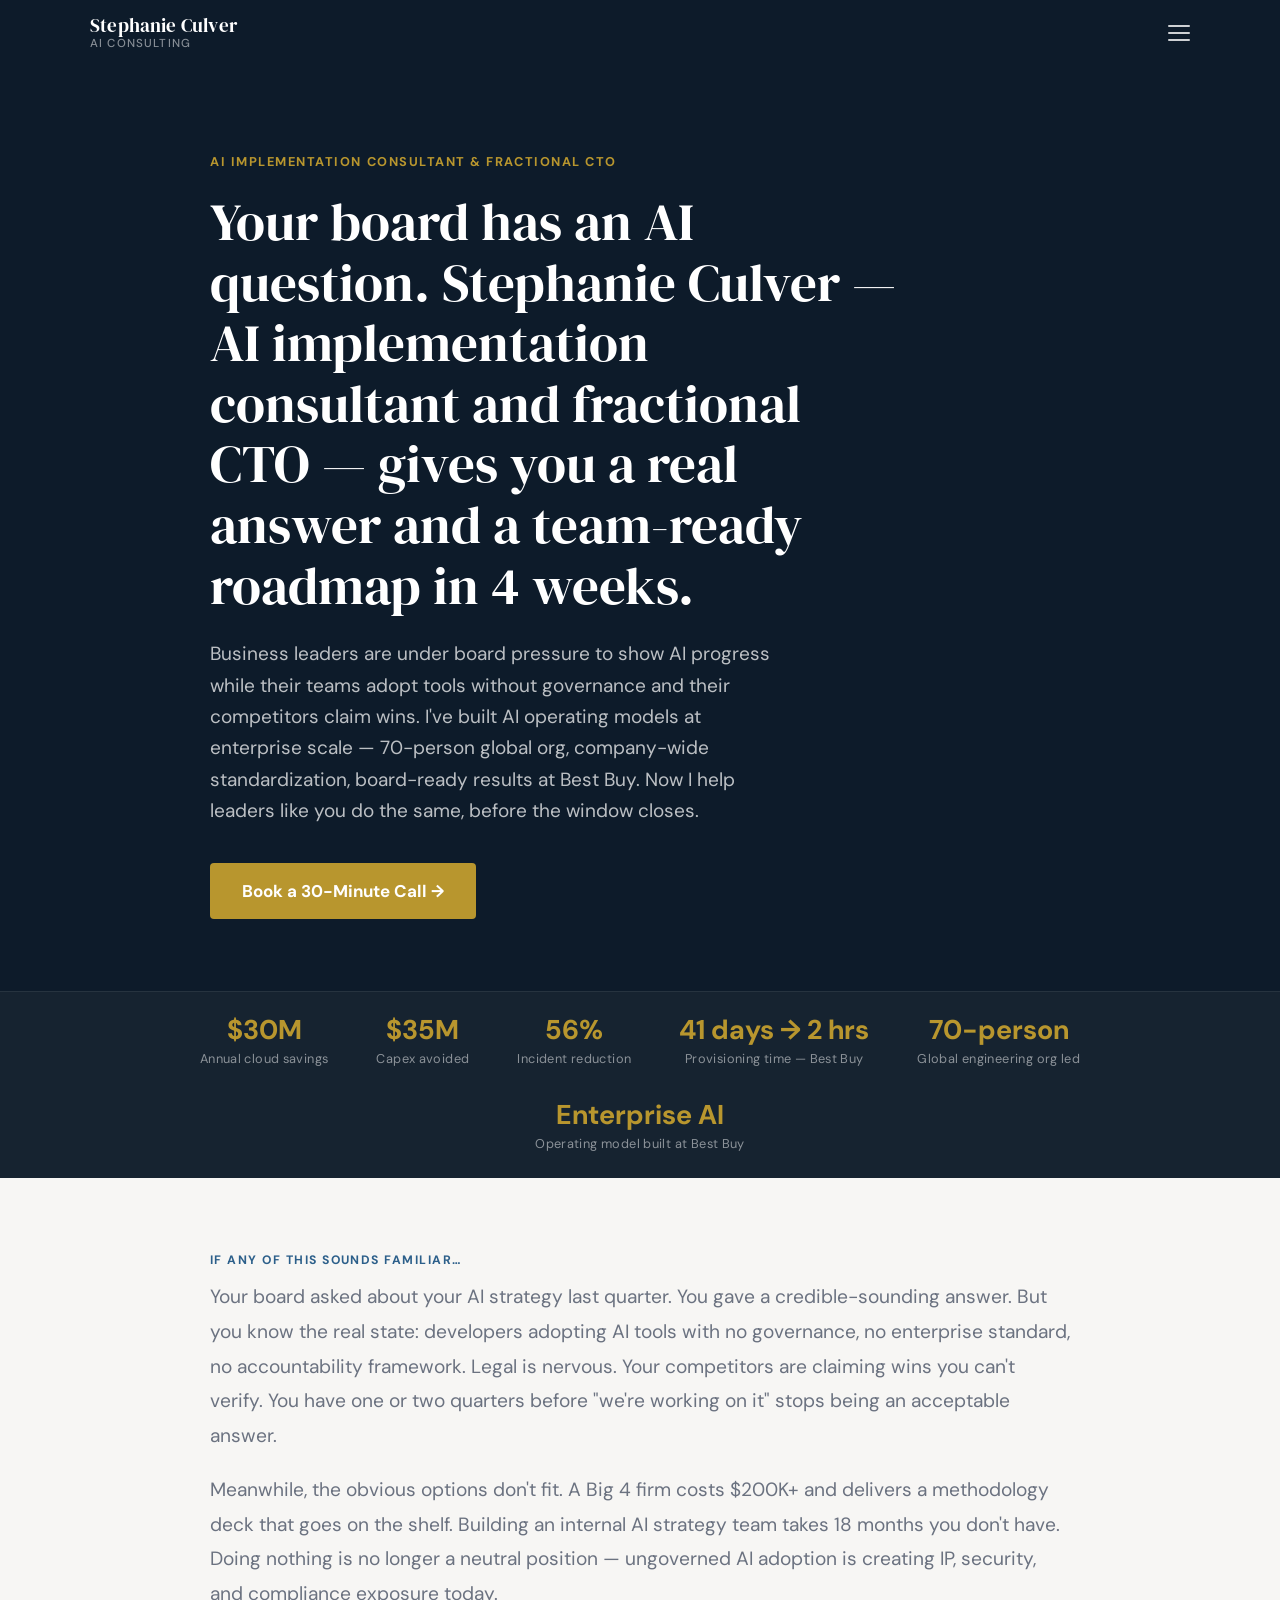
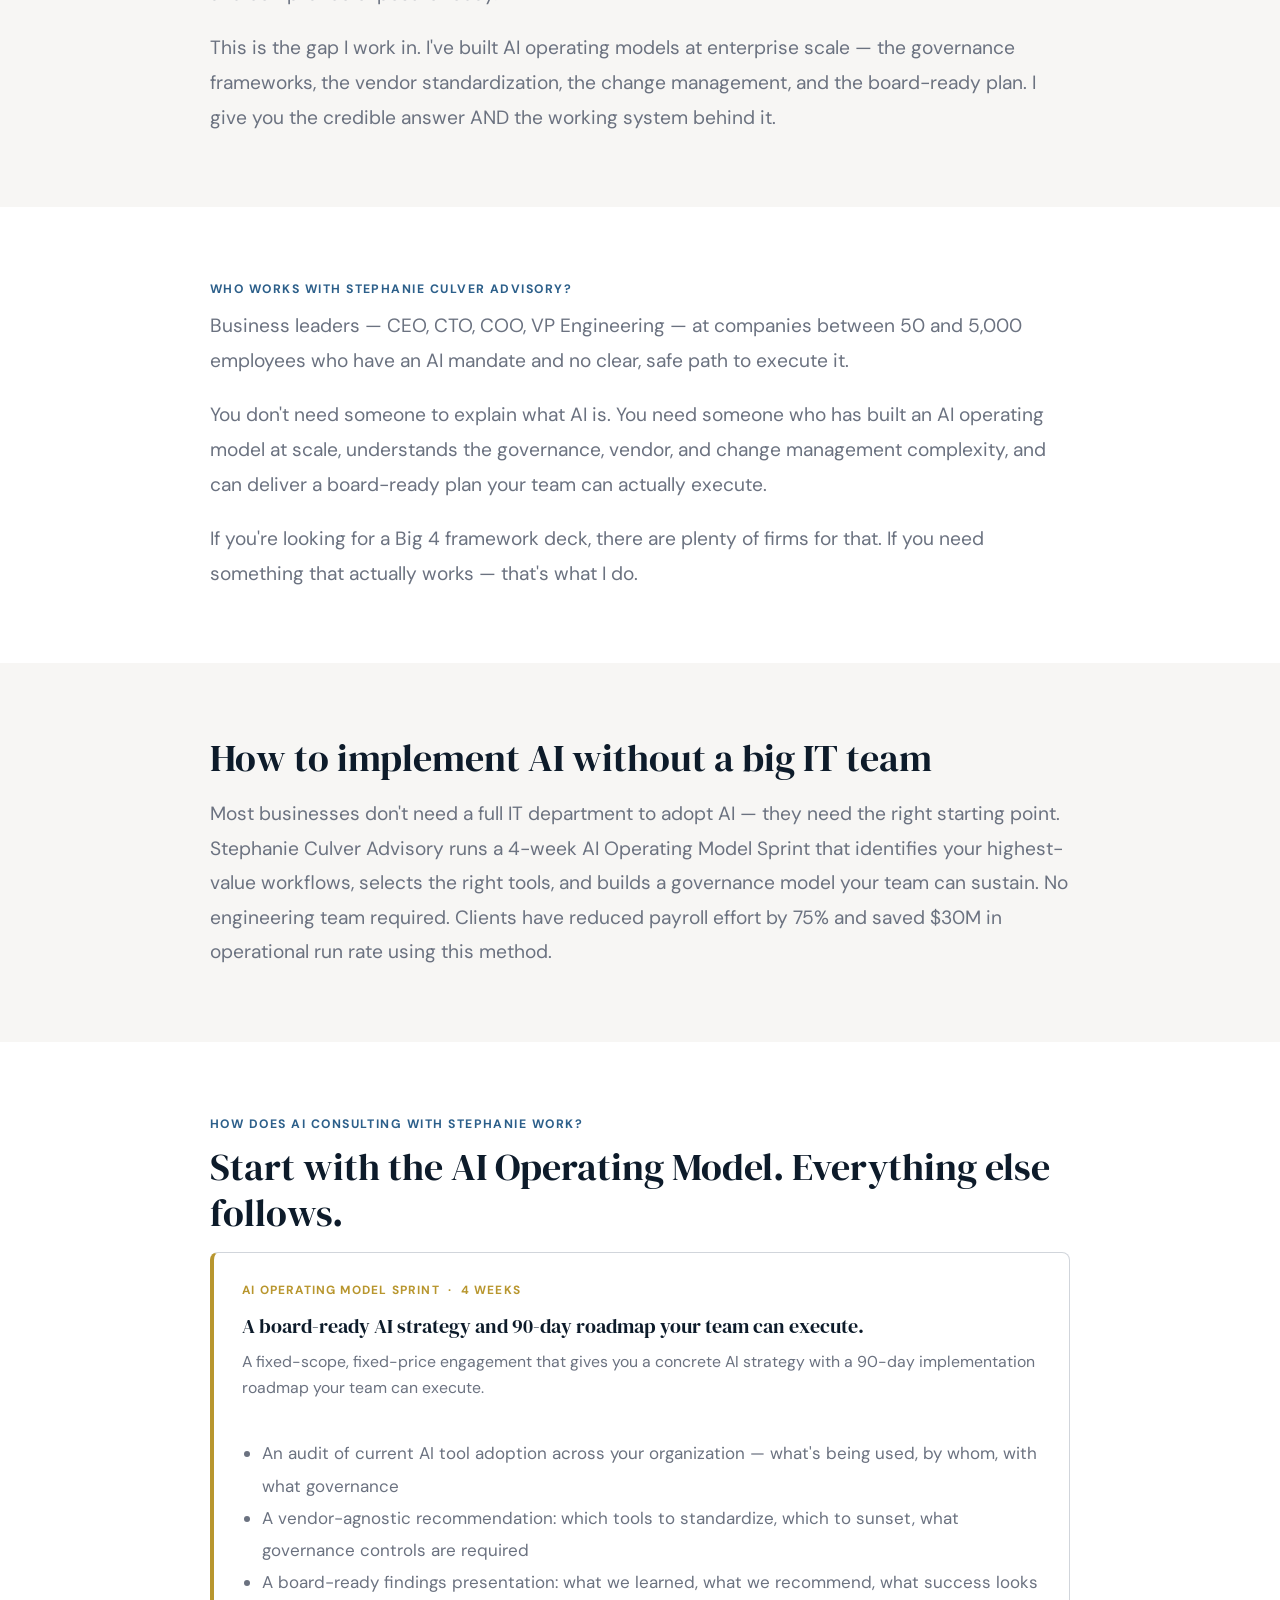
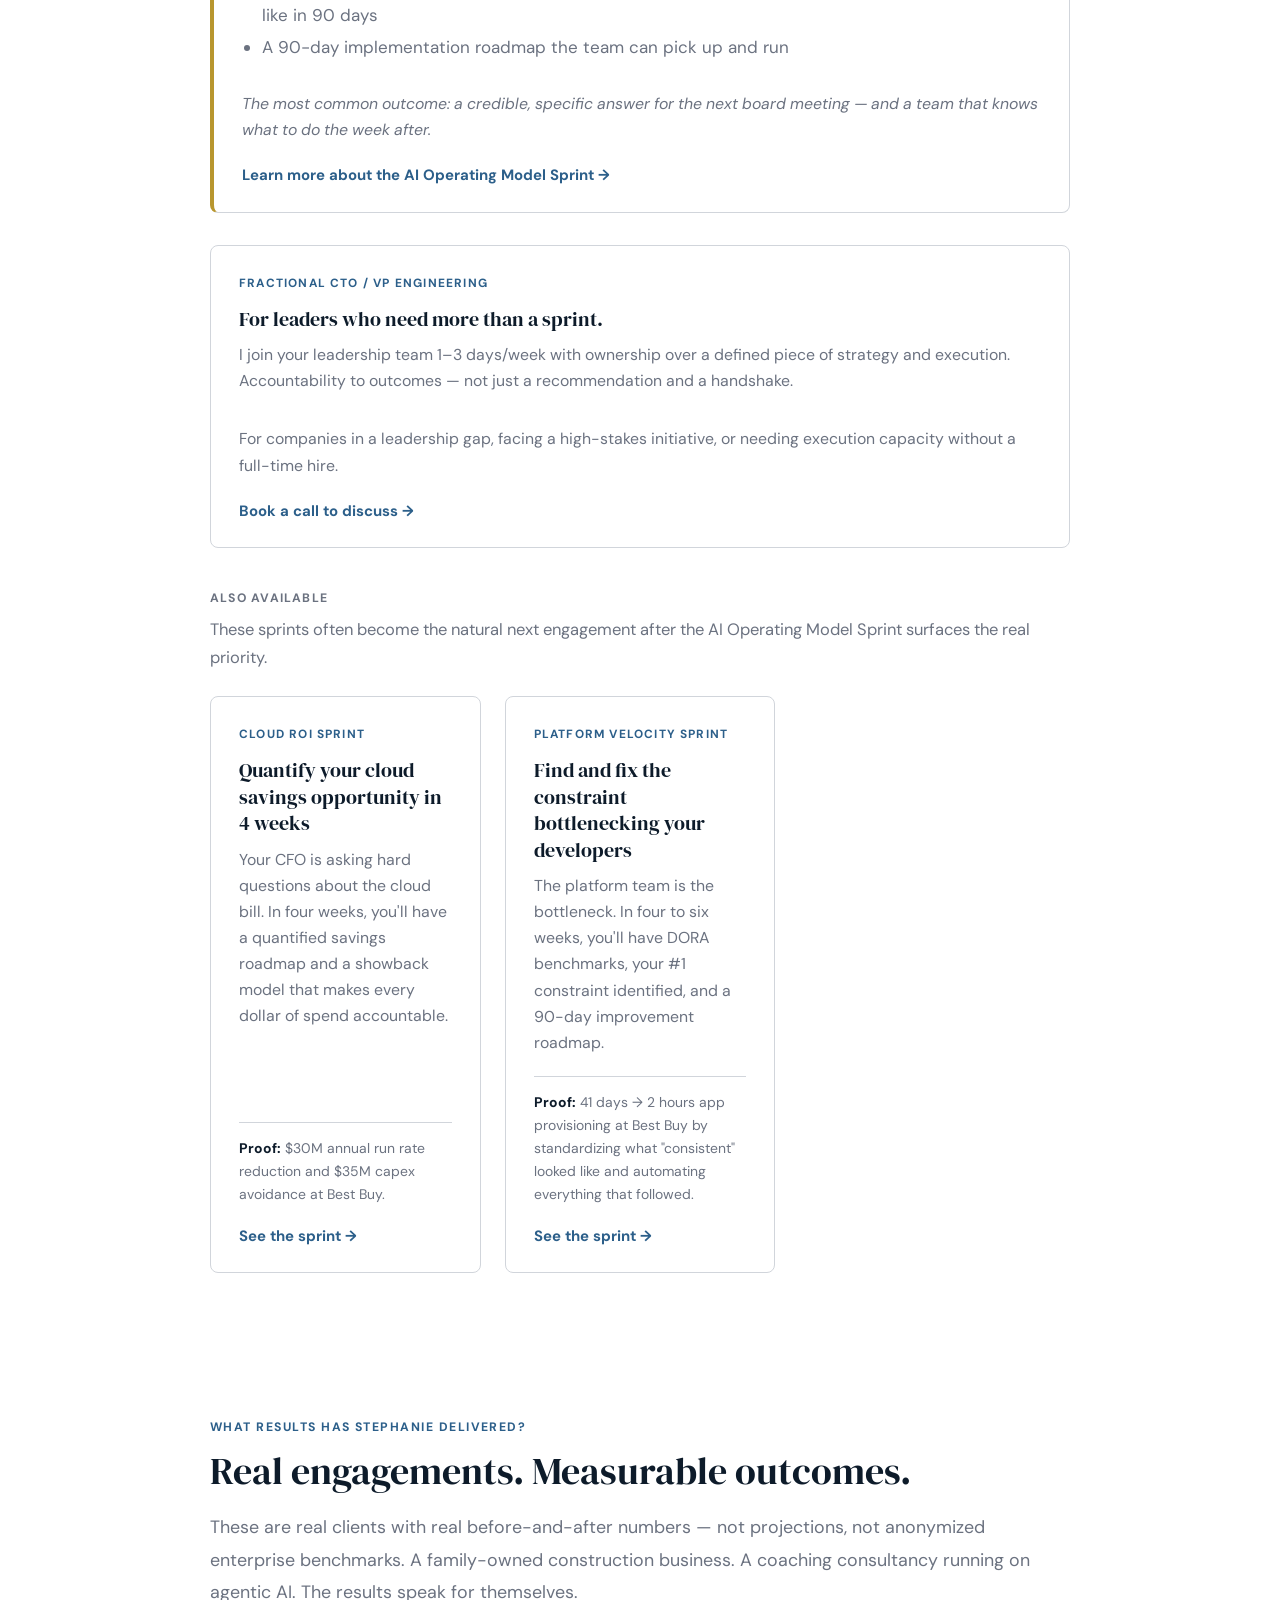
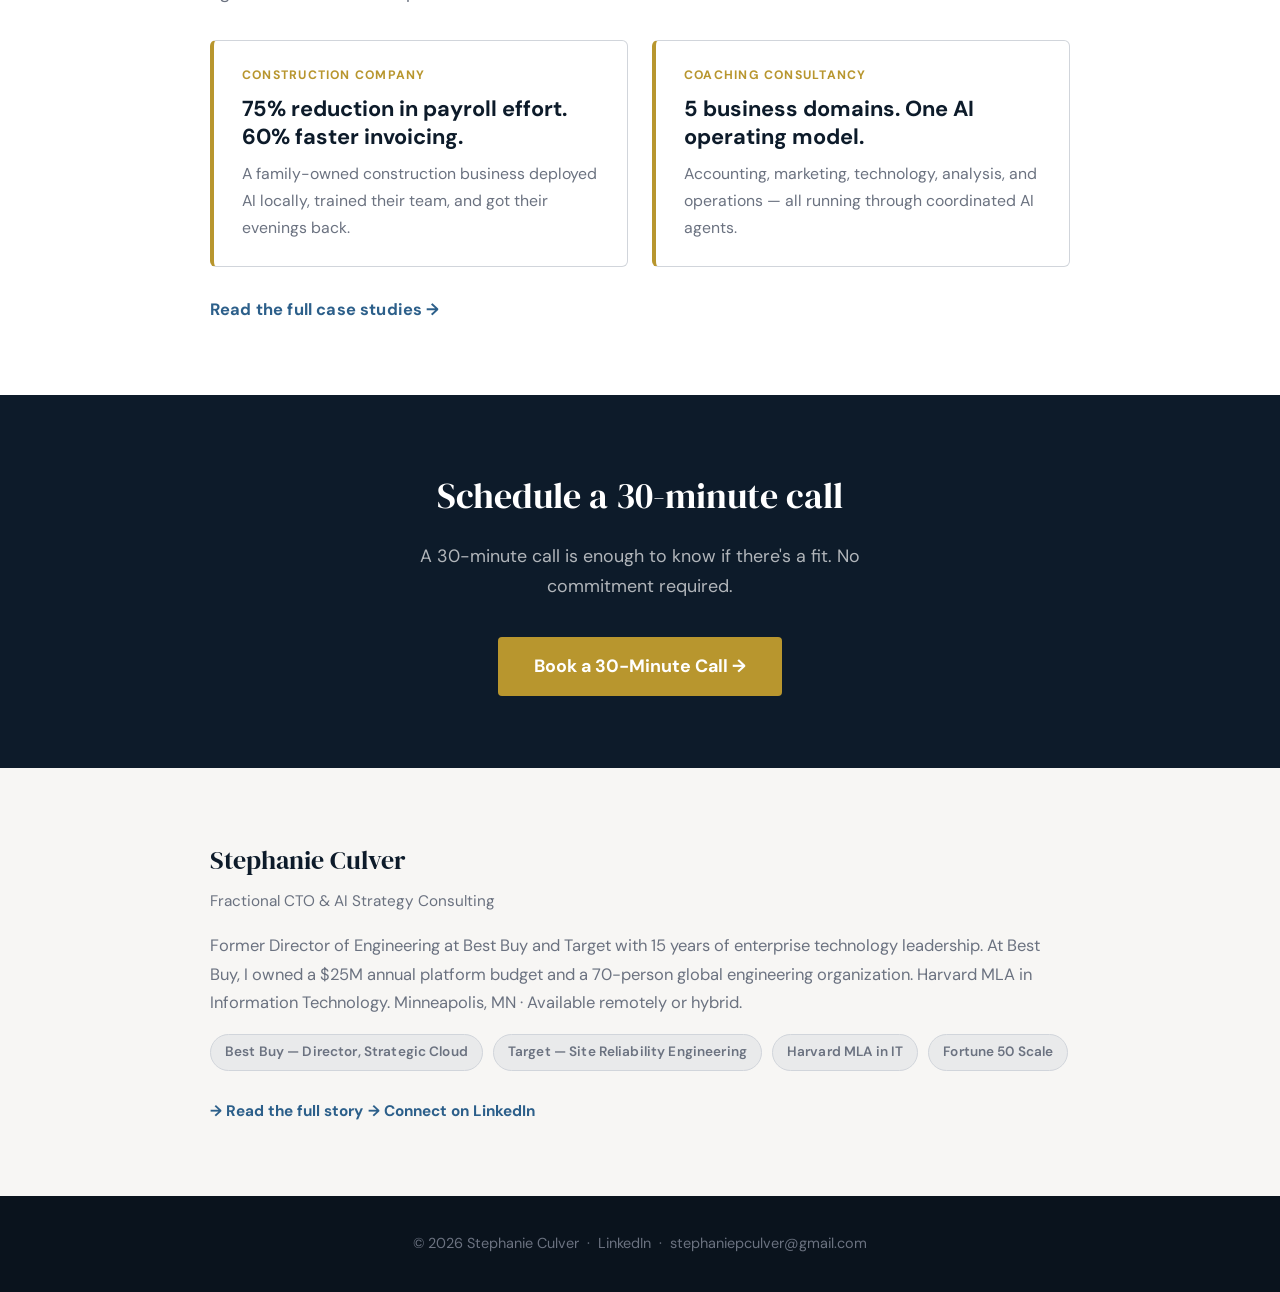
<file: index.html>
<!DOCTYPE html>
<html lang="en">
<head>
  <meta charset="UTF-8">
  <meta name="viewport" content="width=device-width, initial-scale=1.0">
  <title>Stephanie Culver — AI Implementation Consultant &amp; Fractional CTO</title>
  <meta name="description" content="AI implementation consultant &amp; fractional CTO. Stephanie Culver helps mid-market companies deploy AI in 4 weeks — $30M run rate savings, 10x ROI proven.">
  <link rel="canonical" href="https://stephaniepculver.com/">
  <meta property="og:type" content="website">
  <meta property="og:url" content="https://stephaniepculver.com/">
  <meta property="og:title" content="Stephanie Culver — AI Implementation Consultant &amp; Fractional CTO">
  <meta property="og:description" content="AI implementation consultant &amp; fractional CTO. Stephanie Culver helps mid-market companies deploy AI in 4 weeks — $30M run rate savings, 10x ROI proven.">
  <meta property="og:site_name" content="Stephanie Culver Advisory">
  <meta name="twitter:card" content="summary">
  <meta name="twitter:title" content="Stephanie Culver — AI Implementation Consultant &amp; Fractional CTO">
  <meta name="twitter:description" content="AI implementation consultant &amp; fractional CTO. Stephanie Culver helps mid-market companies deploy AI in 4 weeks — $30M run rate savings, 10x ROI proven.">
  <link rel="stylesheet" href="consulting/style.css">
  <style>
    @media (max-width: 640px) {
      .proof-stat { flex: 0 0 calc(50% - 24px); }
    }
    .offer-primary {
      border-left: 4px solid var(--accent);
      margin-bottom: 32px;
    }
    .offer-primary .card-tag {
      color: var(--accent);
    }
    .offer-secondary-label {
      font-size: 0.72rem;
      font-weight: 700;
      letter-spacing: 0.1em;
      text-transform: uppercase;
      color: var(--text-mid);
      margin: 40px 0 8px;
    }
    .offer-secondary-note {
      font-size: 0.97rem;
      color: var(--text-mid);
      margin-bottom: 24px;
      line-height: 1.7;
    }
    .offer-deliverables {
      margin: 16px 0;
      padding-left: 20px;
      color: var(--text-mid);
      line-height: 1.9;
    }
    .offer-outcome {
      font-style: italic;
      color: var(--text-mid);
      margin-top: 12px;
    }
  </style>
</head>
<body>

<header class="site-header">
  <nav>
    <a href="/" class="logo">
      <span class="logo-name">Stephanie Culver</span>
      <span class="logo-sub">AI Consulting</span>
    </a>
    <div class="nav-links" id="nav-links">
      <a href="/" class="nav-link">Home</a>
      <a href="/about" class="nav-link">About</a>
      <a href="/consulting/ai-governance-sprint.html" class="nav-link">AI Operating Model Sprint</a>
      <a href="#fractional-cto" class="nav-link">Fractional CTO</a>
      <span class="nav-section-label">More Sprints</span>
      <a href="/consulting/cloud-roi-sprint.html" class="nav-link">Cloud ROI</a>
      <a href="/consulting/platform-velocity-sprint.html" class="nav-link">Platform Velocity</a>
      <a href="/case-studies/" class="nav-link">Case Studies</a>
      <a href="/faq" class="nav-link">FAQ</a>
      <a href="https://calendar.app.google/pHjNMnkVQ1afNRvJA" class="nav-cta" target="_blank" rel="noopener">Book a Call</a>
    </div>
    <button class="nav-toggle" id="nav-toggle" aria-label="Toggle navigation">
      <span></span><span></span><span></span>
    </button>
  </nav>
</header>

<section class="hero">
  <div class="hero-inner">
    <span class="hero-label">AI Implementation Consultant &amp; Fractional CTO</span>
    <h1>Your board has an AI question. Stephanie Culver — AI implementation consultant and fractional CTO — gives you a real answer and a team-ready roadmap in 4 weeks.</h1>
    <p class="hero-sub">Business leaders are under board pressure to show AI progress while their teams adopt tools without governance and their competitors claim wins. I've built AI operating models at enterprise scale — 70-person global org, company-wide standardization, board-ready results at Best Buy. Now I help leaders like you do the same, before the window closes.</p>
    <div class="hero-actions">
      <a href="https://calendar.app.google/pHjNMnkVQ1afNRvJA" class="btn-primary" target="_blank" rel="noopener">Book a 30-Minute Call →</a>
    </div>
  </div>
</section>

<div class="proof-bar">
  <div class="proof-bar-inner">
    <div class="proof-stat">
      <span class="num">$30M</span>
      <span class="lbl">Annual cloud savings</span>
    </div>
    <div class="proof-stat">
      <span class="num">$35M</span>
      <span class="lbl">Capex avoided</span>
    </div>
    <div class="proof-stat">
      <span class="num">56%</span>
      <span class="lbl">Incident reduction</span>
    </div>
    <div class="proof-stat">
      <span class="num">41 days → 2 hrs</span>
      <span class="lbl">Provisioning time — Best Buy</span>
    </div>
    <div class="proof-stat">
      <span class="num">70-person</span>
      <span class="lbl">Global engineering org led</span>
    </div>
    <div class="proof-stat">
      <span class="num">Enterprise AI</span>
      <span class="lbl">Operating model built at Best Buy</span>
    </div>
  </div>
</div>

<!-- PROBLEM SECTION -->
<section class="section bg-light">
  <div class="section-inner">
    <div class="section-label">If any of this sounds familiar&hellip;</div>
    <p style="font-size: 1.13rem; line-height: 1.8; color: var(--text-mid);">
      Your board asked about your AI strategy last quarter. You gave a credible-sounding answer. But you know the real state: developers adopting AI tools with no governance, no enterprise standard, no accountability framework. Legal is nervous. Your competitors are claiming wins you can't verify. You have one or two quarters before "we're working on it" stops being an acceptable answer.
    </p>
    <p style="font-size: 1.13rem; line-height: 1.8; color: var(--text-mid); margin-top: 20px;">
      Meanwhile, the obvious options don't fit. A Big 4 firm costs $200K+ and delivers a methodology deck that goes on the shelf. Building an internal AI strategy team takes 18 months you don't have. Doing nothing is no longer a neutral position — ungoverned AI adoption is creating IP, security, and compliance exposure today.
    </p>
    <p style="font-size: 1.13rem; line-height: 1.8; color: var(--text-mid); margin-top: 20px;">
      This is the gap I work in. I've built AI operating models at enterprise scale — the governance frameworks, the vendor standardization, the change management, and the board-ready plan. I give you the credible answer AND the working system behind it.
    </p>
  </div>
</section>

<!-- WHO THIS IS FOR -->
<section class="section">
  <div class="section-inner">
    <div class="section-label">Who works with Stephanie Culver Advisory?</div>
    <p style="font-size: 1.13rem; line-height: 1.8; color: var(--text-mid);">
      Business leaders — CEO, CTO, COO, VP Engineering — at companies between 50 and 5,000 employees who have an AI mandate and no clear, safe path to execute it.
    </p>
    <p style="font-size: 1.13rem; line-height: 1.8; color: var(--text-mid); margin-top: 20px;">
      You don't need someone to explain what AI is. You need someone who has built an AI operating model at scale, understands the governance, vendor, and change management complexity, and can deliver a board-ready plan your team can actually execute.
    </p>
    <p style="font-size: 1.13rem; line-height: 1.8; color: var(--text-mid); margin-top: 20px;">
      If you're looking for a Big 4 framework deck, there are plenty of firms for that. If you need something that actually works — that's what I do.
    </p>
  </div>
</section>

<!-- HOW TO IMPLEMENT AI WITHOUT A BIG IT TEAM -->
<section class="section bg-light">
  <div class="section-inner">
    <h2>How to implement AI without a big IT team</h2>
    <p style="font-size: 1.13rem; line-height: 1.8; color: var(--text-mid);">
      Most businesses don't need a full IT department to adopt AI — they need the right starting point. Stephanie Culver Advisory runs a 4-week AI Operating Model Sprint that identifies your highest-value workflows, selects the right tools, and builds a governance model your team can sustain. No engineering team required. Clients have reduced payroll effort by 75% and saved $30M in operational run rate using this method.
    </p>
  </div>
</section>

<!-- WHAT I OFFER -->
<section class="section" id="offers">
  <div class="section-inner">
    <div class="section-label">How does AI consulting with Stephanie work?</div>
    <h2>Start with the AI Operating Model. Everything else follows.</h2>

    <div class="card offer-primary">
      <div class="card-tag">AI Operating Model Sprint &nbsp;·&nbsp; 4 weeks</div>
      <h3>A board-ready AI strategy and 90-day roadmap your team can execute.</h3>
      <p>A fixed-scope, fixed-price engagement that gives you a concrete AI strategy with a 90-day implementation roadmap your team can execute.</p>
      <ul class="offer-deliverables">
        <li>An audit of current AI tool adoption across your organization — what's being used, by whom, with what governance</li>
        <li>A vendor-agnostic recommendation: which tools to standardize, which to sunset, what governance controls are required</li>
        <li>A board-ready findings presentation: what we learned, what we recommend, what success looks like in 90 days</li>
        <li>A 90-day implementation roadmap the team can pick up and run</li>
      </ul>
      <p class="offer-outcome">The most common outcome: a credible, specific answer for the next board meeting — and a team that knows what to do the week after.</p>
      <a href="/consulting/ai-governance-sprint.html" class="card-link">Learn more about the AI Operating Model Sprint →</a>
    </div>

    <div id="fractional-cto" class="card" style="margin-bottom: 32px;">
      <div class="card-tag">Fractional CTO / VP Engineering</div>
      <h3>For leaders who need more than a sprint.</h3>
      <p>I join your leadership team 1–3 days/week with ownership over a defined piece of strategy and execution. Accountability to outcomes — not just a recommendation and a handshake.</p>
      <p style="margin-top: 12px; color: var(--text-mid);">For companies in a leadership gap, facing a high-stakes initiative, or needing execution capacity without a full-time hire.</p>
      <a href="https://calendar.app.google/pHjNMnkVQ1afNRvJA" class="card-link" target="_blank" rel="noopener">Book a call to discuss →</a>
    </div>

    <div class="offer-secondary-label">Also Available</div>
    <p class="offer-secondary-note">These sprints often become the natural next engagement after the AI Operating Model Sprint surfaces the real priority.</p>
    <div class="card-grid">
      <div class="card">
        <div class="card-tag">Cloud ROI Sprint</div>
        <h3>Quantify your cloud savings opportunity in 4 weeks</h3>
        <p>Your CFO is asking hard questions about the cloud bill. In four weeks, you'll have a quantified savings roadmap and a showback model that makes every dollar of spend accountable.</p>
        <div class="card-proof">
          <strong>Proof:</strong> $30M annual run rate reduction and $35M capex avoidance at Best Buy.
        </div>
        <a href="/consulting/cloud-roi-sprint.html" class="card-link">See the sprint →</a>
      </div>

      <div class="card">
        <div class="card-tag">Platform Velocity Sprint</div>
        <h3>Find and fix the constraint bottlenecking your developers</h3>
        <p>The platform team is the bottleneck. In four to six weeks, you'll have DORA benchmarks, your #1 constraint identified, and a 90-day improvement roadmap.</p>
        <div class="card-proof">
          <strong>Proof:</strong> 41 days → 2 hours app provisioning at Best Buy by standardizing what "consistent" looked like and automating everything that followed.
        </div>
        <a href="/consulting/platform-velocity-sprint.html" class="card-link">See the sprint →</a>
      </div>
    </div>
  </div>
</section>

<!-- CASE STUDIES TEASER -->
<section class="section" id="case-studies">
  <div class="section-inner">
    <div class="section-label">What results has Stephanie delivered?</div>
    <h2>Real engagements. Measurable outcomes.</h2>
    <p style="font-size: 1.05rem; color: var(--text-mid); line-height: 1.8; margin: 18px 0 32px;">These are real clients with real before-and-after numbers — not projections, not anonymized enterprise benchmarks. A family-owned construction business. A coaching consultancy running on agentic AI. The results speak for themselves.</p>
    <div style="display: flex; gap: 24px; flex-wrap: wrap;">
      <div style="flex: 1; min-width: 260px; padding: 24px 28px; border: 1px solid var(--line); border-left: 4px solid var(--accent); border-radius: 6px;">
        <div style="font-size: 0.72rem; font-weight: 700; letter-spacing: 0.1em; text-transform: uppercase; color: var(--accent); margin-bottom: 10px;">Construction Company</div>
        <p style="font-size: 1.28rem; font-weight: 700; color: var(--navy); line-height: 1.3; margin-bottom: 10px;">75% reduction in payroll effort. 60% faster invoicing.</p>
        <p style="font-size: 0.93rem; color: var(--text-mid); line-height: 1.7;">A family-owned construction business deployed AI locally, trained their team, and got their evenings back.</p>
      </div>
      <div style="flex: 1; min-width: 260px; padding: 24px 28px; border: 1px solid var(--line); border-left: 4px solid var(--accent); border-radius: 6px;">
        <div style="font-size: 0.72rem; font-weight: 700; letter-spacing: 0.1em; text-transform: uppercase; color: var(--accent); margin-bottom: 10px;">Coaching Consultancy</div>
        <p style="font-size: 1.28rem; font-weight: 700; color: var(--navy); line-height: 1.3; margin-bottom: 10px;">5 business domains. One AI operating model.</p>
        <p style="font-size: 0.93rem; color: var(--text-mid); line-height: 1.7;">Accounting, marketing, technology, analysis, and operations — all running through coordinated AI agents.</p>
      </div>
    </div>
    <div style="margin-top: 28px;">
      <a href="/case-studies/" style="font-size: 0.97rem; font-weight: 700; color: var(--blue); text-decoration: none; letter-spacing: 0.01em;">Read the full case studies →</a>
    </div>
  </div>
</section>

<!-- BOTTOM CTA -->
<div class="cta-band">
  <div class="cta-band-inner">
    <h2>Schedule a 30-minute call</h2>
    <p>A 30-minute call is enough to know if there's a fit. No commitment required.</p>
    <a href="https://calendar.app.google/pHjNMnkVQ1afNRvJA" class="btn-primary" target="_blank" rel="noopener">Book a 30-Minute Call →</a>
  </div>
</div>

<!-- BIO -->
<section class="section bg-light">
  <div class="section-inner">
    <div class="bio-block">
      <div class="bio-text">
        <h3>Stephanie Culver</h3>
        <div class="title-line">Fractional CTO &amp; AI Strategy Consulting</div>
        <p>Former Director of Engineering at Best Buy and Target with 15 years of enterprise technology leadership. At Best Buy, I owned a $25M annual platform budget and a 70-person global engineering organization. Harvard MLA in Information Technology. Minneapolis, MN · Available remotely or hybrid.</p>
        <div class="cred-list">
          <span class="cred-pill">Best Buy — Director, Strategic Cloud</span>
          <span class="cred-pill">Target — Site Reliability Engineering</span>
          <span class="cred-pill">Harvard MLA in IT</span>
          <span class="cred-pill">Fortune 50 Scale</span>
        </div>
        <a href="/about" class="bio-link">→ Read the full story</a>
        <a href="https://www.linkedin.com/in/stephaniepculver/" class="bio-link" target="_blank" rel="noopener" style="margin-top:8px;">→ Connect on LinkedIn</a>
      </div>
    </div>
  </div>
</section>

<footer>
  <p>© 2026 Stephanie Culver &nbsp;·&nbsp; <a href="https://www.linkedin.com/in/stephaniepculver/" target="_blank" rel="noopener">LinkedIn</a> &nbsp;·&nbsp; <a href="mailto:stephaniepculver@gmail.com">stephaniepculver@gmail.com</a></p>
</footer>

<script>
const toggle = document.getElementById('nav-toggle');
const links = document.getElementById('nav-links');
toggle.addEventListener('click', () => links.classList.toggle('open'));
</script>
</body>
</html>
</file>
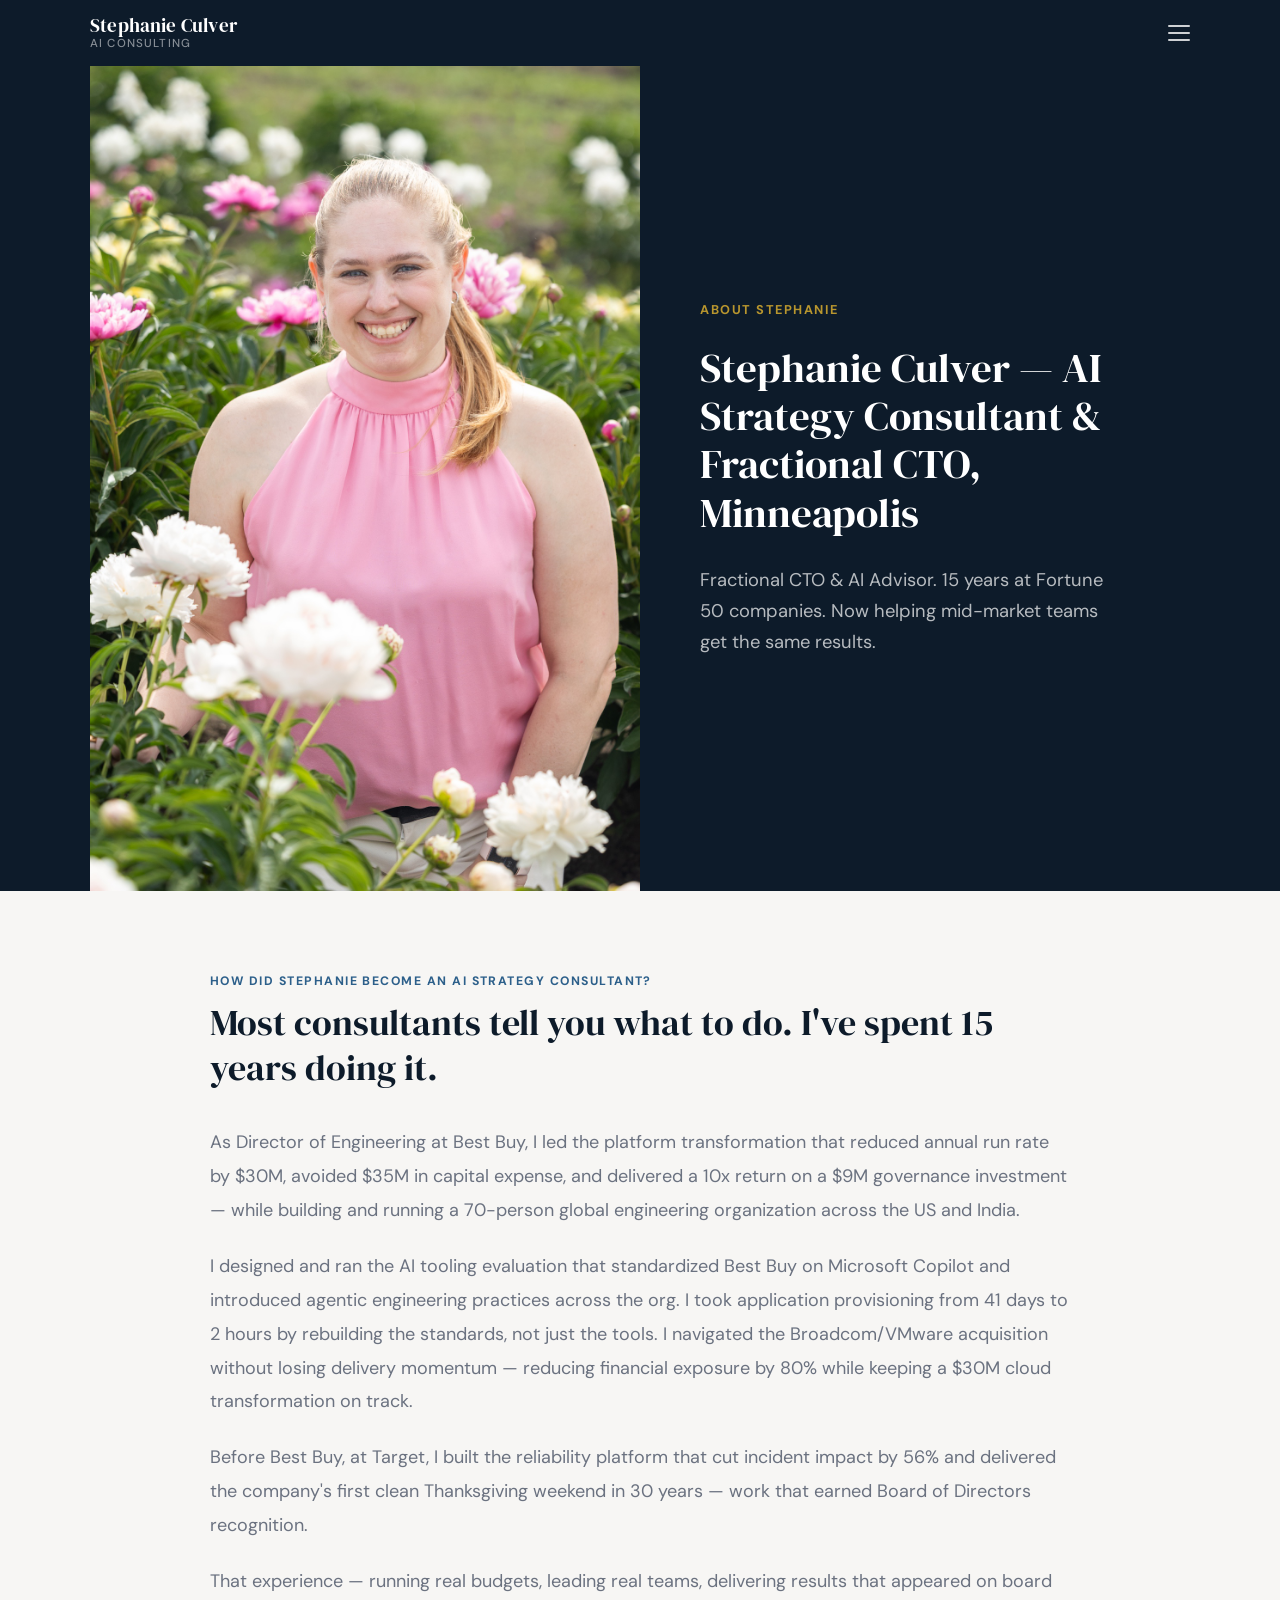
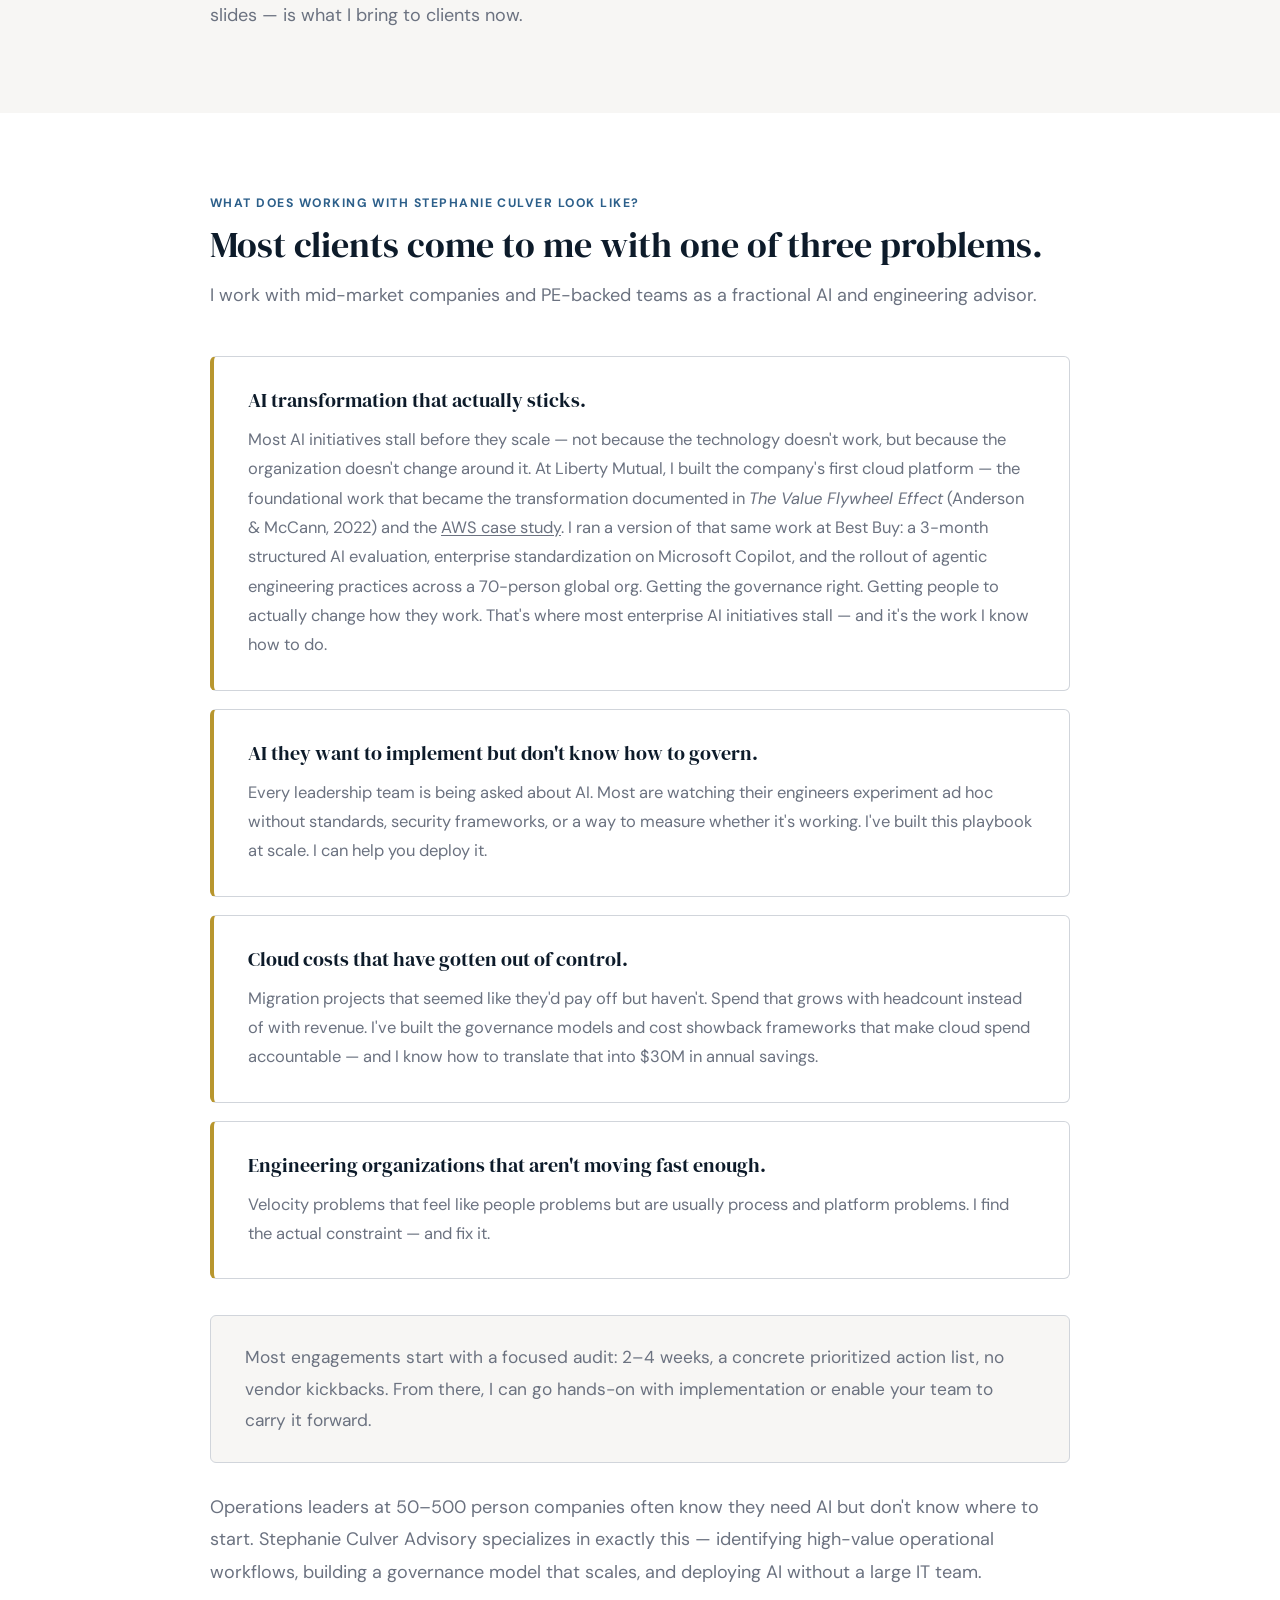
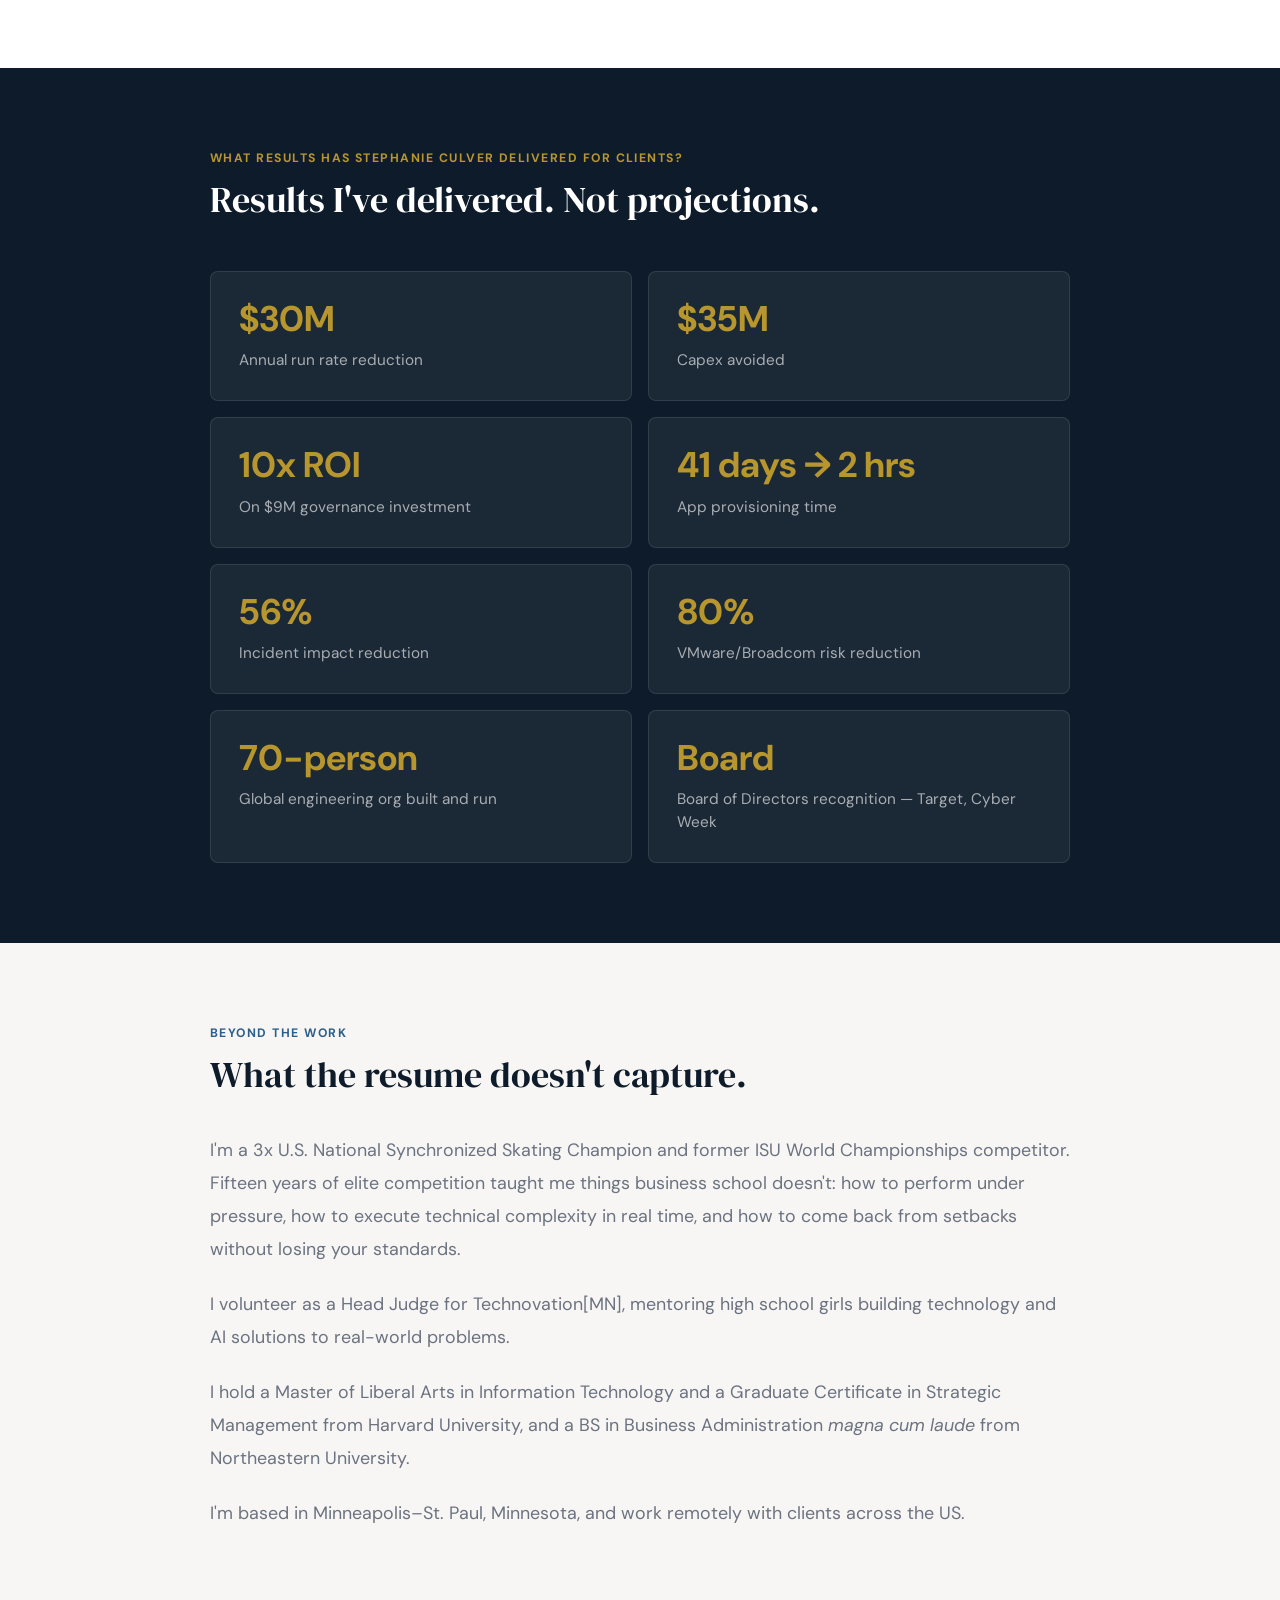
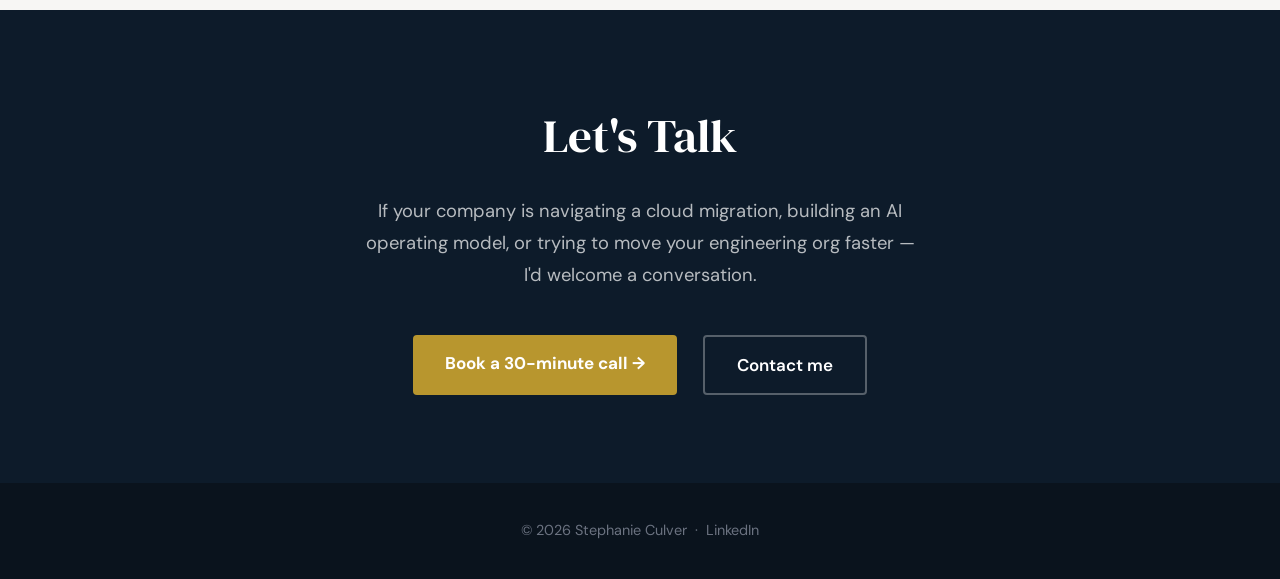
<file: about/index.html>
<!DOCTYPE html>
<html lang="en">
<head>
  <meta charset="UTF-8">
  <meta name="viewport" content="width=device-width, initial-scale=1.0">
  <title>About — Stephanie Culver</title>
  <meta name="description" content="Meet Stephanie Culver — AI strategy consultant with Harvard credentials and 15+ years at Best Buy and Target. $30M run rate reduction. Based in Minneapolis.">
  <link rel="canonical" href="https://stephaniepculver.com/about/">
  <meta property="og:type" content="profile">
  <meta property="og:url" content="https://stephaniepculver.com/about/">
  <meta property="og:title" content="About — Stephanie Culver">
  <meta property="og:description" content="Meet Stephanie Culver — AI strategy consultant with Harvard credentials and 15+ years at Best Buy and Target. $30M run rate reduction. Based in Minneapolis.">
  <meta property="og:site_name" content="Stephanie Culver Advisory">
  <meta name="twitter:card" content="summary">
  <meta name="twitter:title" content="About — Stephanie Culver">
  <meta name="twitter:description" content="Meet Stephanie Culver — AI strategy consultant with Harvard credentials and 15+ years at Best Buy and Target. $30M run rate reduction. Based in Minneapolis.">
  <link rel="stylesheet" href="../consulting/style.css">
  <style>

    /* ─── ABOUT HERO: split portrait + headline ─── */
    .about-hero {
      background: var(--navy);
      color: #fff;
    }
    .about-hero-inner {
      max-width: var(--max-wide);
      margin: 0 auto;
      display: grid;
      grid-template-columns: 1fr 1fr;
      min-height: 520px;
    }
    .about-hero-photo {
      position: relative;
      overflow: hidden;
      min-height: 480px;
    }
    .about-hero-text {
      padding: 80px 64px 80px 60px;
      display: flex;
      flex-direction: column;
      justify-content: center;
    }
    .about-hero-text .hero-label {
      margin-bottom: 24px;
    }
    .about-hero-text h1 {
      font-family: var(--font);
      font-size: clamp(1.85rem, 3.2vw, 2.65rem);
      font-weight: 400;
      line-height: 1.18;
      margin-bottom: 28px;
      color: #fff;
    }
    .about-hero-text .hero-sub {
      font-size: 1.08rem;
      color: rgba(255,255,255,0.7);
      line-height: 1.7;
      margin-bottom: 0;
    }

    /* ─── THE STORY ─── */
    .story-section {
      padding: 80px 24px;
      background: var(--off-white);
    }
    .story-section .section-inner {
      max-width: var(--max);
      margin: 0 auto;
    }
    .story-section .section-h2 {
      font-family: var(--font);
      font-size: clamp(1.65rem, 3vw, 2.1rem);
      color: var(--navy);
      font-weight: 400;
      margin-bottom: 36px;
      line-height: 1.25;
    }
    .story-section p {
      font-size: 1.06rem;
      color: var(--text-mid);
      line-height: 1.88;
      margin-bottom: 22px;
    }
    .story-section p:last-child { margin-bottom: 0; }

    /* ─── HOW I WORK ─── */
    .how-section {
      padding: 80px 24px;
      background: #fff;
    }
    .how-section .section-inner {
      max-width: var(--max);
      margin: 0 auto;
    }
    .how-section .section-h2 {
      font-family: var(--font);
      font-size: clamp(1.65rem, 3vw, 2.1rem);
      color: var(--navy);
      font-weight: 400;
      line-height: 1.25;
      margin-bottom: 12px;
    }
    .how-intro {
      font-size: 1.06rem;
      color: var(--text-mid);
      line-height: 1.8;
      margin-bottom: 44px;
    }
    .problem-block {
      padding: 30px 34px;
      border: 1px solid var(--line);
      border-left: 4px solid var(--accent);
      border-radius: 6px;
      margin-bottom: 18px;
    }
    .problem-block h3 {
      font-family: var(--font);
      font-size: 1.18rem;
      font-weight: 400;
      color: var(--navy);
      margin-bottom: 12px;
      line-height: 1.3;
    }
    .problem-block p {
      font-size: 0.97rem;
      color: var(--text-mid);
      line-height: 1.78;
    }
    .how-footer {
      margin-top: 36px;
      padding: 26px 34px;
      background: var(--off-white);
      border-radius: 6px;
      border: 1px solid var(--line);
    }
    .how-footer p {
      font-size: 1.02rem;
      color: var(--text-mid);
      line-height: 1.8;
    }

    /* ─── BY THE NUMBERS ─── */
    .numbers-section {
      padding: 80px 24px;
      background: var(--navy);
      color: #fff;
    }
    .numbers-section .section-inner {
      max-width: var(--max);
      margin: 0 auto;
    }
    .numbers-section .section-label { color: var(--accent); }
    .numbers-section .section-h2 {
      font-family: var(--font);
      font-size: clamp(1.65rem, 3vw, 2.1rem);
      font-weight: 400;
      color: #fff;
      margin-bottom: 48px;
      line-height: 1.25;
    }
    .numbers-grid {
      display: grid;
      grid-template-columns: repeat(2, 1fr);
      gap: 16px;
    }
    .number-card {
      background: rgba(255,255,255,0.06);
      border: 1px solid rgba(255,255,255,0.1);
      border-radius: 8px;
      padding: 28px 28px;
      transition: background 0.18s;
    }
    .number-card:hover {
      background: rgba(255,255,255,0.09);
    }
    .number-card .num {
      font-family: var(--font-sans);
      font-size: 2.1rem;
      font-weight: 700;
      color: var(--accent);
      line-height: 1.1;
      margin-bottom: 10px;
    }
    .number-card .lbl {
      font-size: 0.9rem;
      color: rgba(255,255,255,0.62);
      line-height: 1.5;
    }

    /* ─── BEYOND THE WORK ─── */
    .beyond-section {
      padding: 80px 24px;
      background: var(--off-white);
    }
    .beyond-section .section-inner {
      max-width: var(--max);
      margin: 0 auto;
    }
    .beyond-section .section-h2 {
      font-family: var(--font);
      font-size: clamp(1.65rem, 3vw, 2.1rem);
      color: var(--navy);
      font-weight: 400;
      margin-bottom: 36px;
      line-height: 1.25;
    }
    .beyond-section p {
      font-size: 1.05rem;
      color: var(--text-mid);
      line-height: 1.85;
      margin-bottom: 22px;
    }
    .beyond-section p:last-child { margin-bottom: 0; }

    /* ─── CTA ─── */
    .cta-section {
      padding: 88px 24px;
      background: var(--navy);
      color: #fff;
      text-align: center;
    }
    .cta-section h2 {
      font-family: var(--font);
      font-size: clamp(2rem, 4vw, 2.75rem);
      font-weight: 400;
      color: #fff;
      margin-bottom: 20px;
    }
    .cta-section p {
      font-size: 1.08rem;
      color: rgba(255,255,255,0.7);
      max-width: 560px;
      margin: 0 auto 44px;
      line-height: 1.75;
    }
    .cta-actions {
      display: flex;
      gap: 14px;
      justify-content: center;
      flex-wrap: wrap;
    }

    .problem-block a {
      color: inherit;
      text-decoration: underline;
      text-underline-offset: 2px;
    }

    /* ─── RESPONSIVE ─── */
    @media (max-width: 900px) {
      .about-hero-inner {
        grid-template-columns: 1fr;
      }
      .about-hero-photo {
        min-height: 340px;
        max-height: 400px;
      }
      .about-hero-photo-placeholder {
        min-height: 340px;
      }
      .about-hero-text {
        padding: 56px 32px;
      }
    }

    @media (max-width: 640px) {
      .about-hero-text {
        padding: 44px 20px;
      }
      .numbers-grid {
        grid-template-columns: 1fr;
      }
      .problem-block {
        padding: 24px 20px;
      }
      .how-footer {
        padding: 22px 20px;
      }
      .cta-section { padding: 64px 20px; }
    }
  </style>
</head>
<body>

<header class="site-header">
  <nav>
    <a href="/" class="logo">
      <span class="logo-name">Stephanie Culver</span>
      <span class="logo-sub">AI Consulting</span>
    </a>
    <div class="nav-links" id="nav-links">
      <a href="/" class="nav-link">Home</a>
      <a href="/about" class="nav-link">About</a>
      <span class="nav-section-label">Sprints</span>
      <a href="/consulting/ai-transformation-sprint.html" class="nav-link">AI Transformation</a>
      <a href="/consulting/ai-governance-sprint.html" class="nav-link">AI Governance</a>
      <a href="/consulting/platform-velocity-sprint.html" class="nav-link">Platform Velocity</a>
      <a href="/consulting/cloud-roi-sprint.html" class="nav-link">Cloud ROI</a>
      <a href="/case-studies/" class="nav-link">Case Studies</a>
      <a href="/faq" class="nav-link">FAQ</a>
      <a href="https://calendar.app.google/pHjNMnkVQ1afNRvJA" class="nav-cta" target="_blank" rel="noopener">Book a Call</a>
    </div>
    <button class="nav-toggle" id="nav-toggle" aria-label="Toggle navigation">
      <span></span><span></span><span></span>
    </button>
  </nav>
</header>

<!-- HERO: portrait + headline split -->
<section class="about-hero">
  <div class="about-hero-inner">
    <div class="about-hero-photo">
      <img src="/assets/images/stephanie-culver-headshot.jpg"
           alt="Stephanie Culver in a peony field"
           width="100%" height="100%"
           style="object-fit:cover;object-position:center top;display:block;">
    </div>
    <div class="about-hero-text">
      <span class="hero-label">About Stephanie</span>
      <h1>Stephanie Culver — AI Strategy Consultant &amp; Fractional CTO, Minneapolis</h1>
      <p class="hero-sub">Fractional CTO &amp; AI Advisor. 15 years at Fortune 50 companies. Now helping mid-market teams get the same results.</p>
    </div>
  </div>
</section>

<!-- THE STORY -->
<section class="story-section">
  <div class="section-inner">
    <div class="section-label">How did Stephanie become an AI strategy consultant?</div>
    <h2 class="section-h2">Most consultants tell you what to do. I've spent 15 years doing it.</h2>
    <p>As Director of Engineering at Best Buy, I led the platform transformation that reduced annual run rate by $30M, avoided $35M in capital expense, and delivered a 10x return on a $9M governance investment — while building and running a 70-person global engineering organization across the US and India.</p>
    <p>I designed and ran the AI tooling evaluation that standardized Best Buy on Microsoft Copilot and introduced agentic engineering practices across the org. I took application provisioning from 41 days to 2 hours by rebuilding the standards, not just the tools. I navigated the Broadcom/VMware acquisition without losing delivery momentum — reducing financial exposure by 80% while keeping a $30M cloud transformation on track.</p>
    <p>Before Best Buy, at Target, I built the reliability platform that cut incident impact by 56% and delivered the company's first clean Thanksgiving weekend in 30 years — work that earned Board of Directors recognition.</p>
    <p>That experience — running real budgets, leading real teams, delivering results that appeared on board slides — is what I bring to clients now.</p>
  </div>
</section>

<!-- HOW I WORK -->
<section class="how-section">
  <div class="section-inner">
    <div class="section-label">What does working with Stephanie Culver look like?</div>
    <h2 class="section-h2">Most clients come to me with one of three problems.</h2>
    <p class="how-intro">I work with mid-market companies and PE-backed teams as a fractional AI and engineering advisor.</p>

    <div class="problem-block">
      <h3>AI transformation that actually sticks.</h3>
      <p>Most AI initiatives stall before they scale — not because the technology doesn't work, but because the organization doesn't change around it. At Liberty Mutual, I built the company's first cloud platform — the foundational work that became the transformation documented in <em>The Value Flywheel Effect</em> (Anderson &amp; McCann, 2022) and the <a href="https://aws.amazon.com/solutions/case-studies/liberty-mutual-case-study/" target="_blank" rel="noopener">AWS case study</a>. I ran a version of that same work at Best Buy: a 3-month structured AI evaluation, enterprise standardization on Microsoft Copilot, and the rollout of agentic engineering practices across a 70-person global org. Getting the governance right. Getting people to actually change how they work. That's where most enterprise AI initiatives stall — and it's the work I know how to do.</p>
    </div>

    <div class="problem-block">
      <h3>AI they want to implement but don't know how to govern.</h3>
      <p>Every leadership team is being asked about AI. Most are watching their engineers experiment ad hoc without standards, security frameworks, or a way to measure whether it's working. I've built this playbook at scale. I can help you deploy it.</p>
    </div>

    <div class="problem-block">
      <h3>Cloud costs that have gotten out of control.</h3>
      <p>Migration projects that seemed like they'd pay off but haven't. Spend that grows with headcount instead of with revenue. I've built the governance models and cost showback frameworks that make cloud spend accountable — and I know how to translate that into $30M in annual savings.</p>
    </div>

    <div class="problem-block">
      <h3>Engineering organizations that aren't moving fast enough.</h3>
      <p>Velocity problems that feel like people problems but are usually process and platform problems. I find the actual constraint — and fix it.</p>
    </div>

    <div class="how-footer">
      <p>Most engagements start with a focused audit: 2–4 weeks, a concrete prioritized action list, no vendor kickbacks. From there, I can go hands-on with implementation or enable your team to carry it forward.</p>
    </div>
    <p style="font-size: 1.06rem; color: var(--text-mid); line-height: 1.8; margin-top: 28px;">Operations leaders at 50–500 person companies often know they need AI but don't know where to start. Stephanie Culver Advisory specializes in exactly this — identifying high-value operational workflows, building a governance model that scales, and deploying AI without a large IT team.</p>
  </div>
</section>

<!-- BY THE NUMBERS -->
<section class="numbers-section">
  <div class="section-inner">
    <div class="section-label">What results has Stephanie Culver delivered for clients?</div>
    <h2 class="section-h2">Results I've delivered. Not projections.</h2>
    <div class="numbers-grid">
      <div class="number-card">
        <div class="num">$30M</div>
        <div class="lbl">Annual run rate reduction</div>
      </div>
      <div class="number-card">
        <div class="num">$35M</div>
        <div class="lbl">Capex avoided</div>
      </div>
      <div class="number-card">
        <div class="num">10x ROI</div>
        <div class="lbl">On $9M governance investment</div>
      </div>
      <div class="number-card">
        <div class="num">41 days → 2 hrs</div>
        <div class="lbl">App provisioning time</div>
      </div>
      <div class="number-card">
        <div class="num">56%</div>
        <div class="lbl">Incident impact reduction</div>
      </div>
      <div class="number-card">
        <div class="num">80%</div>
        <div class="lbl">VMware/Broadcom risk reduction</div>
      </div>
      <div class="number-card">
        <div class="num">70-person</div>
        <div class="lbl">Global engineering org built and run</div>
      </div>
      <div class="number-card">
        <div class="num">Board</div>
        <div class="lbl">Board of Directors recognition — Target, Cyber Week</div>
      </div>
    </div>
  </div>
</section>

<!-- BEYOND THE WORK -->
<section class="beyond-section">
  <div class="section-inner">
    <div class="section-label">Beyond the Work</div>
    <h2 class="section-h2">What the resume doesn't capture.</h2>
    <p>I'm a 3x U.S. National Synchronized Skating Champion and former ISU World Championships competitor. Fifteen years of elite competition taught me things business school doesn't: how to perform under pressure, how to execute technical complexity in real time, and how to come back from setbacks without losing your standards.</p>
    <p>I volunteer as a Head Judge for Technovation[MN], mentoring high school girls building technology and AI solutions to real-world problems.</p>
    <p>I hold a Master of Liberal Arts in Information Technology and a Graduate Certificate in Strategic Management from Harvard University, and a BS in Business Administration <em>magna cum laude</em> from Northeastern University.</p>
    <p>I'm based in Minneapolis–St. Paul, Minnesota, and work remotely with clients across the US.</p>
  </div>
</section>

<!-- CTA: LET'S TALK -->
<section class="cta-section">
  <h2>Let's Talk</h2>
  <p>If your company is navigating a cloud migration, building an AI operating model, or trying to move your engineering org faster — I'd welcome a conversation.</p>
  <div class="cta-actions">
    <!-- Primary CTA: replace with Calendly URL when Stephanie provides it -->
    <a href="https://calendar.app.google/pHjNMnkVQ1afNRvJA" class="btn-primary" target="_blank" rel="noopener">Book a 30-minute call →</a>
    <a href="mailto:stephaniepculver@gmail.com" class="btn-secondary">Contact me</a>
  </div>
</section>

<footer>
  <p>© 2026 Stephanie Culver &nbsp;·&nbsp; <a href="https://www.linkedin.com/in/stephaniepculver/" target="_blank" rel="noopener">LinkedIn</a></p>
</footer>

<script>
const toggle = document.getElementById('nav-toggle');
const links = document.getElementById('nav-links');
toggle.addEventListener('click', () => links.classList.toggle('open'));
</script>
</body>
</html>
</file>
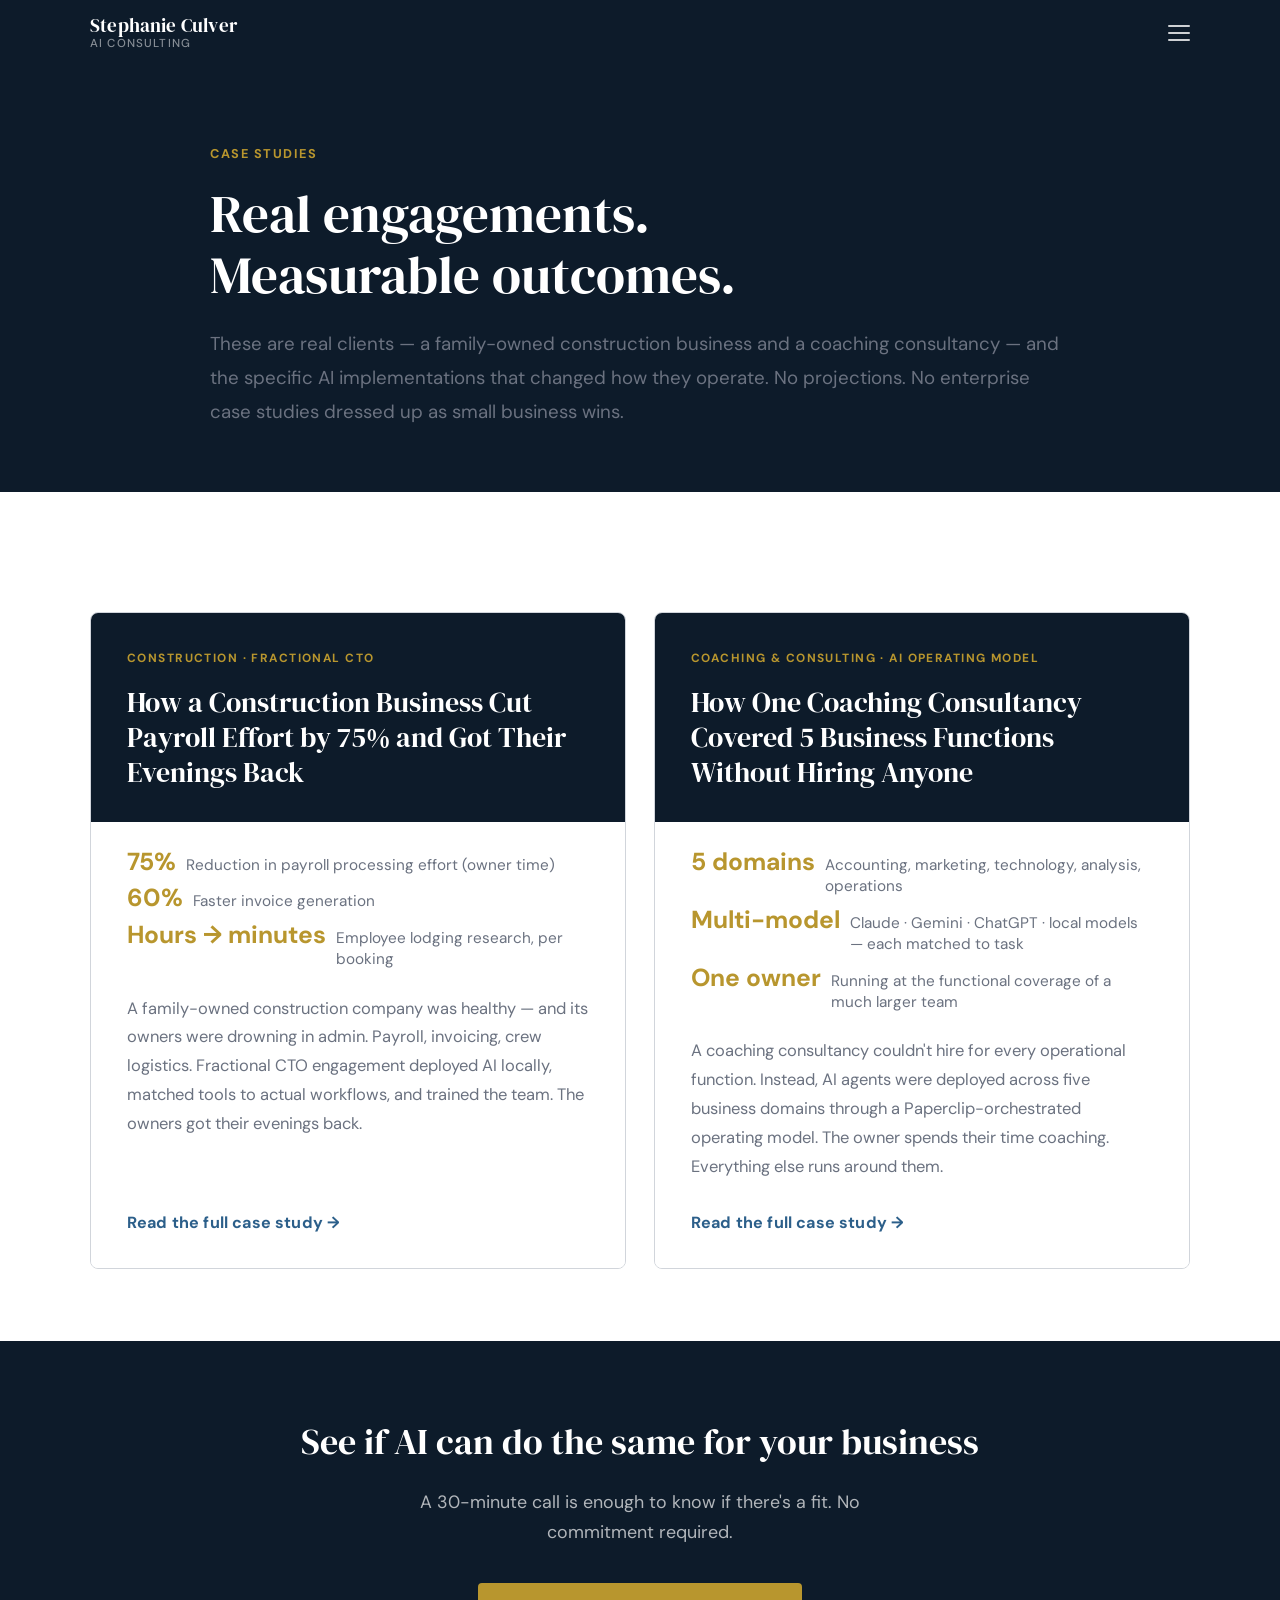
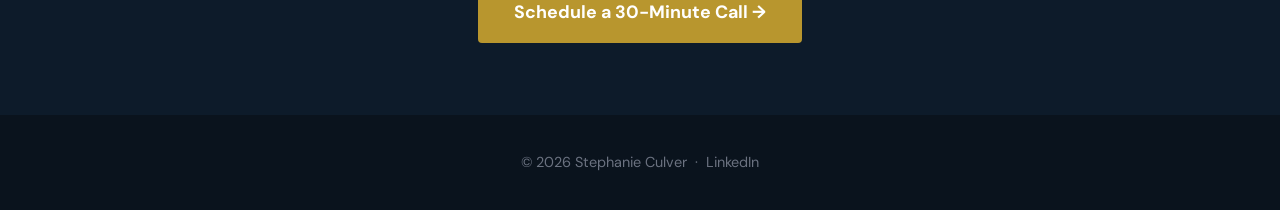
<file: case-studies/index.html>
<!DOCTYPE html>
<html lang="en">
<head>
  <meta charset="UTF-8">
  <meta name="viewport" content="width=device-width, initial-scale=1.0">
  <title>Case Studies — Stephanie Culver | AI Consulting Results</title>
  <meta name="description" content="Real AI implementation results: 75% payroll effort reduction for a construction company. A coaching consultancy running accounting, marketing, and operations through AI agents. See what's possible.">
  <link rel="canonical" href="https://stephaniepculver.com/case-studies/">
  <meta property="og:type" content="website">
  <meta property="og:url" content="https://stephaniepculver.com/case-studies/">
  <meta property="og:title" content="Case Studies — Stephanie Culver | AI Consulting Results">
  <meta property="og:description" content="Real AI implementation results: 75% payroll effort reduction for a construction company. A coaching consultancy running accounting, marketing, and operations through AI agents.">
  <meta property="og:site_name" content="Stephanie Culver Advisory">
  <meta name="twitter:card" content="summary">
  <meta name="twitter:title" content="Case Studies — Stephanie Culver | AI Consulting Results">
  <meta name="twitter:description" content="Real AI implementation results: 75% payroll effort reduction for a construction company. A coaching consultancy running accounting, marketing, and operations through AI agents.">
  <link rel="stylesheet" href="../consulting/style.css">
  <style>
    .cs-grid {
      display: grid;
      grid-template-columns: 1fr 1fr;
      gap: 28px;
      margin-top: 48px;
    }
    .cs-card {
      border: 1px solid var(--line);
      border-radius: 8px;
      overflow: hidden;
      display: flex;
      flex-direction: column;
      transition: box-shadow 0.18s;
    }
    .cs-card:hover {
      box-shadow: 0 4px 20px rgba(0,0,0,0.09);
    }
    .cs-card-header {
      background: var(--navy);
      padding: 36px 36px 32px;
      color: #fff;
    }
    .cs-tag {
      font-size: 0.7rem;
      font-weight: 700;
      letter-spacing: 0.12em;
      text-transform: uppercase;
      color: var(--accent);
      margin-bottom: 16px;
    }
    .cs-card-header h2 {
      font-family: var(--font);
      font-size: clamp(1.3rem, 2.2vw, 1.65rem);
      font-weight: 400;
      color: #fff;
      line-height: 1.25;
      margin-bottom: 0;
    }
    .cs-card-body {
      padding: 28px 36px 32px;
      background: #fff;
      flex: 1;
      display: flex;
      flex-direction: column;
    }
    .cs-metrics {
      display: flex;
      flex-direction: column;
      gap: 10px;
      margin-bottom: 24px;
    }
    .cs-metric {
      display: flex;
      align-items: baseline;
      gap: 10px;
    }
    .cs-metric .num {
      font-family: var(--font-sans);
      font-size: 1.45rem;
      font-weight: 700;
      color: var(--accent);
      white-space: nowrap;
      line-height: 1;
    }
    .cs-metric .lbl {
      font-size: 0.9rem;
      color: var(--text-mid);
      line-height: 1.4;
    }
    .cs-summary {
      font-size: 0.97rem;
      color: var(--text-mid);
      line-height: 1.75;
      margin-bottom: 28px;
    }
    .cs-card-link {
      display: inline-block;
      font-size: 0.95rem;
      font-weight: 700;
      color: var(--blue);
      text-decoration: none;
      letter-spacing: 0.01em;
      margin-top: auto;
      transition: color 0.18s;
    }
    .cs-card-link:hover { color: var(--navy); }

    .intro-text {
      font-size: 1.1rem;
      color: var(--text-mid);
      line-height: 1.8;
      max-width: var(--max);
      margin-top: 20px;
    }

    @media (max-width: 700px) {
      .cs-grid { grid-template-columns: 1fr; }
      .cs-card-header { padding: 28px 24px 24px; }
      .cs-card-body { padding: 22px 24px 26px; }
    }
  </style>

  <script type="application/ld+json">
{
  "@context": "https://schema.org",
  "@type": "CollectionPage",
  "name": "Case Studies — Stephanie Culver Advisory",
  "description": "Real AI implementation results from Stephanie Culver Advisory engagements.",
  "url": "https://stephaniepculver.com/case-studies/",
  "publisher": {
    "@type": "Person",
    "name": "Stephanie Culver",
    "jobTitle": "Fractional CTO & AI Business Consultant",
    "url": "https://stephaniepculver.com"
  },
  "hasPart": [
    {
      "@type": "Article",
      "name": "How a Construction Business Cut Payroll Effort by 75% and Got Their Evenings Back",
      "url": "https://stephaniepculver.com/case-studies/construction-company/",
      "description": "A family-owned construction company reduced payroll processing effort by 75% and invoice generation time by 60% through targeted AI implementation."
    },
    {
      "@type": "Article",
      "name": "How One Coaching Consultancy Covered 5 Business Functions Without Hiring Anyone",
      "url": "https://stephaniepculver.com/case-studies/coaching-consultancy/",
      "description": "A coaching consultancy runs accounting, marketing, technology, data analysis, and operations through a coordinated multi-agent AI system."
    }
  ]
}
  </script>
</head>
<body>

<header class="site-header">
  <nav>
    <a href="/" class="logo">
      <span class="logo-name">Stephanie Culver</span>
      <span class="logo-sub">AI Consulting</span>
    </a>
    <div class="nav-links" id="nav-links">
      <a href="/" class="nav-link">Home</a>
      <a href="/about" class="nav-link">About</a>
      <span class="nav-section-label">Sprints</span>
      <a href="/consulting/ai-transformation-sprint.html" class="nav-link">AI Transformation</a>
      <a href="/consulting/ai-governance-sprint.html" class="nav-link">AI Governance</a>
      <a href="/consulting/platform-velocity-sprint.html" class="nav-link">Platform Velocity</a>
      <a href="/consulting/cloud-roi-sprint.html" class="nav-link">Cloud ROI</a>
      <a href="/case-studies/" class="nav-link" aria-current="page">Case Studies</a>
      <a href="/faq" class="nav-link">FAQ</a>
      <a href="https://calendar.app.google/pHjNMnkVQ1afNRvJA" class="nav-cta" target="_blank" rel="noopener">Book a Call</a>
    </div>
    <button class="nav-toggle" id="nav-toggle" aria-label="Toggle navigation">
      <span></span><span></span><span></span>
    </button>
  </nav>
</header>

<section class="hero" style="padding: 72px 24px 64px;">
  <div class="hero-inner">
    <span class="hero-label">Case Studies</span>
    <h1>Real engagements. Measurable outcomes.</h1>
    <p class="intro-text">These are real clients — a family-owned construction business and a coaching consultancy — and the specific AI implementations that changed how they operate. No projections. No enterprise case studies dressed up as small business wins.</p>
  </div>
</section>

<section class="section">
  <div class="section-inner" style="max-width: var(--max-wide);">

    <div class="cs-grid">

      <!-- Case Study 1: Construction Company -->
      <div class="cs-card">
        <div class="cs-card-header">
          <div class="cs-tag">Construction · Fractional CTO</div>
          <h2>How a Construction Business Cut Payroll Effort by 75% and Got Their Evenings Back</h2>
        </div>
        <div class="cs-card-body">
          <div class="cs-metrics">
            <div class="cs-metric">
              <span class="num">75%</span>
              <span class="lbl">Reduction in payroll processing effort (owner time)</span>
            </div>
            <div class="cs-metric">
              <span class="num">60%</span>
              <span class="lbl">Faster invoice generation</span>
            </div>
            <div class="cs-metric">
              <span class="num">Hours → minutes</span>
              <span class="lbl">Employee lodging research, per booking</span>
            </div>
          </div>
          <p class="cs-summary">A family-owned construction company was healthy — and its owners were drowning in admin. Payroll, invoicing, crew logistics. Fractional CTO engagement deployed AI locally, matched tools to actual workflows, and trained the team. The owners got their evenings back.</p>
          <a href="/case-studies/construction-company/" class="cs-card-link">Read the full case study →</a>
        </div>
      </div>

      <!-- Case Study 2: Coaching Consultancy -->
      <div class="cs-card">
        <div class="cs-card-header">
          <div class="cs-tag">Coaching &amp; Consulting · AI Operating Model</div>
          <h2>How One Coaching Consultancy Covered 5 Business Functions Without Hiring Anyone</h2>
        </div>
        <div class="cs-card-body">
          <div class="cs-metrics">
            <div class="cs-metric">
              <span class="num">5 domains</span>
              <span class="lbl">Accounting, marketing, technology, analysis, operations</span>
            </div>
            <div class="cs-metric">
              <span class="num">Multi-model</span>
              <span class="lbl">Claude · Gemini · ChatGPT · local models — each matched to task</span>
            </div>
            <div class="cs-metric">
              <span class="num">One owner</span>
              <span class="lbl">Running at the functional coverage of a much larger team</span>
            </div>
          </div>
          <p class="cs-summary">A coaching consultancy couldn't hire for every operational function. Instead, AI agents were deployed across five business domains through a Paperclip-orchestrated operating model. The owner spends their time coaching. Everything else runs around them.</p>
          <a href="/case-studies/coaching-consultancy/" class="cs-card-link">Read the full case study →</a>
        </div>
      </div>

    </div>
  </div>
</section>

<div class="cta-band">
  <div class="cta-band-inner">
    <h2>See if AI can do the same for your business</h2>
    <p>A 30-minute call is enough to know if there's a fit. No commitment required.</p>
    <a href="https://calendar.app.google/pHjNMnkVQ1afNRvJA" class="btn-primary" target="_blank" rel="noopener">Schedule a 30-Minute Call →</a>
  </div>
</div>

<footer>
  <p>© 2026 Stephanie Culver &nbsp;·&nbsp; <a href="https://www.linkedin.com/in/stephaniepculver/" target="_blank" rel="noopener">LinkedIn</a></p>
</footer>

<script>
const toggle = document.getElementById('nav-toggle');
const links = document.getElementById('nav-links');
toggle.addEventListener('click', () => links.classList.toggle('open'));
</script>
</body>
</html>
</file>
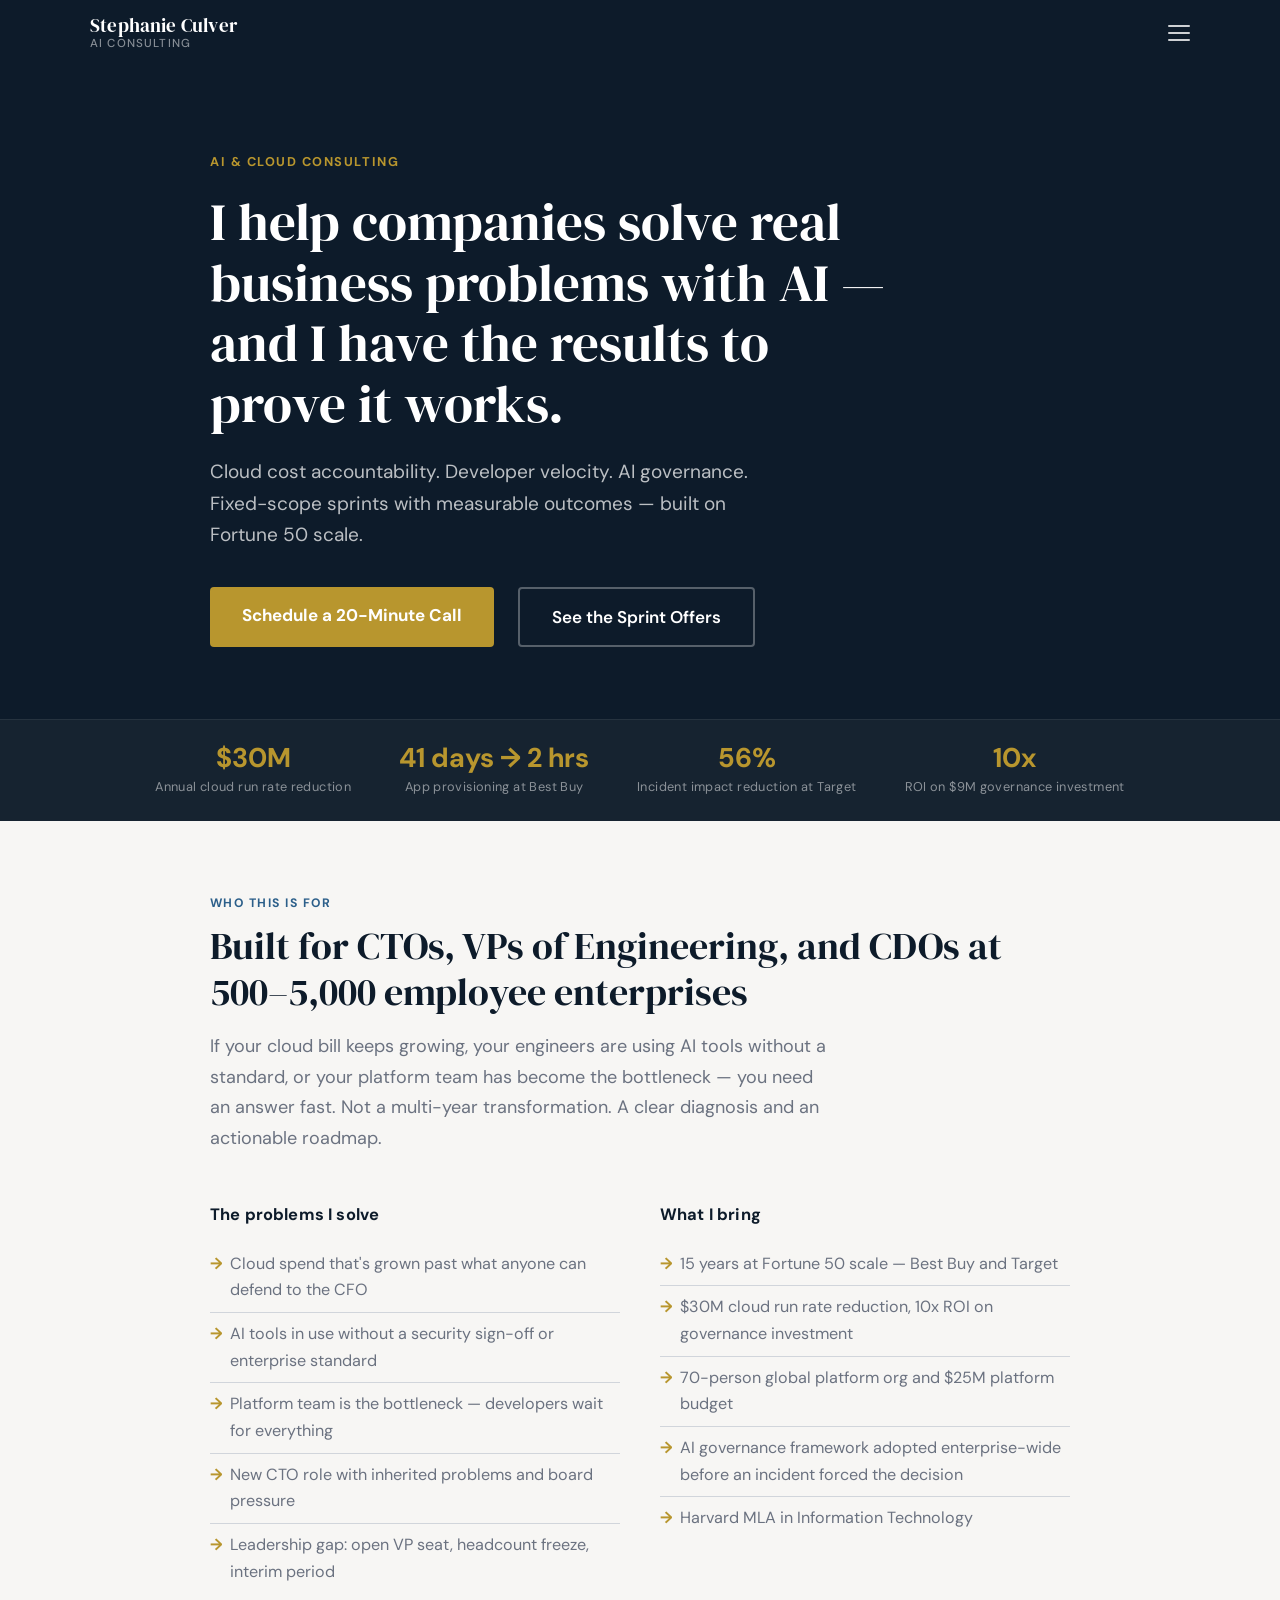
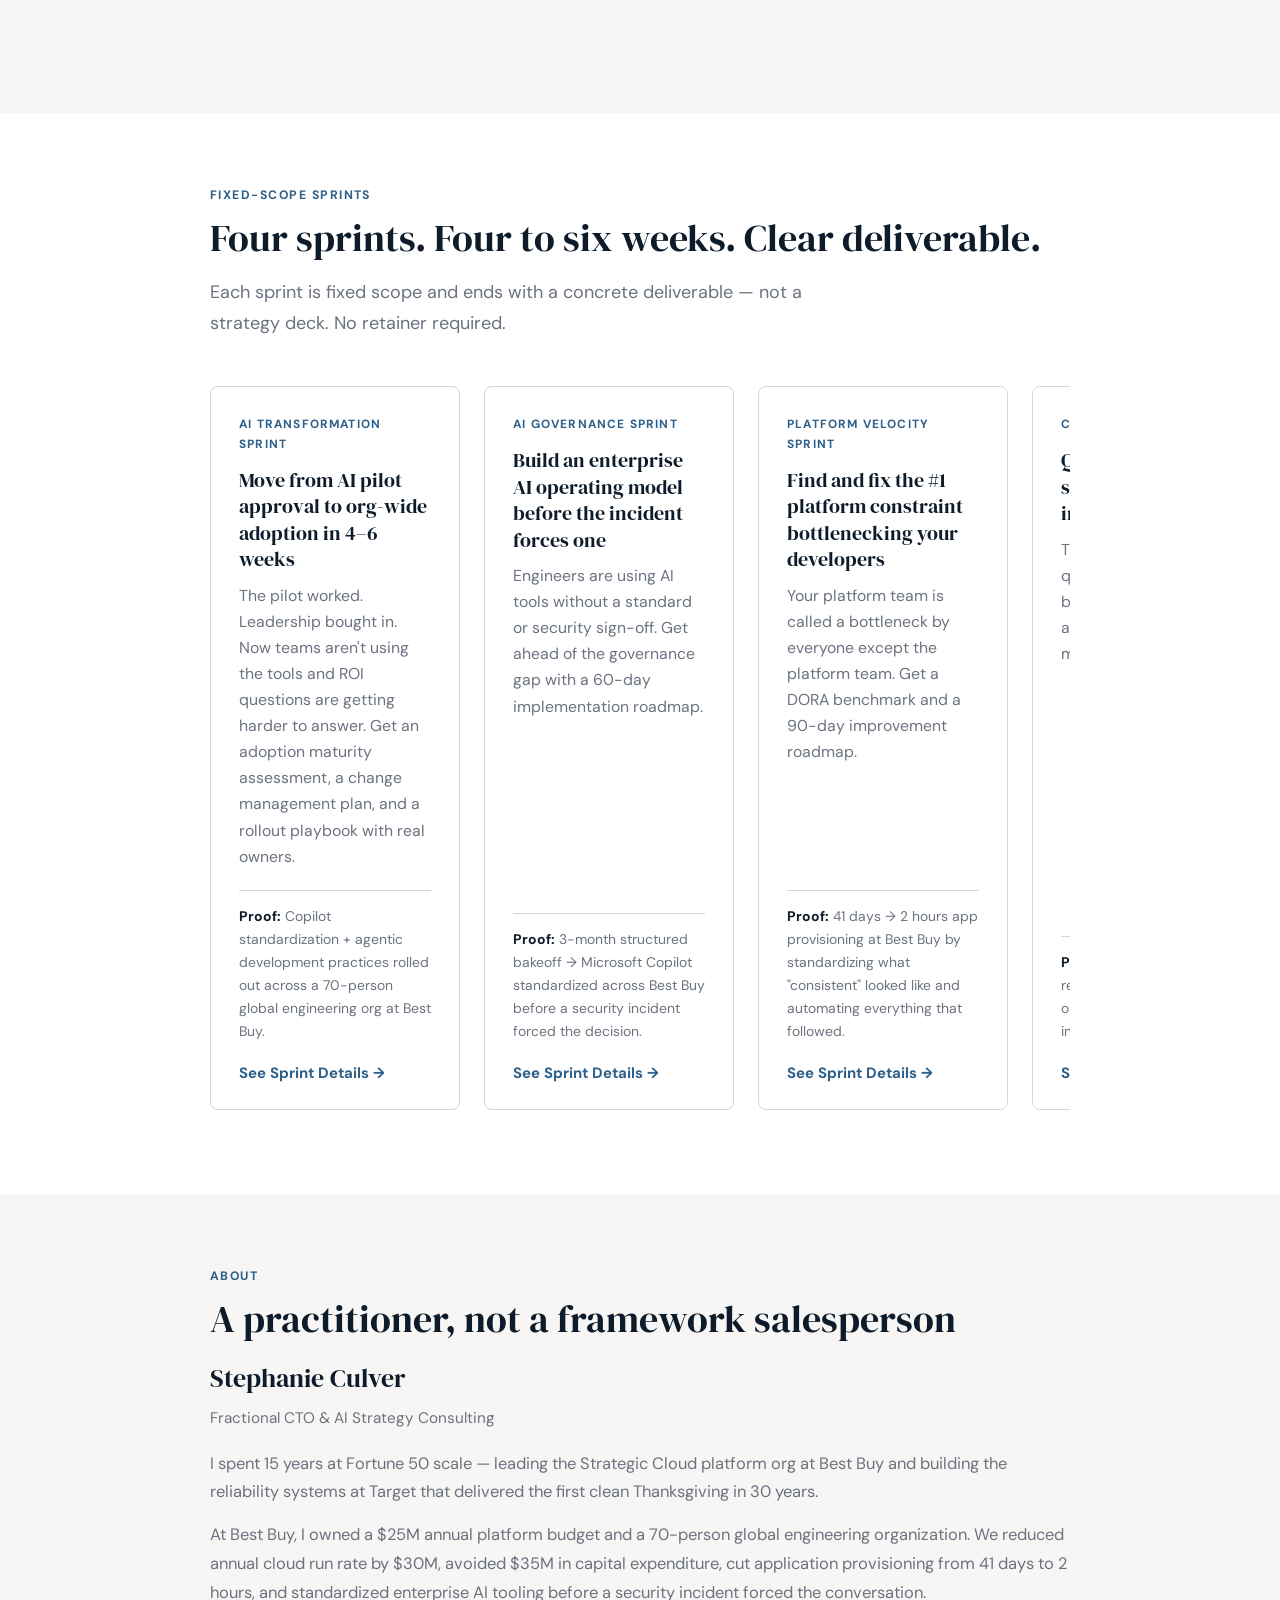
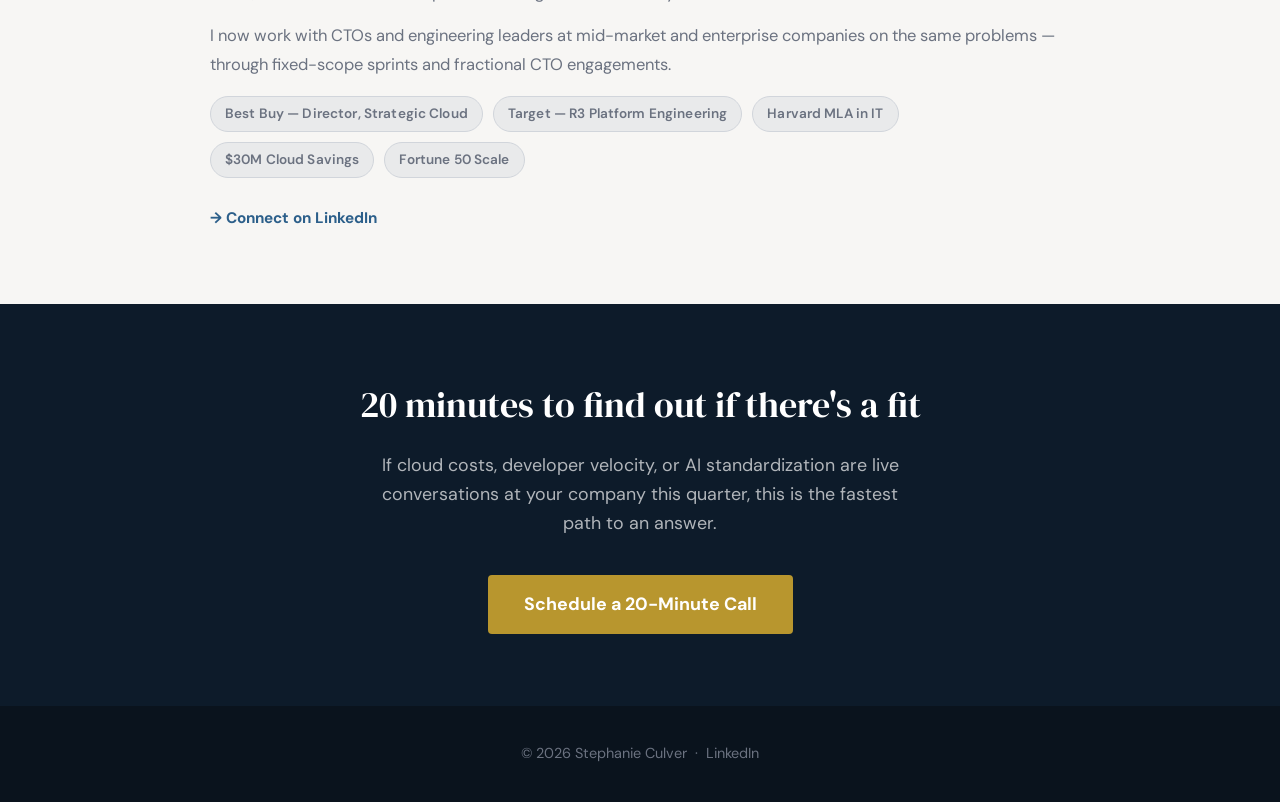
<file: consulting/index.html>
<!DOCTYPE html>
<html lang="en">
<head>
  <meta charset="UTF-8">
  <meta name="viewport" content="width=device-width, initial-scale=1.0">
  <title>Stephanie Culver — AI &amp; Cloud Consulting</title>
  <meta name="description" content="Stephanie Culver: AI strategy and fractional CTO consulting for mid-market and enterprise companies. Fixed-scope sprints for cloud ROI, AI governance, and developer velocity.">
  <link rel="canonical" href="https://stephaniepculver.com/">
  <link rel="stylesheet" href="style.css">
</head>
<body>

<header class="site-header">
  <nav>
    <a href="/" class="logo">
      <span class="logo-name">Stephanie Culver</span>
      <span class="logo-sub">AI Consulting</span>
    </a>
    <div class="nav-links" id="nav-links">
      <a href="/" class="nav-link">Home</a>
      <a href="/about" class="nav-link">About</a>
      <span class="nav-section-label">Sprints</span>
      <a href="/consulting/ai-transformation-sprint.html" class="nav-link">AI Transformation</a>
      <a href="/consulting/ai-governance-sprint.html" class="nav-link">AI Governance</a>
      <a href="/consulting/platform-velocity-sprint.html" class="nav-link">Platform Velocity</a>
      <a href="/consulting/cloud-roi-sprint.html" class="nav-link">Cloud ROI</a>
      <a href="/faq" class="nav-link">FAQ</a>
      <a href="https://calendar.app.google/pHjNMnkVQ1afNRvJA" class="nav-cta" target="_blank" rel="noopener">Book a Call</a>
    </div>
    <button class="nav-toggle" id="nav-toggle" aria-label="Toggle navigation">
      <span></span><span></span><span></span>
    </button>
  </nav>
</header>

<section class="hero">
  <div class="hero-inner">
    <span class="hero-label">AI &amp; Cloud Consulting</span>
    <h1>I help companies solve real business problems with AI — and I have the results to prove it works.</h1>
    <p class="hero-sub">Cloud cost accountability. Developer velocity. AI governance. Fixed-scope sprints with measurable outcomes — built on Fortune 50 scale.</p>
    <div class="hero-actions">
      <a href="https://calendar.app.google/pHjNMnkVQ1afNRvJA" class="btn-primary" target="_blank" rel="noopener">Schedule a 20-Minute Call</a>
      <a href="#sprints" class="btn-secondary">See the Sprint Offers</a>
    </div>
  </div>
</section>

<div class="proof-bar">
  <div class="proof-bar-inner">
    <div class="proof-stat">
      <span class="num">$30M</span>
      <span class="lbl">Annual cloud run rate reduction</span>
    </div>
    <div class="proof-stat">
      <span class="num">41 days → 2 hrs</span>
      <span class="lbl">App provisioning at Best Buy</span>
    </div>
    <div class="proof-stat">
      <span class="num">56%</span>
      <span class="lbl">Incident impact reduction at Target</span>
    </div>
    <div class="proof-stat">
      <span class="num">10x</span>
      <span class="lbl">ROI on $9M governance investment</span>
    </div>
  </div>
</div>

<!-- WHO THIS IS FOR -->
<section class="section bg-light">
  <div class="section-inner">
    <div class="section-label">Who This Is For</div>
    <h2>Built for CTOs, VPs of Engineering, and CDOs at 500–5,000 employee enterprises</h2>
    <p class="section-intro">If your cloud bill keeps growing, your engineers are using AI tools without a standard, or your platform team has become the bottleneck — you need an answer fast. Not a multi-year transformation. A clear diagnosis and an actionable roadmap.</p>

    <div class="two-col">
      <div>
        <h3>The problems I solve</h3>
        <ul>
          <li>Cloud spend that's grown past what anyone can defend to the CFO</li>
          <li>AI tools in use without a security sign-off or enterprise standard</li>
          <li>Platform team is the bottleneck — developers wait for everything</li>
          <li>New CTO role with inherited problems and board pressure</li>
          <li>Leadership gap: open VP seat, headcount freeze, interim period</li>
        </ul>
      </div>
      <div>
        <h3>What I bring</h3>
        <ul>
          <li>15 years at Fortune 50 scale — Best Buy and Target</li>
          <li>$30M cloud run rate reduction, 10x ROI on governance investment</li>
          <li>70-person global platform org and $25M platform budget</li>
          <li>AI governance framework adopted enterprise-wide before an incident forced the decision</li>
          <li>Harvard MLA in Information Technology</li>
        </ul>
      </div>
    </div>
  </div>
</section>

<!-- SPRINT OFFERS -->
<section class="section" id="sprints">
  <div class="section-inner">
    <div class="section-label">Fixed-Scope Sprints</div>
    <h2>Four sprints. Four to six weeks. Clear deliverable.</h2>
    <p class="section-intro">Each sprint is fixed scope and ends with a concrete deliverable — not a strategy deck. No retainer required.</p>

    <div class="card-grid">
      <div class="card">
        <div class="card-tag">AI Transformation Sprint</div>
        <h3>Move from AI pilot approval to org-wide adoption in 4–6 weeks</h3>
        <p>The pilot worked. Leadership bought in. Now teams aren't using the tools and ROI questions are getting harder to answer. Get an adoption maturity assessment, a change management plan, and a rollout playbook with real owners.</p>
        <div class="card-proof">
          <strong>Proof:</strong> Copilot standardization + agentic development practices rolled out across a 70-person global engineering org at Best Buy.
        </div>
        <a href="ai-transformation-sprint.html" class="card-link">See Sprint Details →</a>
      </div>

      <div class="card">
        <div class="card-tag">AI Governance Sprint</div>
        <h3>Build an enterprise AI operating model before the incident forces one</h3>
        <p>Engineers are using AI tools without a standard or security sign-off. Get ahead of the governance gap with a 60-day implementation roadmap.</p>
        <div class="card-proof">
          <strong>Proof:</strong> 3-month structured bakeoff → Microsoft Copilot standardized across Best Buy before a security incident forced the decision.
        </div>
        <a href="ai-governance-sprint.html" class="card-link">See Sprint Details →</a>
      </div>

      <div class="card">
        <div class="card-tag">Platform Velocity Sprint</div>
        <h3>Find and fix the #1 platform constraint bottlenecking your developers</h3>
        <p>Your platform team is called a bottleneck by everyone except the platform team. Get a DORA benchmark and a 90-day improvement roadmap.</p>
        <div class="card-proof">
          <strong>Proof:</strong> 41 days → 2 hours app provisioning at Best Buy by standardizing what "consistent" looked like and automating everything that followed.
        </div>
        <a href="platform-velocity-sprint.html" class="card-link">See Sprint Details →</a>
      </div>

      <div class="card">
        <div class="card-tag">Cloud ROI Sprint</div>
        <h3>Quantify your cloud savings opportunity in 4 weeks</h3>
        <p>The CFO is asking hard questions about the cloud bill. Get the numbers — and the accountability model to make them stick.</p>
        <div class="card-proof">
          <strong>Proof:</strong> $30M annual run rate reduction at Best Buy. 10x ROI on the governance investment.
        </div>
        <a href="cloud-roi-sprint.html" class="card-link">See Sprint Details →</a>
      </div>
    </div>
  </div>
</section>

<!-- ABOUT STEPHANIE -->
<section class="section bg-light">
  <div class="section-inner">
    <div class="section-label">About</div>
    <h2>A practitioner, not a framework salesperson</h2>

    <div class="bio-block">
      <div class="bio-text">
        <h3>Stephanie Culver</h3>
        <div class="title-line">Fractional CTO &amp; AI Strategy Consulting</div>
        <p>I spent 15 years at Fortune 50 scale — leading the Strategic Cloud platform org at Best Buy and building the reliability systems at Target that delivered the first clean Thanksgiving in 30 years.</p>
        <p>At Best Buy, I owned a $25M annual platform budget and a 70-person global engineering organization. We reduced annual cloud run rate by $30M, avoided $35M in capital expenditure, cut application provisioning from 41 days to 2 hours, and standardized enterprise AI tooling before a security incident forced the conversation.</p>
        <p>I now work with CTOs and engineering leaders at mid-market and enterprise companies on the same problems — through fixed-scope sprints and fractional CTO engagements.</p>

        <div class="cred-list">
          <span class="cred-pill">Best Buy — Director, Strategic Cloud</span>
          <span class="cred-pill">Target — R3 Platform Engineering</span>
          <span class="cred-pill">Harvard MLA in IT</span>
          <span class="cred-pill">$30M Cloud Savings</span>
          <span class="cred-pill">Fortune 50 Scale</span>
        </div>

        <a href="https://www.linkedin.com/in/stephaniepculver/" class="bio-link" target="_blank" rel="noopener">→ Connect on LinkedIn</a>
      </div>
    </div>
  </div>
</section>

<!-- CTA BAND -->
<div class="cta-band">
  <h2>20 minutes to find out if there's a fit</h2>
  <p>If cloud costs, developer velocity, or AI standardization are live conversations at your company this quarter, this is the fastest path to an answer.</p>
  <a href="https://calendar.app.google/pHjNMnkVQ1afNRvJA" class="btn-primary" target="_blank" rel="noopener">Schedule a 20-Minute Call</a>
</div>

<footer>
  <p>© 2026 Stephanie Culver &nbsp;·&nbsp; <a href="https://www.linkedin.com/in/stephaniepculver/" target="_blank" rel="noopener">LinkedIn</a></p>
</footer>

<script>
const toggle = document.getElementById('nav-toggle');
const links = document.getElementById('nav-links');
toggle.addEventListener('click', () => links.classList.toggle('open'));
</script>
</body>
</html>
</file>
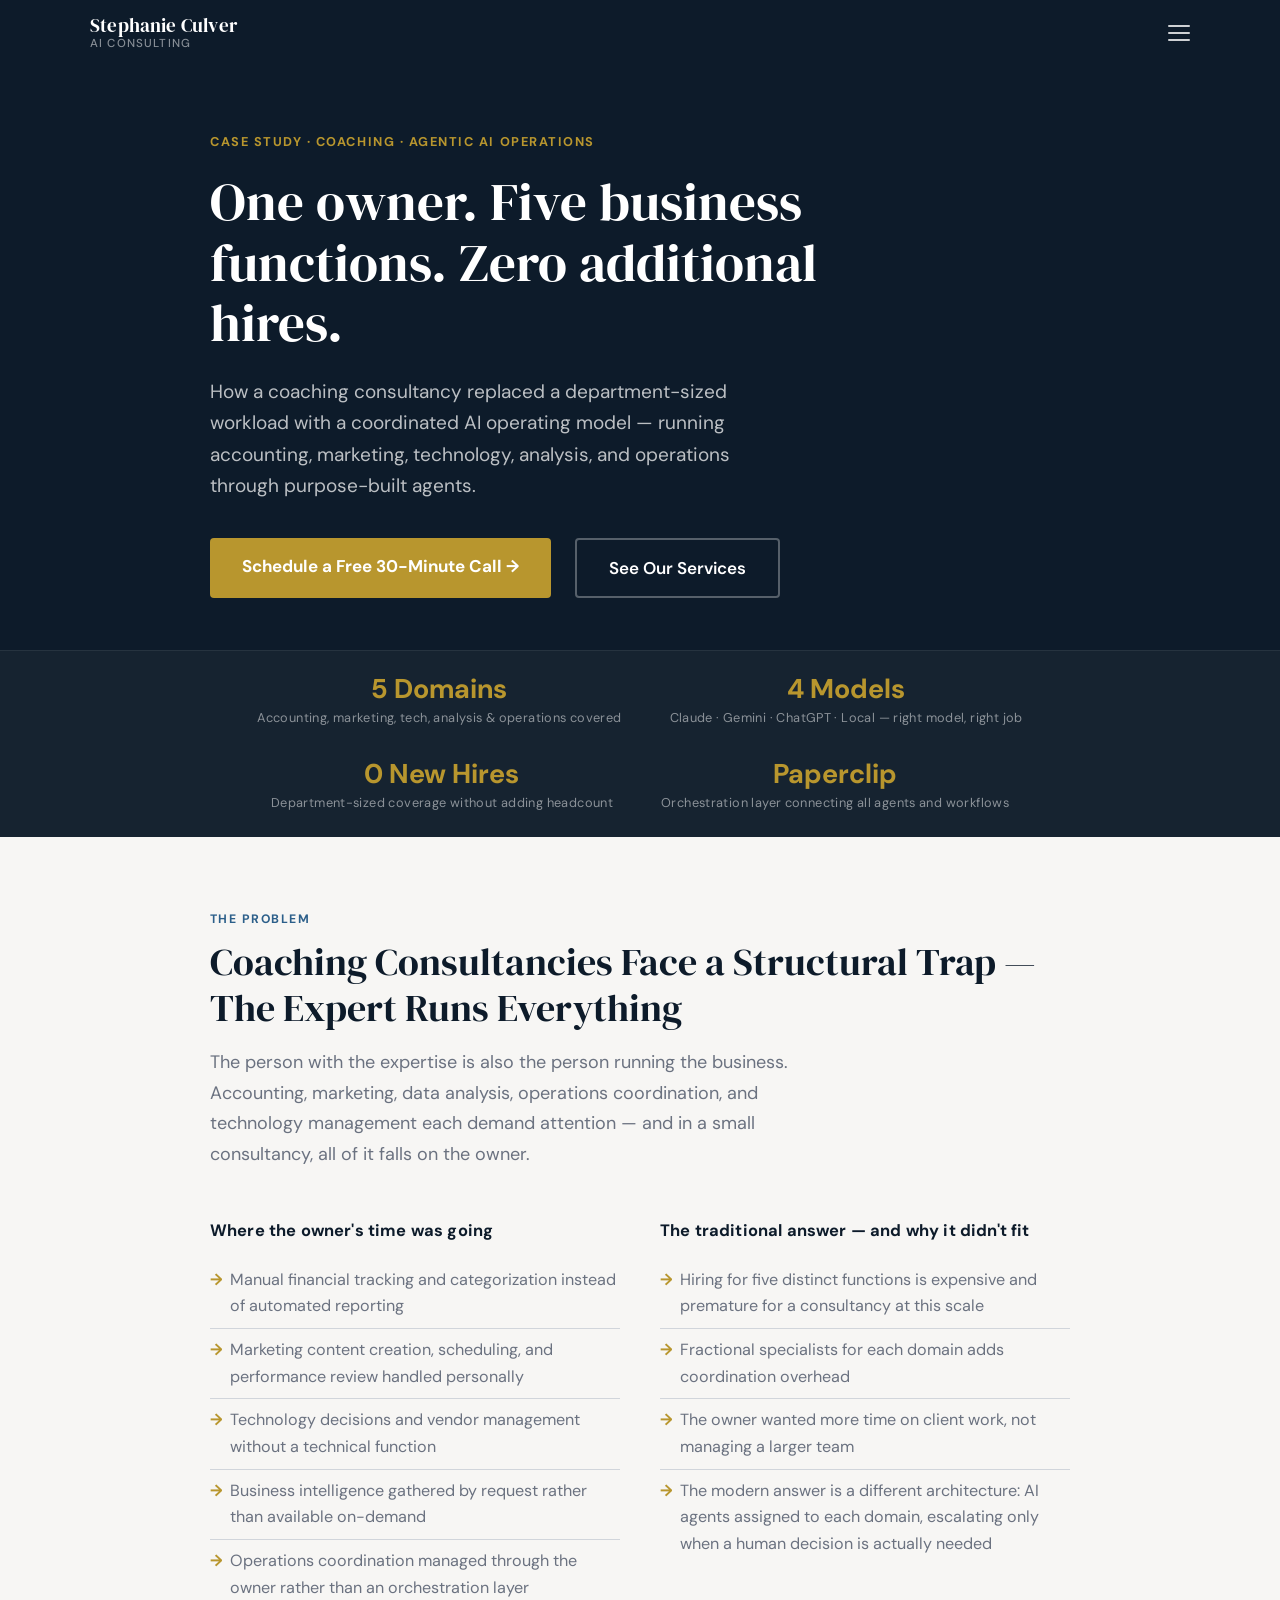
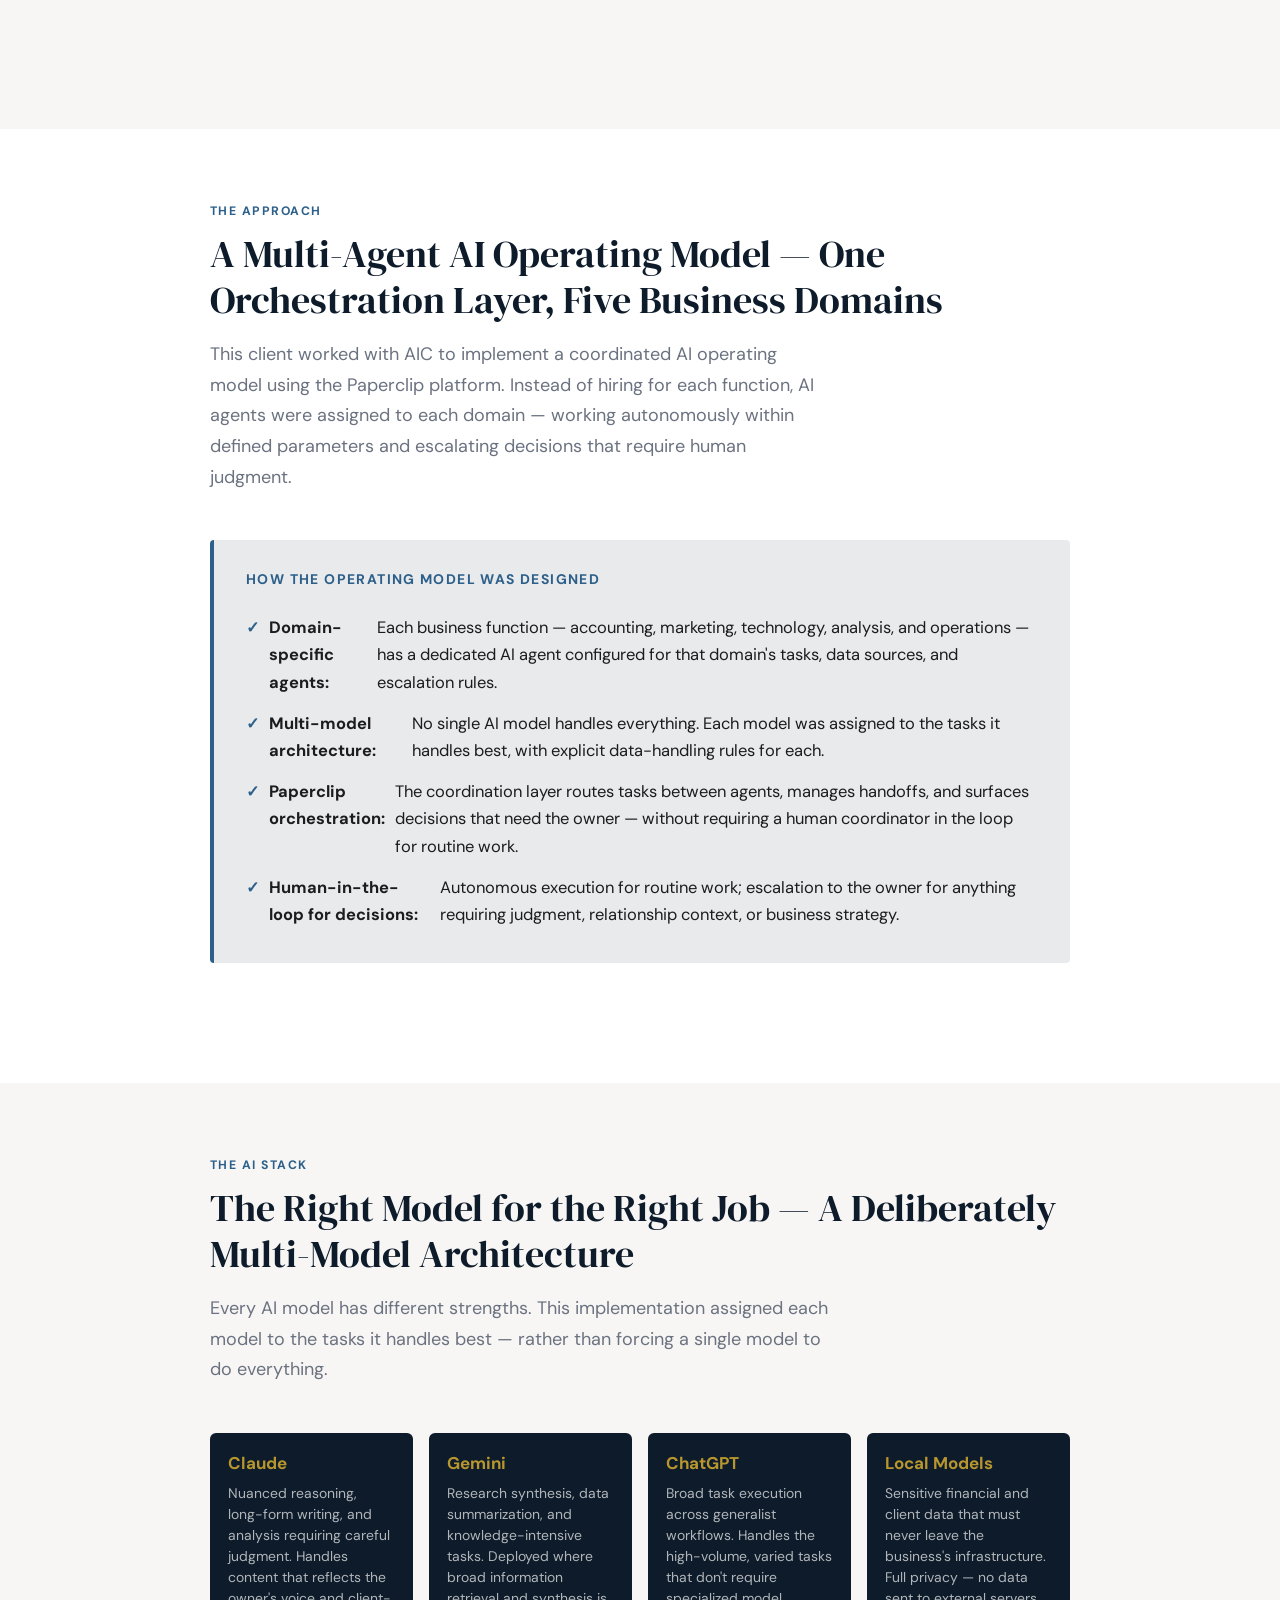
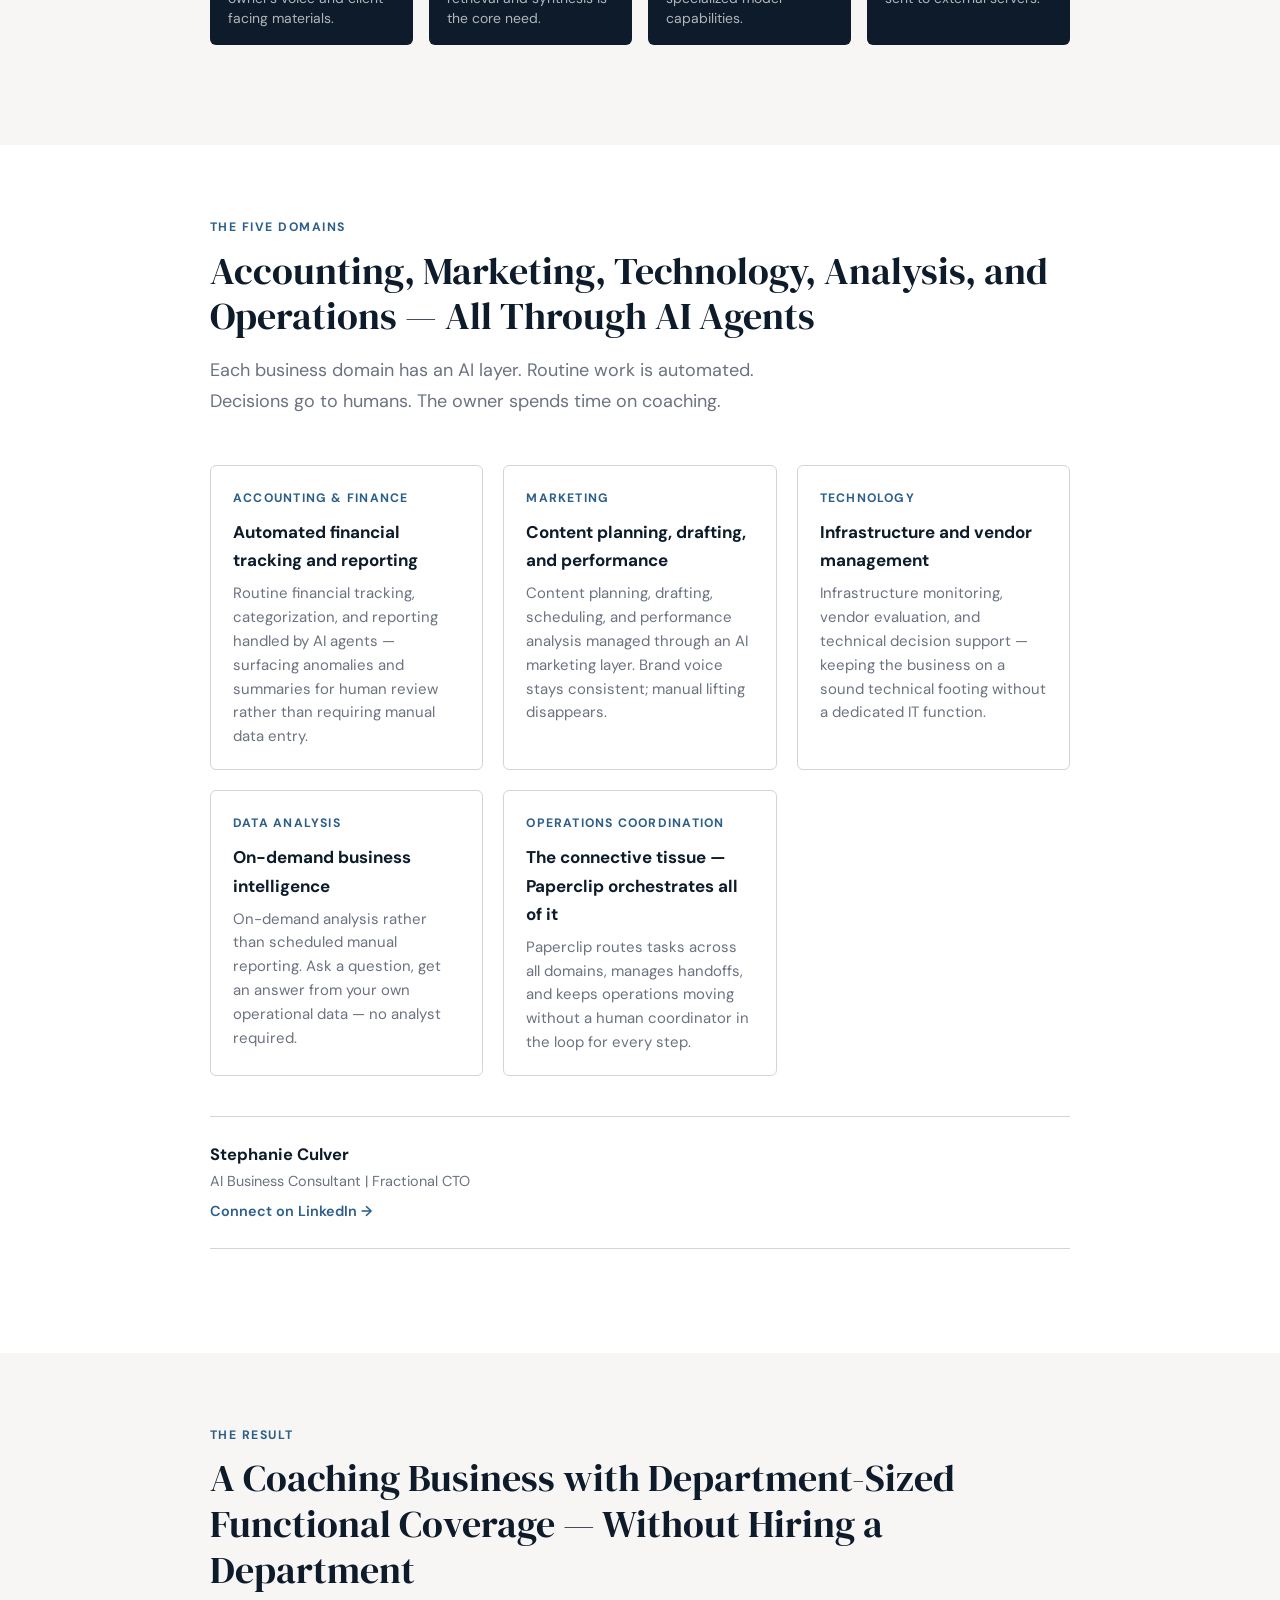
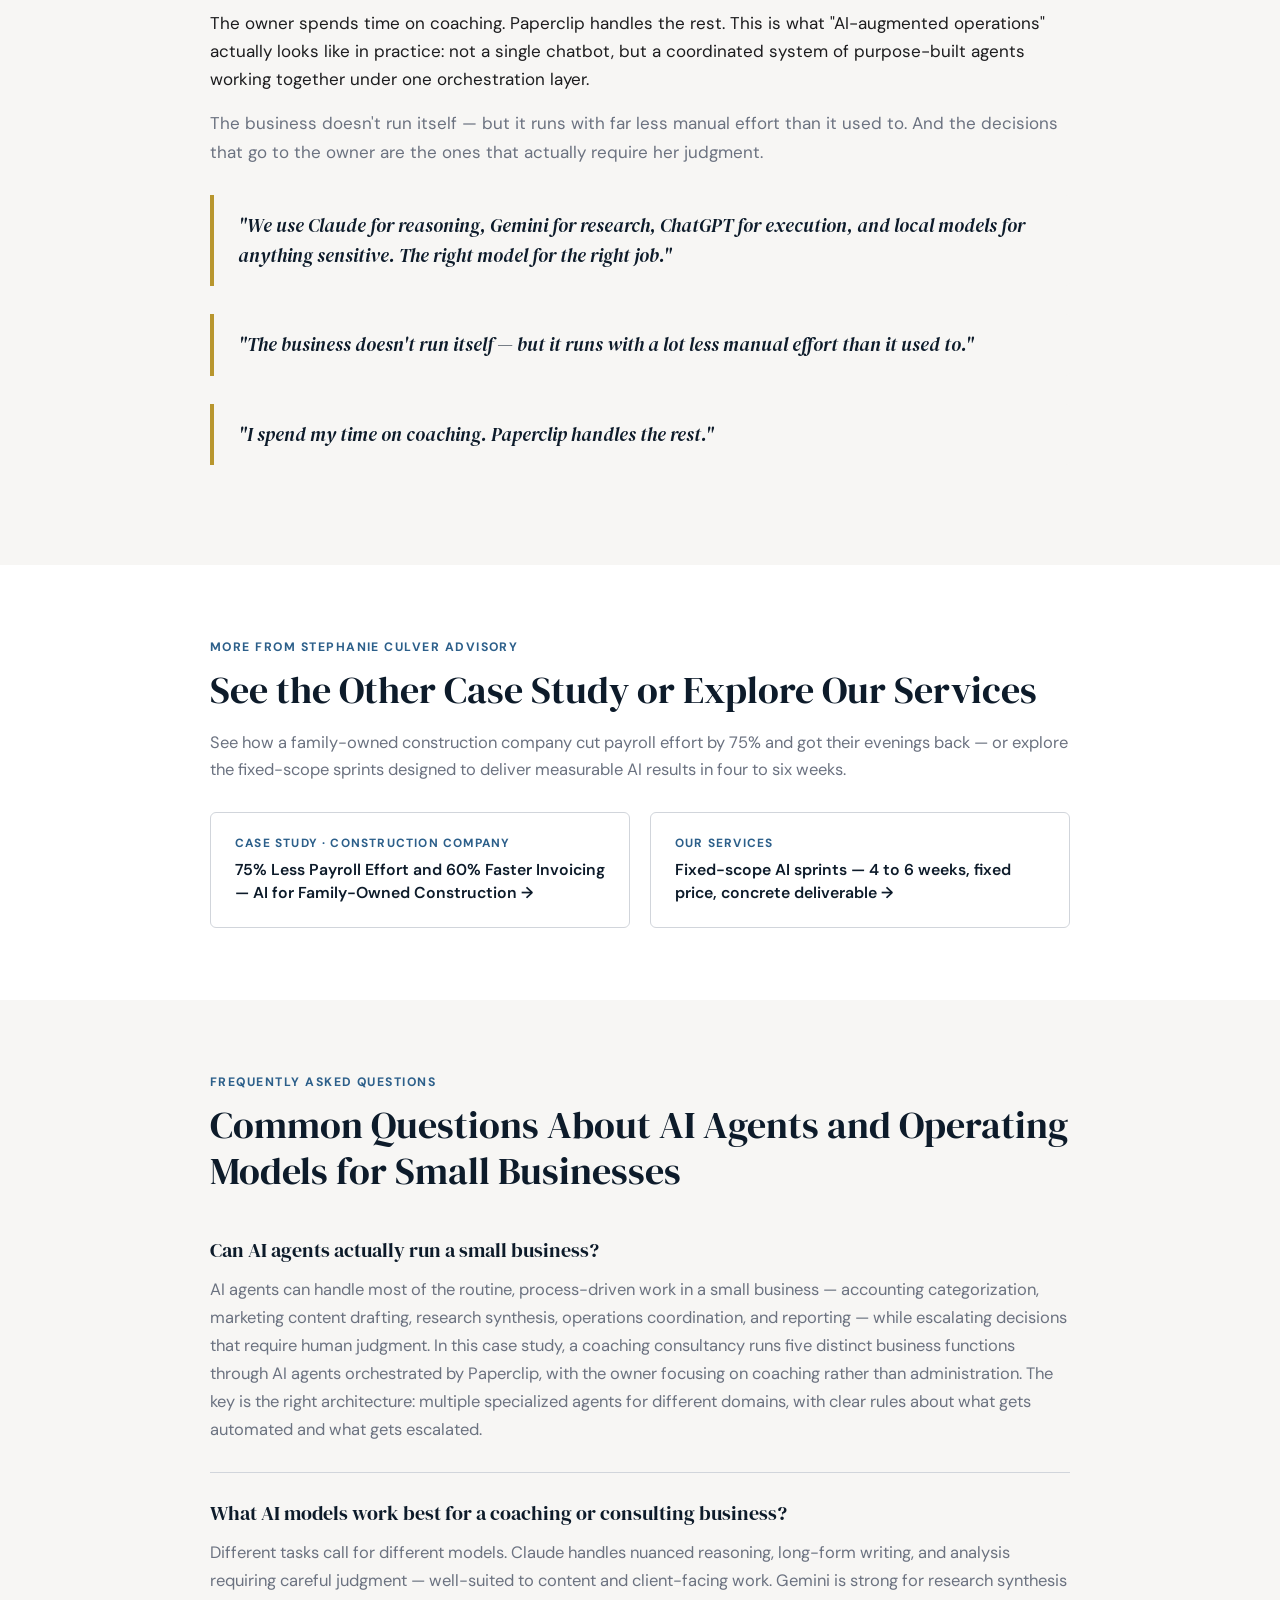
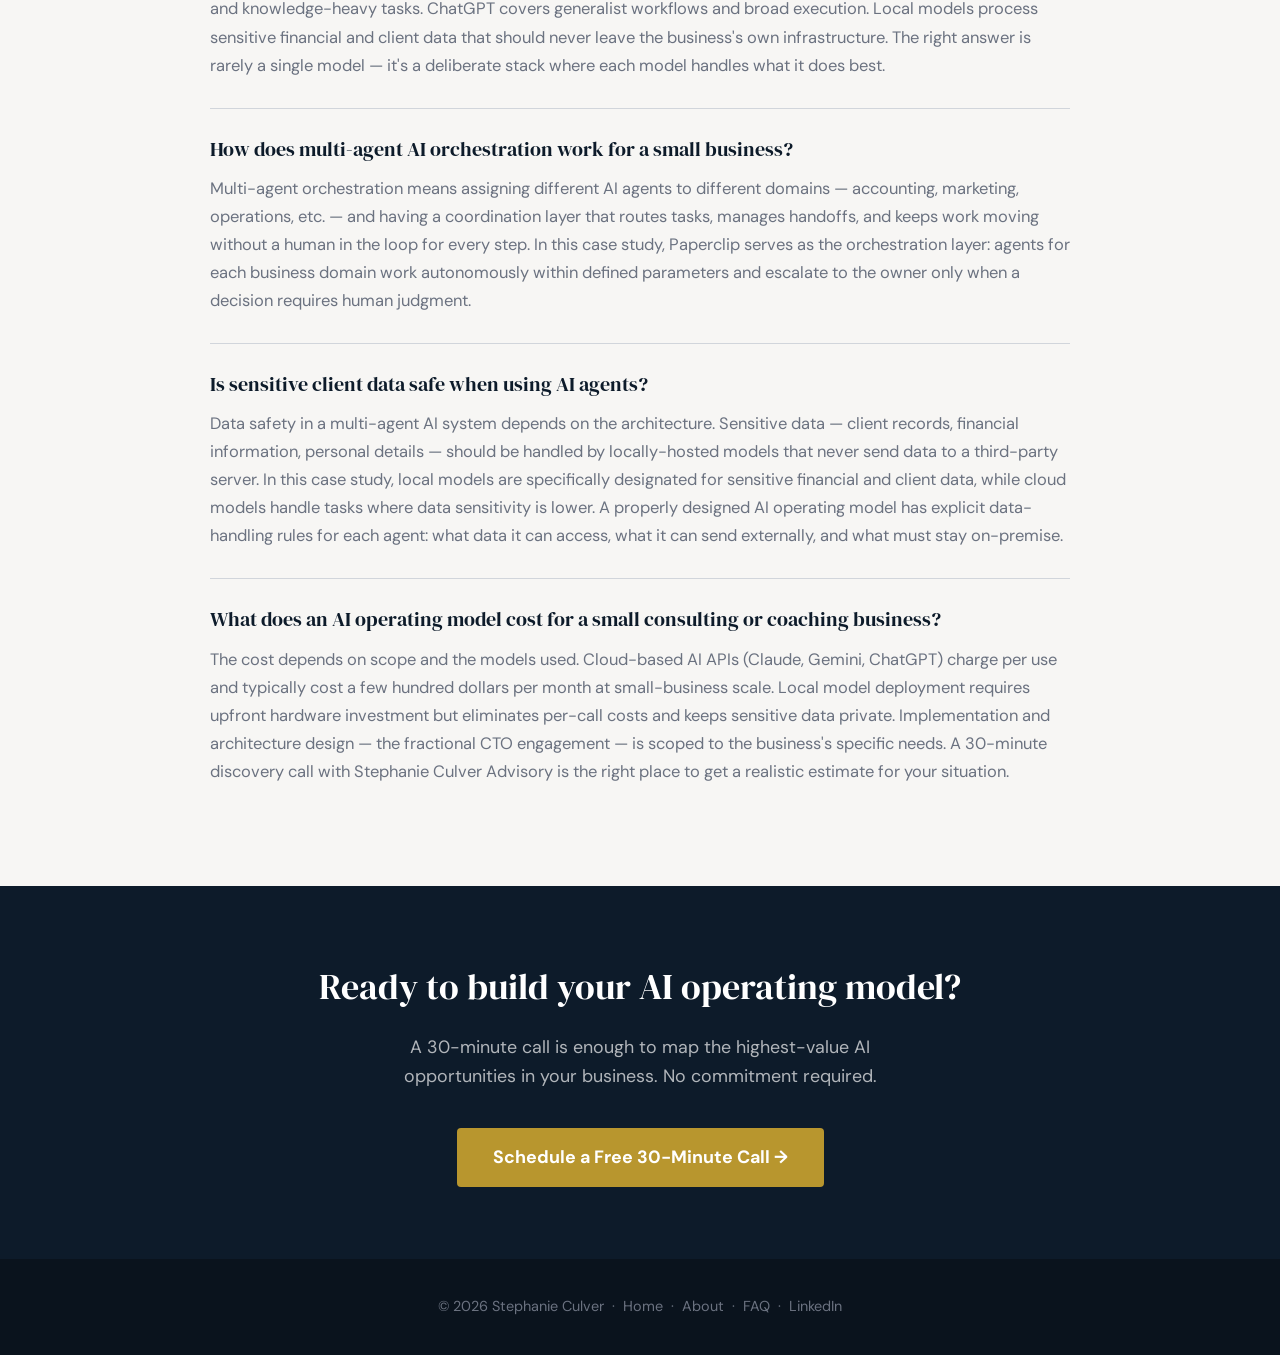
<file: case-studies/coaching-consultancy/index.html>
<!DOCTYPE html>
<html lang="en">
<head>
  <meta charset="UTF-8">
  <meta name="viewport" content="width=device-width, initial-scale=1.0">
  <title>How a Coaching Consultancy Replaced a Department-Sized Workload with AI | Stephanie Culver</title>
  <meta name="description" content="Accounting, marketing, technology, analysis, and operations — all running through AI agents. How one coaching consultancy built a multi-model AI operating model with Stephanie Culver, Fractional CTO.">
  <link rel="canonical" href="https://stephaniepculver.com/case-studies/coaching-consultancy/">
  <meta property="og:type" content="article">
  <meta property="og:url" content="https://stephaniepculver.com/case-studies/coaching-consultancy/">
  <meta property="og:title" content="How a Coaching Consultancy Replaced a Department-Sized Workload with AI | Stephanie Culver">
  <meta property="og:description" content="Accounting, marketing, technology, analysis, and operations — all running through AI agents. How one coaching consultancy built a multi-model AI operating model with Stephanie Culver, Fractional CTO.">
  <meta property="og:site_name" content="Stephanie Culver Advisory">
  <meta name="twitter:card" content="summary">
  <meta name="twitter:title" content="How a Coaching Consultancy Replaced a Department-Sized Workload with AI | Stephanie Culver">
  <meta name="twitter:description" content="Accounting, marketing, technology, analysis, and operations — all running through AI agents. How one coaching consultancy built a multi-model AI operating model with Stephanie Culver, Fractional CTO.">
  <link rel="stylesheet" href="../../consulting/style.css">
  <style>
    .author-byline {
      display: flex;
      align-items: flex-start;
      gap: 14px;
      padding: 24px 0;
      border-top: 1px solid var(--line);
      border-bottom: 1px solid var(--line);
      margin: 40px 0 32px;
    }
    .author-info .author-name { font-weight: 700; color: var(--navy); font-size: 0.97rem; }
    .author-info .author-title { font-size: 0.85rem; color: var(--text-mid); margin-top: 2px; }
    .author-info a { color: var(--blue); text-decoration: none; font-weight: 600; font-size: 0.85rem; display: inline-block; margin-top: 6px; }
    .author-info a:hover { text-decoration: underline; }
    .pull-quote {
      border-left: 4px solid var(--accent);
      padding: 16px 24px;
      margin: 28px 0;
      background: var(--off-white);
      border-radius: 0 4px 4px 0;
    }
    .pull-quote p {
      font-family: var(--font);
      font-size: 1.12rem;
      color: var(--navy);
      font-style: italic;
      line-height: 1.55;
      margin: 0;
    }
    .domain-grid {
      display: grid;
      grid-template-columns: repeat(auto-fill, minmax(240px, 1fr));
      gap: 20px;
      margin: 32px 0;
    }
    .domain-card {
      background: #fff;
      border: 1px solid var(--line);
      border-radius: 6px;
      padding: 22px 22px 20px;
    }
    .domain-card .domain-icon {
      font-size: 0.72rem;
      font-weight: 700;
      letter-spacing: 0.1em;
      text-transform: uppercase;
      color: var(--blue);
      margin-bottom: 10px;
    }
    .domain-card h3 { font-size: 1rem; font-weight: 700; color: var(--navy); margin-bottom: 8px; }
    .domain-card p { font-size: 0.88rem; color: var(--text-mid); line-height: 1.6; margin: 0; }
    .model-stack {
      display: grid;
      grid-template-columns: repeat(auto-fill, minmax(180px, 1fr));
      gap: 16px;
      margin: 28px 0;
    }
    .model-item {
      padding: 16px 18px;
      background: var(--navy);
      border-radius: 6px;
      color: #fff;
    }
    .model-item .model-name {
      font-size: 1rem;
      font-weight: 700;
      color: var(--accent);
      margin-bottom: 6px;
    }
    .model-item p { font-size: 0.82rem; color: rgba(255,255,255,0.68); line-height: 1.5; margin: 0; }
    .case-study-links {
      display: grid;
      grid-template-columns: 1fr 1fr;
      gap: 20px;
      margin-top: 28px;
    }
    .case-study-links a {
      display: block;
      padding: 22px 24px;
      background: #fff;
      border: 1px solid var(--line);
      border-radius: 6px;
      text-decoration: none;
      color: var(--navy);
      font-weight: 600;
      font-size: 0.93rem;
      line-height: 1.45;
      transition: border-color 0.18s;
    }
    .case-study-links a:hover { border-color: var(--blue); }
    .case-study-links .link-label {
      display: block;
      font-size: 0.7rem;
      font-weight: 700;
      letter-spacing: 0.1em;
      text-transform: uppercase;
      color: var(--blue);
      margin-bottom: 7px;
    }
    .faq-list { margin-top: 8px; }
    .faq-item { padding: 28px 0; border-bottom: 1px solid var(--line); }
    .faq-item:last-child { border-bottom: none; }
    .faq-item h3 { font-family: var(--font); font-size: 1.15rem; font-weight: 400; color: var(--navy); margin-bottom: 12px; line-height: 1.35; }
    .faq-item p { font-size: 0.97rem; color: var(--text-mid); line-height: 1.7; }
    @media (max-width: 640px) {
      .case-study-links { grid-template-columns: 1fr; }
      .model-stack { grid-template-columns: 1fr 1fr; }
    }
  </style>

  <script type="application/ld+json">
  {
    "@context": "https://schema.org",
    "@type": "Article",
    "articleSection": "Case Study",
    "headline": "How a Coaching Consultancy Replaced a Department-Sized Workload with an AI Operating Model",
    "description": "A coaching consultancy implemented a multi-agent AI operating model covering accounting, marketing, technology, analysis, and operations — orchestrated through Paperclip using Claude, Gemini, ChatGPT, and local models.",
    "author": {
      "@type": "Person",
      "name": "Stephanie Culver",
      "jobTitle": "AI Business Consultant | Fractional CTO",
      "url": "https://stephaniepculver.com/about/",
      "sameAs": "https://www.linkedin.com/in/stephaniepculver/"
    },
    "publisher": {
      "@type": "Organization",
      "name": "Stephanie Culver Advisory",
      "url": "https://stephaniepculver.com/"
    },
    "datePublished": "2026-06-26",
    "mainEntityOfPage": {
      "@type": "WebPage",
      "@id": "https://stephaniepculver.com/case-studies/coaching-consultancy/"
    }
  }
  </script>

  <script type="application/ld+json">
  {
    "@context": "https://schema.org",
    "@type": "FAQPage",
    "mainEntity": [
      {
        "@type": "Question",
        "name": "Can AI agents actually run a small business?",
        "acceptedAnswer": {
          "@type": "Answer",
          "text": "AI agents can handle most of the routine, process-driven work in a small business — accounting categorization, marketing content drafting, research synthesis, operations coordination, and reporting — while escalating decisions that require human judgment. In this case study, a coaching consultancy runs five distinct business functions through AI agents orchestrated by Paperclip, with the owner focusing on coaching rather than administration. The key is the right architecture: multiple specialized agents for different domains, with clear rules about what gets automated and what gets escalated."
        }
      },
      {
        "@type": "Question",
        "name": "What AI models work best for a coaching or consulting business?",
        "acceptedAnswer": {
          "@type": "Answer",
          "text": "Different tasks call for different models. In this case study, Claude handles nuanced reasoning, long-form writing, and analysis that requires careful judgment — well-suited to a coaching business's content and client-facing work. Gemini is deployed for research synthesis and knowledge-heavy tasks. ChatGPT covers generalist workflows and broad execution. Local models process sensitive financial and client data that should never leave the business's own infrastructure. The right answer is rarely a single model — it's a deliberate stack where each model handles what it does best."
        }
      },
      {
        "@type": "Question",
        "name": "How does multi-agent AI orchestration work for a small business?",
        "acceptedAnswer": {
          "@type": "Answer",
          "text": "Multi-agent orchestration means assigning different AI agents to different domains — accounting, marketing, operations, etc. — and having a coordination layer that routes tasks, manages handoffs, and keeps work moving without a human in the loop for every step. In this case study, Paperclip serves as the orchestration layer: agents for each business domain work autonomously within defined parameters and escalate to the owner only when a decision requires human judgment. The result is a business that runs with far less manual coordination."
        }
      },
      {
        "@type": "Question",
        "name": "Is sensitive client data safe when using AI agents?",
        "acceptedAnswer": {
          "@type": "Answer",
          "text": "Data safety in a multi-agent AI system depends on the architecture. Sensitive data — client records, financial information, personal details — should be handled by locally-hosted models that never send that data to a third-party server. In this case study, local models are specifically designated for sensitive financial and client data, while cloud models handle tasks where data sensitivity is lower. A properly designed AI operating model has explicit data-handling rules for each agent: what data it can access, what it can send externally, and what must stay on-premise."
        }
      },
      {
        "@type": "Question",
        "name": "What does an AI operating model cost for a small consulting or coaching business?",
        "acceptedAnswer": {
          "@type": "Answer",
          "text": "The cost of an AI operating model for a small business depends on the scope of implementation and the models used. Cloud-based AI APIs (Claude, Gemini, ChatGPT) charge per use and typically cost a few hundred dollars per month at small-business scale. Local model deployment requires hardware investment upfront but eliminates per-call costs and keeps sensitive data private. Implementation and architecture design — the fractional CTO engagement — is scoped to the business's needs. A 30-minute discovery call with Stephanie Culver Advisory is the right place to get a realistic cost range for your situation."
        }
      }
    ]
  }
  </script>
</head>
<body>

<header class="site-header">
  <nav>
    <a href="/" class="logo">
      <span class="logo-name">Stephanie Culver</span>
      <span class="logo-sub">AI Consulting</span>
    </a>
    <div class="nav-links" id="nav-links">
      <a href="/" class="nav-link">Home</a>
      <a href="/about" class="nav-link">About</a>
      <span class="nav-section-label">Sprints</span>
      <a href="/consulting/ai-transformation-sprint.html" class="nav-link">AI Transformation</a>
      <a href="/consulting/ai-governance-sprint.html" class="nav-link">AI Governance</a>
      <a href="/consulting/platform-velocity-sprint.html" class="nav-link">Platform Velocity</a>
      <a href="/consulting/cloud-roi-sprint.html" class="nav-link">Cloud ROI</a>
      <span class="nav-section-label">Case Studies</span>
      <a href="/case-studies/construction-company/" class="nav-link">Construction Company</a>
      <a href="/case-studies/coaching-consultancy/" class="nav-link" aria-current="page">Coaching Consultancy</a>
      <a href="/faq" class="nav-link">FAQ</a>
      <a href="https://calendar.app.google/pHjNMnkVQ1afNRvJA" class="nav-cta" target="_blank" rel="noopener">Book a Call</a>
    </div>
    <button class="nav-toggle" id="nav-toggle" aria-label="Toggle navigation">
      <span></span><span></span><span></span>
    </button>
  </nav>
</header>

<section class="hero" style="padding: 60px 24px 52px;">
  <div class="hero-inner">
    <span class="hero-label">Case Study · Coaching · Agentic AI Operations</span>
    <h1>One owner. Five business functions. Zero additional hires.</h1>
    <p class="hero-sub">How a coaching consultancy replaced a department-sized workload with a coordinated AI operating model — running accounting, marketing, technology, analysis, and operations through purpose-built agents.</p>
    <div class="hero-actions">
      <a href="https://calendar.app.google/pHjNMnkVQ1afNRvJA" class="btn-primary" target="_blank" rel="noopener">Schedule a Free 30-Minute Call →</a>
      <a href="/#sprints" class="btn-secondary">See Our Services</a>
    </div>
  </div>
</section>

<div class="proof-bar">
  <div class="proof-bar-inner">
    <div class="proof-stat">
      <span class="num">5 Domains</span>
      <span class="lbl">Accounting, marketing, tech, analysis &amp; operations covered</span>
    </div>
    <div class="proof-stat">
      <span class="num">4 Models</span>
      <span class="lbl">Claude · Gemini · ChatGPT · Local — right model, right job</span>
    </div>
    <div class="proof-stat">
      <span class="num">0 New Hires</span>
      <span class="lbl">Department-sized coverage without adding headcount</span>
    </div>
    <div class="proof-stat">
      <span class="num">Paperclip</span>
      <span class="lbl">Orchestration layer connecting all agents and workflows</span>
    </div>
  </div>
</div>

<section class="section bg-light">
  <div class="section-inner">
    <div class="section-label">The Problem</div>
    <h2>Coaching Consultancies Face a Structural Trap — The Expert Runs Everything</h2>
    <p class="section-intro">The person with the expertise is also the person running the business. Accounting, marketing, data analysis, operations coordination, and technology management each demand attention — and in a small consultancy, all of it falls on the owner.</p>

    <div class="two-col">
      <div>
        <h3>Where the owner's time was going</h3>
        <ul>
          <li>Manual financial tracking and categorization instead of automated reporting</li>
          <li>Marketing content creation, scheduling, and performance review handled personally</li>
          <li>Technology decisions and vendor management without a technical function</li>
          <li>Business intelligence gathered by request rather than available on-demand</li>
          <li>Operations coordination managed through the owner rather than an orchestration layer</li>
        </ul>
      </div>
      <div>
        <h3>The traditional answer — and why it didn't fit</h3>
        <ul>
          <li>Hiring for five distinct functions is expensive and premature for a consultancy at this scale</li>
          <li>Fractional specialists for each domain adds coordination overhead</li>
          <li>The owner wanted more time on client work, not managing a larger team</li>
          <li>The modern answer is a different architecture: AI agents assigned to each domain, escalating only when a human decision is actually needed</li>
        </ul>
      </div>
    </div>
  </div>
</section>

<section class="section">
  <div class="section-inner">
    <div class="section-label">The Approach</div>
    <h2>A Multi-Agent AI Operating Model — One Orchestration Layer, Five Business Domains</h2>
    <p class="section-intro">This client worked with AIC to implement a coordinated AI operating model using the Paperclip platform. Instead of hiring for each function, AI agents were assigned to each domain — working autonomously within defined parameters and escalating decisions that require human judgment.</p>

    <div class="deliverable-box">
      <h3>How the operating model was designed</h3>
      <ul>
        <li><strong>Domain-specific agents:</strong> Each business function — accounting, marketing, technology, analysis, and operations — has a dedicated AI agent configured for that domain's tasks, data sources, and escalation rules.</li>
        <li><strong>Multi-model architecture:</strong> No single AI model handles everything. Each model was assigned to the tasks it handles best, with explicit data-handling rules for each.</li>
        <li><strong>Paperclip orchestration:</strong> The coordination layer routes tasks between agents, manages handoffs, and surfaces decisions that need the owner — without requiring a human coordinator in the loop for routine work.</li>
        <li><strong>Human-in-the-loop for decisions:</strong> Autonomous execution for routine work; escalation to the owner for anything requiring judgment, relationship context, or business strategy.</li>
      </ul>
    </div>
  </div>
</section>

<section class="section bg-light">
  <div class="section-inner">
    <div class="section-label">The AI Stack</div>
    <h2>The Right Model for the Right Job — A Deliberately Multi-Model Architecture</h2>
    <p class="section-intro">Every AI model has different strengths. This implementation assigned each model to the tasks it handles best — rather than forcing a single model to do everything.</p>

    <div class="model-stack">
      <div class="model-item">
        <div class="model-name">Claude</div>
        <p>Nuanced reasoning, long-form writing, and analysis requiring careful judgment. Handles content that reflects the owner's voice and client-facing materials.</p>
      </div>
      <div class="model-item">
        <div class="model-name">Gemini</div>
        <p>Research synthesis, data summarization, and knowledge-intensive tasks. Deployed where broad information retrieval and synthesis is the core need.</p>
      </div>
      <div class="model-item">
        <div class="model-name">ChatGPT</div>
        <p>Broad task execution across generalist workflows. Handles the high-volume, varied tasks that don't require specialized model capabilities.</p>
      </div>
      <div class="model-item">
        <div class="model-name">Local Models</div>
        <p>Sensitive financial and client data that must never leave the business's infrastructure. Full privacy — no data sent to external servers.</p>
      </div>
    </div>
  </div>
</section>

<section class="section">
  <div class="section-inner">
    <div class="section-label">The Five Domains</div>
    <h2>Accounting, Marketing, Technology, Analysis, and Operations — All Through AI Agents</h2>
    <p class="section-intro">Each business domain has an AI layer. Routine work is automated. Decisions go to humans. The owner spends time on coaching.</p>

    <div class="domain-grid">
      <div class="domain-card">
        <div class="domain-icon">Accounting &amp; Finance</div>
        <h3>Automated financial tracking and reporting</h3>
        <p>Routine financial tracking, categorization, and reporting handled by AI agents — surfacing anomalies and summaries for human review rather than requiring manual data entry.</p>
      </div>
      <div class="domain-card">
        <div class="domain-icon">Marketing</div>
        <h3>Content planning, drafting, and performance</h3>
        <p>Content planning, drafting, scheduling, and performance analysis managed through an AI marketing layer. Brand voice stays consistent; manual lifting disappears.</p>
      </div>
      <div class="domain-card">
        <div class="domain-icon">Technology</div>
        <h3>Infrastructure and vendor management</h3>
        <p>Infrastructure monitoring, vendor evaluation, and technical decision support — keeping the business on a sound technical footing without a dedicated IT function.</p>
      </div>
      <div class="domain-card">
        <div class="domain-icon">Data Analysis</div>
        <h3>On-demand business intelligence</h3>
        <p>On-demand analysis rather than scheduled manual reporting. Ask a question, get an answer from your own operational data — no analyst required.</p>
      </div>
      <div class="domain-card">
        <div class="domain-icon">Operations Coordination</div>
        <h3>The connective tissue — Paperclip orchestrates all of it</h3>
        <p>Paperclip routes tasks across all domains, manages handoffs, and keeps operations moving without a human coordinator in the loop for every step.</p>
      </div>
    </div>

    <div class="author-byline">
      <div class="author-info">
        <div class="author-name">Stephanie Culver</div>
        <div class="author-title">AI Business Consultant | Fractional CTO</div>
        <a href="https://www.linkedin.com/in/stephaniepculver/" target="_blank" rel="noopener">Connect on LinkedIn →</a>
      </div>
    </div>
  </div>
</section>

<section class="section bg-light">
  <div class="section-inner">
    <div class="section-label">The Result</div>
    <h2>A Coaching Business with Department-Sized Functional Coverage — Without Hiring a Department</h2>
    <p>The owner spends time on coaching. Paperclip handles the rest. This is what "AI-augmented operations" actually looks like in practice: not a single chatbot, but a coordinated system of purpose-built agents working together under one orchestration layer.</p>
    <p style="margin-top: 16px; color: var(--text-mid); line-height: 1.7;">The business doesn't run itself — but it runs with far less manual effort than it used to. And the decisions that go to the owner are the ones that actually require her judgment.</p>

    <div class="pull-quote">
      <p>"We use Claude for reasoning, Gemini for research, ChatGPT for execution, and local models for anything sensitive. The right model for the right job."</p>
    </div>

    <div class="pull-quote">
      <p>"The business doesn't run itself — but it runs with a lot less manual effort than it used to."</p>
    </div>

    <div class="pull-quote">
      <p>"I spend my time on coaching. Paperclip handles the rest."</p>
    </div>
  </div>
</section>

<section class="section">
  <div class="section-inner">
    <div class="section-label">More from Stephanie Culver Advisory</div>
    <h2>See the Other Case Study or Explore Our Services</h2>
    <p style="color: var(--text-mid); font-size: 0.97rem; margin-bottom: 8px;">See how a family-owned construction company cut payroll effort by 75% and got their evenings back — or explore the fixed-scope sprints designed to deliver measurable AI results in four to six weeks.</p>
    <div class="case-study-links">
      <a href="/case-studies/construction-company/">
        <span class="link-label">Case Study · Construction Company</span>
        75% Less Payroll Effort and 60% Faster Invoicing — AI for Family-Owned Construction →
      </a>
      <a href="/#sprints">
        <span class="link-label">Our Services</span>
        Fixed-scope AI sprints — 4 to 6 weeks, fixed price, concrete deliverable →
      </a>
    </div>
  </div>
</section>

<section class="section bg-light">
  <div class="section-inner">
    <div class="section-label">Frequently Asked Questions</div>
    <h2>Common Questions About AI Agents and Operating Models for Small Businesses</h2>

    <div class="faq-list">
      <div class="faq-item">
        <h3>Can AI agents actually run a small business?</h3>
        <p>AI agents can handle most of the routine, process-driven work in a small business — accounting categorization, marketing content drafting, research synthesis, operations coordination, and reporting — while escalating decisions that require human judgment. In this case study, a coaching consultancy runs five distinct business functions through AI agents orchestrated by Paperclip, with the owner focusing on coaching rather than administration. The key is the right architecture: multiple specialized agents for different domains, with clear rules about what gets automated and what gets escalated.</p>
      </div>

      <div class="faq-item">
        <h3>What AI models work best for a coaching or consulting business?</h3>
        <p>Different tasks call for different models. Claude handles nuanced reasoning, long-form writing, and analysis requiring careful judgment — well-suited to content and client-facing work. Gemini is strong for research synthesis and knowledge-heavy tasks. ChatGPT covers generalist workflows and broad execution. Local models process sensitive financial and client data that should never leave the business's own infrastructure. The right answer is rarely a single model — it's a deliberate stack where each model handles what it does best.</p>
      </div>

      <div class="faq-item">
        <h3>How does multi-agent AI orchestration work for a small business?</h3>
        <p>Multi-agent orchestration means assigning different AI agents to different domains — accounting, marketing, operations, etc. — and having a coordination layer that routes tasks, manages handoffs, and keeps work moving without a human in the loop for every step. In this case study, Paperclip serves as the orchestration layer: agents for each business domain work autonomously within defined parameters and escalate to the owner only when a decision requires human judgment.</p>
      </div>

      <div class="faq-item">
        <h3>Is sensitive client data safe when using AI agents?</h3>
        <p>Data safety in a multi-agent AI system depends on the architecture. Sensitive data — client records, financial information, personal details — should be handled by locally-hosted models that never send data to a third-party server. In this case study, local models are specifically designated for sensitive financial and client data, while cloud models handle tasks where data sensitivity is lower. A properly designed AI operating model has explicit data-handling rules for each agent: what data it can access, what it can send externally, and what must stay on-premise.</p>
      </div>

      <div class="faq-item">
        <h3>What does an AI operating model cost for a small consulting or coaching business?</h3>
        <p>The cost depends on scope and the models used. Cloud-based AI APIs (Claude, Gemini, ChatGPT) charge per use and typically cost a few hundred dollars per month at small-business scale. Local model deployment requires upfront hardware investment but eliminates per-call costs and keeps sensitive data private. Implementation and architecture design — the fractional CTO engagement — is scoped to the business's specific needs. A 30-minute discovery call with Stephanie Culver Advisory is the right place to get a realistic estimate for your situation.</p>
      </div>
    </div>
  </div>
</section>

<div class="cta-band">
  <div class="cta-band-inner">
    <h2>Ready to build your AI operating model?</h2>
    <p>A 30-minute call is enough to map the highest-value AI opportunities in your business. No commitment required.</p>
    <a href="https://calendar.app.google/pHjNMnkVQ1afNRvJA" class="btn-primary" target="_blank" rel="noopener">Schedule a Free 30-Minute Call →</a>
  </div>
</div>

<footer>
  <p>© 2026 Stephanie Culver &nbsp;·&nbsp; <a href="/">Home</a> &nbsp;·&nbsp; <a href="/about">About</a> &nbsp;·&nbsp; <a href="/faq">FAQ</a> &nbsp;·&nbsp; <a href="https://www.linkedin.com/in/stephaniepculver/" target="_blank" rel="noopener">LinkedIn</a></p>
</footer>

<script>
const toggle = document.getElementById('nav-toggle');
const links = document.getElementById('nav-links');
toggle.addEventListener('click', () => links.classList.toggle('open'));
</script>
</body>
</html>
</file>
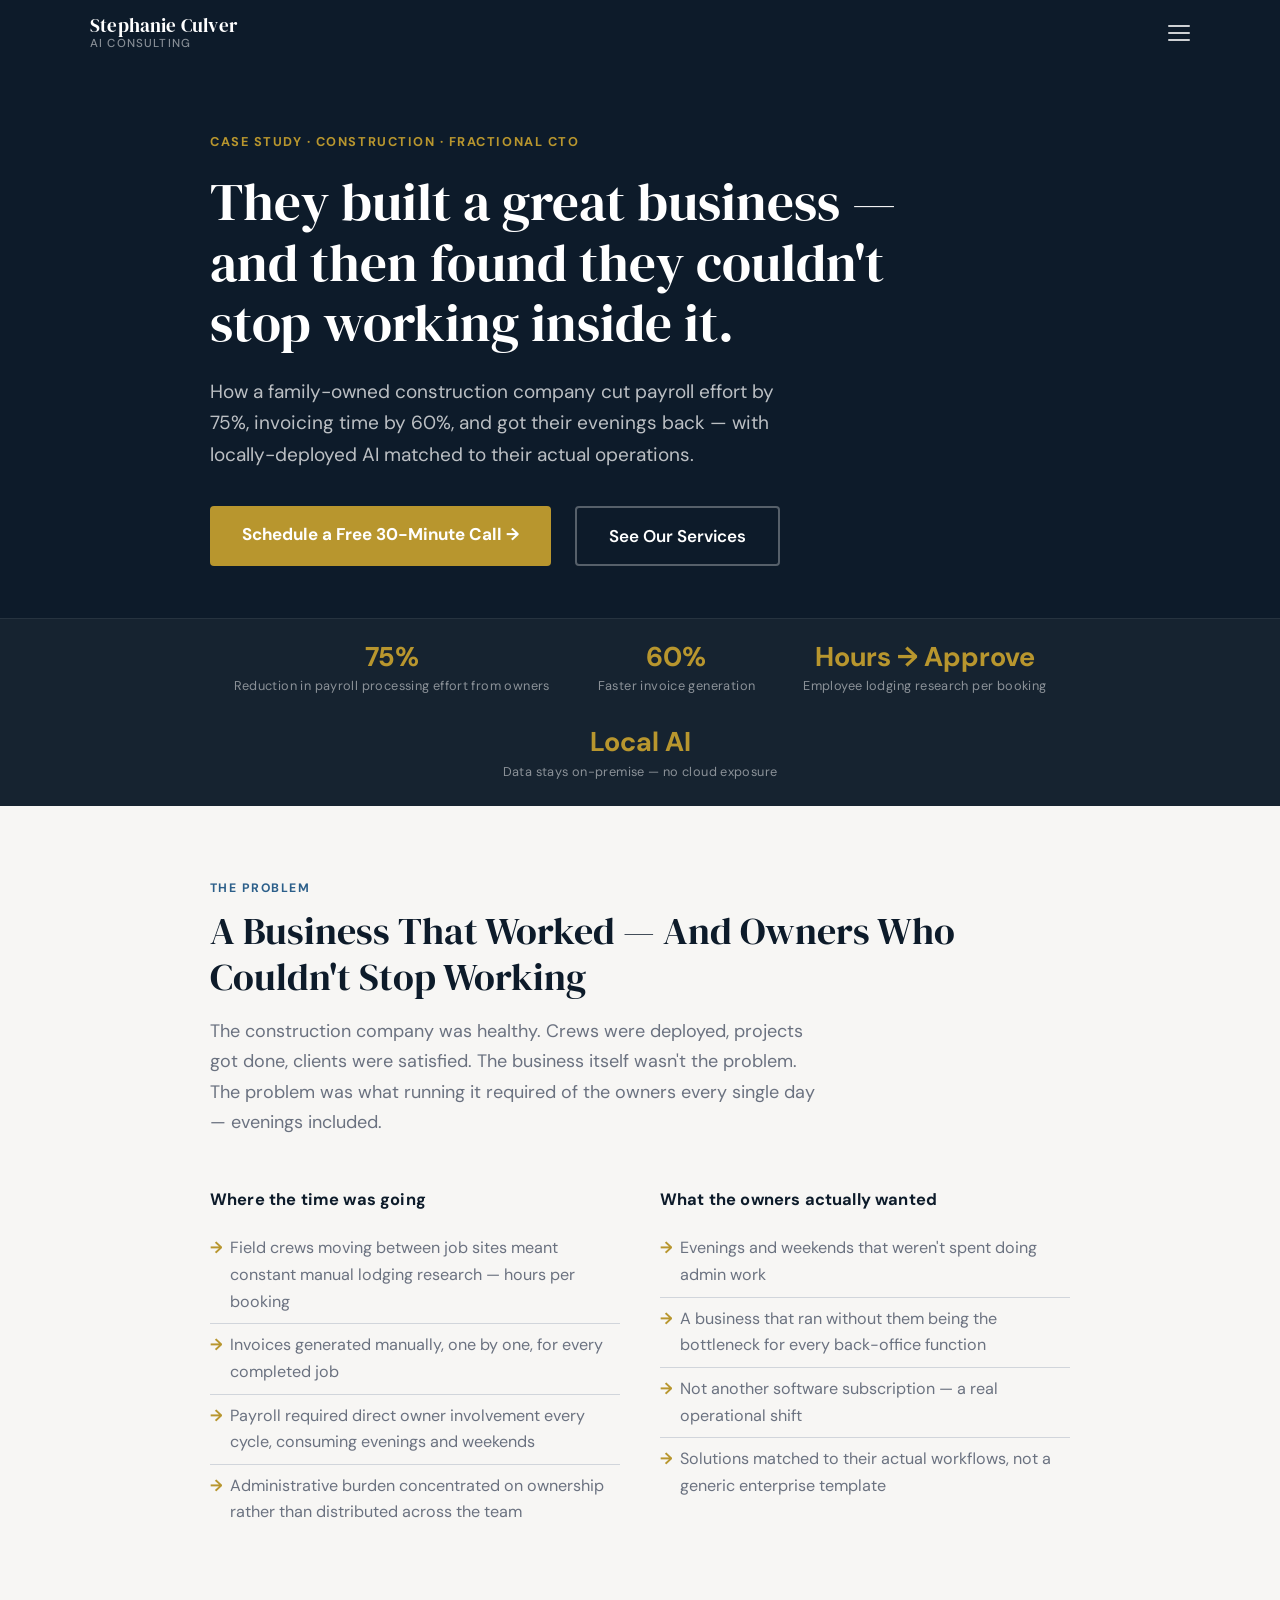
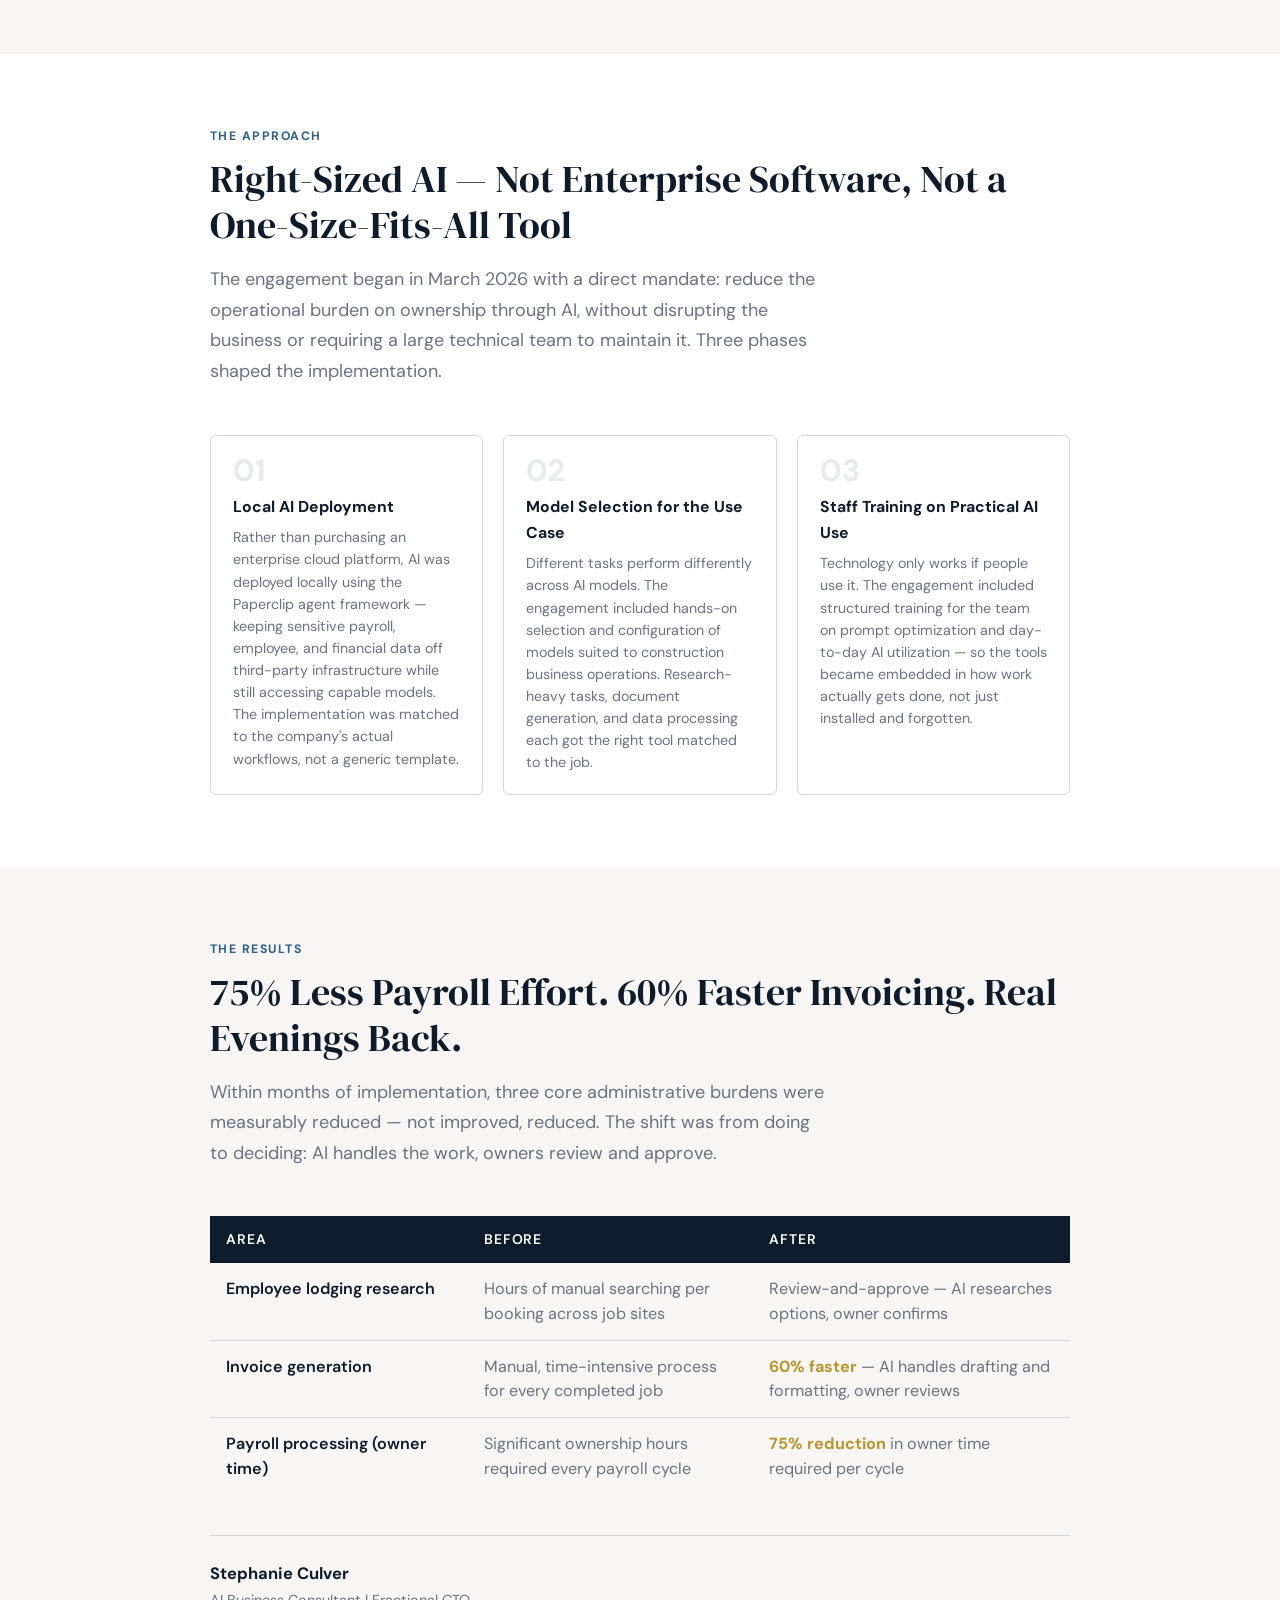
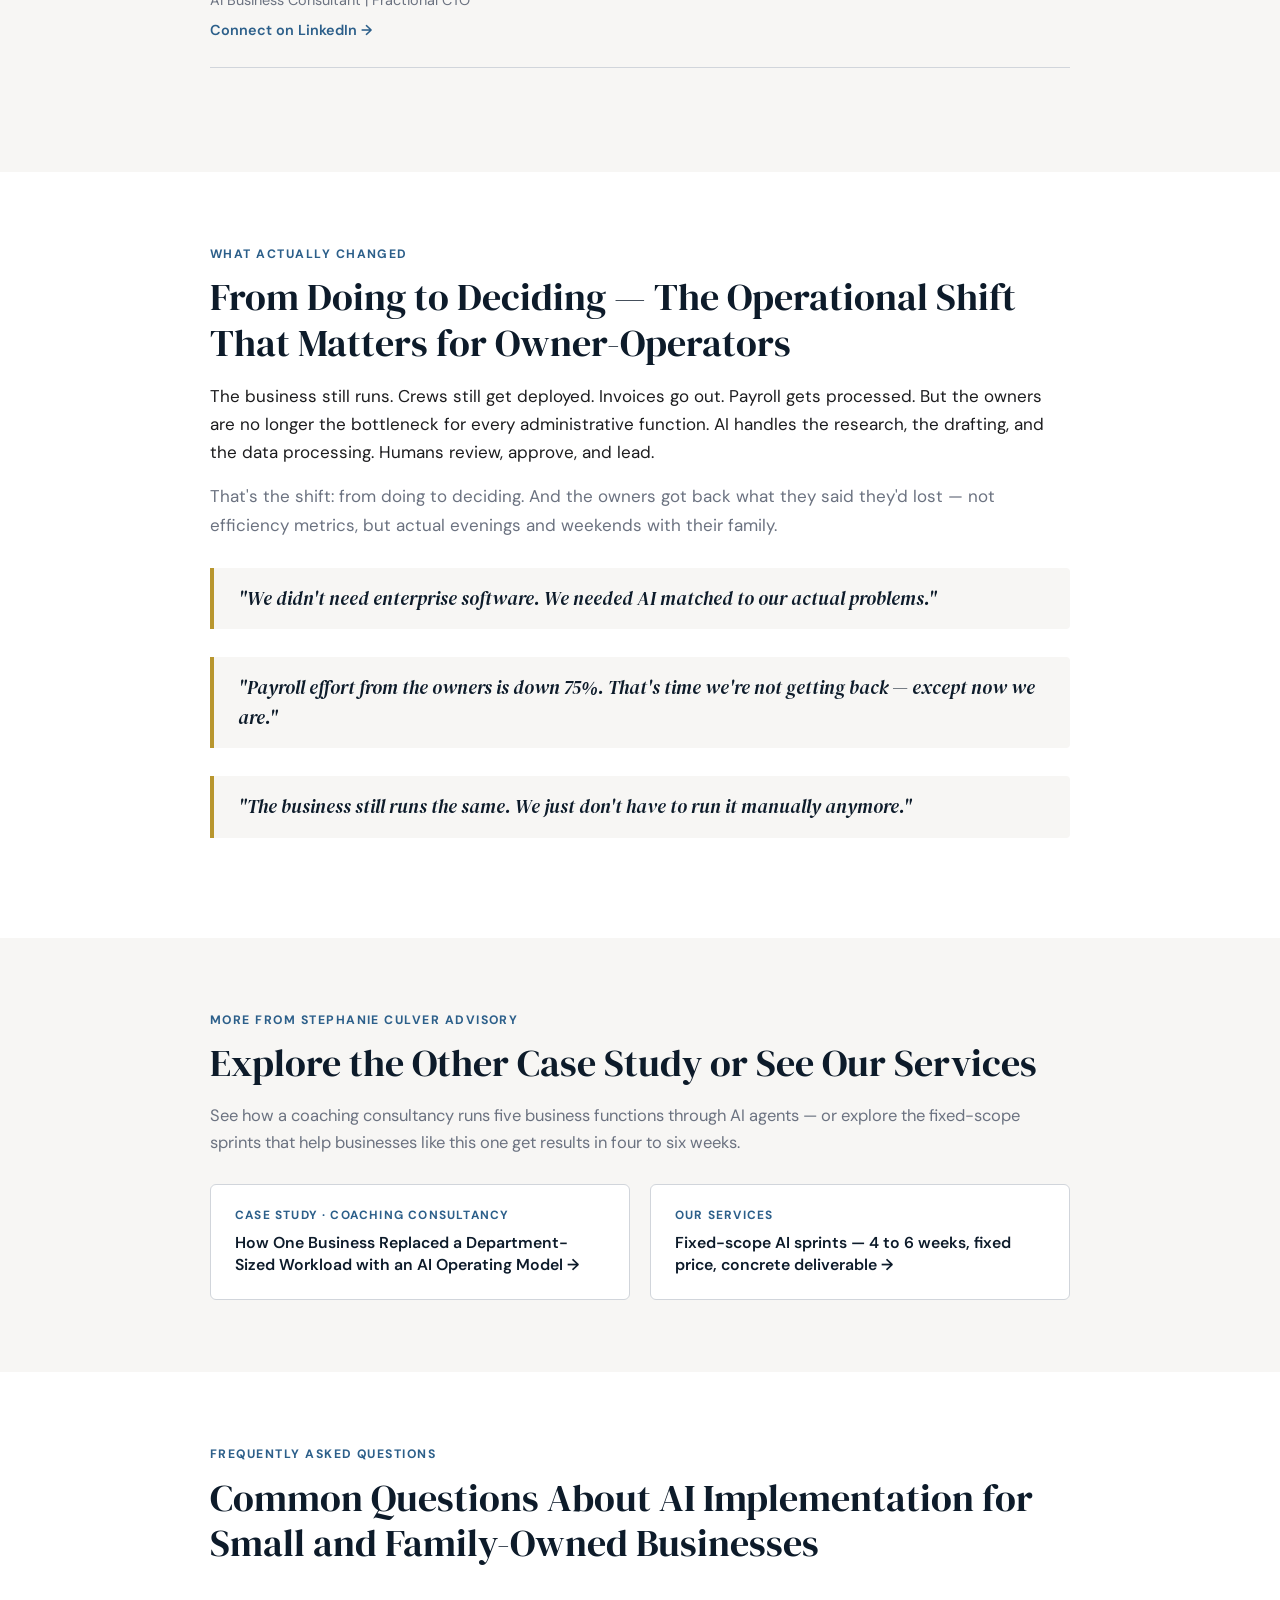
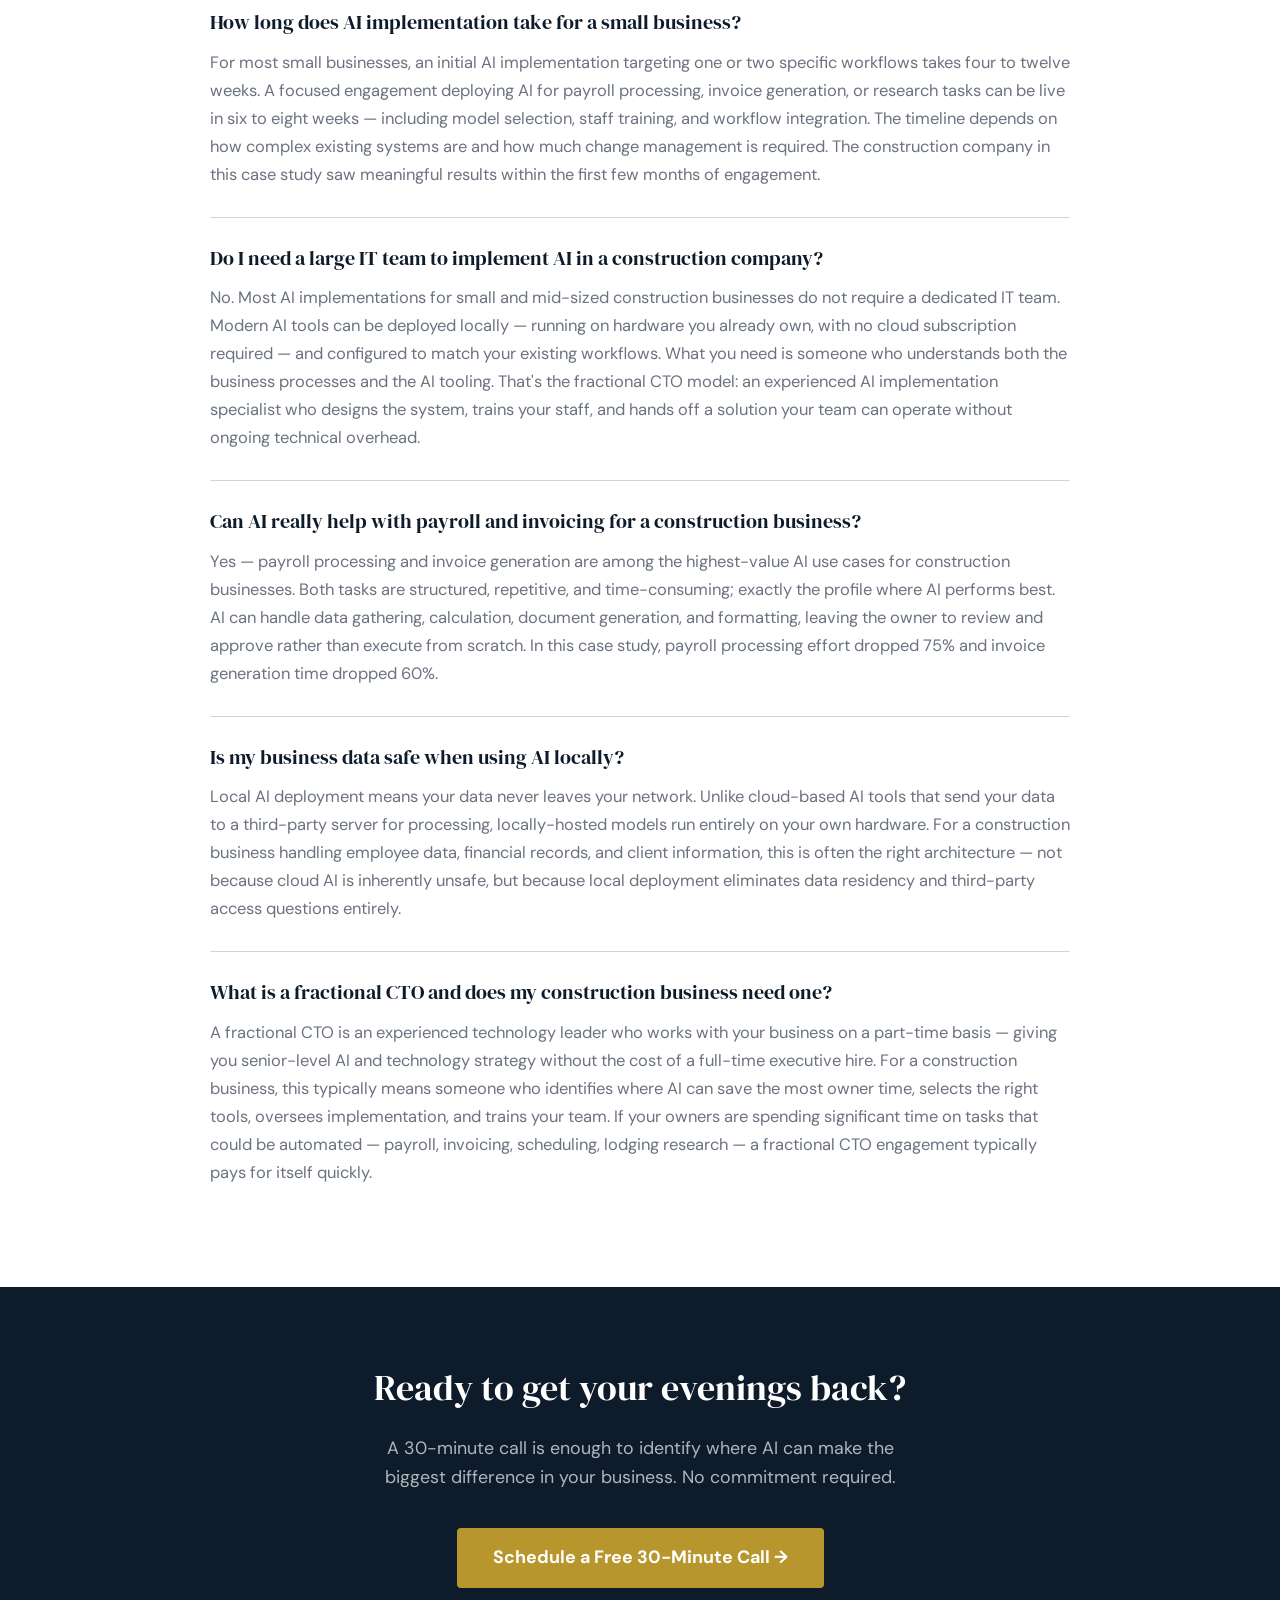
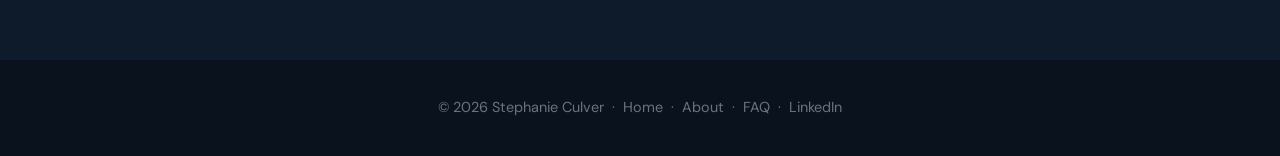
<file: case-studies/construction-company/index.html>
<!DOCTYPE html>
<html lang="en">
<head>
  <meta charset="UTF-8">
  <meta name="viewport" content="width=device-width, initial-scale=1.0">
  <title>75% Less Payroll Effort — AI for Family-Owned Construction | Stephanie Culver</title>
  <meta name="description" content="How a family-owned construction company reduced payroll processing effort by 75% and invoice time by 60% using locally-deployed AI. Case study by Stephanie Culver, Fractional CTO.">
  <link rel="canonical" href="https://stephaniepculver.com/case-studies/construction-company/">
  <meta property="og:type" content="article">
  <meta property="og:url" content="https://stephaniepculver.com/case-studies/construction-company/">
  <meta property="og:title" content="75% Less Payroll Effort — AI for Family-Owned Construction | Stephanie Culver">
  <meta property="og:description" content="How a family-owned construction company reduced payroll processing effort by 75% and invoice time by 60% using locally-deployed AI. Case study by Stephanie Culver, Fractional CTO.">
  <meta property="og:site_name" content="Stephanie Culver Advisory">
  <meta name="twitter:card" content="summary">
  <meta name="twitter:title" content="75% Less Payroll Effort — AI for Family-Owned Construction | Stephanie Culver">
  <meta name="twitter:description" content="How a family-owned construction company reduced payroll processing effort by 75% and invoice time by 60% using locally-deployed AI. Case study by Stephanie Culver, Fractional CTO.">
  <link rel="stylesheet" href="../../consulting/style.css">
  <style>
    .author-byline {
      display: flex;
      align-items: flex-start;
      gap: 14px;
      padding: 24px 0;
      border-top: 1px solid var(--line);
      border-bottom: 1px solid var(--line);
      margin: 40px 0 32px;
    }
    .author-info .author-name { font-weight: 700; color: var(--navy); font-size: 0.97rem; }
    .author-info .author-title { font-size: 0.85rem; color: var(--text-mid); margin-top: 2px; }
    .author-info a { color: var(--blue); text-decoration: none; font-weight: 600; font-size: 0.85rem; display: inline-block; margin-top: 6px; }
    .author-info a:hover { text-decoration: underline; }
    .pull-quote {
      border-left: 4px solid var(--accent);
      padding: 16px 24px;
      margin: 28px 0;
      background: var(--off-white);
      border-radius: 0 4px 4px 0;
    }
    .pull-quote p {
      font-family: var(--font);
      font-size: 1.12rem;
      color: var(--navy);
      font-style: italic;
      line-height: 1.55;
      margin: 0;
    }
    .results-table { width: 100%; border-collapse: collapse; margin: 32px 0; font-size: 0.95rem; }
    .results-table th { background: var(--navy); color: #fff; padding: 12px 16px; text-align: left; font-weight: 600; font-size: 0.82rem; letter-spacing: 0.06em; text-transform: uppercase; }
    .results-table td { padding: 14px 16px; border-bottom: 1px solid var(--line); color: var(--text-mid); vertical-align: top; line-height: 1.5; }
    .results-table tr:last-child td { border-bottom: none; }
    .results-table td:first-child { font-weight: 600; color: var(--navy); width: 30%; }
    .results-table td strong { color: var(--accent); font-weight: 700; }
    .case-study-links {
      display: grid;
      grid-template-columns: 1fr 1fr;
      gap: 20px;
      margin-top: 28px;
    }
    .case-study-links a {
      display: block;
      padding: 22px 24px;
      background: #fff;
      border: 1px solid var(--line);
      border-radius: 6px;
      text-decoration: none;
      color: var(--navy);
      font-weight: 600;
      font-size: 0.93rem;
      line-height: 1.45;
      transition: border-color 0.18s;
    }
    .case-study-links a:hover { border-color: var(--blue); }
    .case-study-links .link-label {
      display: block;
      font-size: 0.7rem;
      font-weight: 700;
      letter-spacing: 0.1em;
      text-transform: uppercase;
      color: var(--blue);
      margin-bottom: 7px;
    }
    .faq-list { margin-top: 8px; }
    .faq-item { padding: 28px 0; border-bottom: 1px solid var(--line); }
    .faq-item:last-child { border-bottom: none; }
    .faq-item h3 { font-family: var(--font); font-size: 1.15rem; font-weight: 400; color: var(--navy); margin-bottom: 12px; line-height: 1.35; }
    .faq-item p { font-size: 0.97rem; color: var(--text-mid); line-height: 1.7; }
    @media (max-width: 640px) {
      .case-study-links { grid-template-columns: 1fr; }
      .results-table td:first-child { width: auto; }
    }
  </style>

  <script type="application/ld+json">
  {
    "@context": "https://schema.org",
    "@type": "Article",
    "articleSection": "Case Study",
    "headline": "75% Less Payroll Effort — How a Family-Owned Construction Company Reclaimed Their Evenings with AI",
    "description": "A family-owned construction company cut payroll processing effort by 75% and invoice generation time by 60% after working with Stephanie Culver as Fractional CTO to deploy locally-hosted AI matched to their actual operations.",
    "author": {
      "@type": "Person",
      "name": "Stephanie Culver",
      "jobTitle": "AI Business Consultant | Fractional CTO",
      "url": "https://stephaniepculver.com/about/",
      "sameAs": "https://www.linkedin.com/in/stephaniepculver/"
    },
    "publisher": {
      "@type": "Organization",
      "name": "Stephanie Culver Advisory",
      "url": "https://stephaniepculver.com/"
    },
    "datePublished": "2026-06-26",
    "mainEntityOfPage": {
      "@type": "WebPage",
      "@id": "https://stephaniepculver.com/case-studies/construction-company/"
    }
  }
  </script>

  <script type="application/ld+json">
  {
    "@context": "https://schema.org",
    "@type": "FAQPage",
    "mainEntity": [
      {
        "@type": "Question",
        "name": "How long does AI implementation take for a small business?",
        "acceptedAnswer": {
          "@type": "Answer",
          "text": "For most small businesses, an initial AI implementation targeting one or two specific workflows takes four to twelve weeks. A focused engagement deploying AI for payroll processing, invoice generation, or research tasks can be live in six to eight weeks — including model selection, staff training, and workflow integration. The timeline depends on how complex the existing systems are and how much change management is required. The construction company in this case study saw meaningful results within the first few months of engagement."
        }
      },
      {
        "@type": "Question",
        "name": "Do I need a large IT team to implement AI in a construction company?",
        "acceptedAnswer": {
          "@type": "Answer",
          "text": "No. Most AI implementations for small and mid-sized construction businesses do not require a dedicated IT team. Modern AI tools can be deployed locally — running on hardware you already own, with no cloud subscription required — and configured to match your existing workflows. What you need is someone who understands both the business processes and the AI tooling. That's the fractional CTO model: an experienced AI implementation specialist who designs the system, trains your staff, and hands off a solution your team can operate without ongoing technical overhead."
        }
      },
      {
        "@type": "Question",
        "name": "Can AI really help with payroll and invoicing for a construction business?",
        "acceptedAnswer": {
          "@type": "Answer",
          "text": "Yes — payroll processing and invoice generation are among the highest-value AI use cases for construction businesses. Both tasks are structured, repetitive, and time-consuming; exactly the profile where AI performs best. AI can handle data gathering, calculation, document generation, and formatting, leaving the owner to review and approve rather than execute. In this case study, payroll processing effort dropped 75% and invoice generation time dropped 60% — both through AI handling the work that didn't require owner judgment."
        }
      },
      {
        "@type": "Question",
        "name": "Is my business data safe when using AI locally?",
        "acceptedAnswer": {
          "@type": "Answer",
          "text": "Local AI deployment means your data never leaves your network. Unlike cloud-based AI tools that send your data to a third-party server for processing, locally-hosted models run entirely on your own hardware. For a construction business handling employee data, financial records, and client information, this is often the right architecture — not because cloud AI is inherently unsafe, but because local deployment eliminates the data residency and third-party access questions entirely."
        }
      },
      {
        "@type": "Question",
        "name": "What is a fractional CTO and does my construction business need one?",
        "acceptedAnswer": {
          "@type": "Answer",
          "text": "A fractional CTO is an experienced technology leader who works with your business on a part-time basis — giving you senior-level AI and technology strategy without the cost of a full-time executive hire. For a construction business, this typically means someone who identifies where AI can save the most owner time, selects the right tools, oversees implementation, and trains your team. If your owners are spending significant time on tasks that could be automated — payroll, invoicing, scheduling, lodging research — a fractional CTO engagement pays for itself quickly."
        }
      }
    ]
  }
  </script>
</head>
<body>

<header class="site-header">
  <nav>
    <a href="/" class="logo">
      <span class="logo-name">Stephanie Culver</span>
      <span class="logo-sub">AI Consulting</span>
    </a>
    <div class="nav-links" id="nav-links">
      <a href="/" class="nav-link">Home</a>
      <a href="/about" class="nav-link">About</a>
      <span class="nav-section-label">Sprints</span>
      <a href="/consulting/ai-transformation-sprint.html" class="nav-link">AI Transformation</a>
      <a href="/consulting/ai-governance-sprint.html" class="nav-link">AI Governance</a>
      <a href="/consulting/platform-velocity-sprint.html" class="nav-link">Platform Velocity</a>
      <a href="/consulting/cloud-roi-sprint.html" class="nav-link">Cloud ROI</a>
      <span class="nav-section-label">Case Studies</span>
      <a href="/case-studies/construction-company/" class="nav-link" aria-current="page">Construction Company</a>
      <a href="/case-studies/coaching-consultancy/" class="nav-link">Coaching Consultancy</a>
      <a href="/faq" class="nav-link">FAQ</a>
      <a href="https://calendar.app.google/pHjNMnkVQ1afNRvJA" class="nav-cta" target="_blank" rel="noopener">Book a Call</a>
    </div>
    <button class="nav-toggle" id="nav-toggle" aria-label="Toggle navigation">
      <span></span><span></span><span></span>
    </button>
  </nav>
</header>

<section class="hero" style="padding: 60px 24px 52px;">
  <div class="hero-inner">
    <span class="hero-label">Case Study · Construction · Fractional CTO</span>
    <h1>They built a great business — and then found they couldn't stop working inside it.</h1>
    <p class="hero-sub">How a family-owned construction company cut payroll effort by 75%, invoicing time by 60%, and got their evenings back — with locally-deployed AI matched to their actual operations.</p>
    <div class="hero-actions">
      <a href="https://calendar.app.google/pHjNMnkVQ1afNRvJA" class="btn-primary" target="_blank" rel="noopener">Schedule a Free 30-Minute Call →</a>
      <a href="/#sprints" class="btn-secondary">See Our Services</a>
    </div>
  </div>
</section>

<div class="proof-bar">
  <div class="proof-bar-inner">
    <div class="proof-stat">
      <span class="num">75%</span>
      <span class="lbl">Reduction in payroll processing effort from owners</span>
    </div>
    <div class="proof-stat">
      <span class="num">60%</span>
      <span class="lbl">Faster invoice generation</span>
    </div>
    <div class="proof-stat">
      <span class="num">Hours → Approve</span>
      <span class="lbl">Employee lodging research per booking</span>
    </div>
    <div class="proof-stat">
      <span class="num">Local AI</span>
      <span class="lbl">Data stays on-premise — no cloud exposure</span>
    </div>
  </div>
</div>

<section class="section bg-light">
  <div class="section-inner">
    <div class="section-label">The Problem</div>
    <h2>A Business That Worked — And Owners Who Couldn't Stop Working</h2>
    <p class="section-intro">The construction company was healthy. Crews were deployed, projects got done, clients were satisfied. The business itself wasn't the problem. The problem was what running it required of the owners every single day — evenings included.</p>

    <div class="two-col">
      <div>
        <h3>Where the time was going</h3>
        <ul>
          <li>Field crews moving between job sites meant constant manual lodging research — hours per booking</li>
          <li>Invoices generated manually, one by one, for every completed job</li>
          <li>Payroll required direct owner involvement every cycle, consuming evenings and weekends</li>
          <li>Administrative burden concentrated on ownership rather than distributed across the team</li>
        </ul>
      </div>
      <div>
        <h3>What the owners actually wanted</h3>
        <ul>
          <li>Evenings and weekends that weren't spent doing admin work</li>
          <li>A business that ran without them being the bottleneck for every back-office function</li>
          <li>Not another software subscription — a real operational shift</li>
          <li>Solutions matched to their actual workflows, not a generic enterprise template</li>
        </ul>
      </div>
    </div>
  </div>
</section>

<section class="section">
  <div class="section-inner">
    <div class="section-label">The Approach</div>
    <h2>Right-Sized AI — Not Enterprise Software, Not a One-Size-Fits-All Tool</h2>
    <p class="section-intro">The engagement began in March 2026 with a direct mandate: reduce the operational burden on ownership through AI, without disrupting the business or requiring a large technical team to maintain it. Three phases shaped the implementation.</p>

    <div class="scope-grid">
      <div class="scope-item">
        <div class="scope-num">01</div>
        <h4>Local AI Deployment</h4>
        <p>Rather than purchasing an enterprise cloud platform, AI was deployed locally using the Paperclip agent framework — keeping sensitive payroll, employee, and financial data off third-party infrastructure while still accessing capable models. The implementation was matched to the company's actual workflows, not a generic template.</p>
      </div>
      <div class="scope-item">
        <div class="scope-num">02</div>
        <h4>Model Selection for the Use Case</h4>
        <p>Different tasks perform differently across AI models. The engagement included hands-on selection and configuration of models suited to construction business operations. Research-heavy tasks, document generation, and data processing each got the right tool matched to the job.</p>
      </div>
      <div class="scope-item">
        <div class="scope-num">03</div>
        <h4>Staff Training on Practical AI Use</h4>
        <p>Technology only works if people use it. The engagement included structured training for the team on prompt optimization and day-to-day AI utilization — so the tools became embedded in how work actually gets done, not just installed and forgotten.</p>
      </div>
    </div>
  </div>
</section>

<section class="section bg-light">
  <div class="section-inner">
    <div class="section-label">The Results</div>
    <h2>75% Less Payroll Effort. 60% Faster Invoicing. Real Evenings Back.</h2>
    <p class="section-intro">Within months of implementation, three core administrative burdens were measurably reduced — not improved, reduced. The shift was from doing to deciding: AI handles the work, owners review and approve.</p>

    <table class="results-table">
      <thead>
        <tr>
          <th>Area</th>
          <th>Before</th>
          <th>After</th>
        </tr>
      </thead>
      <tbody>
        <tr>
          <td>Employee lodging research</td>
          <td>Hours of manual searching per booking across job sites</td>
          <td>Review-and-approve — AI researches options, owner confirms</td>
        </tr>
        <tr>
          <td>Invoice generation</td>
          <td>Manual, time-intensive process for every completed job</td>
          <td><strong>60% faster</strong> — AI handles drafting and formatting, owner reviews</td>
        </tr>
        <tr>
          <td>Payroll processing (owner time)</td>
          <td>Significant ownership hours required every payroll cycle</td>
          <td><strong>75% reduction</strong> in owner time required per cycle</td>
        </tr>
      </tbody>
    </table>

    <div class="author-byline">
      <div class="author-info">
        <div class="author-name">Stephanie Culver</div>
        <div class="author-title">AI Business Consultant | Fractional CTO</div>
        <a href="https://www.linkedin.com/in/stephaniepculver/" target="_blank" rel="noopener">Connect on LinkedIn →</a>
      </div>
    </div>
  </div>
</section>

<section class="section">
  <div class="section-inner">
    <div class="section-label">What Actually Changed</div>
    <h2>From Doing to Deciding — The Operational Shift That Matters for Owner-Operators</h2>
    <p>The business still runs. Crews still get deployed. Invoices go out. Payroll gets processed. But the owners are no longer the bottleneck for every administrative function. AI handles the research, the drafting, and the data processing. Humans review, approve, and lead.</p>
    <p style="margin-top: 16px; color: var(--text-mid); line-height: 1.7;">That's the shift: from doing to deciding. And the owners got back what they said they'd lost — not efficiency metrics, but actual evenings and weekends with their family.</p>

    <div class="pull-quote">
      <p>"We didn't need enterprise software. We needed AI matched to our actual problems."</p>
    </div>

    <div class="pull-quote">
      <p>"Payroll effort from the owners is down 75%. That's time we're not getting back — except now we are."</p>
    </div>

    <div class="pull-quote">
      <p>"The business still runs the same. We just don't have to run it manually anymore."</p>
    </div>
  </div>
</section>

<section class="section bg-light">
  <div class="section-inner">
    <div class="section-label">More from Stephanie Culver Advisory</div>
    <h2>Explore the Other Case Study or See Our Services</h2>
    <p style="color: var(--text-mid); font-size: 0.97rem; margin-bottom: 8px;">See how a coaching consultancy runs five business functions through AI agents — or explore the fixed-scope sprints that help businesses like this one get results in four to six weeks.</p>
    <div class="case-study-links">
      <a href="/case-studies/coaching-consultancy/">
        <span class="link-label">Case Study · Coaching Consultancy</span>
        How One Business Replaced a Department-Sized Workload with an AI Operating Model →
      </a>
      <a href="/#sprints">
        <span class="link-label">Our Services</span>
        Fixed-scope AI sprints — 4 to 6 weeks, fixed price, concrete deliverable →
      </a>
    </div>
  </div>
</section>

<section class="section">
  <div class="section-inner">
    <div class="section-label">Frequently Asked Questions</div>
    <h2>Common Questions About AI Implementation for Small and Family-Owned Businesses</h2>

    <div class="faq-list">
      <div class="faq-item">
        <h3>How long does AI implementation take for a small business?</h3>
        <p>For most small businesses, an initial AI implementation targeting one or two specific workflows takes four to twelve weeks. A focused engagement deploying AI for payroll processing, invoice generation, or research tasks can be live in six to eight weeks — including model selection, staff training, and workflow integration. The timeline depends on how complex existing systems are and how much change management is required. The construction company in this case study saw meaningful results within the first few months of engagement.</p>
      </div>

      <div class="faq-item">
        <h3>Do I need a large IT team to implement AI in a construction company?</h3>
        <p>No. Most AI implementations for small and mid-sized construction businesses do not require a dedicated IT team. Modern AI tools can be deployed locally — running on hardware you already own, with no cloud subscription required — and configured to match your existing workflows. What you need is someone who understands both the business processes and the AI tooling. That's the fractional CTO model: an experienced AI implementation specialist who designs the system, trains your staff, and hands off a solution your team can operate without ongoing technical overhead.</p>
      </div>

      <div class="faq-item">
        <h3>Can AI really help with payroll and invoicing for a construction business?</h3>
        <p>Yes — payroll processing and invoice generation are among the highest-value AI use cases for construction businesses. Both tasks are structured, repetitive, and time-consuming; exactly the profile where AI performs best. AI can handle data gathering, calculation, document generation, and formatting, leaving the owner to review and approve rather than execute from scratch. In this case study, payroll processing effort dropped 75% and invoice generation time dropped 60%.</p>
      </div>

      <div class="faq-item">
        <h3>Is my business data safe when using AI locally?</h3>
        <p>Local AI deployment means your data never leaves your network. Unlike cloud-based AI tools that send your data to a third-party server for processing, locally-hosted models run entirely on your own hardware. For a construction business handling employee data, financial records, and client information, this is often the right architecture — not because cloud AI is inherently unsafe, but because local deployment eliminates data residency and third-party access questions entirely.</p>
      </div>

      <div class="faq-item">
        <h3>What is a fractional CTO and does my construction business need one?</h3>
        <p>A fractional CTO is an experienced technology leader who works with your business on a part-time basis — giving you senior-level AI and technology strategy without the cost of a full-time executive hire. For a construction business, this typically means someone who identifies where AI can save the most owner time, selects the right tools, oversees implementation, and trains your team. If your owners are spending significant time on tasks that could be automated — payroll, invoicing, scheduling, lodging research — a fractional CTO engagement typically pays for itself quickly.</p>
      </div>
    </div>
  </div>
</section>

<div class="cta-band">
  <div class="cta-band-inner">
    <h2>Ready to get your evenings back?</h2>
    <p>A 30-minute call is enough to identify where AI can make the biggest difference in your business. No commitment required.</p>
    <a href="https://calendar.app.google/pHjNMnkVQ1afNRvJA" class="btn-primary" target="_blank" rel="noopener">Schedule a Free 30-Minute Call →</a>
  </div>
</div>

<footer>
  <p>© 2026 Stephanie Culver &nbsp;·&nbsp; <a href="/">Home</a> &nbsp;·&nbsp; <a href="/about">About</a> &nbsp;·&nbsp; <a href="/faq">FAQ</a> &nbsp;·&nbsp; <a href="https://www.linkedin.com/in/stephaniepculver/" target="_blank" rel="noopener">LinkedIn</a></p>
</footer>

<script>
const toggle = document.getElementById('nav-toggle');
const links = document.getElementById('nav-links');
toggle.addEventListener('click', () => links.classList.toggle('open'));
</script>
</body>
</html>
</file>
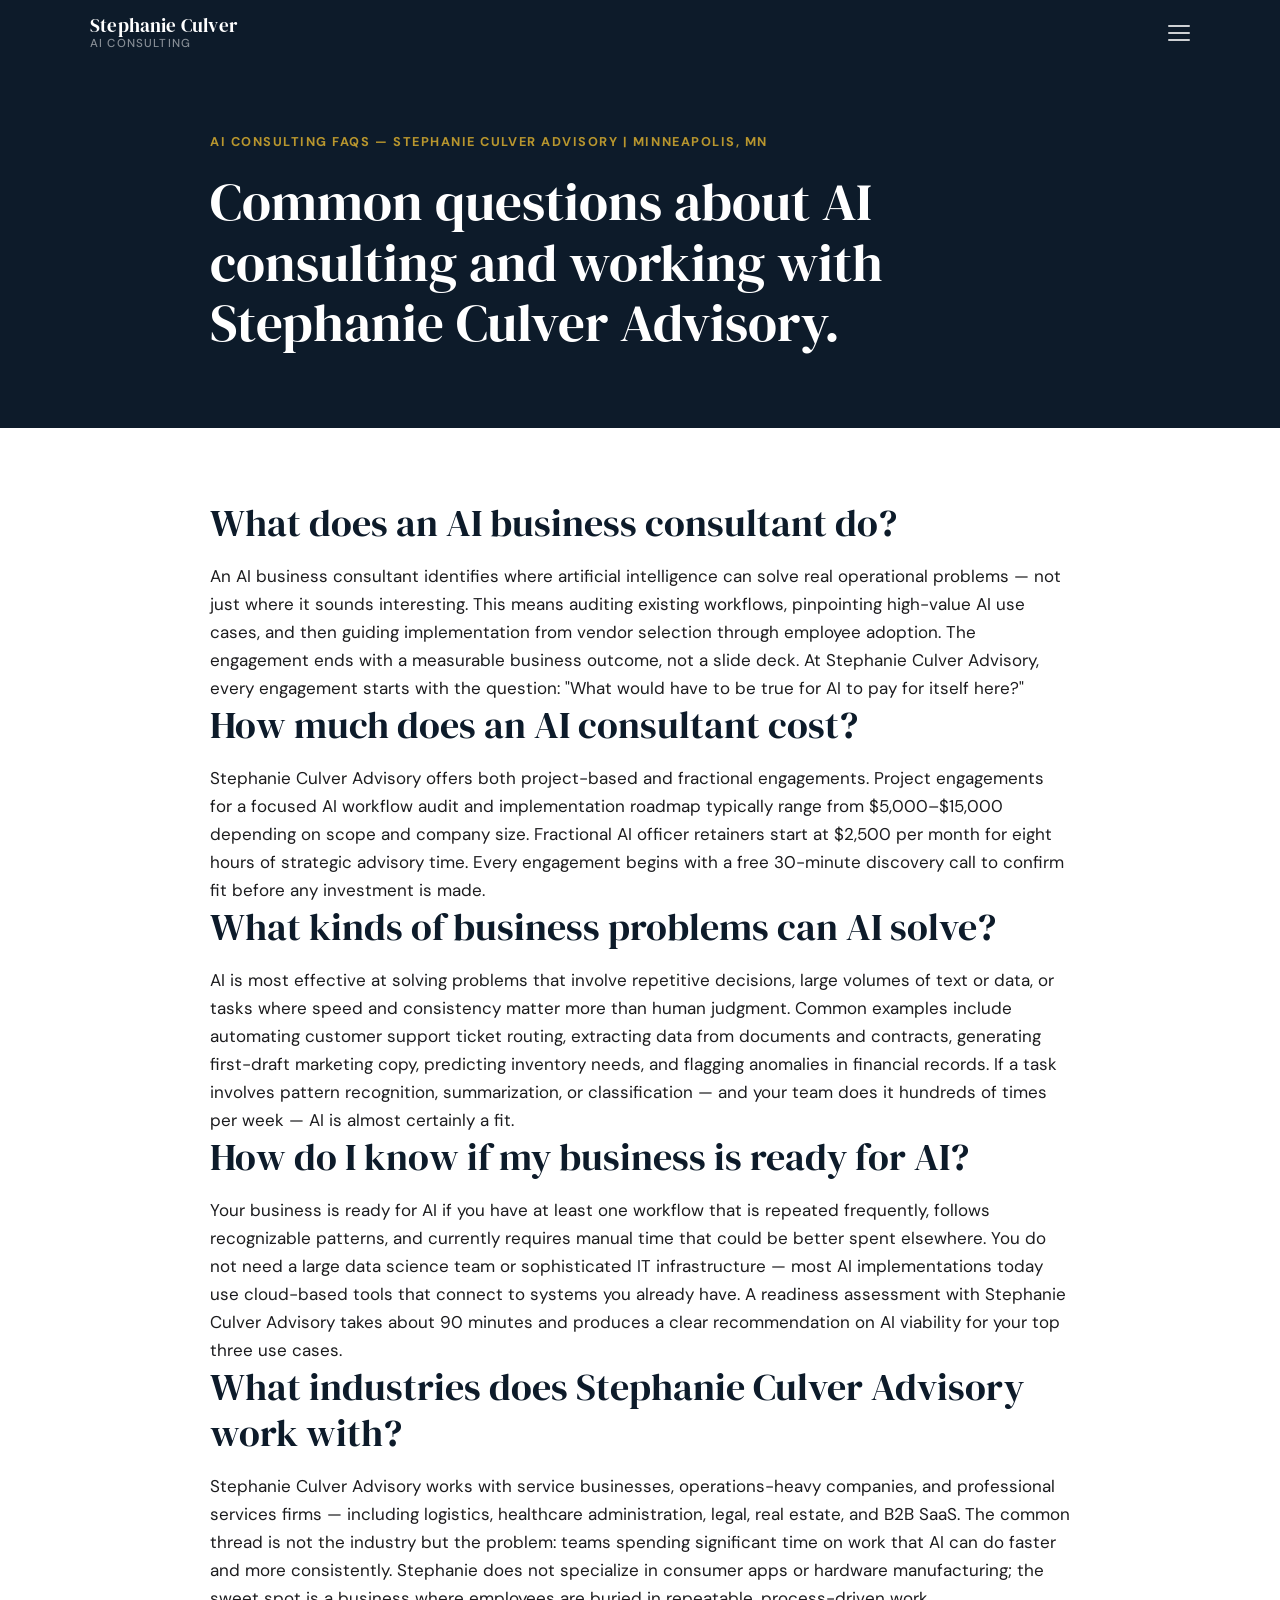
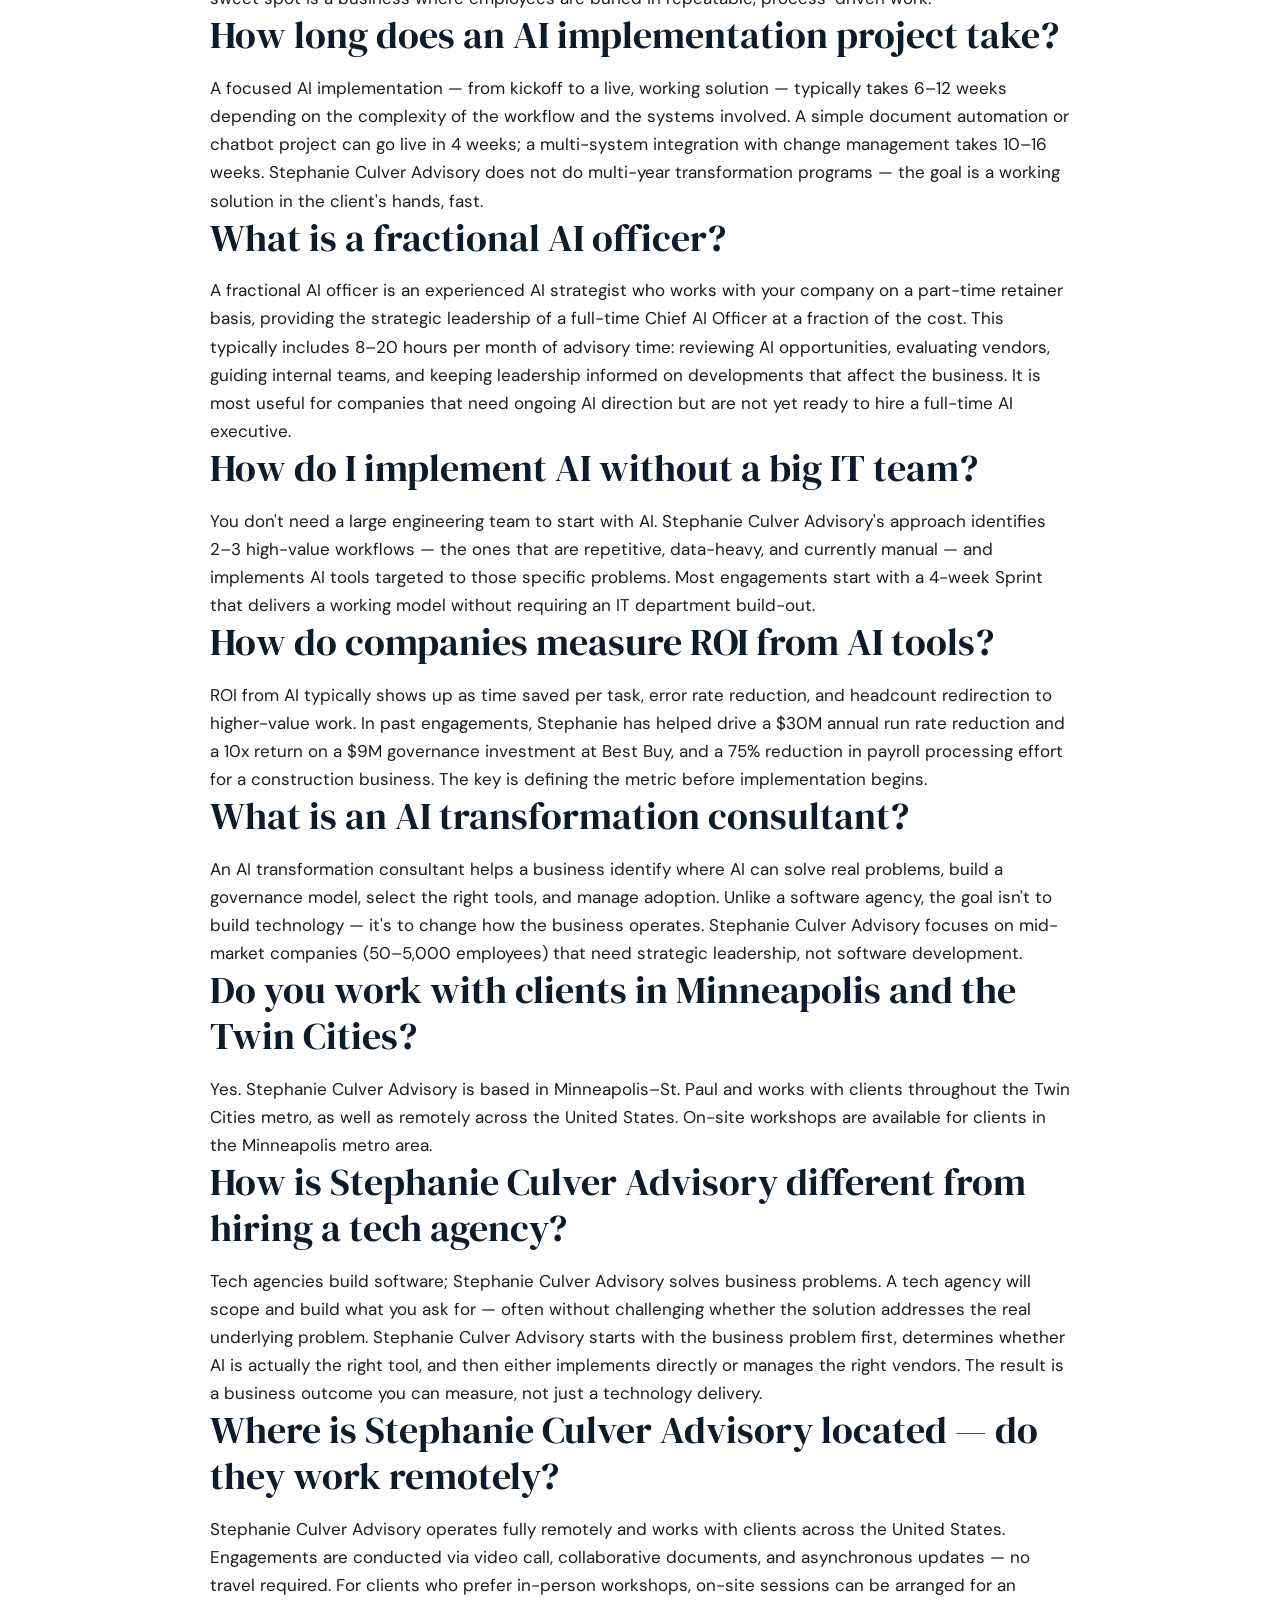
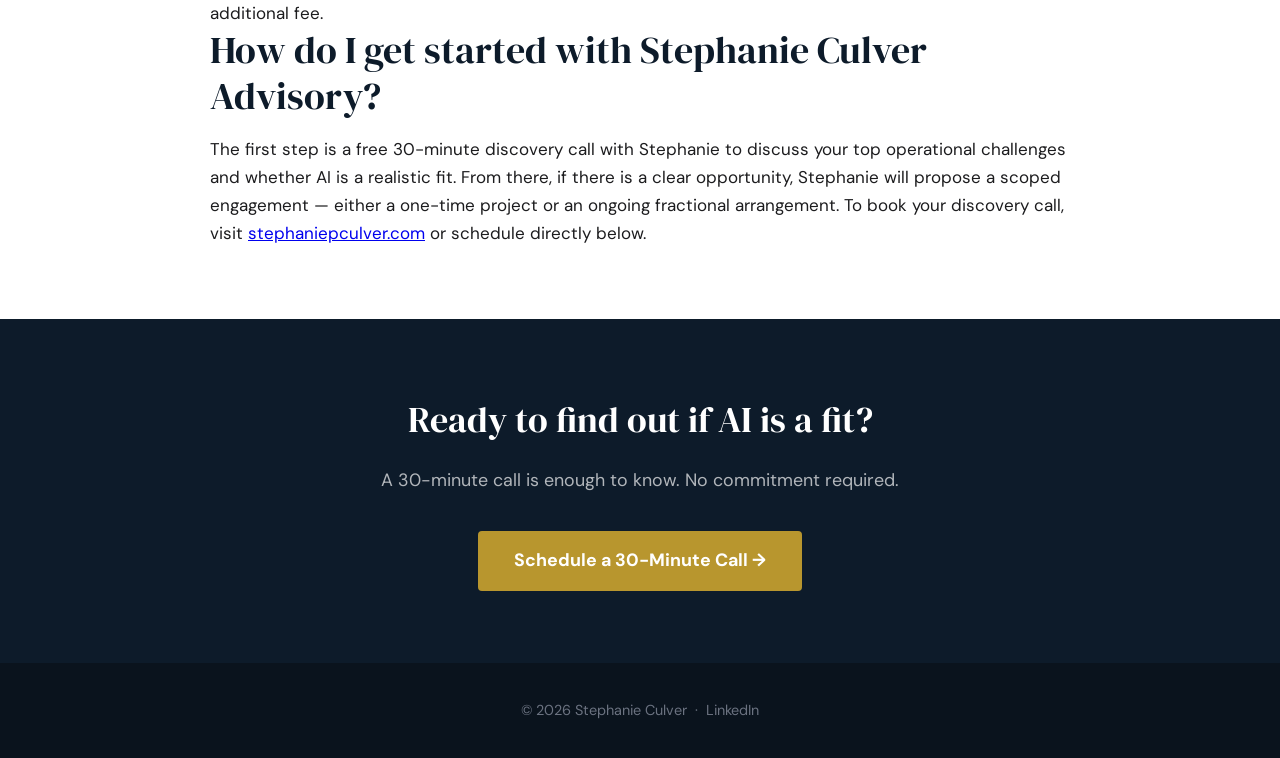
<file: faq.html>
<!DOCTYPE html>
<html lang="en">
<head>
  <meta charset="UTF-8">
  <meta name="viewport" content="width=device-width, initial-scale=1.0">
  <title>FAQ — Stephanie Culver Advisory | AI Business Consulting</title>
  <meta name="description" content="AI consulting FAQs from Stephanie Culver Advisory, Minneapolis. Clear answers on fractional AI officers, implementation timelines, ROI, and more.">
  <link rel="canonical" href="https://stephaniepculver.com/faq">
  <meta property="og:type" content="website">
  <meta property="og:url" content="https://stephaniepculver.com/faq">
  <meta property="og:title" content="FAQ — Stephanie Culver Advisory | AI Business Consulting">
  <meta property="og:description" content="AI consulting FAQs from Stephanie Culver Advisory, Minneapolis. Clear answers on fractional AI officers, implementation timelines, ROI, and more.">
  <meta property="og:site_name" content="Stephanie Culver Advisory">
  <meta name="twitter:card" content="summary">
  <meta name="twitter:title" content="FAQ — Stephanie Culver Advisory | AI Business Consulting">
  <meta name="twitter:description" content="AI consulting FAQs from Stephanie Culver Advisory, Minneapolis. Clear answers on fractional AI officers, implementation timelines, ROI, and more.">
  <link rel="stylesheet" href="consulting/style.css">

  <script type="application/ld+json">
{
  "@context": "https://schema.org",
  "@type": "FAQPage",
  "mainEntity": [
    {
      "@type": "Question",
      "name": "What does an AI business consultant do?",
      "acceptedAnswer": {
        "@type": "Answer",
        "text": "An AI business consultant identifies where artificial intelligence can solve real operational problems — not just where it sounds interesting. This means auditing existing workflows, pinpointing high-value AI use cases, and then guiding implementation from vendor selection through employee adoption. The engagement ends with a measurable business outcome, not a slide deck. At Stephanie Culver Advisory, every engagement starts with the question: 'What would have to be true for AI to pay for itself here?'"
      }
    },
    {
      "@type": "Question",
      "name": "How much does an AI consultant cost?",
      "acceptedAnswer": {
        "@type": "Answer",
        "text": "Stephanie Culver Advisory offers both project-based and fractional engagements. Project engagements for a focused AI workflow audit and implementation roadmap typically range from $5,000–$15,000 depending on scope and company size. Fractional AI officer retainers start at $2,500 per month for eight hours of strategic advisory time. Every engagement begins with a free 30-minute discovery call to confirm fit before any investment is made."
      }
    },
    {
      "@type": "Question",
      "name": "What kinds of business problems can AI solve?",
      "acceptedAnswer": {
        "@type": "Answer",
        "text": "AI is most effective at solving problems that involve repetitive decisions, large volumes of text or data, or tasks where speed and consistency matter more than human judgment. Common examples include automating customer support ticket routing, extracting data from documents and contracts, generating first-draft marketing copy, predicting inventory needs, and flagging anomalies in financial records. If a task involves pattern recognition, summarization, or classification — and your team does it hundreds of times per week — AI is almost certainly a fit."
      }
    },
    {
      "@type": "Question",
      "name": "How do I know if my business is ready for AI?",
      "acceptedAnswer": {
        "@type": "Answer",
        "text": "Your business is ready for AI if you have at least one workflow that is repeated frequently, follows recognizable patterns, and currently requires manual time that could be better spent elsewhere. You do not need a large data science team or sophisticated IT infrastructure — most AI implementations today use cloud-based tools that connect to systems you already have. A readiness assessment with Stephanie Culver Advisory takes about 90 minutes and produces a clear recommendation on AI viability for your top three use cases."
      }
    },
    {
      "@type": "Question",
      "name": "What industries does Stephanie Culver Advisory work with?",
      "acceptedAnswer": {
        "@type": "Answer",
        "text": "Stephanie Culver Advisory works with service businesses, operations-heavy companies, and professional services firms — including logistics, healthcare administration, legal, real estate, and B2B SaaS. The common thread is not the industry but the problem: teams spending significant time on work that AI can do faster and more consistently. Stephanie does not specialize in consumer apps or hardware manufacturing; the sweet spot is a business where employees are buried in repeatable, process-driven work."
      }
    },
    {
      "@type": "Question",
      "name": "How long does an AI implementation project take?",
      "acceptedAnswer": {
        "@type": "Answer",
        "text": "A focused AI implementation — from kickoff to a live, working solution — typically takes 6–12 weeks depending on the complexity of the workflow and the systems involved. A simple document automation or chatbot project can go live in 4 weeks; a multi-system integration with change management takes 10–16 weeks. Stephanie Culver Advisory does not do multi-year transformation programs — the goal is a working solution in the client's hands, fast."
      }
    },
    {
      "@type": "Question",
      "name": "What is a fractional AI officer?",
      "acceptedAnswer": {
        "@type": "Answer",
        "text": "A fractional AI officer is an experienced AI strategist who works with your company on a part-time retainer basis, providing the strategic leadership of a full-time Chief AI Officer at a fraction of the cost. This typically includes 8–20 hours per month of advisory time: reviewing AI opportunities, evaluating vendors, guiding internal teams, and keeping leadership informed on developments that affect the business. It is most useful for companies that need ongoing AI direction but are not yet ready to hire a full-time AI executive."
      }
    },
    {
      "@type": "Question",
      "name": "How do I implement AI without a big IT team?",
      "acceptedAnswer": {
        "@type": "Answer",
        "text": "You don't need a large engineering team to start with AI. Stephanie Culver Advisory's approach identifies 2–3 high-value workflows — the ones that are repetitive, data-heavy, and currently manual — and implements AI tools targeted to those specific problems. Most engagements start with a 4-week Sprint that delivers a working model without requiring an IT department build-out."
      }
    },
    {
      "@type": "Question",
      "name": "How do companies measure ROI from AI tools?",
      "acceptedAnswer": {
        "@type": "Answer",
        "text": "ROI from AI typically shows up as time saved per task, error rate reduction, and headcount redirection to higher-value work. In past engagements, Stephanie has helped drive a $30M annual run rate reduction and a 10x return on a $9M governance investment at Best Buy, and a 75% reduction in payroll processing effort for a construction business. The key is defining the metric before implementation begins."
      }
    },
    {
      "@type": "Question",
      "name": "What is an AI transformation consultant?",
      "acceptedAnswer": {
        "@type": "Answer",
        "text": "An AI transformation consultant helps a business identify where AI can solve real problems, build a governance model, select the right tools, and manage adoption. Unlike a software agency, the goal isn't to build technology — it's to change how the business operates. Stephanie Culver Advisory focuses on mid-market companies (50–5,000 employees) that need strategic leadership, not software development."
      }
    },
    {
      "@type": "Question",
      "name": "Do you work with clients in Minneapolis and the Twin Cities?",
      "acceptedAnswer": {
        "@type": "Answer",
        "text": "Yes. Stephanie Culver Advisory is based in Minneapolis–St. Paul and works with clients throughout the Twin Cities metro, as well as remotely across the United States. On-site workshops are available for clients in the Minneapolis metro area."
      }
    },
    {
      "@type": "Question",
      "name": "How is Stephanie Culver Advisory different from hiring a tech agency?",
      "acceptedAnswer": {
        "@type": "Answer",
        "text": "Tech agencies build software; Stephanie Culver Advisory solves business problems. A tech agency will scope and build what you ask for — often without challenging whether the solution addresses the real underlying problem. Stephanie Culver Advisory starts with the business problem first, determines whether AI is actually the right tool, and then either implements directly or manages the right vendors. The result is a business outcome you can measure, not just a technology delivery."
      }
    },
    {
      "@type": "Question",
      "name": "Where is Stephanie Culver Advisory located — do they work remotely?",
      "acceptedAnswer": {
        "@type": "Answer",
        "text": "Stephanie Culver Advisory operates fully remotely and works with clients across the United States. Engagements are conducted via video call, collaborative documents, and asynchronous updates — no travel required. For clients who prefer in-person workshops, on-site sessions can be arranged for an additional fee."
      }
    },
    {
      "@type": "Question",
      "name": "How do I get started with Stephanie Culver Advisory?",
      "acceptedAnswer": {
        "@type": "Answer",
        "text": "The first step is a free 30-minute discovery call with Stephanie to discuss your top operational challenges and whether AI is a realistic fit. From there, if there is a clear opportunity, Stephanie will propose a scoped engagement — either a one-time project or an ongoing fractional arrangement. To book your discovery call, visit stephaniepculver.com or schedule directly at the link below."
      }
    }
  ]
}
  </script>
</head>
<body>

<header class="site-header">
  <nav>
    <a href="/" class="logo">
      <span class="logo-name">Stephanie Culver</span>
      <span class="logo-sub">AI Consulting</span>
    </a>
    <div class="nav-links" id="nav-links">
      <a href="/" class="nav-link">Home</a>
      <a href="/about" class="nav-link">About</a>
      <span class="nav-section-label">Sprints</span>
      <a href="/consulting/ai-transformation-sprint.html" class="nav-link">AI Transformation</a>
      <a href="/consulting/ai-governance-sprint.html" class="nav-link">AI Governance</a>
      <a href="/consulting/platform-velocity-sprint.html" class="nav-link">Platform Velocity</a>
      <a href="/consulting/cloud-roi-sprint.html" class="nav-link">Cloud ROI</a>
      <a href="/case-studies/" class="nav-link">Case Studies</a>
      <a href="/faq" class="nav-link" aria-current="page">FAQ</a>
      <a href="https://calendar.app.google/pHjNMnkVQ1afNRvJA" class="nav-cta" target="_blank" rel="noopener">Book a Call</a>
    </div>
    <button class="nav-toggle" id="nav-toggle" aria-label="Toggle navigation">
      <span></span><span></span><span></span>
    </button>
  </nav>
</header>

<section class="hero" style="padding: 60px 24px 52px;">
  <div class="hero-inner">
    <span class="hero-label">AI Consulting FAQs — Stephanie Culver Advisory | Minneapolis, MN</span>
    <h1>Common questions about AI consulting and working with Stephanie Culver Advisory.</h1>
  </div>
</section>

<section class="section">
  <div class="section-inner">

    <h2>What does an AI business consultant do?</h2>
    <p>An AI business consultant identifies where artificial intelligence can solve real operational problems — not just where it sounds interesting. This means auditing existing workflows, pinpointing high-value AI use cases, and then guiding implementation from vendor selection through employee adoption. The engagement ends with a measurable business outcome, not a slide deck. At Stephanie Culver Advisory, every engagement starts with the question: "What would have to be true for AI to pay for itself here?"</p>

    <h2>How much does an AI consultant cost?</h2>
    <p>Stephanie Culver Advisory offers both project-based and fractional engagements. Project engagements for a focused AI workflow audit and implementation roadmap typically range from $5,000–$15,000 depending on scope and company size. Fractional AI officer retainers start at $2,500 per month for eight hours of strategic advisory time. Every engagement begins with a free 30-minute discovery call to confirm fit before any investment is made.</p>

    <h2>What kinds of business problems can AI solve?</h2>
    <p>AI is most effective at solving problems that involve repetitive decisions, large volumes of text or data, or tasks where speed and consistency matter more than human judgment. Common examples include automating customer support ticket routing, extracting data from documents and contracts, generating first-draft marketing copy, predicting inventory needs, and flagging anomalies in financial records. If a task involves pattern recognition, summarization, or classification — and your team does it hundreds of times per week — AI is almost certainly a fit.</p>

    <h2>How do I know if my business is ready for AI?</h2>
    <p>Your business is ready for AI if you have at least one workflow that is repeated frequently, follows recognizable patterns, and currently requires manual time that could be better spent elsewhere. You do not need a large data science team or sophisticated IT infrastructure — most AI implementations today use cloud-based tools that connect to systems you already have. A readiness assessment with Stephanie Culver Advisory takes about 90 minutes and produces a clear recommendation on AI viability for your top three use cases.</p>

    <h2>What industries does Stephanie Culver Advisory work with?</h2>
    <p>Stephanie Culver Advisory works with service businesses, operations-heavy companies, and professional services firms — including logistics, healthcare administration, legal, real estate, and B2B SaaS. The common thread is not the industry but the problem: teams spending significant time on work that AI can do faster and more consistently. Stephanie does not specialize in consumer apps or hardware manufacturing; the sweet spot is a business where employees are buried in repeatable, process-driven work.</p>

    <h2>How long does an AI implementation project take?</h2>
    <p>A focused AI implementation — from kickoff to a live, working solution — typically takes 6–12 weeks depending on the complexity of the workflow and the systems involved. A simple document automation or chatbot project can go live in 4 weeks; a multi-system integration with change management takes 10–16 weeks. Stephanie Culver Advisory does not do multi-year transformation programs — the goal is a working solution in the client's hands, fast.</p>

    <h2>What is a fractional AI officer?</h2>
    <p>A fractional AI officer is an experienced AI strategist who works with your company on a part-time retainer basis, providing the strategic leadership of a full-time Chief AI Officer at a fraction of the cost. This typically includes 8–20 hours per month of advisory time: reviewing AI opportunities, evaluating vendors, guiding internal teams, and keeping leadership informed on developments that affect the business. It is most useful for companies that need ongoing AI direction but are not yet ready to hire a full-time AI executive.</p>

    <h2>How do I implement AI without a big IT team?</h2>
    <p>You don't need a large engineering team to start with AI. Stephanie Culver Advisory's approach identifies 2–3 high-value workflows — the ones that are repetitive, data-heavy, and currently manual — and implements AI tools targeted to those specific problems. Most engagements start with a 4-week Sprint that delivers a working model without requiring an IT department build-out.</p>

    <h2>How do companies measure ROI from AI tools?</h2>
    <p>ROI from AI typically shows up as time saved per task, error rate reduction, and headcount redirection to higher-value work. In past engagements, Stephanie has helped drive a $30M annual run rate reduction and a 10x return on a $9M governance investment at Best Buy, and a 75% reduction in payroll processing effort for a construction business. The key is defining the metric before implementation begins.</p>

    <h2>What is an AI transformation consultant?</h2>
    <p>An AI transformation consultant helps a business identify where AI can solve real problems, build a governance model, select the right tools, and manage adoption. Unlike a software agency, the goal isn't to build technology — it's to change how the business operates. Stephanie Culver Advisory focuses on mid-market companies (50–5,000 employees) that need strategic leadership, not software development.</p>

    <h2>Do you work with clients in Minneapolis and the Twin Cities?</h2>
    <p>Yes. Stephanie Culver Advisory is based in Minneapolis–St. Paul and works with clients throughout the Twin Cities metro, as well as remotely across the United States. On-site workshops are available for clients in the Minneapolis metro area.</p>

    <h2>How is Stephanie Culver Advisory different from hiring a tech agency?</h2>
    <p>Tech agencies build software; Stephanie Culver Advisory solves business problems. A tech agency will scope and build what you ask for — often without challenging whether the solution addresses the real underlying problem. Stephanie Culver Advisory starts with the business problem first, determines whether AI is actually the right tool, and then either implements directly or manages the right vendors. The result is a business outcome you can measure, not just a technology delivery.</p>

    <h2>Where is Stephanie Culver Advisory located — do they work remotely?</h2>
    <p>Stephanie Culver Advisory operates fully remotely and works with clients across the United States. Engagements are conducted via video call, collaborative documents, and asynchronous updates — no travel required. For clients who prefer in-person workshops, on-site sessions can be arranged for an additional fee.</p>

    <h2>How do I get started with Stephanie Culver Advisory?</h2>
    <p>The first step is a free 30-minute discovery call with Stephanie to discuss your top operational challenges and whether AI is a realistic fit. From there, if there is a clear opportunity, Stephanie will propose a scoped engagement — either a one-time project or an ongoing fractional arrangement. To book your discovery call, visit <a href="https://stephaniepculver.com">stephaniepculver.com</a> or schedule directly below.</p>

  </div>
</section>

<div class="cta-band">
  <div class="cta-band-inner">
    <h2>Ready to find out if AI is a fit?</h2>
    <p>A 30-minute call is enough to know. No commitment required.</p>
    <a href="https://calendar.app.google/pHjNMnkVQ1afNRvJA" class="btn-primary" target="_blank" rel="noopener">Schedule a 30-Minute Call →</a>
  </div>
</div>

<footer>
  <p>© 2026 Stephanie Culver &nbsp;·&nbsp; <a href="https://www.linkedin.com/in/stephaniepculver/" target="_blank" rel="noopener">LinkedIn</a></p>
</footer>

<script>
const toggle = document.getElementById('nav-toggle');
const links = document.getElementById('nav-links');
toggle.addEventListener('click', () => links.classList.toggle('open'));
</script>
</body>
</html>
</file>
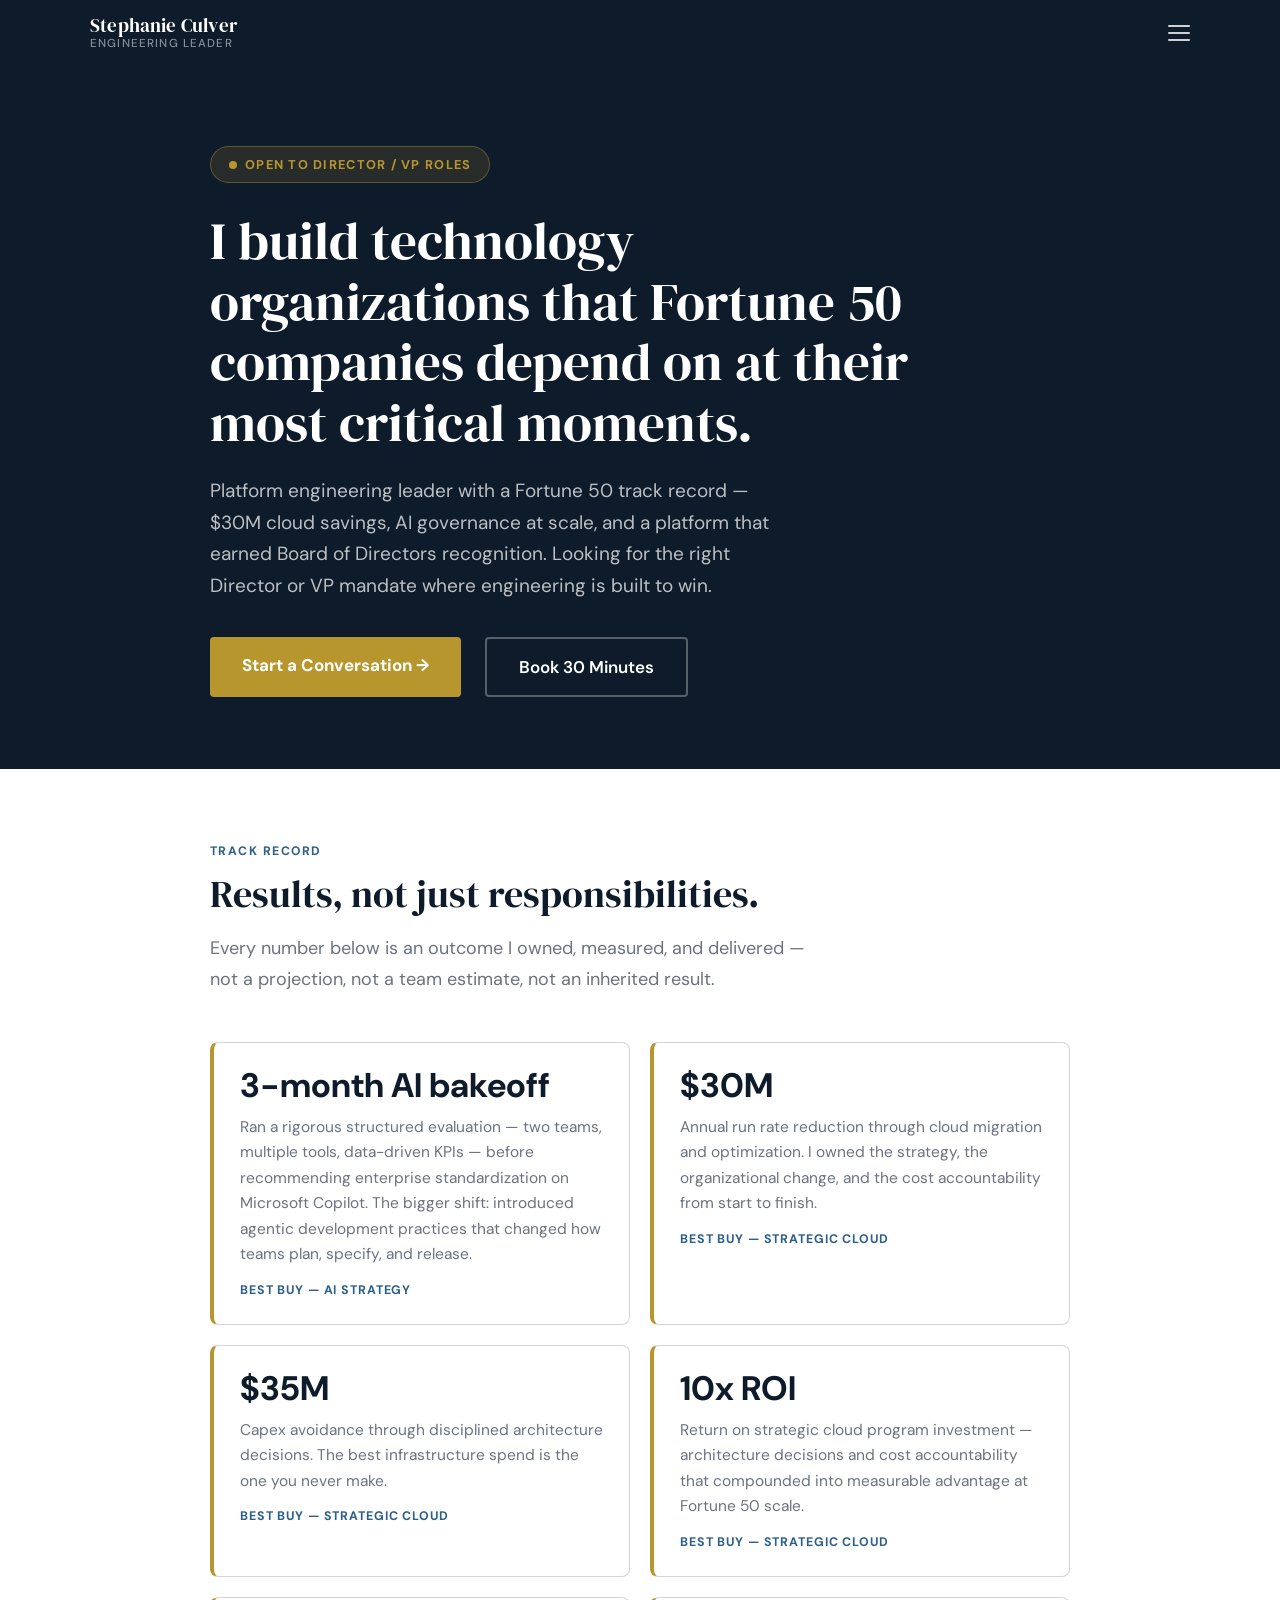
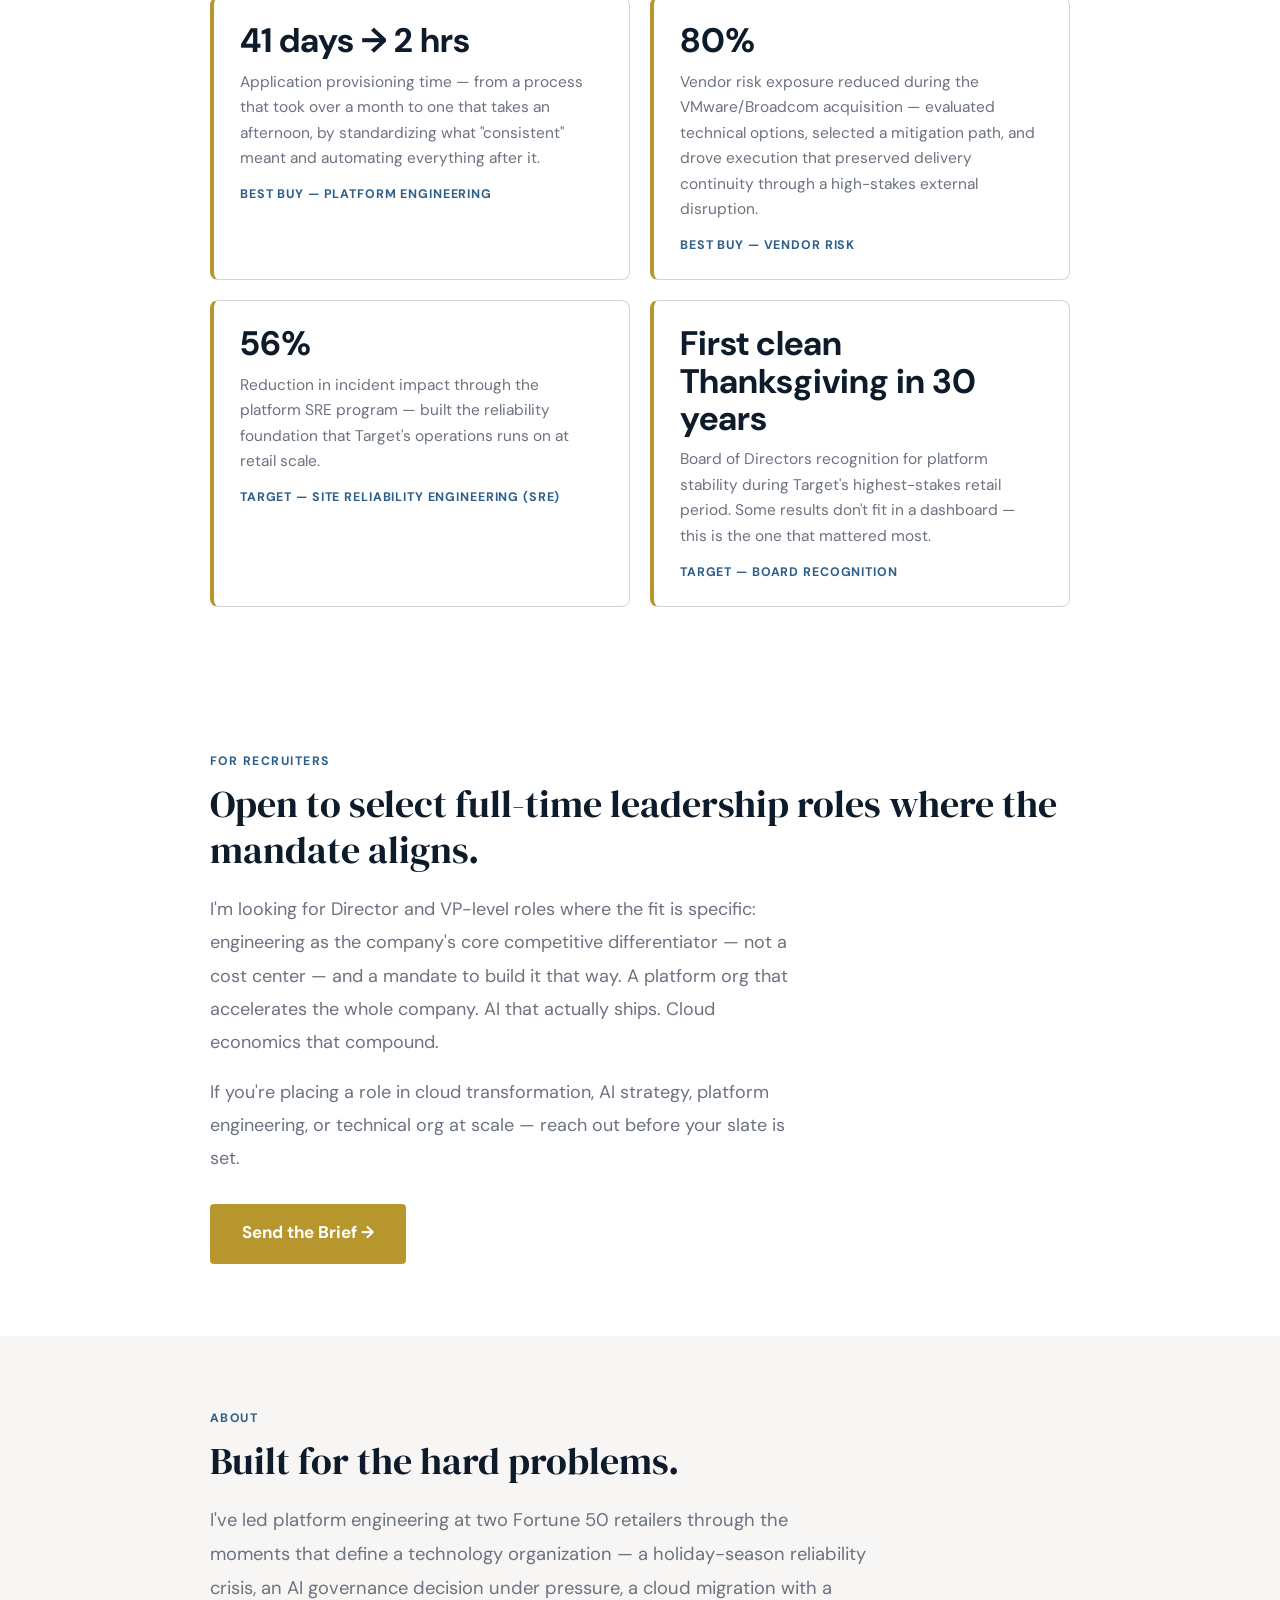
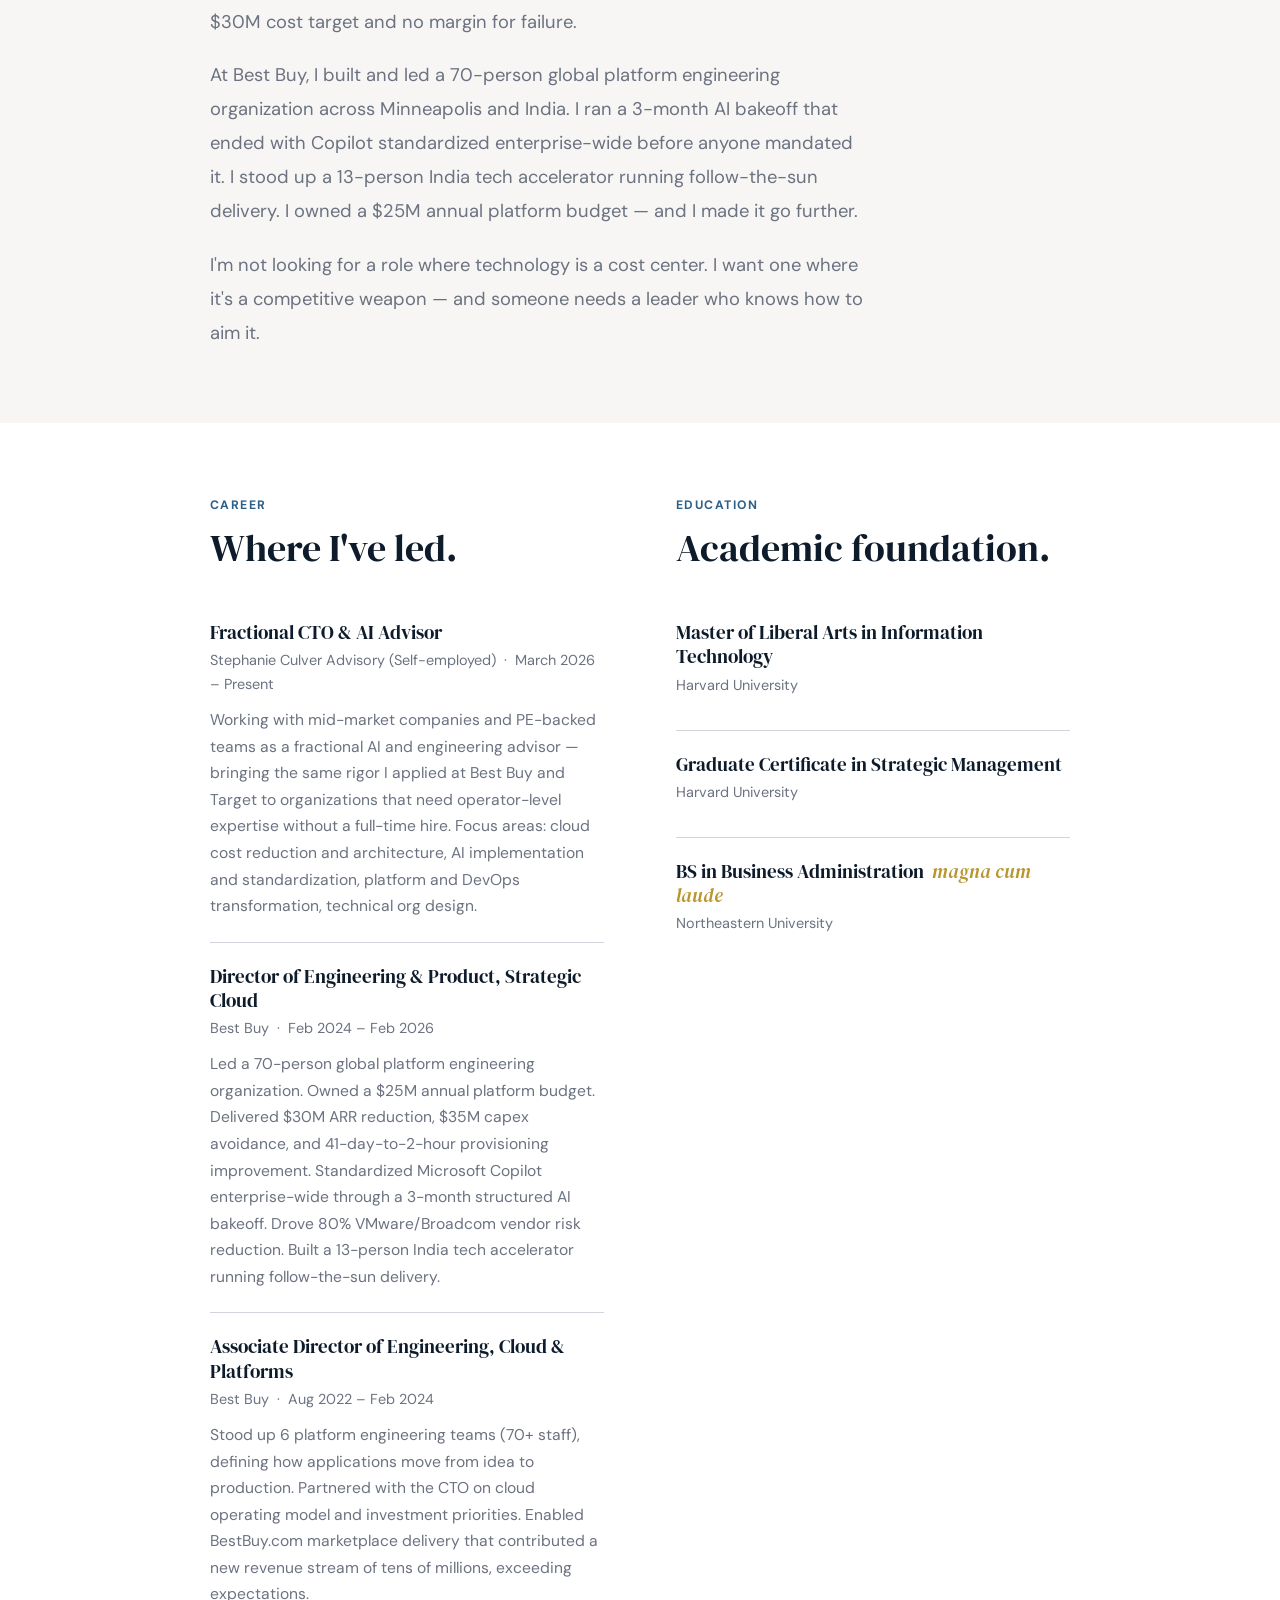
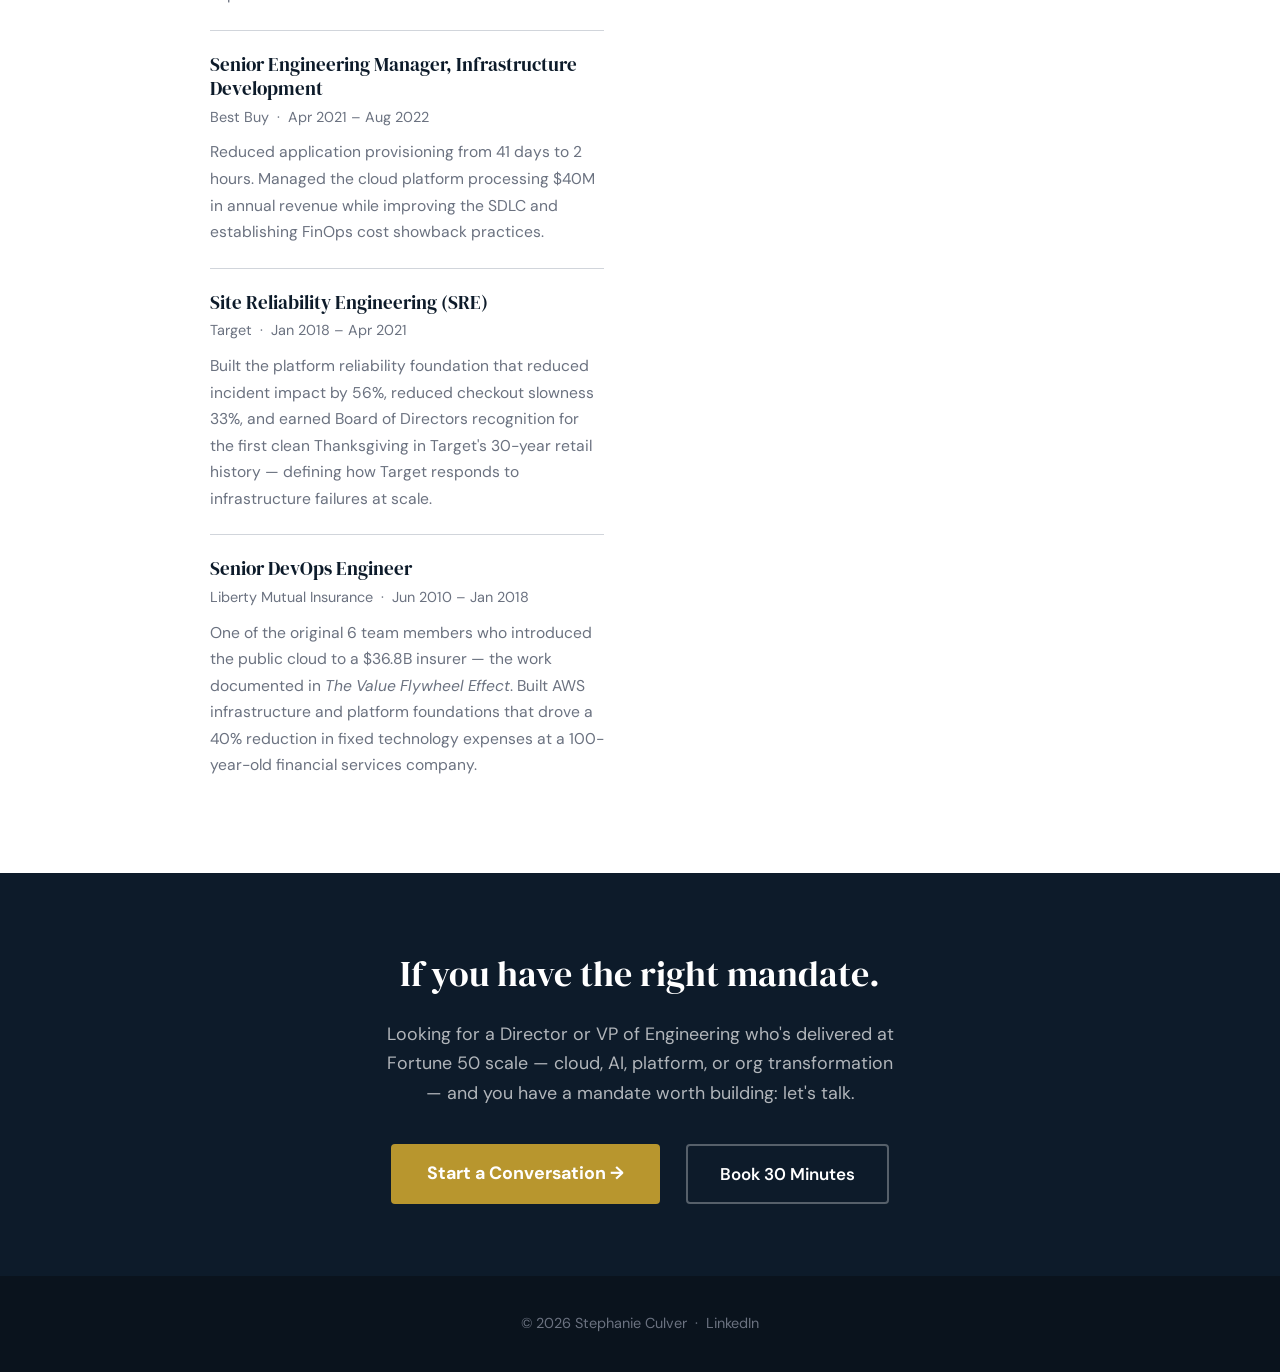
<file: now.html>
<!DOCTYPE html>
<html lang="en">
<head>
  <meta charset="UTF-8">
  <meta name="viewport" content="width=device-width, initial-scale=1.0">
  <title>Stephanie Culver — Engineering Leader</title>
  <meta name="description" content="Director-level platform engineering leader with a Fortune 50 track record in cloud, AI, and engineering org transformation. Open to Director and VP-level leadership roles where technology is a competitive differentiator.">
  <meta name="robots" content="noindex, nofollow">
  <link rel="stylesheet" href="consulting/style.css">
  <style>
    .availability-tag {
      display: inline-flex;
      align-items: center;
      gap: 8px;
      background: rgba(184, 150, 46, 0.15);
      border: 1px solid rgba(184, 150, 46, 0.4);
      border-radius: 100px;
      padding: 7px 18px;
      font-size: 0.75rem;
      font-weight: 700;
      letter-spacing: 0.1em;
      text-transform: uppercase;
      color: var(--accent);
      margin-bottom: 28px;
    }
    .availability-dot {
      width: 8px;
      height: 8px;
      background: var(--accent);
      border-radius: 50%;
      animation: blink 2s ease-in-out infinite;
    }
    @keyframes blink {
      0%, 100% { opacity: 1; }
      50% { opacity: 0.35; }
    }

    /* Criteria grid (dark background) */
    .criteria-grid {
      display: grid;
      grid-template-columns: repeat(auto-fill, minmax(210px, 1fr));
      gap: 16px;
      margin-top: 40px;
    }
    .criteria-item {
      padding: 20px 22px;
      background: rgba(255,255,255,0.05);
      border: 1px solid rgba(255,255,255,0.1);
      border-radius: 6px;
    }
    .criteria-label {
      font-size: 0.67rem;
      font-weight: 700;
      letter-spacing: 0.12em;
      text-transform: uppercase;
      color: var(--accent);
      margin-bottom: 8px;
    }
    .criteria-value {
      font-size: 0.94rem;
      color: rgba(255,255,255,0.82);
      line-height: 1.55;
    }

    /* Achievement grid */
    .achievement-grid {
      display: grid;
      grid-template-columns: repeat(auto-fill, minmax(300px, 1fr));
      gap: 20px;
      margin-top: 40px;
    }
    .achievement-item {
      padding: 24px 26px;
      background: #fff;
      border: 1px solid var(--line);
      border-radius: 8px;
      border-left: 4px solid var(--accent);
    }
    .achievement-number {
      font-family: var(--font-sans);
      font-size: 2rem;
      font-weight: 700;
      color: var(--navy);
      line-height: 1.1;
      margin-bottom: 10px;
    }
    .achievement-desc {
      font-size: 0.91rem;
      color: var(--text-mid);
      line-height: 1.65;
    }
    .achievement-context {
      font-size: 0.73rem;
      color: var(--blue);
      font-weight: 700;
      text-transform: uppercase;
      letter-spacing: 0.07em;
      margin-top: 12px;
    }

    /* Career & Education */
    .two-up {
      display: grid;
      grid-template-columns: 1fr 1fr;
      gap: 72px;
    }
    .role-entry {
      padding: 22px 0;
      border-bottom: 1px solid var(--line);
    }
    .role-entry:last-child { border-bottom: none; }
    .role-title {
      font-family: var(--font);
      font-size: 1.1rem;
      color: var(--navy);
      margin-bottom: 4px;
      line-height: 1.3;
    }
    .role-meta {
      font-size: 0.85rem;
      color: var(--text-mid);
      margin-bottom: 10px;
    }
    .role-note {
      font-size: 0.92rem;
      color: var(--text-mid);
      line-height: 1.7;
    }

    /* Hero actions with secondary button */
    .hero-action-row {
      display: flex;
      flex-wrap: wrap;
      gap: 12px;
      margin-top: 36px;
    }

    /* CTA band dual buttons */
    .cta-band-actions {
      display: flex;
      flex-wrap: wrap;
      gap: 14px;
      justify-content: center;
      margin-top: 0;
    }

    @media (max-width: 640px) {
      .two-up { grid-template-columns: 1fr; gap: 48px; }
      .achievement-grid { grid-template-columns: 1fr; }
      .criteria-grid { grid-template-columns: 1fr; }
    }
  </style>
</head>
<body>

<header class="site-header">
  <nav>
    <a href="/" class="logo">
      <span class="logo-name">Stephanie Culver</span>
      <span class="logo-sub">Engineering Leader</span>
    </a>
    <div class="nav-links" id="nav-links">
      <a href="/" class="nav-link">Home</a>
      <a href="/about" class="nav-link">About</a>
      <span class="nav-section-label">Sprints</span>
      <a href="/consulting/ai-transformation-sprint.html" class="nav-link">AI Transformation</a>
      <a href="/consulting/ai-governance-sprint.html" class="nav-link">AI Governance</a>
      <a href="/consulting/platform-velocity-sprint.html" class="nav-link">Platform Velocity</a>
      <a href="/consulting/cloud-roi-sprint.html" class="nav-link">Cloud ROI</a>
      <a href="/case-studies/" class="nav-link">Case Studies</a>
      <a href="/faq" class="nav-link">FAQ</a>
      <a href="https://www.linkedin.com/in/stephaniepculver/" class="nav-cta" target="_blank" rel="noopener">Connect on LinkedIn</a>
    </div>
    <button class="nav-toggle" id="nav-toggle" aria-label="Toggle navigation">
      <span></span><span></span><span></span>
    </button>
  </nav>
</header>

<!-- HERO -->
<section class="hero">
  <div class="hero-inner">
    <div class="availability-tag">
      <span class="availability-dot"></span>
      Open to Director / VP Roles
    </div>
    <h1>I build technology organizations that Fortune 50 companies depend on at their most critical moments.</h1>
    <p class="hero-sub">Platform engineering leader with a Fortune 50 track record — $30M cloud savings, AI governance at scale, and a platform that earned Board of Directors recognition. Looking for the right Director or VP mandate where engineering is built to win.</p>
    <div class="hero-action-row">
      <a href="mailto:stephaniepculver@gmail.com" class="btn-primary">Start a Conversation →</a>
      <a href="https://calendar.app.google/MnkBzCuPPPpU1nR99" class="btn-secondary" target="_blank" rel="noopener">Book 30 Minutes</a>
    </div>
  </div>
</section>

<!-- TRACK RECORD -->
<section class="section">
  <div class="section-inner">
    <div class="section-label">Track Record</div>
    <h2>Results, not just responsibilities.</h2>
    <p class="section-intro">Every number below is an outcome I owned, measured, and delivered — not a projection, not a team estimate, not an inherited result.</p>

    <div class="achievement-grid">
      <div class="achievement-item">
        <div class="achievement-number">3-month AI bakeoff</div>
        <div class="achievement-desc">Ran a rigorous structured evaluation — two teams, multiple tools, data-driven KPIs — before recommending enterprise standardization on Microsoft Copilot. The bigger shift: introduced agentic development practices that changed how teams plan, specify, and release.</div>
        <div class="achievement-context">Best Buy — AI Strategy</div>
      </div>

      <div class="achievement-item">
        <div class="achievement-number">$30M</div>
        <div class="achievement-desc">Annual run rate reduction through cloud migration and optimization. I owned the strategy, the organizational change, and the cost accountability from start to finish.</div>
        <div class="achievement-context">Best Buy — Strategic Cloud</div>
      </div>

      <div class="achievement-item">
        <div class="achievement-number">$35M</div>
        <div class="achievement-desc">Capex avoidance through disciplined architecture decisions. The best infrastructure spend is the one you never make.</div>
        <div class="achievement-context">Best Buy — Strategic Cloud</div>
      </div>

      <div class="achievement-item">
        <div class="achievement-number">10x ROI</div>
        <div class="achievement-desc">Return on strategic cloud program investment — architecture decisions and cost accountability that compounded into measurable advantage at Fortune 50 scale.</div>
        <div class="achievement-context">Best Buy — Strategic Cloud</div>
      </div>

      <div class="achievement-item">
        <div class="achievement-number">41 days → 2 hrs</div>
        <div class="achievement-desc">Application provisioning time — from a process that took over a month to one that takes an afternoon, by standardizing what "consistent" meant and automating everything after it.</div>
        <div class="achievement-context">Best Buy — Platform Engineering</div>
      </div>

      <div class="achievement-item">
        <div class="achievement-number">80%</div>
        <div class="achievement-desc">Vendor risk exposure reduced during the VMware/Broadcom acquisition — evaluated technical options, selected a mitigation path, and drove execution that preserved delivery continuity through a high-stakes external disruption.</div>
        <div class="achievement-context">Best Buy — Vendor Risk</div>
      </div>

      <div class="achievement-item">
        <div class="achievement-number">56%</div>
        <div class="achievement-desc">Reduction in incident impact through the platform SRE program — built the reliability foundation that Target's operations runs on at retail scale.</div>
        <div class="achievement-context">Target — Site Reliability Engineering (SRE)</div>
      </div>

      <div class="achievement-item">
        <div class="achievement-number">First clean Thanksgiving in 30 years</div>
        <div class="achievement-desc">Board of Directors recognition for platform stability during Target's highest-stakes retail period. Some results don't fit in a dashboard — this is the one that mattered most.</div>
        <div class="achievement-context">Target — Board Recognition</div>
      </div>
    </div>
  </div>
</section>

<!-- RECRUITER SIGNAL -->
<section class="section">
  <div class="section-inner">
    <div class="section-label">For Recruiters</div>
    <h2>Open to select full-time leadership roles where the mandate aligns.</h2>
    <p style="font-size: 1.06rem; line-height: 1.85; color: var(--text-mid); margin-top: 20px; max-width: 600px;">I'm looking for Director and VP-level roles where the fit is specific: engineering as the company's core competitive differentiator — not a cost center — and a mandate to build it that way. A platform org that accelerates the whole company. AI that actually ships. Cloud economics that compound.</p>
    <p style="font-size: 1.06rem; line-height: 1.85; color: var(--text-mid); margin-top: 16px; max-width: 600px;">If you're placing a role in cloud transformation, AI strategy, platform engineering, or technical org at scale — reach out before your slate is set.</p>
    <div style="display: flex; flex-wrap: wrap; gap: 12px; margin-top: 28px;">
      <a href="mailto:stephaniepculver@gmail.com?subject=Leadership%20Opportunity%20for%20Stephanie%20Culver" class="btn-primary">Send the Brief →</a>
      <a href="/Stephanie_Culver_Resume.docx" class="btn-secondary" download>Download Resume</a>
    </div>
  </div>
</section>

<!-- NARRATIVE -->
<section class="section bg-light">
  <div class="section-inner">
    <div class="section-label">About</div>
    <h2>Built for the hard problems.</h2>
    <p style="font-size: 1.08rem; line-height: 1.85; color: var(--text-mid); margin-top: 20px; max-width: 660px;">I've led platform engineering at two Fortune 50 retailers through the moments that define a technology organization — a holiday-season reliability crisis, an AI governance decision under pressure, a cloud migration with a $30M cost target and no margin for failure.</p>
    <p style="font-size: 1.08rem; line-height: 1.85; color: var(--text-mid); margin-top: 20px; max-width: 660px;">At Best Buy, I built and led a 70-person global platform engineering organization across Minneapolis and India. I ran a 3-month AI bakeoff that ended with Copilot standardized enterprise-wide before anyone mandated it. I stood up a 13-person India tech accelerator running follow-the-sun delivery. I owned a $25M annual platform budget — and I made it go further.</p>
    <p style="font-size: 1.08rem; line-height: 1.85; color: var(--text-mid); margin-top: 20px; max-width: 660px;">I'm not looking for a role where technology is a cost center. I want one where it's a competitive weapon — and someone needs a leader who knows how to aim it.</p>
  </div>
</section>

<!-- CAREER & EDUCATION -->
<section class="section">
  <div class="section-inner">
    <div class="two-up">
      <div>
        <div class="section-label">Career</div>
        <h2 style="margin-bottom: 28px;">Where I've led.</h2>

        <div class="role-entry">
          <div class="role-title">Fractional CTO &amp; AI Advisor</div>
          <div class="role-meta">Stephanie Culver Advisory (Self-employed) &nbsp;·&nbsp; March 2026 – Present</div>
          <p class="role-note">Working with mid-market companies and PE-backed teams as a fractional AI and engineering advisor — bringing the same rigor I applied at Best Buy and Target to organizations that need operator-level expertise without a full-time hire. Focus areas: cloud cost reduction and architecture, AI implementation and standardization, platform and DevOps transformation, technical org design.</p>
        </div>

        <div class="role-entry">
          <div class="role-title">Director of Engineering &amp; Product, Strategic Cloud</div>
          <div class="role-meta">Best Buy &nbsp;·&nbsp; Feb 2024 – Feb 2026</div>
          <p class="role-note">Led a 70-person global platform engineering organization. Owned a $25M annual platform budget. Delivered $30M ARR reduction, $35M capex avoidance, and 41-day-to-2-hour provisioning improvement. Standardized Microsoft Copilot enterprise-wide through a 3-month structured AI bakeoff. Drove 80% VMware/Broadcom vendor risk reduction. Built a 13-person India tech accelerator running follow-the-sun delivery.</p>
        </div>

        <div class="role-entry">
          <div class="role-title">Associate Director of Engineering, Cloud &amp; Platforms</div>
          <div class="role-meta">Best Buy &nbsp;·&nbsp; Aug 2022 – Feb 2024</div>
          <p class="role-note">Stood up 6 platform engineering teams (70+ staff), defining how applications move from idea to production. Partnered with the CTO on cloud operating model and investment priorities. Enabled BestBuy.com marketplace delivery that contributed a new revenue stream of tens of millions, exceeding expectations.</p>
        </div>

        <div class="role-entry">
          <div class="role-title">Senior Engineering Manager, Infrastructure Development</div>
          <div class="role-meta">Best Buy &nbsp;·&nbsp; Apr 2021 – Aug 2022</div>
          <p class="role-note">Reduced application provisioning from 41 days to 2 hours. Managed the cloud platform processing $40M in annual revenue while improving the SDLC and establishing FinOps cost showback practices.</p>
        </div>

        <div class="role-entry">
          <div class="role-title">Site Reliability Engineering (SRE)</div>
          <div class="role-meta">Target &nbsp;·&nbsp; Jan 2018 – Apr 2021</div>
          <p class="role-note">Built the platform reliability foundation that reduced incident impact by 56%, reduced checkout slowness 33%, and earned Board of Directors recognition for the first clean Thanksgiving in Target's 30-year retail history — defining how Target responds to infrastructure failures at scale.</p>
        </div>

        <div class="role-entry">
          <div class="role-title">Senior DevOps Engineer</div>
          <div class="role-meta">Liberty Mutual Insurance &nbsp;·&nbsp; Jun 2010 – Jan 2018</div>
          <p class="role-note">One of the original 6 team members who introduced the public cloud to a $36.8B insurer — the work documented in <em>The Value Flywheel Effect</em>. Built AWS infrastructure and platform foundations that drove a 40% reduction in fixed technology expenses at a 100-year-old financial services company.</p>
        </div>
      </div>

      <div>
        <div class="section-label">Education</div>
        <h2 style="margin-bottom: 28px;">Academic foundation.</h2>

        <div class="role-entry">
          <div class="role-title">Master of Liberal Arts in Information Technology</div>
          <div class="role-meta">Harvard University</div>
        </div>

        <div class="role-entry">
          <div class="role-title">Graduate Certificate in Strategic Management</div>
          <div class="role-meta">Harvard University</div>
        </div>

        <div class="role-entry">
          <div class="role-title">BS in Business Administration &nbsp;<span style="color: var(--accent); font-weight: 400; font-style: italic;">magna cum laude</span></div>
          <div class="role-meta">Northeastern University</div>
        </div>
      </div>
    </div>
  </div>
</section>

<!-- CTA BAND -->
<div class="cta-band">
  <h2>If you have the right mandate.</h2>
  <p>Looking for a Director or VP of Engineering who's delivered at Fortune 50 scale — cloud, AI, platform, or org transformation — and you have a mandate worth building: let's talk.</p>
  <div class="cta-band-actions">
    <a href="mailto:stephaniepculver@gmail.com" class="btn-primary">Start a Conversation →</a>
    <a href="https://calendar.app.google/MnkBzCuPPPpU1nR99" class="btn-secondary" target="_blank" rel="noopener">Book 30 Minutes</a>
  </div>
</div>

<footer>
  <p>© 2026 Stephanie Culver &nbsp;·&nbsp; <a href="https://www.linkedin.com/in/stephaniepculver/" target="_blank" rel="noopener">LinkedIn</a></p>
</footer>

<script>
const toggle = document.getElementById('nav-toggle');
const links = document.getElementById('nav-links');
toggle.addEventListener('click', () => links.classList.toggle('open'));
</script>
</body>
</html>
</file>
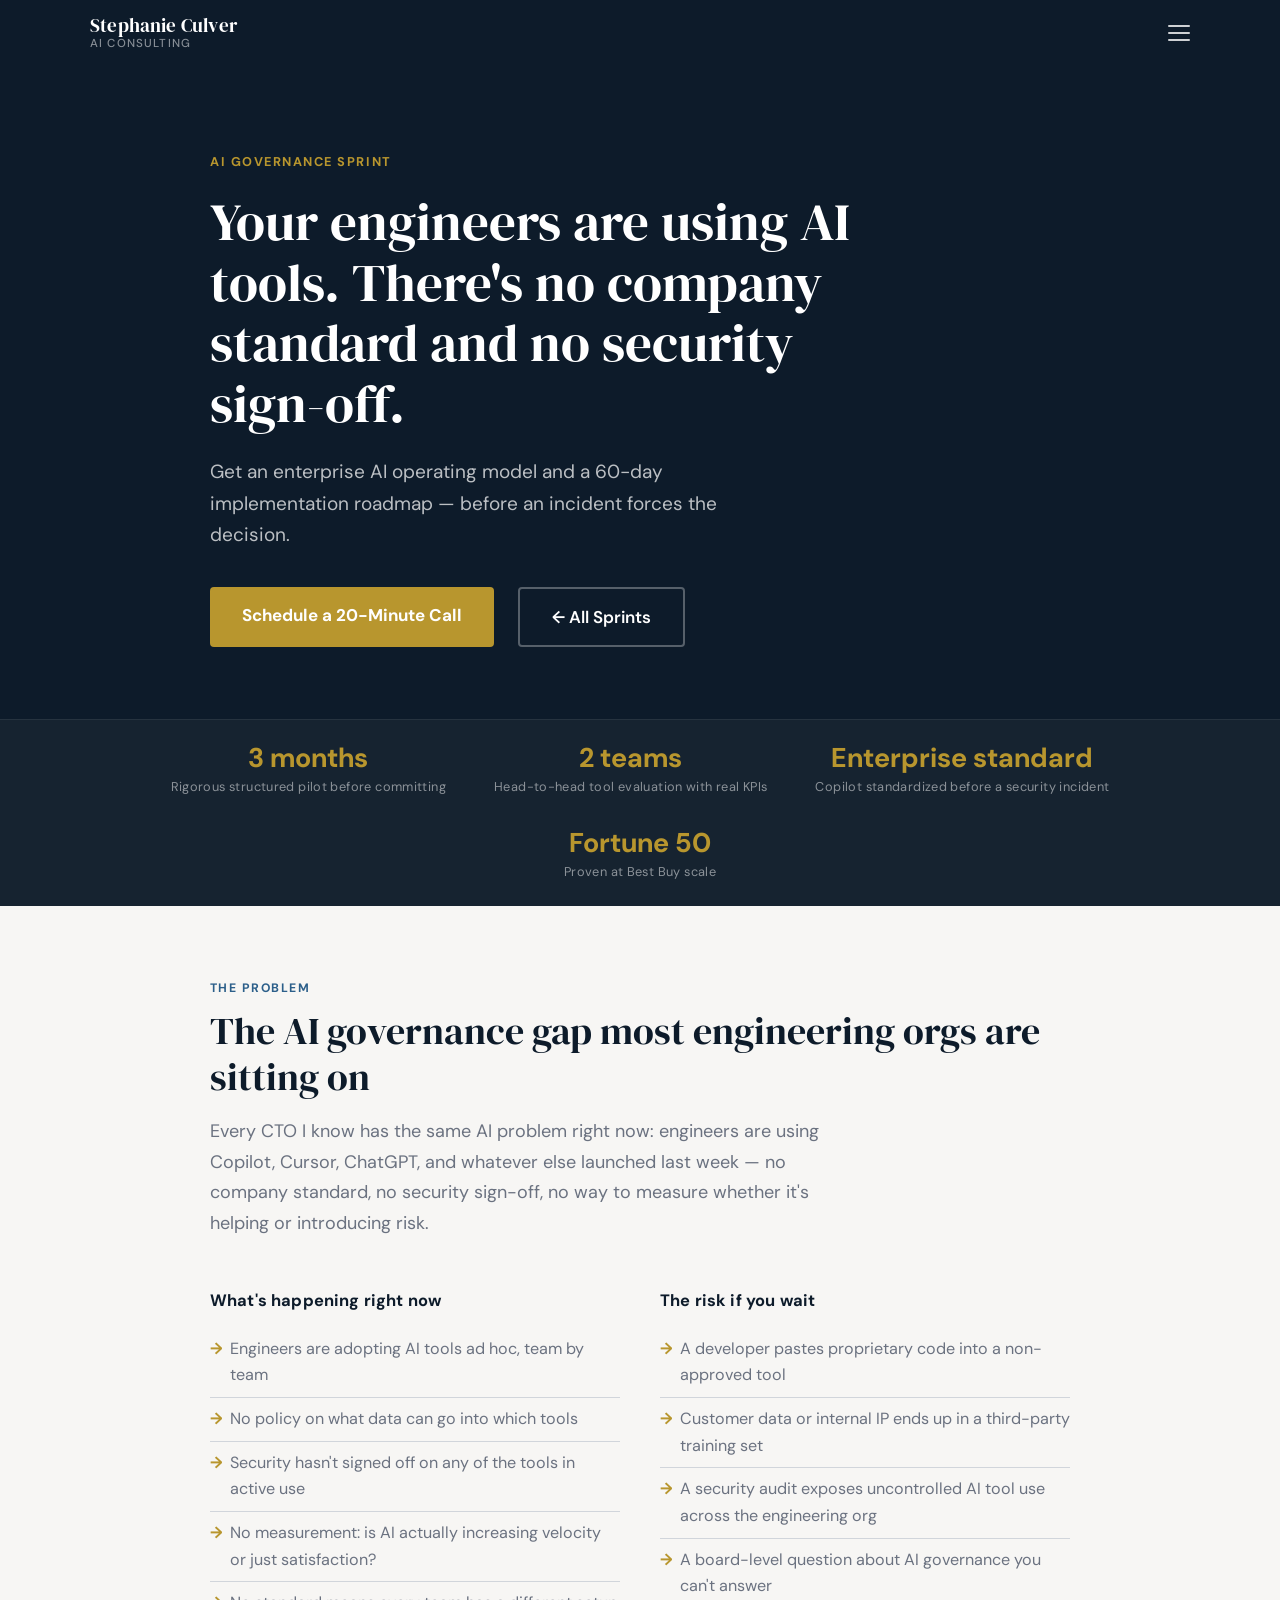
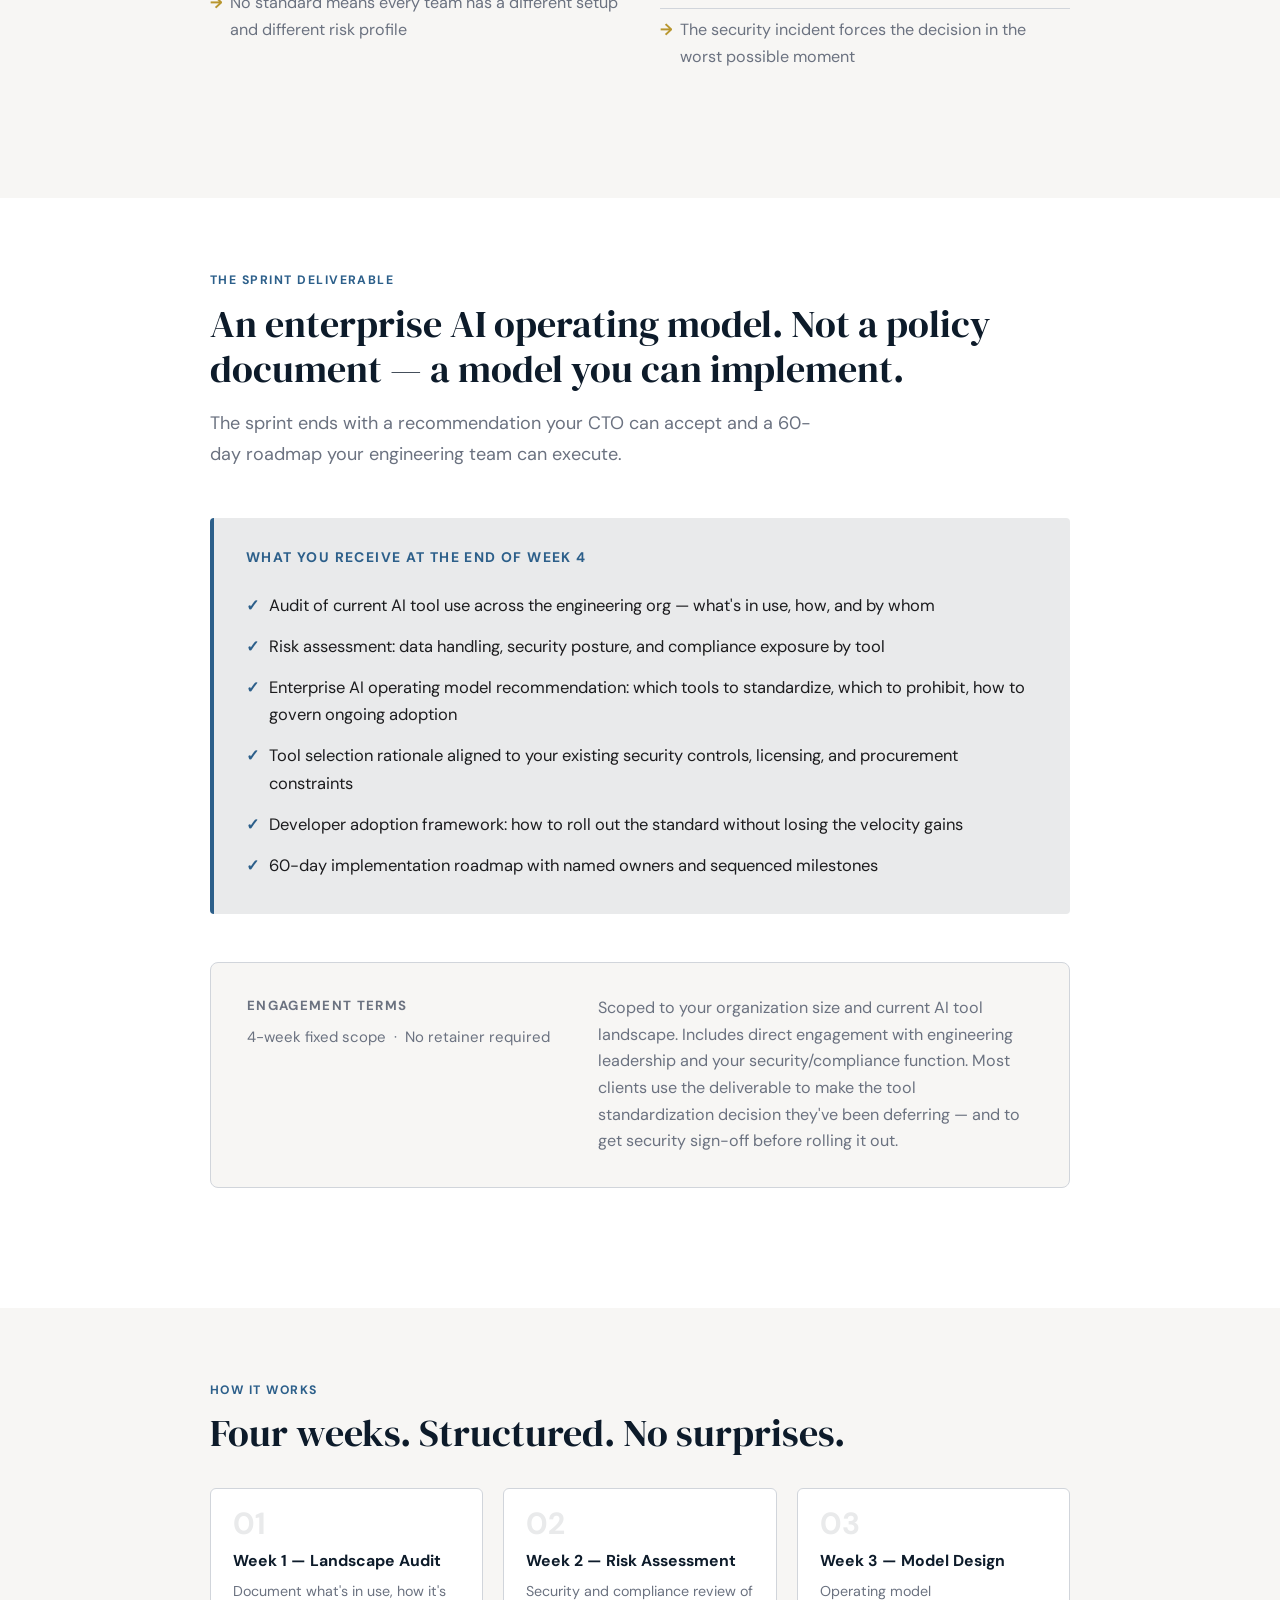
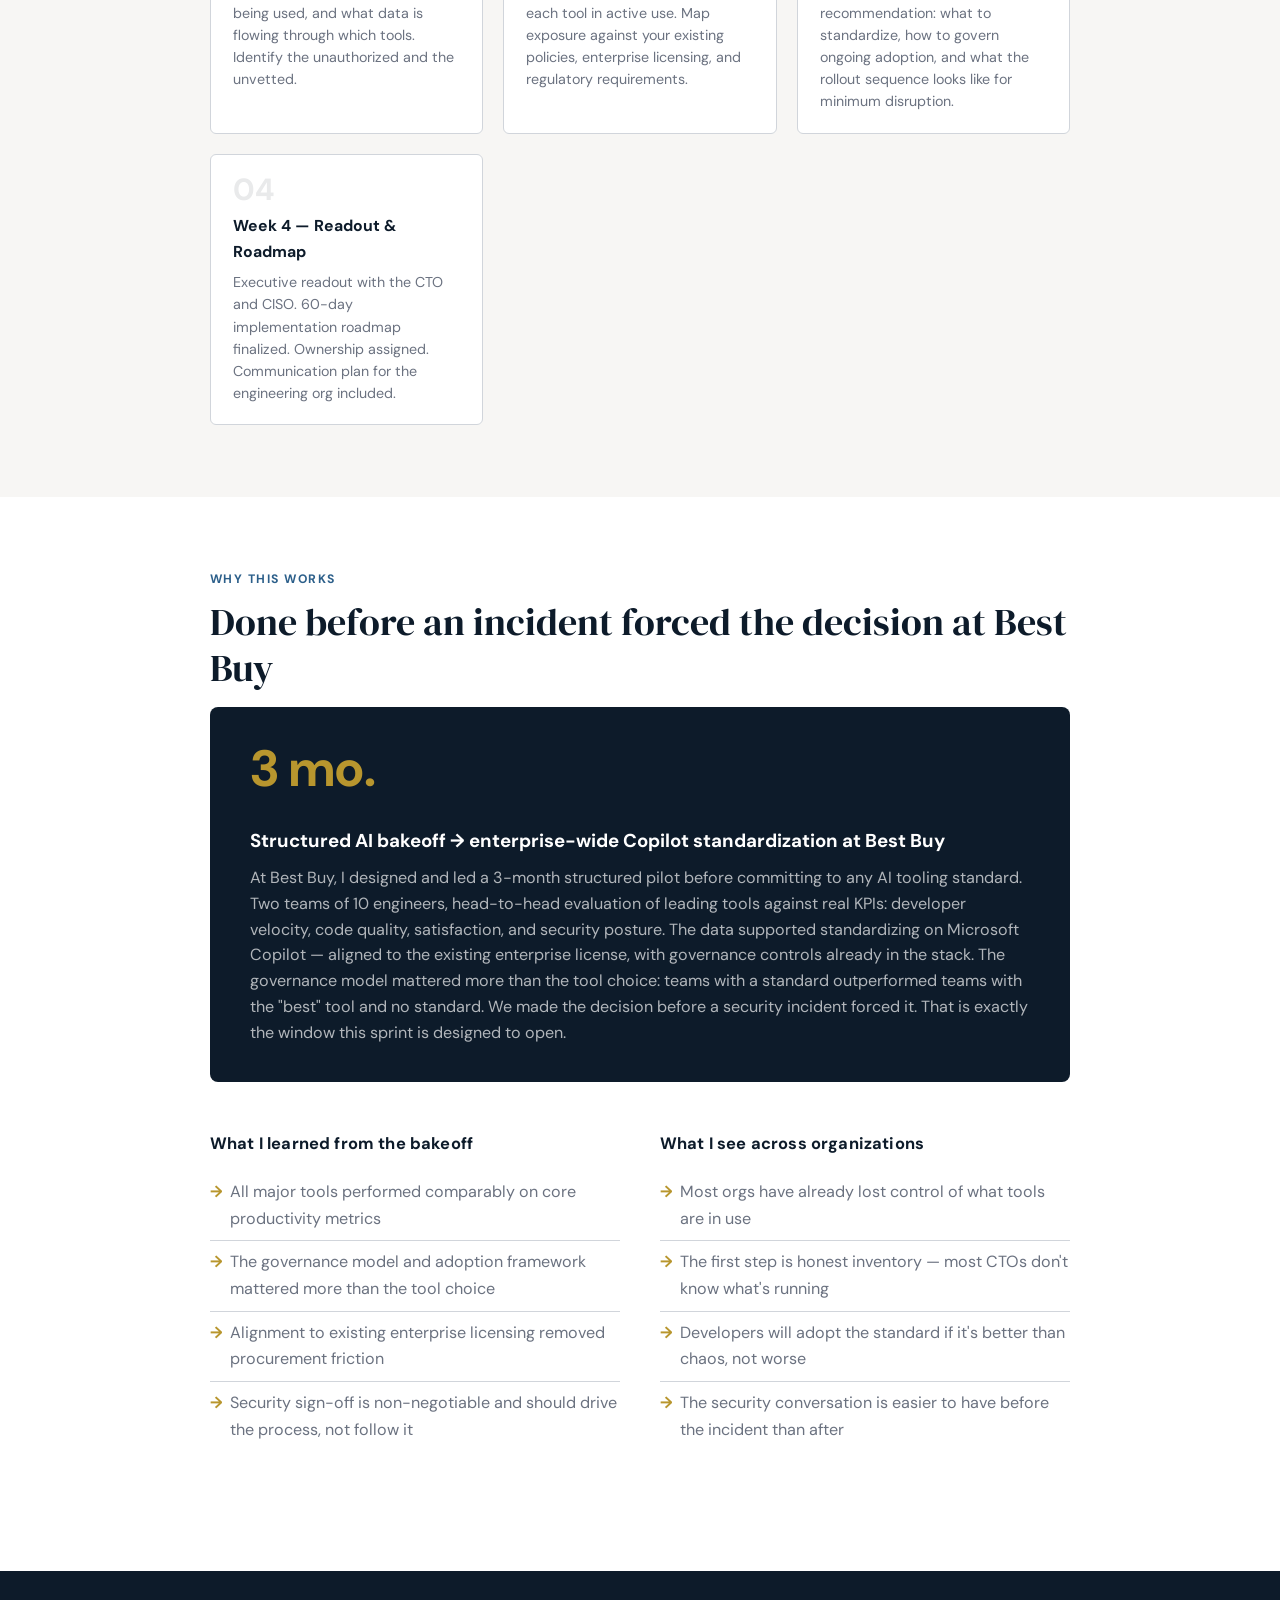
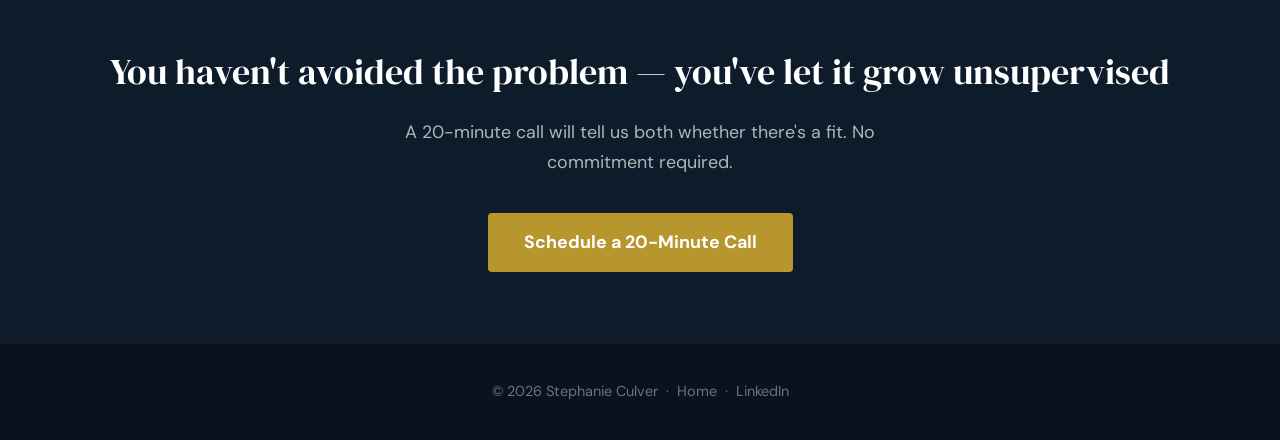
<file: services.html>
<!DOCTYPE html>
<html lang="en">
<head>
  <meta charset="UTF-8">
  <meta name="viewport" content="width=device-width, initial-scale=1.0">
  <title>Consulting Services — Stephanie Culver</title>
  <meta http-equiv="refresh" content="0; url=/consulting/ai-governance-sprint.html">
  <link rel="canonical" href="https://stephaniepculver.com/consulting/ai-governance-sprint.html">
  <script>window.location.replace("/consulting/ai-governance-sprint.html");</script>
</head>
<body>
  <p>Redirecting to <a href="/consulting/ai-governance-sprint.html">AI Governance Sprint</a>&hellip;</p>
</body>
</html>
</file>
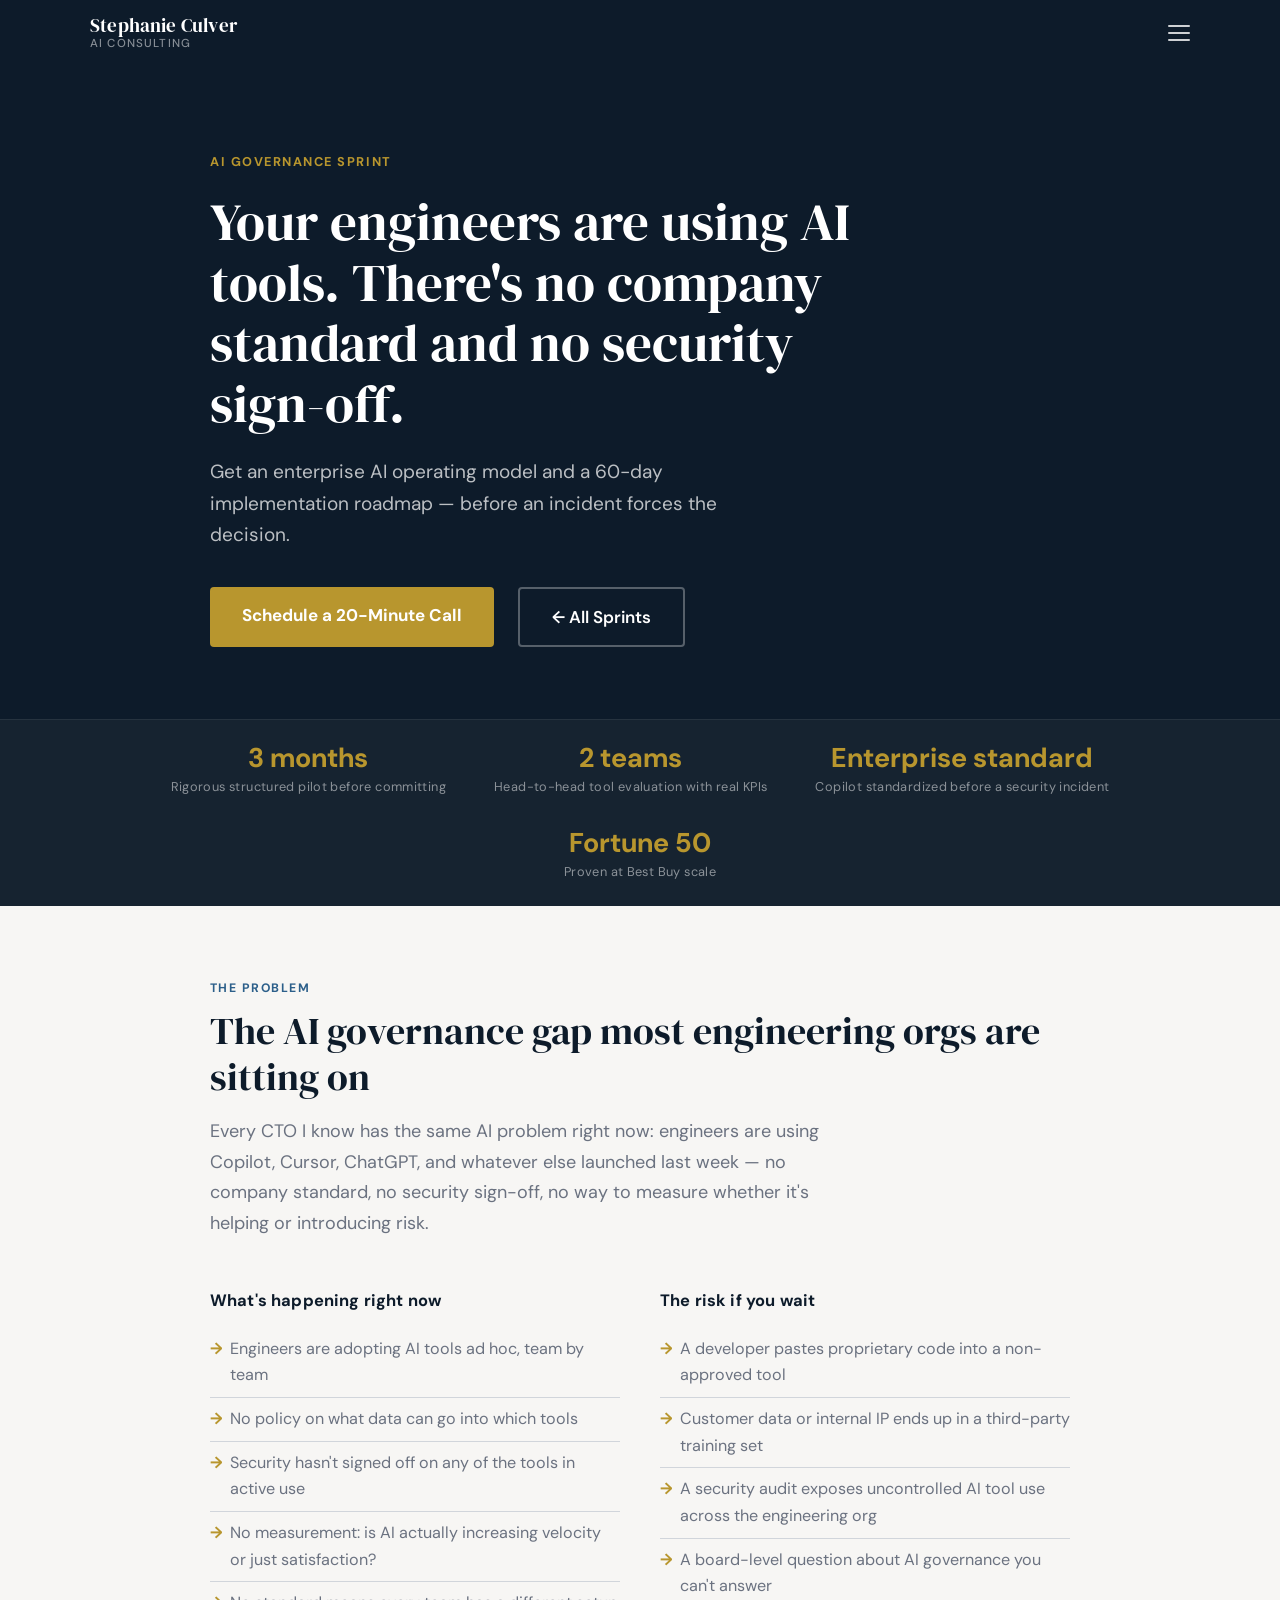
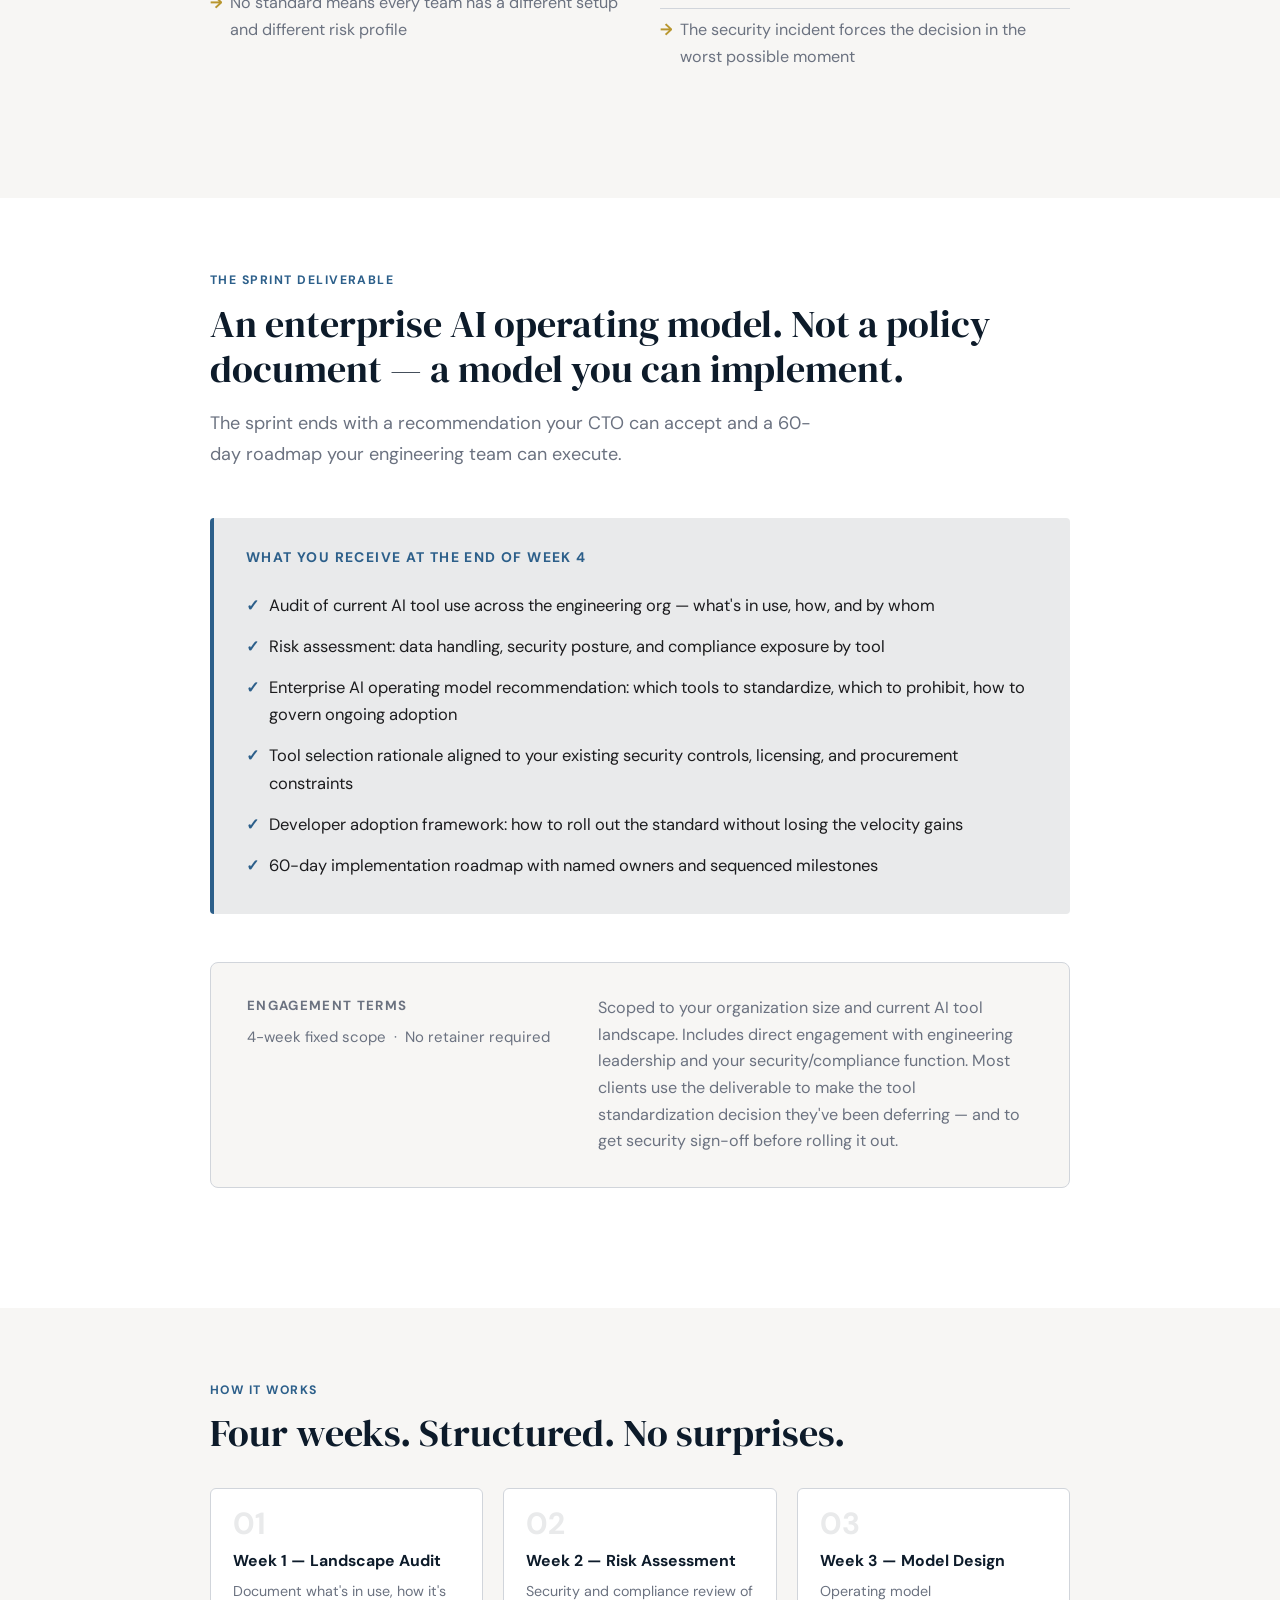
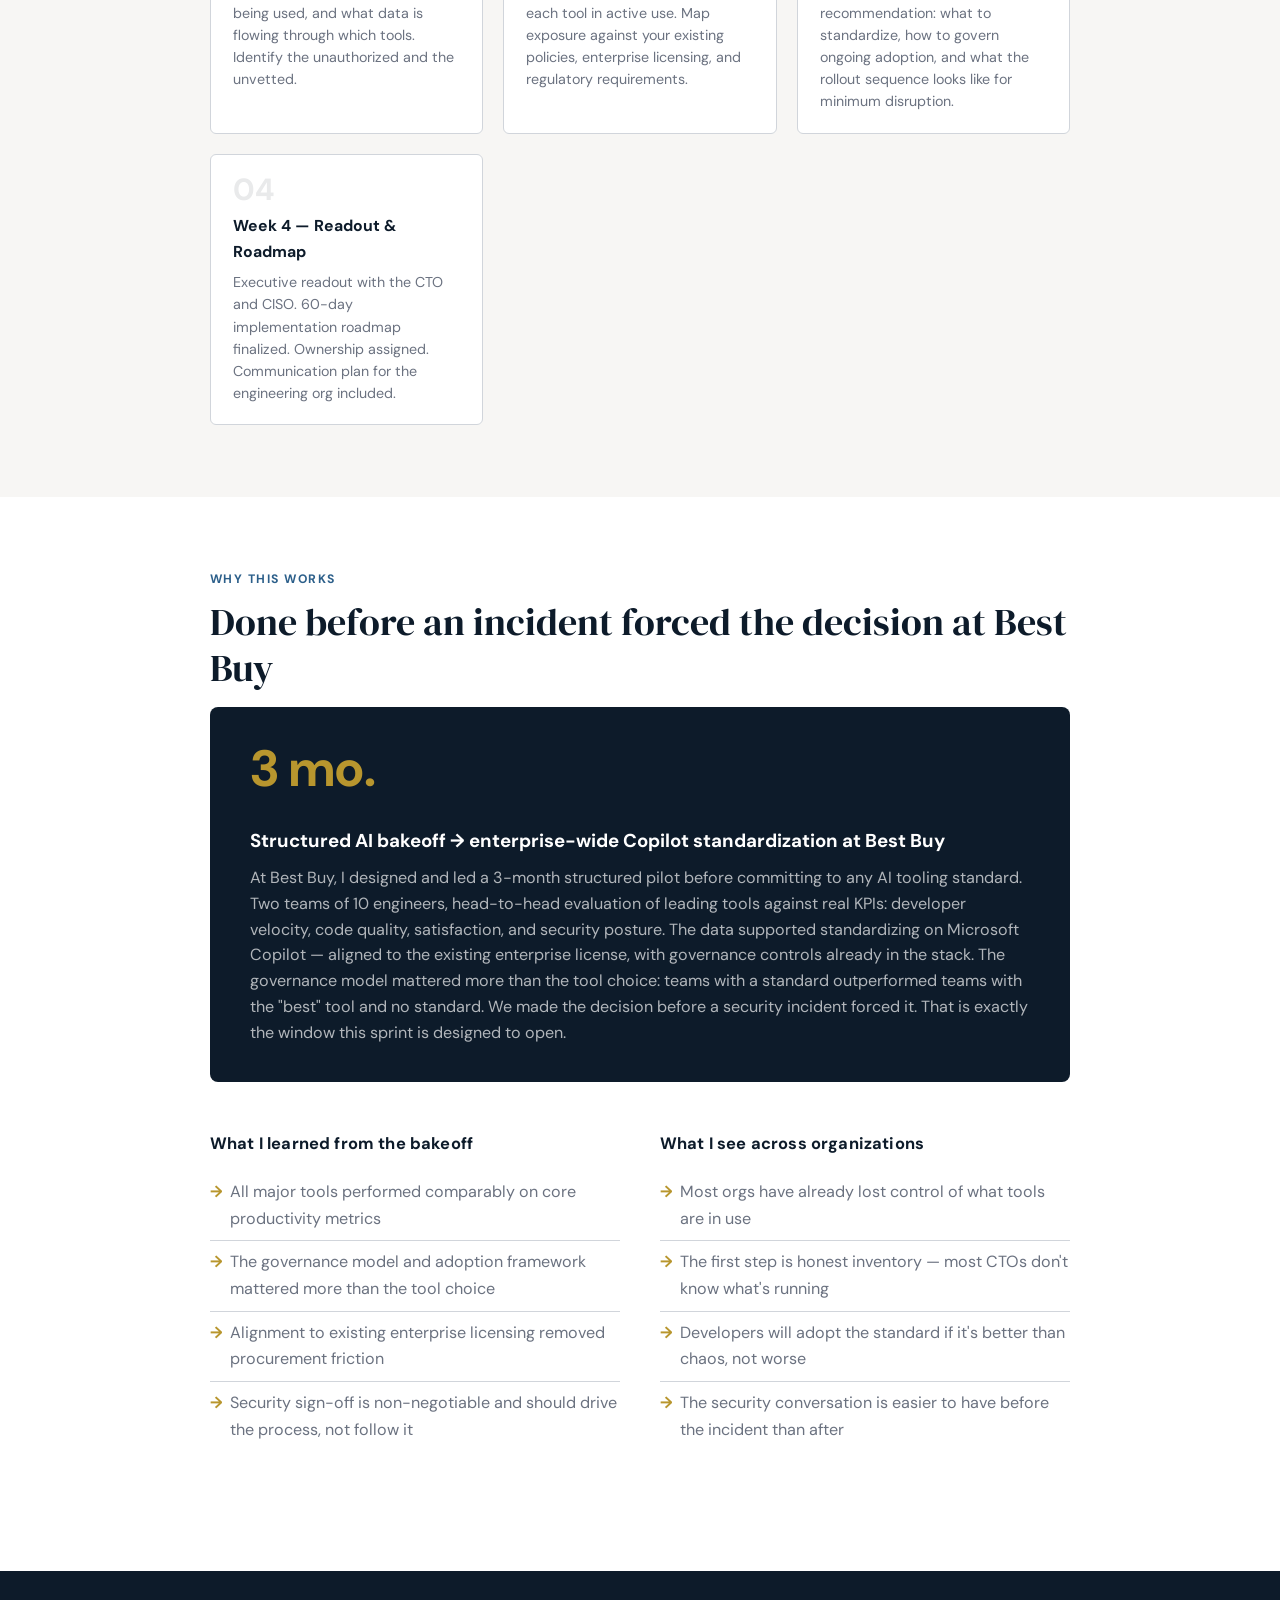
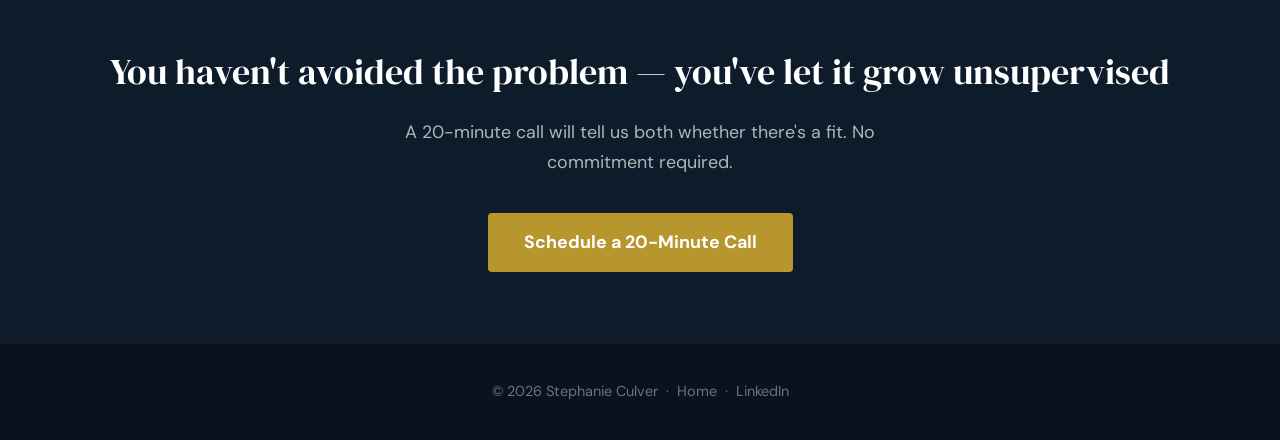
<file: consulting/ai-governance-sprint.html>
<!DOCTYPE html>
<html lang="en">
<head>
  <meta charset="UTF-8">
  <meta name="viewport" content="width=device-width, initial-scale=1.0">
  <title>AI Governance Sprint — Stephanie Culver</title>
  <meta name="description" content="4-week fixed-scope sprint: enterprise AI operating model recommendation and 60-day implementation roadmap. Proven: 3-month bakeoff led to Copilot standardization at Best Buy.">
  <link rel="canonical" href="https://stephaniepculver.com/consulting/ai-governance-sprint.html">
  <meta property="og:type" content="website">
  <meta property="og:url" content="https://stephaniepculver.com/consulting/ai-governance-sprint.html">
  <meta property="og:title" content="AI Governance Sprint — Stephanie Culver">
  <meta property="og:description" content="4-week fixed-scope sprint: enterprise AI operating model recommendation and 60-day implementation roadmap. Proven: 3-month bakeoff led to Copilot standardization at Best Buy.">
  <meta property="og:site_name" content="Stephanie Culver Advisory">
  <meta name="twitter:card" content="summary">
  <meta name="twitter:title" content="AI Governance Sprint — Stephanie Culver">
  <meta name="twitter:description" content="4-week fixed-scope sprint: enterprise AI operating model recommendation and 60-day implementation roadmap. Proven: 3-month bakeoff led to Copilot standardization at Best Buy.">
  <link rel="stylesheet" href="style.css">
</head>
<body>

<header class="site-header">
  <nav>
    <a href="/" class="logo">
      <span class="logo-name">Stephanie Culver</span>
      <span class="logo-sub">AI Consulting</span>
    </a>
    <div class="nav-links" id="nav-links">
      <a href="/" class="nav-link">Home</a>
      <a href="/about" class="nav-link">About</a>
      <span class="nav-section-label">Sprints</span>
      <a href="/consulting/ai-transformation-sprint.html" class="nav-link">AI Transformation</a>
      <a href="/consulting/ai-governance-sprint.html" class="nav-link">AI Governance</a>
      <a href="/consulting/platform-velocity-sprint.html" class="nav-link">Platform Velocity</a>
      <a href="/consulting/cloud-roi-sprint.html" class="nav-link">Cloud ROI</a>
      <a href="/case-studies/" class="nav-link">Case Studies</a>
      <a href="/faq" class="nav-link">FAQ</a>
      <a href="https://calendar.app.google/pHjNMnkVQ1afNRvJA" class="nav-cta" target="_blank" rel="noopener">Book a Call</a>
    </div>
    <button class="nav-toggle" id="nav-toggle" aria-label="Toggle navigation">
      <span></span><span></span><span></span>
    </button>
  </nav>
</header>

<section class="hero">
  <div class="hero-inner">
    <span class="hero-label">AI Governance Sprint</span>
    <h1>Your engineers are using AI tools. There's no company standard and no security sign-off.</h1>
    <p class="hero-sub">Get an enterprise AI operating model and a 60-day implementation roadmap — before an incident forces the decision.</p>
    <div class="hero-actions">
      <a href="https://calendar.app.google/pHjNMnkVQ1afNRvJA" class="btn-primary" target="_blank" rel="noopener">Schedule a 20-Minute Call</a>
      <a href="index.html#sprints" class="btn-secondary">← All Sprints</a>
    </div>
  </div>
</section>

<div class="proof-bar">
  <div class="proof-bar-inner">
    <div class="proof-stat">
      <span class="num">3 months</span>
      <span class="lbl">Rigorous structured pilot before committing</span>
    </div>
    <div class="proof-stat">
      <span class="num">2 teams</span>
      <span class="lbl">Head-to-head tool evaluation with real KPIs</span>
    </div>
    <div class="proof-stat">
      <span class="num">Enterprise standard</span>
      <span class="lbl">Copilot standardized before a security incident</span>
    </div>
    <div class="proof-stat">
      <span class="num">Fortune 50</span>
      <span class="lbl">Proven at Best Buy scale</span>
    </div>
  </div>
</div>

<!-- PROBLEM -->
<section class="section bg-light">
  <div class="section-inner">
    <div class="section-label">The Problem</div>
    <h2>The AI governance gap most engineering orgs are sitting on</h2>
    <p class="section-intro">Every CTO I know has the same AI problem right now: engineers are using Copilot, Cursor, ChatGPT, and whatever else launched last week — no company standard, no security sign-off, no way to measure whether it's helping or introducing risk.</p>

    <div class="two-col">
      <div>
        <h3>What's happening right now</h3>
        <ul>
          <li>Engineers are adopting AI tools ad hoc, team by team</li>
          <li>No policy on what data can go into which tools</li>
          <li>Security hasn't signed off on any of the tools in active use</li>
          <li>No measurement: is AI actually increasing velocity or just satisfaction?</li>
          <li>No standard means every team has a different setup and different risk profile</li>
        </ul>
      </div>
      <div>
        <h3>The risk if you wait</h3>
        <ul>
          <li>A developer pastes proprietary code into a non-approved tool</li>
          <li>Customer data or internal IP ends up in a third-party training set</li>
          <li>A security audit exposes uncontrolled AI tool use across the engineering org</li>
          <li>A board-level question about AI governance you can't answer</li>
          <li>The security incident forces the decision in the worst possible moment</li>
        </ul>
      </div>
    </div>
  </div>
</section>

<!-- WHAT YOU GET -->
<section class="section">
  <div class="section-inner">
    <div class="section-label">The Sprint Deliverable</div>
    <h2>An enterprise AI operating model. Not a policy document — a model you can implement.</h2>
    <p class="section-intro">The sprint ends with a recommendation your CTO can accept and a 60-day roadmap your engineering team can execute.</p>

    <div class="deliverable-box">
      <h3>What you receive at the end of week 4</h3>
      <ul>
        <li>Audit of current AI tool use across the engineering org — what's in use, how, and by whom</li>
        <li>Risk assessment: data handling, security posture, and compliance exposure by tool</li>
        <li>Enterprise AI operating model recommendation: which tools to standardize, which to prohibit, how to govern ongoing adoption</li>
        <li>Tool selection rationale aligned to your existing security controls, licensing, and procurement constraints</li>
        <li>Developer adoption framework: how to roll out the standard without losing the velocity gains</li>
        <li>60-day implementation roadmap with named owners and sequenced milestones</li>
      </ul>
    </div>

    <div class="offer-box">
      <div class="offer-meta">
        <h3>Engagement Terms</h3>
        <div class="duration">4-week fixed scope &nbsp;·&nbsp; No retainer required</div>
      </div>
      <div class="offer-detail">
        <p>Scoped to your organization size and current AI tool landscape. Includes direct engagement with engineering leadership and your security/compliance function. Most clients use the deliverable to make the tool standardization decision they've been deferring — and to get security sign-off before rolling it out.</p>
      </div>
    </div>
  </div>
</section>

<!-- HOW IT WORKS -->
<section class="section bg-light">
  <div class="section-inner">
    <div class="section-label">How It Works</div>
    <h2>Four weeks. Structured. No surprises.</h2>

    <div class="scope-grid">
      <div class="scope-item">
        <div class="scope-num">01</div>
        <h4>Week 1 — Landscape Audit</h4>
        <p>Document what's in use, how it's being used, and what data is flowing through which tools. Identify the unauthorized and the unvetted.</p>
      </div>
      <div class="scope-item">
        <div class="scope-num">02</div>
        <h4>Week 2 — Risk Assessment</h4>
        <p>Security and compliance review of each tool in active use. Map exposure against your existing policies, enterprise licensing, and regulatory requirements.</p>
      </div>
      <div class="scope-item">
        <div class="scope-num">03</div>
        <h4>Week 3 — Model Design</h4>
        <p>Operating model recommendation: what to standardize, how to govern ongoing adoption, and what the rollout sequence looks like for minimum disruption.</p>
      </div>
      <div class="scope-item">
        <div class="scope-num">04</div>
        <h4>Week 4 — Readout &amp; Roadmap</h4>
        <p>Executive readout with the CTO and CISO. 60-day implementation roadmap finalized. Ownership assigned. Communication plan for the engineering org included.</p>
      </div>
    </div>
  </div>
</section>

<!-- PROOF -->
<section class="section">
  <div class="section-inner">
    <div class="section-label">Why This Works</div>
    <h2>Done before an incident forced the decision at Best Buy</h2>

    <div class="proof-callout">
      <div class="proof-number">3 mo.</div>
      <div class="proof-text">
        <h3>Structured AI bakeoff → enterprise-wide Copilot standardization at Best Buy</h3>
        <p>At Best Buy, I designed and led a 3-month structured pilot before committing to any AI tooling standard. Two teams of 10 engineers, head-to-head evaluation of leading tools against real KPIs: developer velocity, code quality, satisfaction, and security posture. The data supported standardizing on Microsoft Copilot — aligned to the existing enterprise license, with governance controls already in the stack. The governance model mattered more than the tool choice: teams with a standard outperformed teams with the "best" tool and no standard. We made the decision before a security incident forced it. That is exactly the window this sprint is designed to open.</p>
      </div>
    </div>

    <div class="two-col">
      <div>
        <h3>What I learned from the bakeoff</h3>
        <ul>
          <li>All major tools performed comparably on core productivity metrics</li>
          <li>The governance model and adoption framework mattered more than the tool choice</li>
          <li>Alignment to existing enterprise licensing removed procurement friction</li>
          <li>Security sign-off is non-negotiable and should drive the process, not follow it</li>
        </ul>
      </div>
      <div>
        <h3>What I see across organizations</h3>
        <ul>
          <li>Most orgs have already lost control of what tools are in use</li>
          <li>The first step is honest inventory — most CTOs don't know what's running</li>
          <li>Developers will adopt the standard if it's better than chaos, not worse</li>
          <li>The security conversation is easier to have before the incident than after</li>
        </ul>
      </div>
    </div>
  </div>
</section>

<!-- CTA BAND -->
<div class="cta-band">
  <h2>You haven't avoided the problem — you've let it grow unsupervised</h2>
  <p>A 20-minute call will tell us both whether there's a fit. No commitment required.</p>
  <a href="https://calendar.app.google/pHjNMnkVQ1afNRvJA" class="btn-primary" target="_blank" rel="noopener">Schedule a 20-Minute Call</a>
</div>

<footer>
  <p>© 2026 Stephanie Culver &nbsp;·&nbsp; <a href="/">Home</a> &nbsp;·&nbsp; <a href="https://www.linkedin.com/in/stephaniepculver/" target="_blank" rel="noopener">LinkedIn</a></p>
</footer>

<script>
const toggle = document.getElementById('nav-toggle');
const links = document.getElementById('nav-links');
toggle.addEventListener('click', () => links.classList.toggle('open'));
</script>
</body>
</html>
</file>
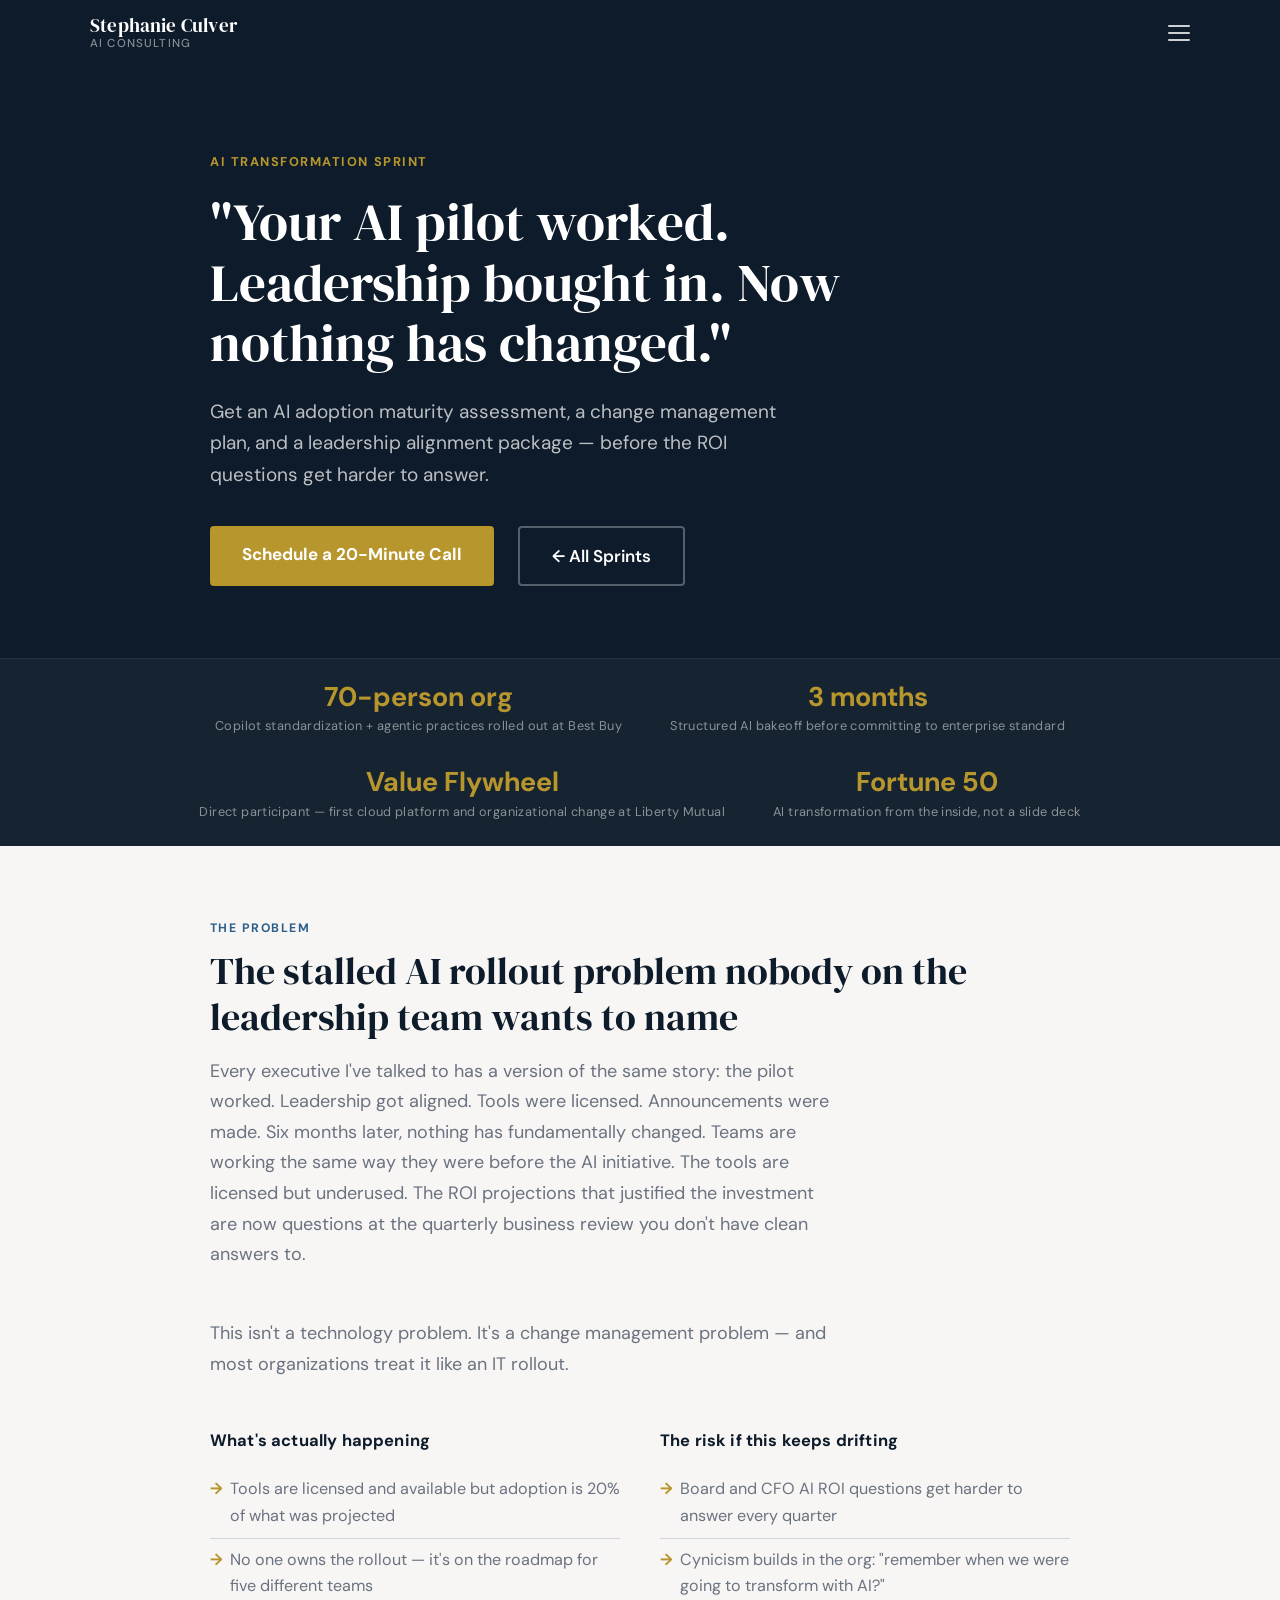
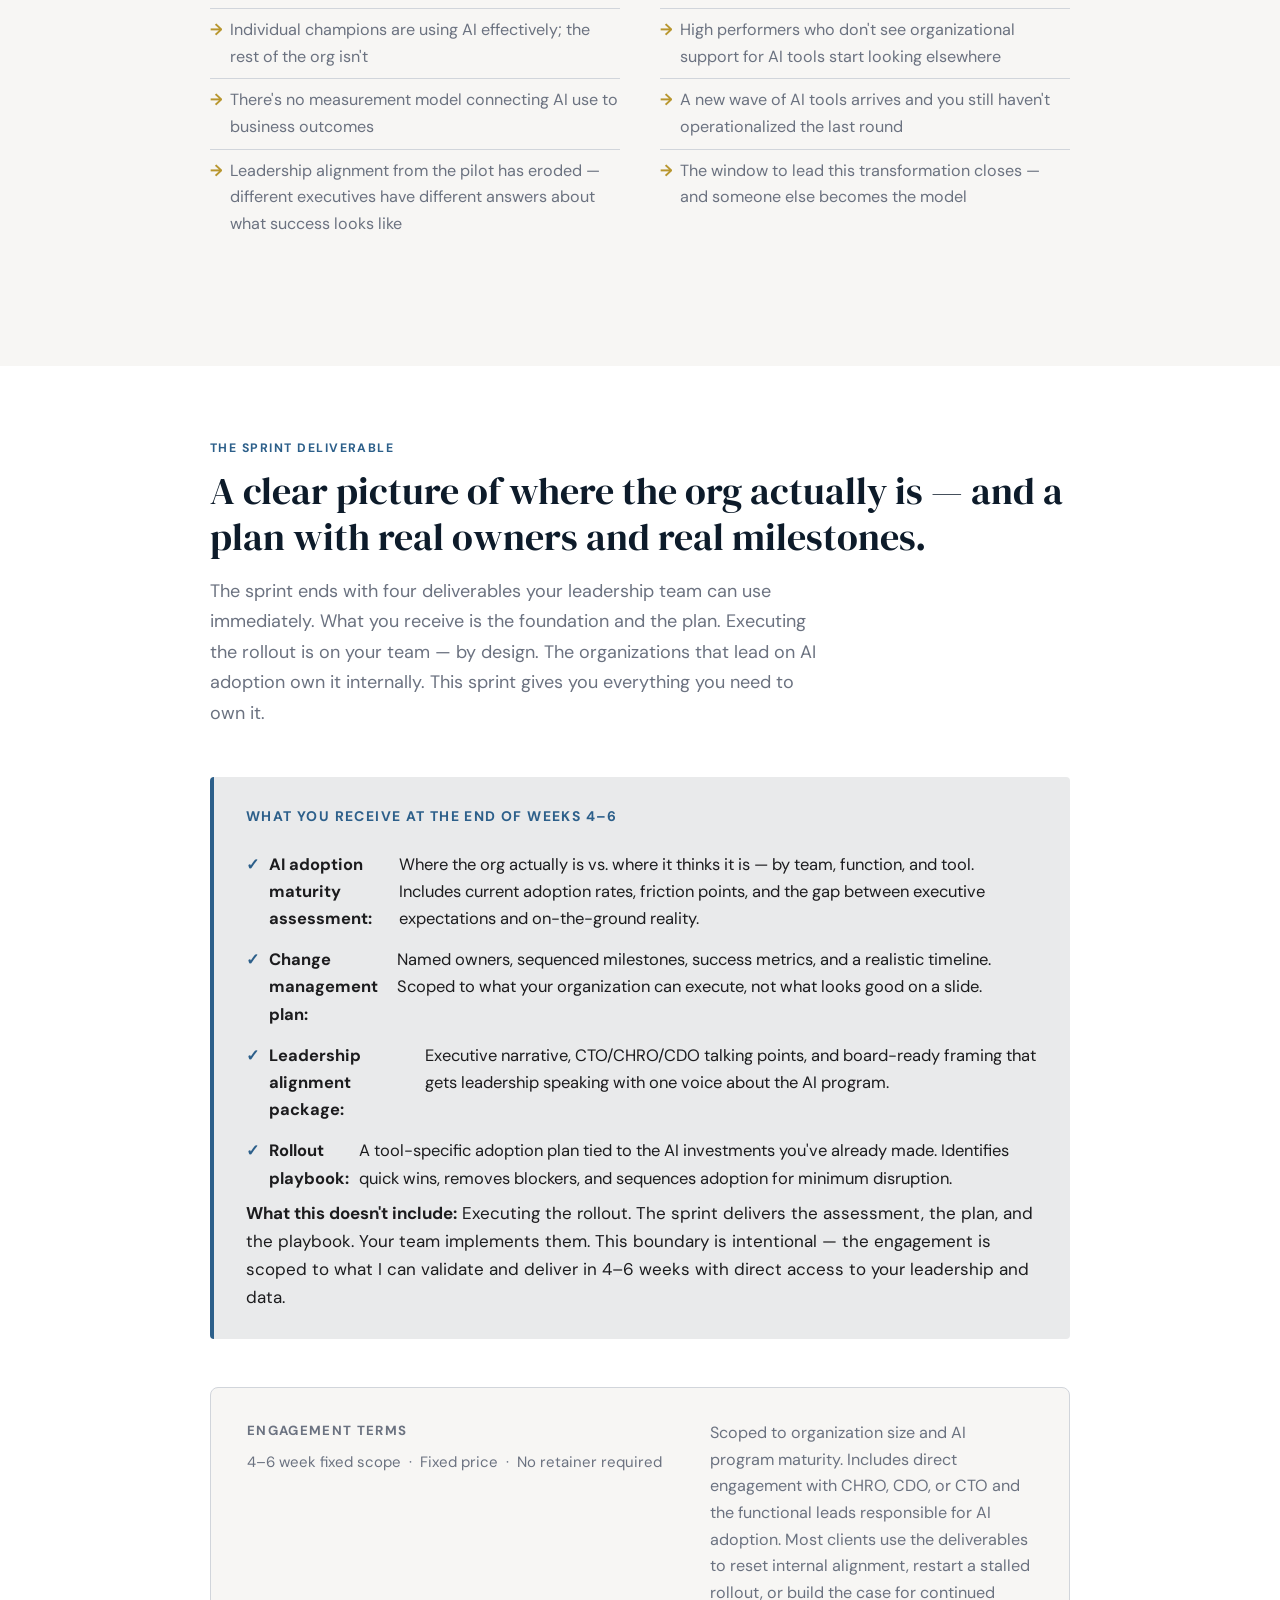
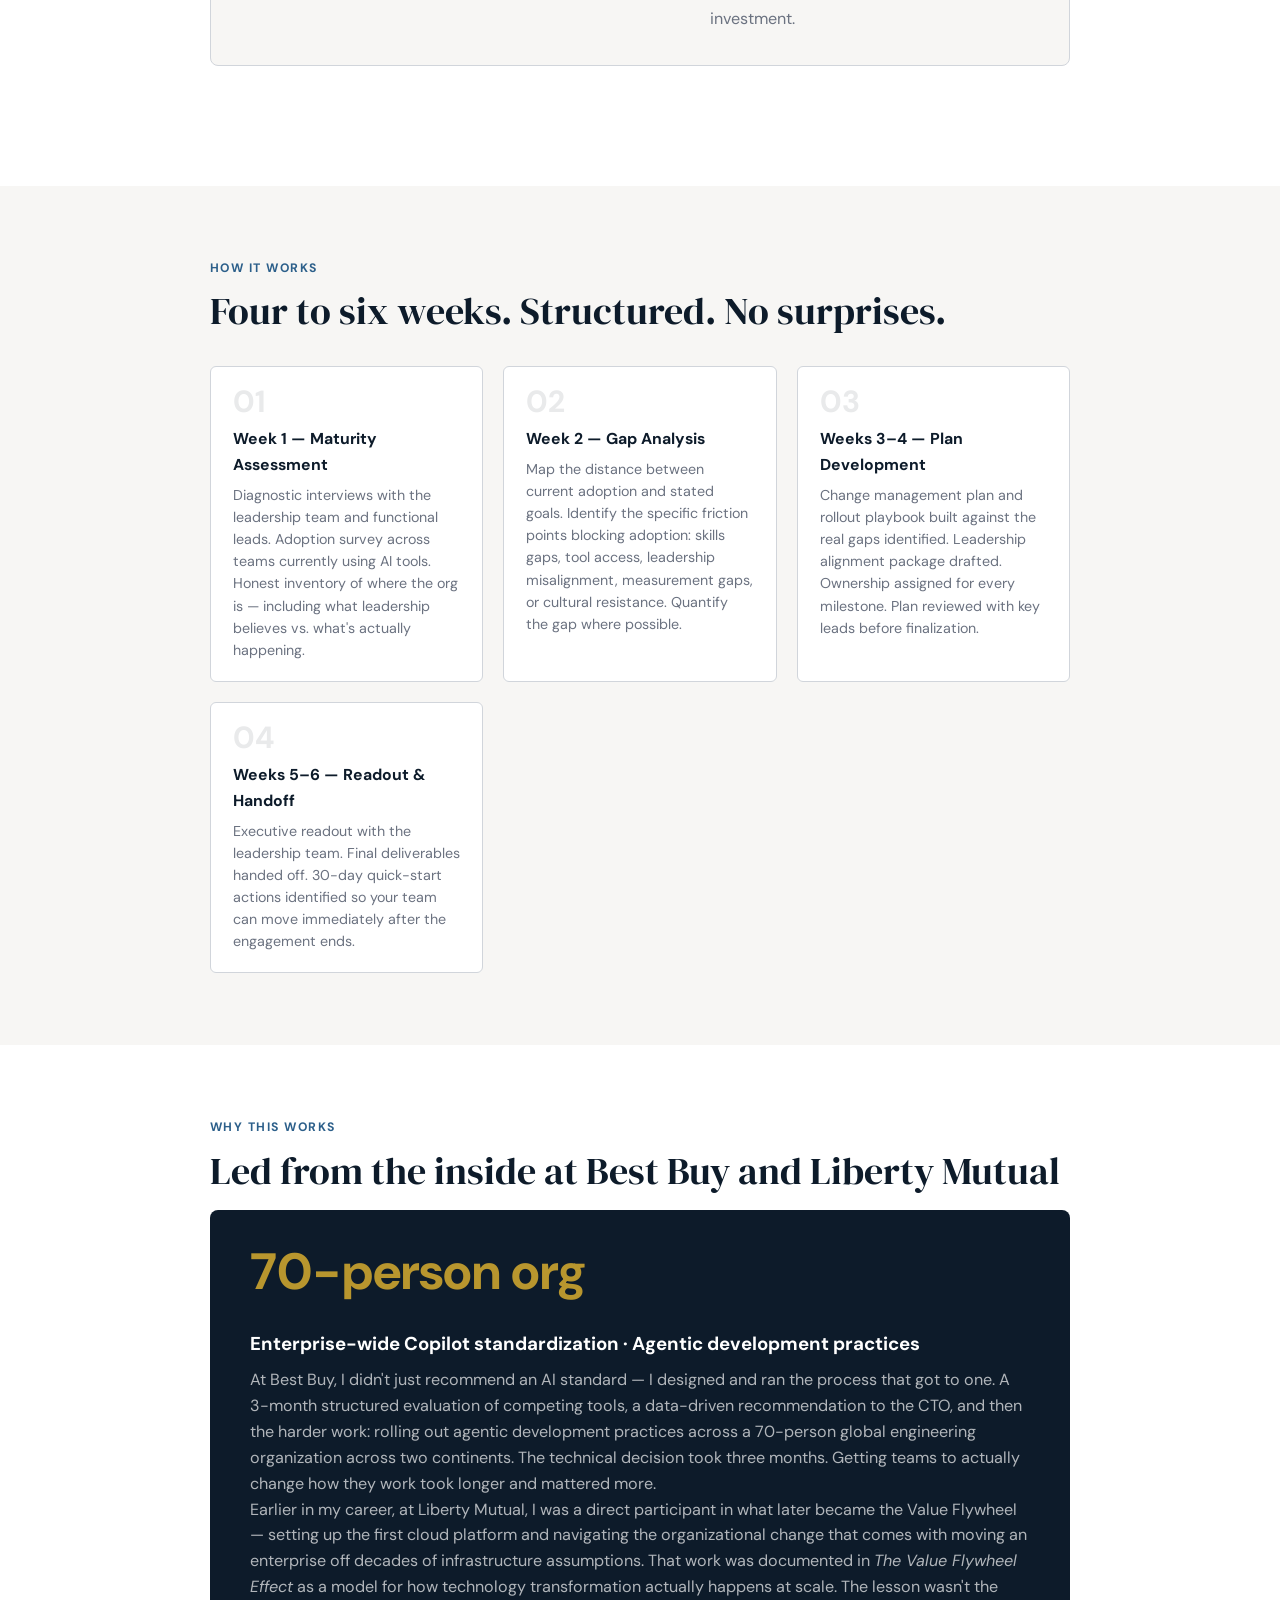
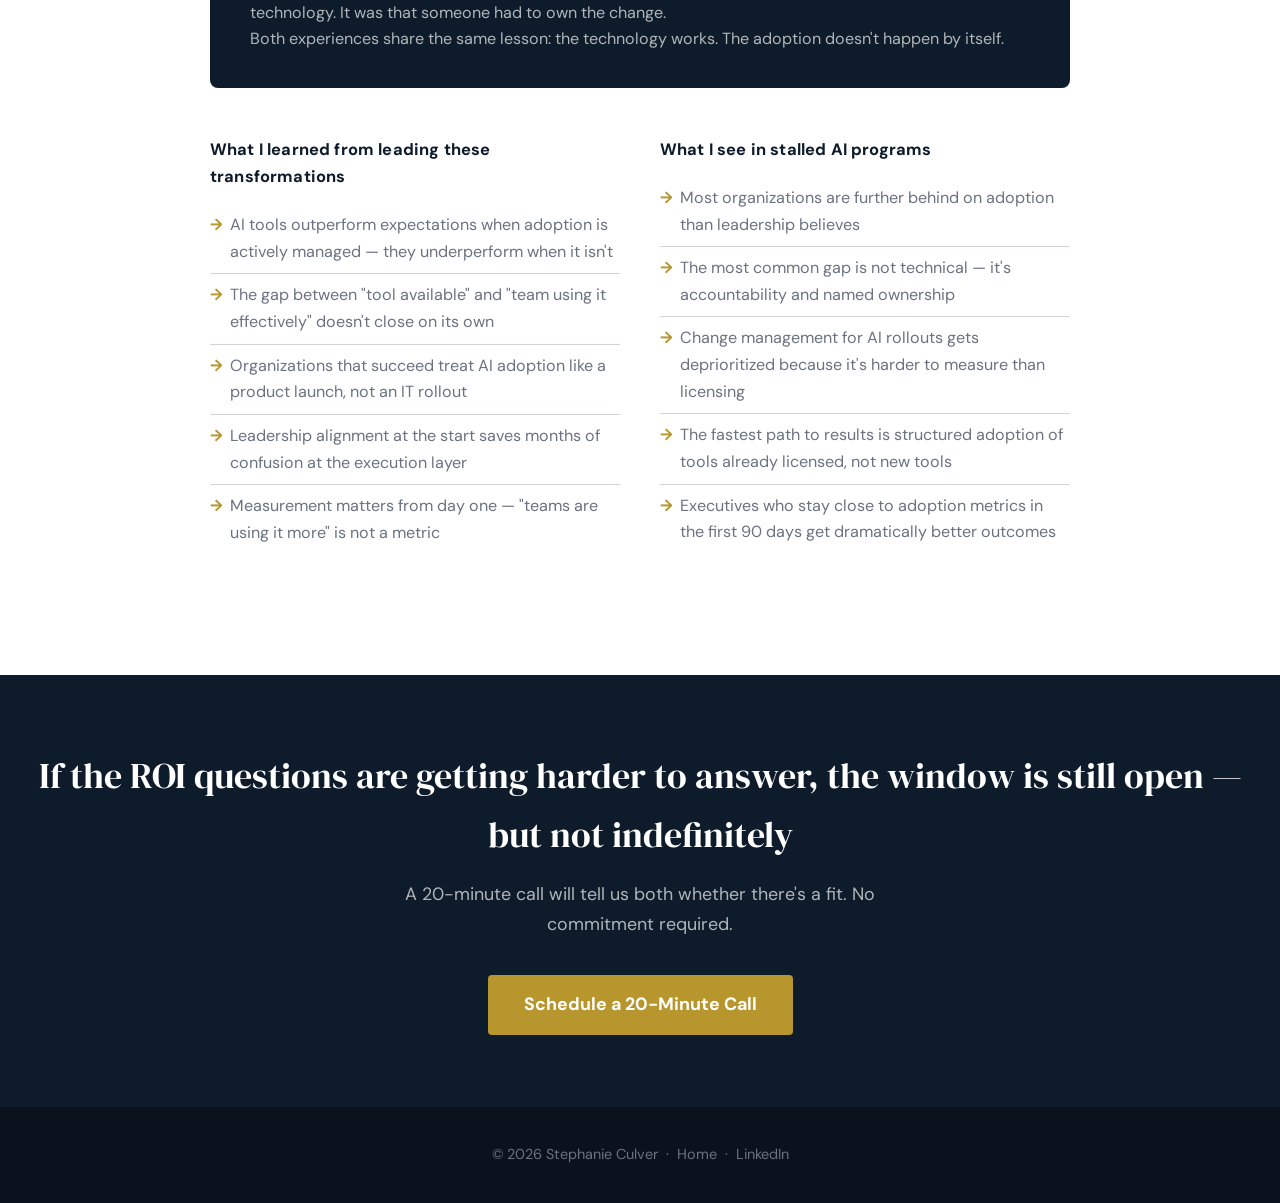
<file: consulting/ai-transformation-sprint.html>
<!DOCTYPE html>
<html lang="en">
<head>
  <meta charset="UTF-8">
  <meta name="viewport" content="width=device-width, initial-scale=1.0">
  <title>AI Transformation Sprint — Stephanie Culver</title>
  <meta name="description" content="4–6 week fixed-scope sprint: AI adoption maturity assessment, change management plan, and rollout playbook. Proven: Copilot standardization + agentic practices rolled out across 70-person org at Best Buy.">
  <link rel="canonical" href="https://stephaniepculver.com/consulting/ai-transformation-sprint.html">
  <meta property="og:type" content="website">
  <meta property="og:url" content="https://stephaniepculver.com/consulting/ai-transformation-sprint.html">
  <meta property="og:title" content="AI Transformation Sprint — Stephanie Culver">
  <meta property="og:description" content="4–6 week fixed-scope sprint: AI adoption maturity assessment, change management plan, and rollout playbook. Proven: Copilot standardization + agentic practices rolled out across 70-person org at Best Buy.">
  <meta property="og:site_name" content="Stephanie Culver Advisory">
  <meta name="twitter:card" content="summary">
  <meta name="twitter:title" content="AI Transformation Sprint — Stephanie Culver">
  <meta name="twitter:description" content="4–6 week fixed-scope sprint: AI adoption maturity assessment, change management plan, and rollout playbook. Proven: Copilot standardization + agentic practices rolled out across 70-person org at Best Buy.">
  <link rel="stylesheet" href="style.css">
</head>
<body>

<header class="site-header">
  <nav>
    <a href="/" class="logo">
      <span class="logo-name">Stephanie Culver</span>
      <span class="logo-sub">AI Consulting</span>
    </a>
    <div class="nav-links" id="nav-links">
      <a href="/" class="nav-link">Home</a>
      <a href="/about" class="nav-link">About</a>
      <span class="nav-section-label">Sprints</span>
      <a href="/consulting/ai-transformation-sprint.html" class="nav-link">AI Transformation</a>
      <a href="/consulting/ai-governance-sprint.html" class="nav-link">AI Governance</a>
      <a href="/consulting/platform-velocity-sprint.html" class="nav-link">Platform Velocity</a>
      <a href="/consulting/cloud-roi-sprint.html" class="nav-link">Cloud ROI</a>
      <a href="/case-studies/" class="nav-link">Case Studies</a>
      <a href="/faq" class="nav-link">FAQ</a>
      <a href="https://calendar.app.google/MnkBzCuPPPpU1nR99" class="nav-cta" target="_blank" rel="noopener">Book a Call</a>
    </div>
    <button class="nav-toggle" id="nav-toggle" aria-label="Toggle navigation">
      <span></span><span></span><span></span>
    </button>
  </nav>
</header>

<section class="hero">
  <div class="hero-inner">
    <span class="hero-label">AI Transformation Sprint</span>
    <h1>"Your AI pilot worked. Leadership bought in. Now nothing has changed."</h1>
    <p class="hero-sub">Get an AI adoption maturity assessment, a change management plan, and a leadership alignment package — before the ROI questions get harder to answer.</p>
    <div class="hero-actions">
      <a href="https://calendar.app.google/MnkBzCuPPPpU1nR99" class="btn-primary" target="_blank" rel="noopener">Schedule a 20-Minute Call</a>
      <a href="index.html#sprints" class="btn-secondary">← All Sprints</a>
    </div>
  </div>
</section>

<div class="proof-bar">
  <div class="proof-bar-inner">
    <div class="proof-stat">
      <span class="num">70-person org</span>
      <span class="lbl">Copilot standardization + agentic practices rolled out at Best Buy</span>
    </div>
    <div class="proof-stat">
      <span class="num">3 months</span>
      <span class="lbl">Structured AI bakeoff before committing to enterprise standard</span>
    </div>
    <div class="proof-stat">
      <span class="num">Value Flywheel</span>
      <span class="lbl">Direct participant — first cloud platform and organizational change at Liberty Mutual</span>
    </div>
    <div class="proof-stat">
      <span class="num">Fortune 50</span>
      <span class="lbl">AI transformation from the inside, not a slide deck</span>
    </div>
  </div>
</div>

<!-- PROBLEM -->
<section class="section bg-light">
  <div class="section-inner">
    <div class="section-label">The Problem</div>
    <h2>The stalled AI rollout problem nobody on the leadership team wants to name</h2>
    <p class="section-intro">Every executive I've talked to has a version of the same story: the pilot worked. Leadership got aligned. Tools were licensed. Announcements were made. Six months later, nothing has fundamentally changed. Teams are working the same way they were before the AI initiative. The tools are licensed but underused. The ROI projections that justified the investment are now questions at the quarterly business review you don't have clean answers to.</p>
    <p class="section-intro">This isn't a technology problem. It's a change management problem — and most organizations treat it like an IT rollout.</p>

    <div class="two-col">
      <div>
        <h3>What's actually happening</h3>
        <ul>
          <li>Tools are licensed and available but adoption is 20% of what was projected</li>
          <li>No one owns the rollout — it's on the roadmap for five different teams</li>
          <li>Individual champions are using AI effectively; the rest of the org isn't</li>
          <li>There's no measurement model connecting AI use to business outcomes</li>
          <li>Leadership alignment from the pilot has eroded — different executives have different answers about what success looks like</li>
        </ul>
      </div>
      <div>
        <h3>The risk if this keeps drifting</h3>
        <ul>
          <li>Board and CFO AI ROI questions get harder to answer every quarter</li>
          <li>Cynicism builds in the org: "remember when we were going to transform with AI?"</li>
          <li>High performers who don't see organizational support for AI tools start looking elsewhere</li>
          <li>A new wave of AI tools arrives and you still haven't operationalized the last round</li>
          <li>The window to lead this transformation closes — and someone else becomes the model</li>
        </ul>
      </div>
    </div>
  </div>
</section>

<!-- WHAT YOU GET -->
<section class="section">
  <div class="section-inner">
    <div class="section-label">The Sprint Deliverable</div>
    <h2>A clear picture of where the org actually is — and a plan with real owners and real milestones.</h2>
    <p class="section-intro">The sprint ends with four deliverables your leadership team can use immediately. What you receive is the foundation and the plan. Executing the rollout is on your team — by design. The organizations that lead on AI adoption own it internally. This sprint gives you everything you need to own it.</p>

    <div class="deliverable-box">
      <h3>What you receive at the end of weeks 4–6</h3>
      <ul>
        <li><strong>AI adoption maturity assessment:</strong> Where the org actually is vs. where it thinks it is — by team, function, and tool. Includes current adoption rates, friction points, and the gap between executive expectations and on-the-ground reality.</li>
        <li><strong>Change management plan:</strong> Named owners, sequenced milestones, success metrics, and a realistic timeline. Scoped to what your organization can execute, not what looks good on a slide.</li>
        <li><strong>Leadership alignment package:</strong> Executive narrative, CTO/CHRO/CDO talking points, and board-ready framing that gets leadership speaking with one voice about the AI program.</li>
        <li><strong>Rollout playbook:</strong> A tool-specific adoption plan tied to the AI investments you've already made. Identifies quick wins, removes blockers, and sequences adoption for minimum disruption.</li>
      </ul>
      <p><strong>What this doesn't include:</strong> Executing the rollout. The sprint delivers the assessment, the plan, and the playbook. Your team implements them. This boundary is intentional — the engagement is scoped to what I can validate and deliver in 4–6 weeks with direct access to your leadership and data.</p>
    </div>

    <div class="offer-box">
      <div class="offer-meta">
        <h3>Engagement Terms</h3>
        <div class="duration">4–6 week fixed scope &nbsp;·&nbsp; Fixed price &nbsp;·&nbsp; No retainer required</div>
      </div>
      <div class="offer-detail">
        <p>Scoped to organization size and AI program maturity. Includes direct engagement with CHRO, CDO, or CTO and the functional leads responsible for AI adoption. Most clients use the deliverables to reset internal alignment, restart a stalled rollout, or build the case for continued investment.</p>
      </div>
    </div>
  </div>
</section>

<!-- HOW IT WORKS -->
<section class="section bg-light">
  <div class="section-inner">
    <div class="section-label">How It Works</div>
    <h2>Four to six weeks. Structured. No surprises.</h2>

    <div class="scope-grid">
      <div class="scope-item">
        <div class="scope-num">01</div>
        <h4>Week 1 — Maturity Assessment</h4>
        <p>Diagnostic interviews with the leadership team and functional leads. Adoption survey across teams currently using AI tools. Honest inventory of where the org is — including what leadership believes vs. what's actually happening.</p>
      </div>
      <div class="scope-item">
        <div class="scope-num">02</div>
        <h4>Week 2 — Gap Analysis</h4>
        <p>Map the distance between current adoption and stated goals. Identify the specific friction points blocking adoption: skills gaps, tool access, leadership misalignment, measurement gaps, or cultural resistance. Quantify the gap where possible.</p>
      </div>
      <div class="scope-item">
        <div class="scope-num">03</div>
        <h4>Weeks 3–4 — Plan Development</h4>
        <p>Change management plan and rollout playbook built against the real gaps identified. Leadership alignment package drafted. Ownership assigned for every milestone. Plan reviewed with key leads before finalization.</p>
      </div>
      <div class="scope-item">
        <div class="scope-num">04</div>
        <h4>Weeks 5–6 — Readout &amp; Handoff</h4>
        <p>Executive readout with the leadership team. Final deliverables handed off. 30-day quick-start actions identified so your team can move immediately after the engagement ends.</p>
      </div>
    </div>
  </div>
</section>

<!-- PROOF -->
<section class="section">
  <div class="section-inner">
    <div class="section-label">Why This Works</div>
    <h2>Led from the inside at Best Buy and Liberty Mutual</h2>

    <div class="proof-callout">
      <div class="proof-number">70-person org</div>
      <div class="proof-text">
        <h3>Enterprise-wide Copilot standardization · Agentic development practices</h3>
        <p>At Best Buy, I didn't just recommend an AI standard — I designed and ran the process that got to one. A 3-month structured evaluation of competing tools, a data-driven recommendation to the CTO, and then the harder work: rolling out agentic development practices across a 70-person global engineering organization across two continents. The technical decision took three months. Getting teams to actually change how they work took longer and mattered more.</p>
        <p>Earlier in my career, at Liberty Mutual, I was a direct participant in what later became the Value Flywheel — setting up the first cloud platform and navigating the organizational change that comes with moving an enterprise off decades of infrastructure assumptions. That work was documented in <em>The Value Flywheel Effect</em> as a model for how technology transformation actually happens at scale. The lesson wasn't the technology. It was that someone had to own the change.</p>
        <p>Both experiences share the same lesson: the technology works. The adoption doesn't happen by itself.</p>
      </div>
    </div>

    <div class="two-col">
      <div>
        <h3>What I learned from leading these transformations</h3>
        <ul>
          <li>AI tools outperform expectations when adoption is actively managed — they underperform when it isn't</li>
          <li>The gap between "tool available" and "team using it effectively" doesn't close on its own</li>
          <li>Organizations that succeed treat AI adoption like a product launch, not an IT rollout</li>
          <li>Leadership alignment at the start saves months of confusion at the execution layer</li>
          <li>Measurement matters from day one — "teams are using it more" is not a metric</li>
        </ul>
      </div>
      <div>
        <h3>What I see in stalled AI programs</h3>
        <ul>
          <li>Most organizations are further behind on adoption than leadership believes</li>
          <li>The most common gap is not technical — it's accountability and named ownership</li>
          <li>Change management for AI rollouts gets deprioritized because it's harder to measure than licensing</li>
          <li>The fastest path to results is structured adoption of tools already licensed, not new tools</li>
          <li>Executives who stay close to adoption metrics in the first 90 days get dramatically better outcomes</li>
        </ul>
      </div>
    </div>
  </div>
</section>

<!-- CTA BAND -->
<div class="cta-band">
  <h2>If the ROI questions are getting harder to answer, the window is still open — but not indefinitely</h2>
  <p>A 20-minute call will tell us both whether there's a fit. No commitment required.</p>
  <a href="https://calendar.app.google/MnkBzCuPPPpU1nR99" class="btn-primary" target="_blank" rel="noopener">Schedule a 20-Minute Call</a>
</div>

<footer>
  <p>© 2026 Stephanie Culver &nbsp;·&nbsp; <a href="/">Home</a> &nbsp;·&nbsp; <a href="https://www.linkedin.com/in/stephaniepculver/" target="_blank" rel="noopener">LinkedIn</a></p>
</footer>

<script>
const toggle = document.getElementById('nav-toggle');
const links = document.getElementById('nav-links');
toggle.addEventListener('click', () => links.classList.toggle('open'));
</script>
</body>
</html>
</file>
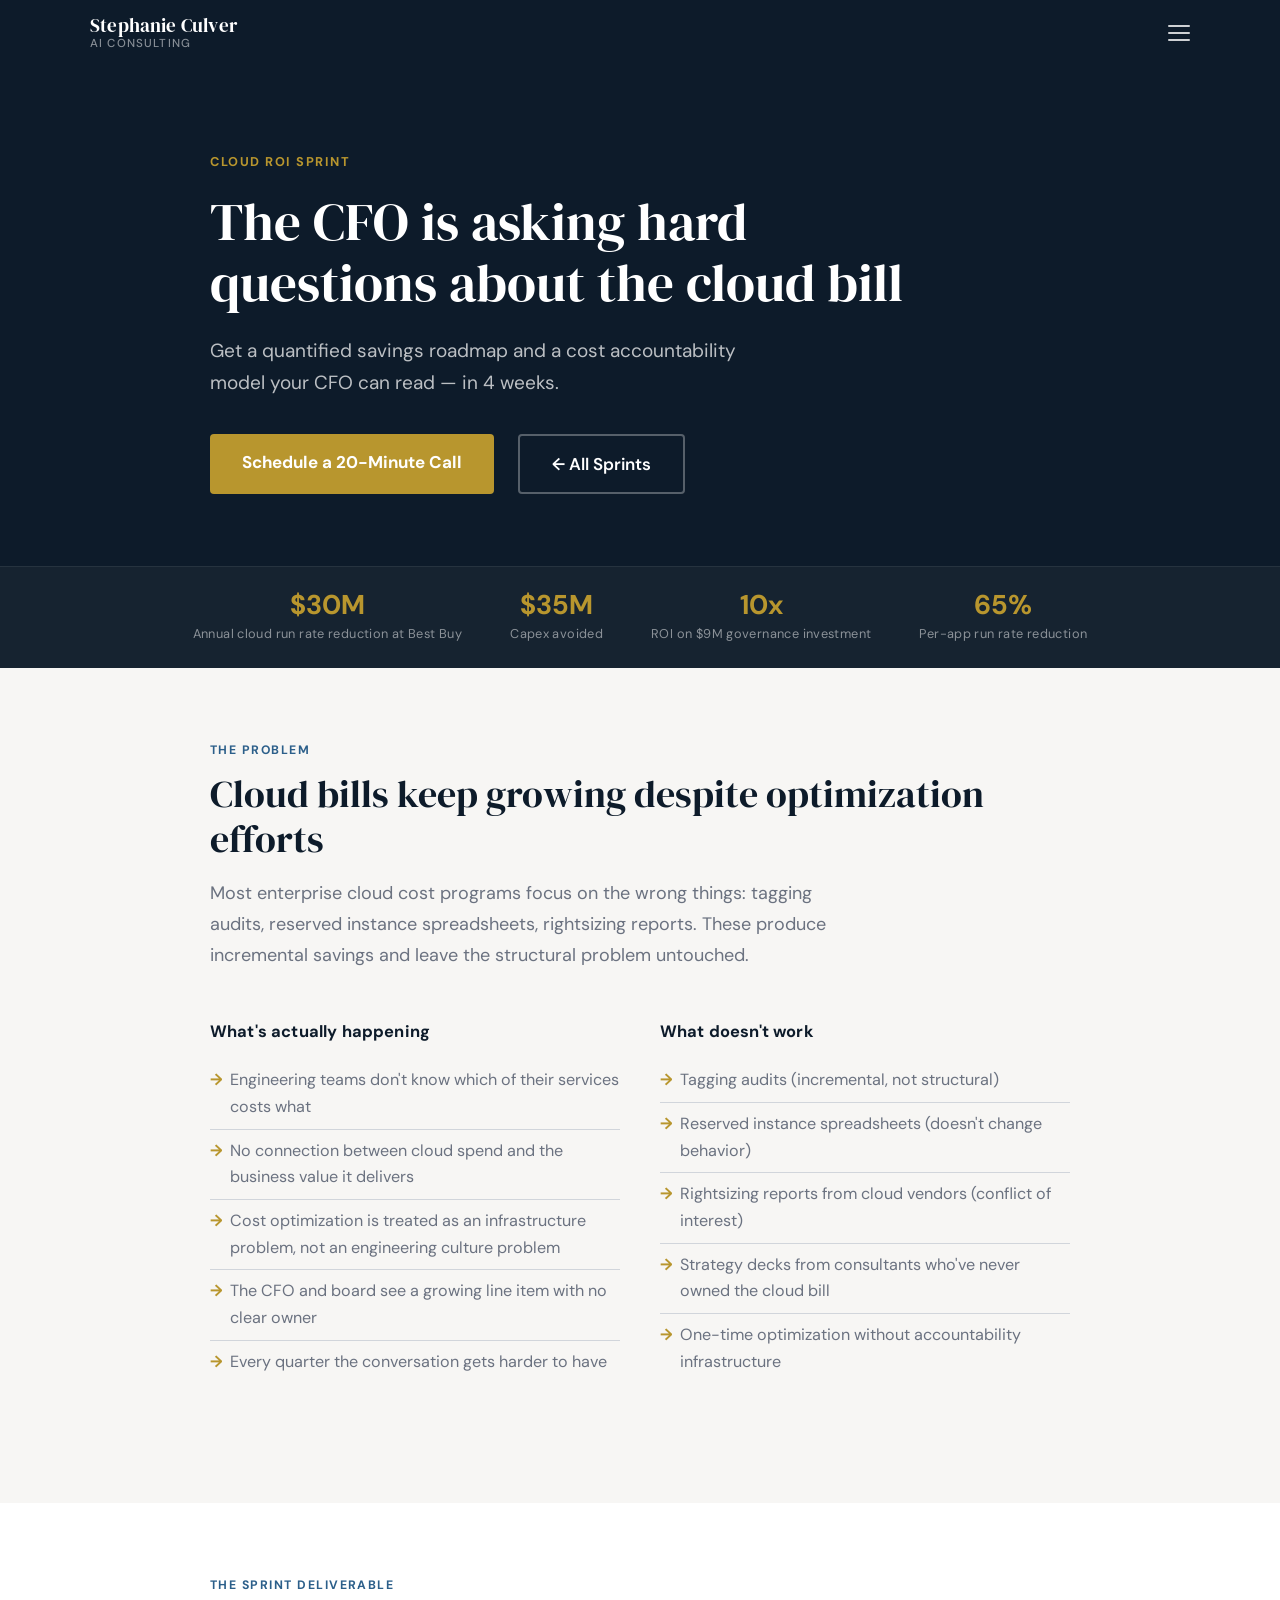
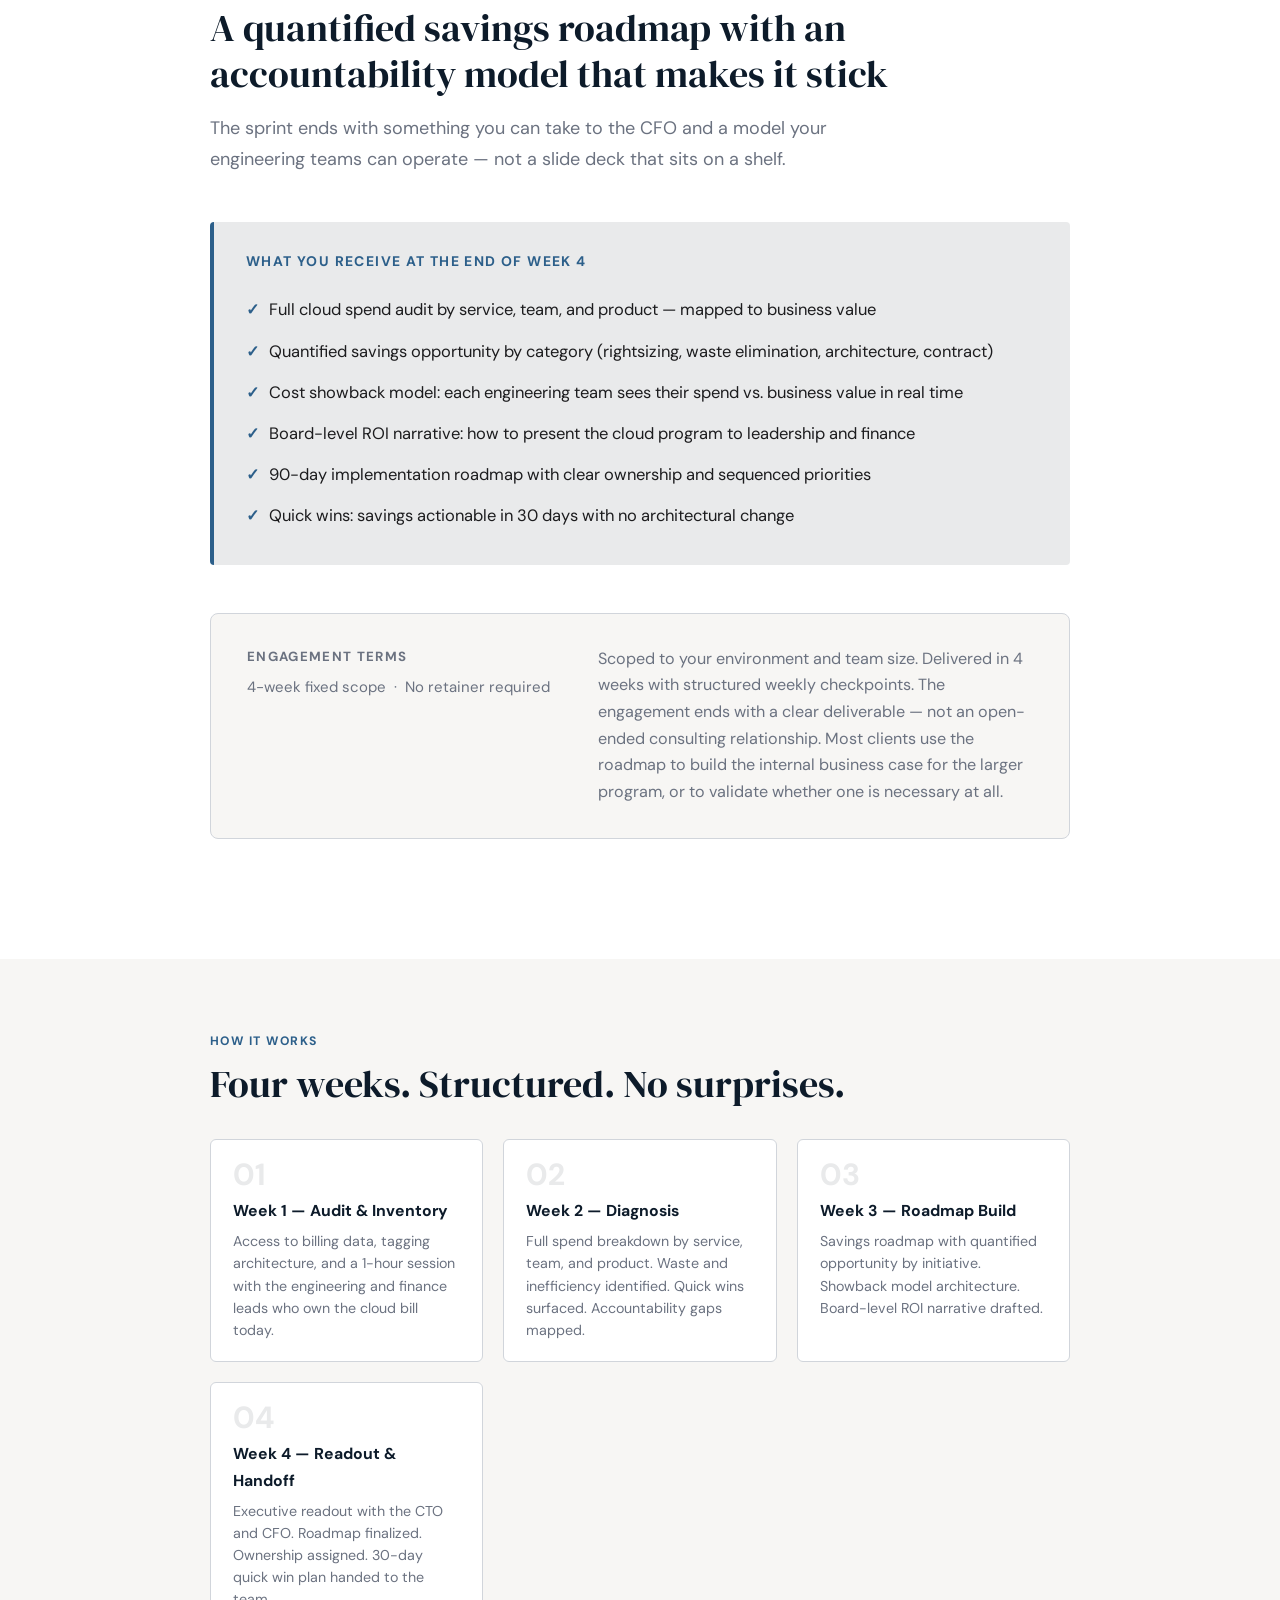
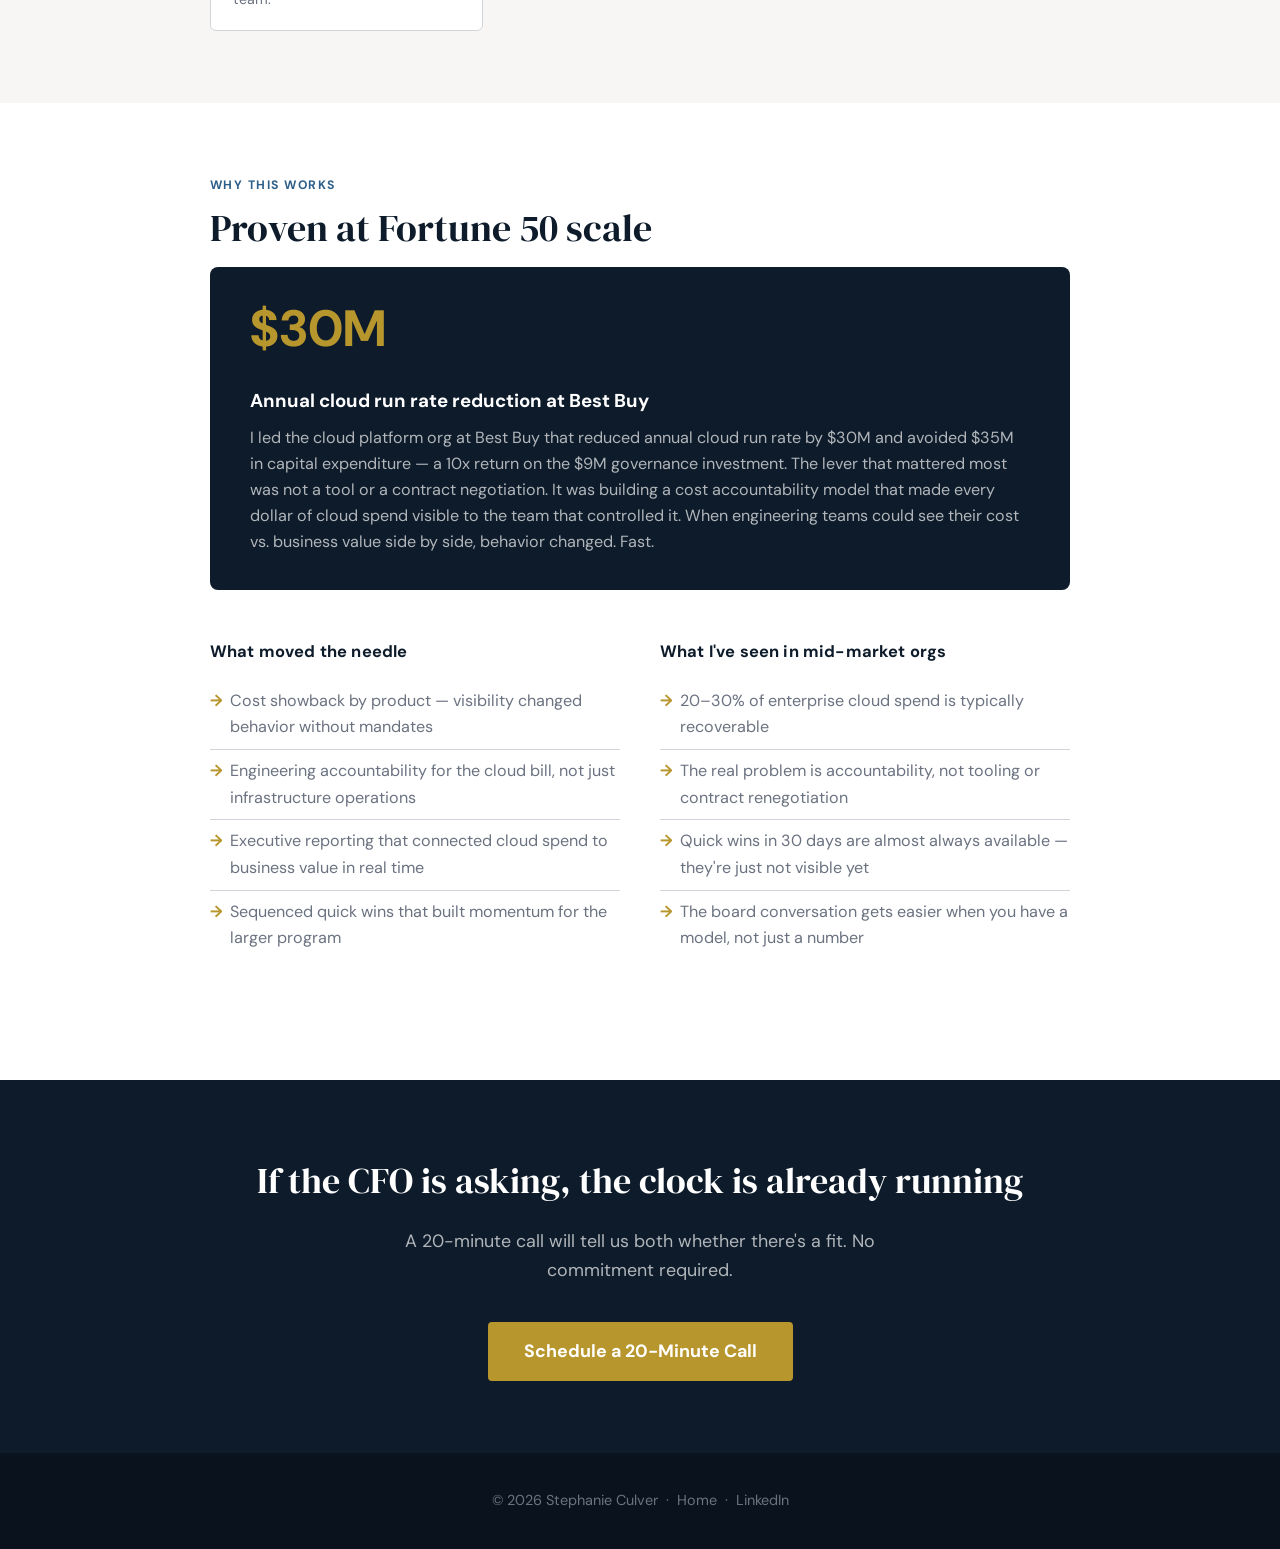
<file: consulting/cloud-roi-sprint.html>
<!DOCTYPE html>
<html lang="en">
<head>
  <meta charset="UTF-8">
  <meta name="viewport" content="width=device-width, initial-scale=1.0">
  <title>Cloud ROI Sprint — Stephanie Culver</title>
  <meta name="description" content="4-week fixed-scope sprint: get a quantified cloud savings roadmap and a showback model your CFO can read. Proven: $30M annual run rate reduction at Best Buy.">
  <link rel="canonical" href="https://stephaniepculver.com/consulting/cloud-roi-sprint.html">
  <meta property="og:type" content="website">
  <meta property="og:url" content="https://stephaniepculver.com/consulting/cloud-roi-sprint.html">
  <meta property="og:title" content="Cloud ROI Sprint — Stephanie Culver">
  <meta property="og:description" content="4-week fixed-scope sprint: get a quantified cloud savings roadmap and a showback model your CFO can read. Proven: $30M annual run rate reduction at Best Buy.">
  <meta property="og:site_name" content="Stephanie Culver Advisory">
  <meta name="twitter:card" content="summary">
  <meta name="twitter:title" content="Cloud ROI Sprint — Stephanie Culver">
  <meta name="twitter:description" content="4-week fixed-scope sprint: get a quantified cloud savings roadmap and a showback model your CFO can read. Proven: $30M annual run rate reduction at Best Buy.">
  <link rel="stylesheet" href="style.css">
</head>
<body>

<header class="site-header">
  <nav>
    <a href="/" class="logo">
      <span class="logo-name">Stephanie Culver</span>
      <span class="logo-sub">AI Consulting</span>
    </a>
    <div class="nav-links" id="nav-links">
      <a href="/" class="nav-link">Home</a>
      <a href="/about" class="nav-link">About</a>
      <span class="nav-section-label">Sprints</span>
      <a href="/consulting/ai-transformation-sprint.html" class="nav-link">AI Transformation</a>
      <a href="/consulting/ai-governance-sprint.html" class="nav-link">AI Governance</a>
      <a href="/consulting/platform-velocity-sprint.html" class="nav-link">Platform Velocity</a>
      <a href="/consulting/cloud-roi-sprint.html" class="nav-link">Cloud ROI</a>
      <a href="/case-studies/" class="nav-link">Case Studies</a>
      <a href="/faq" class="nav-link">FAQ</a>
      <a href="https://calendar.app.google/pHjNMnkVQ1afNRvJA" class="nav-cta" target="_blank" rel="noopener">Book a Call</a>
    </div>
    <button class="nav-toggle" id="nav-toggle" aria-label="Toggle navigation">
      <span></span><span></span><span></span>
    </button>
  </nav>
</header>

<section class="hero">
  <div class="hero-inner">
    <span class="hero-label">Cloud ROI Sprint</span>
    <h1>The CFO is asking hard questions about the cloud bill</h1>
    <p class="hero-sub">Get a quantified savings roadmap and a cost accountability model your CFO can read — in 4 weeks.</p>
    <div class="hero-actions">
      <a href="https://calendar.app.google/pHjNMnkVQ1afNRvJA" class="btn-primary" target="_blank" rel="noopener">Schedule a 20-Minute Call</a>
      <a href="index.html#sprints" class="btn-secondary">← All Sprints</a>
    </div>
  </div>
</section>

<div class="proof-bar">
  <div class="proof-bar-inner">
    <div class="proof-stat">
      <span class="num">$30M</span>
      <span class="lbl">Annual cloud run rate reduction at Best Buy</span>
    </div>
    <div class="proof-stat">
      <span class="num">$35M</span>
      <span class="lbl">Capex avoided</span>
    </div>
    <div class="proof-stat">
      <span class="num">10x</span>
      <span class="lbl">ROI on $9M governance investment</span>
    </div>
    <div class="proof-stat">
      <span class="num">65%</span>
      <span class="lbl">Per-app run rate reduction</span>
    </div>
  </div>
</div>

<!-- PROBLEM -->
<section class="section bg-light">
  <div class="section-inner">
    <div class="section-label">The Problem</div>
    <h2>Cloud bills keep growing despite optimization efforts</h2>
    <p class="section-intro">Most enterprise cloud cost programs focus on the wrong things: tagging audits, reserved instance spreadsheets, rightsizing reports. These produce incremental savings and leave the structural problem untouched.</p>

    <div class="two-col">
      <div>
        <h3>What's actually happening</h3>
        <ul>
          <li>Engineering teams don't know which of their services costs what</li>
          <li>No connection between cloud spend and the business value it delivers</li>
          <li>Cost optimization is treated as an infrastructure problem, not an engineering culture problem</li>
          <li>The CFO and board see a growing line item with no clear owner</li>
          <li>Every quarter the conversation gets harder to have</li>
        </ul>
      </div>
      <div>
        <h3>What doesn't work</h3>
        <ul>
          <li>Tagging audits (incremental, not structural)</li>
          <li>Reserved instance spreadsheets (doesn't change behavior)</li>
          <li>Rightsizing reports from cloud vendors (conflict of interest)</li>
          <li>Strategy decks from consultants who've never owned the cloud bill</li>
          <li>One-time optimization without accountability infrastructure</li>
        </ul>
      </div>
    </div>
  </div>
</section>

<!-- WHAT YOU GET -->
<section class="section">
  <div class="section-inner">
    <div class="section-label">The Sprint Deliverable</div>
    <h2>A quantified savings roadmap with an accountability model that makes it stick</h2>
    <p class="section-intro">The sprint ends with something you can take to the CFO and a model your engineering teams can operate — not a slide deck that sits on a shelf.</p>

    <div class="deliverable-box">
      <h3>What you receive at the end of week 4</h3>
      <ul>
        <li>Full cloud spend audit by service, team, and product — mapped to business value</li>
        <li>Quantified savings opportunity by category (rightsizing, waste elimination, architecture, contract)</li>
        <li>Cost showback model: each engineering team sees their spend vs. business value in real time</li>
        <li>Board-level ROI narrative: how to present the cloud program to leadership and finance</li>
        <li>90-day implementation roadmap with clear ownership and sequenced priorities</li>
        <li>Quick wins: savings actionable in 30 days with no architectural change</li>
      </ul>
    </div>

    <div class="offer-box">
      <div class="offer-meta">
        <h3>Engagement Terms</h3>
        <div class="duration">4-week fixed scope &nbsp;·&nbsp; No retainer required</div>
      </div>
      <div class="offer-detail">
        <p>Scoped to your environment and team size. Delivered in 4 weeks with structured weekly checkpoints. The engagement ends with a clear deliverable — not an open-ended consulting relationship. Most clients use the roadmap to build the internal business case for the larger program, or to validate whether one is necessary at all.</p>
      </div>
    </div>
  </div>
</section>

<!-- HOW IT WORKS -->
<section class="section bg-light">
  <div class="section-inner">
    <div class="section-label">How It Works</div>
    <h2>Four weeks. Structured. No surprises.</h2>

    <div class="scope-grid">
      <div class="scope-item">
        <div class="scope-num">01</div>
        <h4>Week 1 — Audit &amp; Inventory</h4>
        <p>Access to billing data, tagging architecture, and a 1-hour session with the engineering and finance leads who own the cloud bill today.</p>
      </div>
      <div class="scope-item">
        <div class="scope-num">02</div>
        <h4>Week 2 — Diagnosis</h4>
        <p>Full spend breakdown by service, team, and product. Waste and inefficiency identified. Quick wins surfaced. Accountability gaps mapped.</p>
      </div>
      <div class="scope-item">
        <div class="scope-num">03</div>
        <h4>Week 3 — Roadmap Build</h4>
        <p>Savings roadmap with quantified opportunity by initiative. Showback model architecture. Board-level ROI narrative drafted.</p>
      </div>
      <div class="scope-item">
        <div class="scope-num">04</div>
        <h4>Week 4 — Readout &amp; Handoff</h4>
        <p>Executive readout with the CTO and CFO. Roadmap finalized. Ownership assigned. 30-day quick win plan handed to the team.</p>
      </div>
    </div>
  </div>
</section>

<!-- PROOF -->
<section class="section">
  <div class="section-inner">
    <div class="section-label">Why This Works</div>
    <h2>Proven at Fortune 50 scale</h2>

    <div class="proof-callout">
      <div class="proof-number">$30M</div>
      <div class="proof-text">
        <h3>Annual cloud run rate reduction at Best Buy</h3>
        <p>I led the cloud platform org at Best Buy that reduced annual cloud run rate by $30M and avoided $35M in capital expenditure — a 10x return on the $9M governance investment. The lever that mattered most was not a tool or a contract negotiation. It was building a cost accountability model that made every dollar of cloud spend visible to the team that controlled it. When engineering teams could see their cost vs. business value side by side, behavior changed. Fast.</p>
      </div>
    </div>

    <div class="two-col">
      <div>
        <h3>What moved the needle</h3>
        <ul>
          <li>Cost showback by product — visibility changed behavior without mandates</li>
          <li>Engineering accountability for the cloud bill, not just infrastructure operations</li>
          <li>Executive reporting that connected cloud spend to business value in real time</li>
          <li>Sequenced quick wins that built momentum for the larger program</li>
        </ul>
      </div>
      <div>
        <h3>What I've seen in mid-market orgs</h3>
        <ul>
          <li>20–30% of enterprise cloud spend is typically recoverable</li>
          <li>The real problem is accountability, not tooling or contract renegotiation</li>
          <li>Quick wins in 30 days are almost always available — they're just not visible yet</li>
          <li>The board conversation gets easier when you have a model, not just a number</li>
        </ul>
      </div>
    </div>
  </div>
</section>

<!-- CTA BAND -->
<div class="cta-band">
  <h2>If the CFO is asking, the clock is already running</h2>
  <p>A 20-minute call will tell us both whether there's a fit. No commitment required.</p>
  <a href="https://calendar.app.google/pHjNMnkVQ1afNRvJA" class="btn-primary" target="_blank" rel="noopener">Schedule a 20-Minute Call</a>
</div>

<footer>
  <p>© 2026 Stephanie Culver &nbsp;·&nbsp; <a href="/">Home</a> &nbsp;·&nbsp; <a href="https://www.linkedin.com/in/stephaniepculver/" target="_blank" rel="noopener">LinkedIn</a></p>
</footer>

<script>
const toggle = document.getElementById('nav-toggle');
const links = document.getElementById('nav-links');
toggle.addEventListener('click', () => links.classList.toggle('open'));
</script>
</body>
</html>
</file>
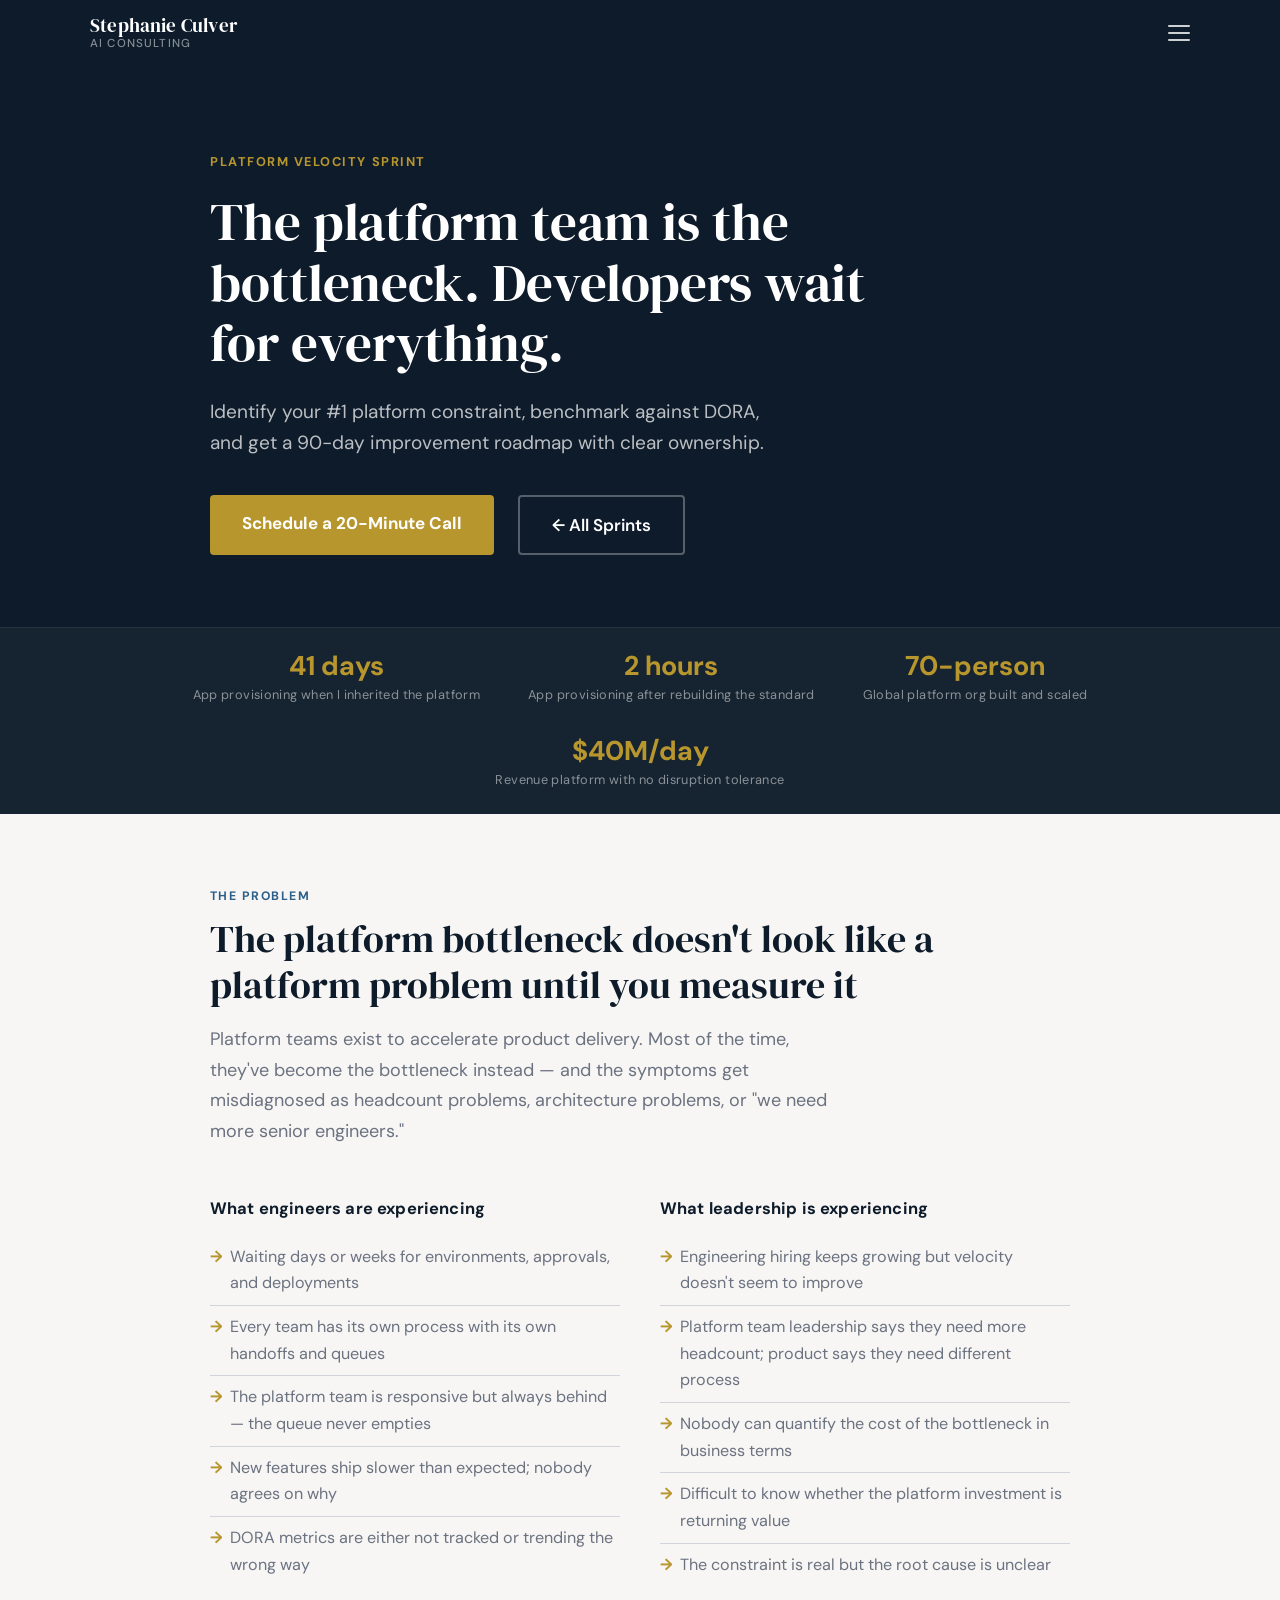
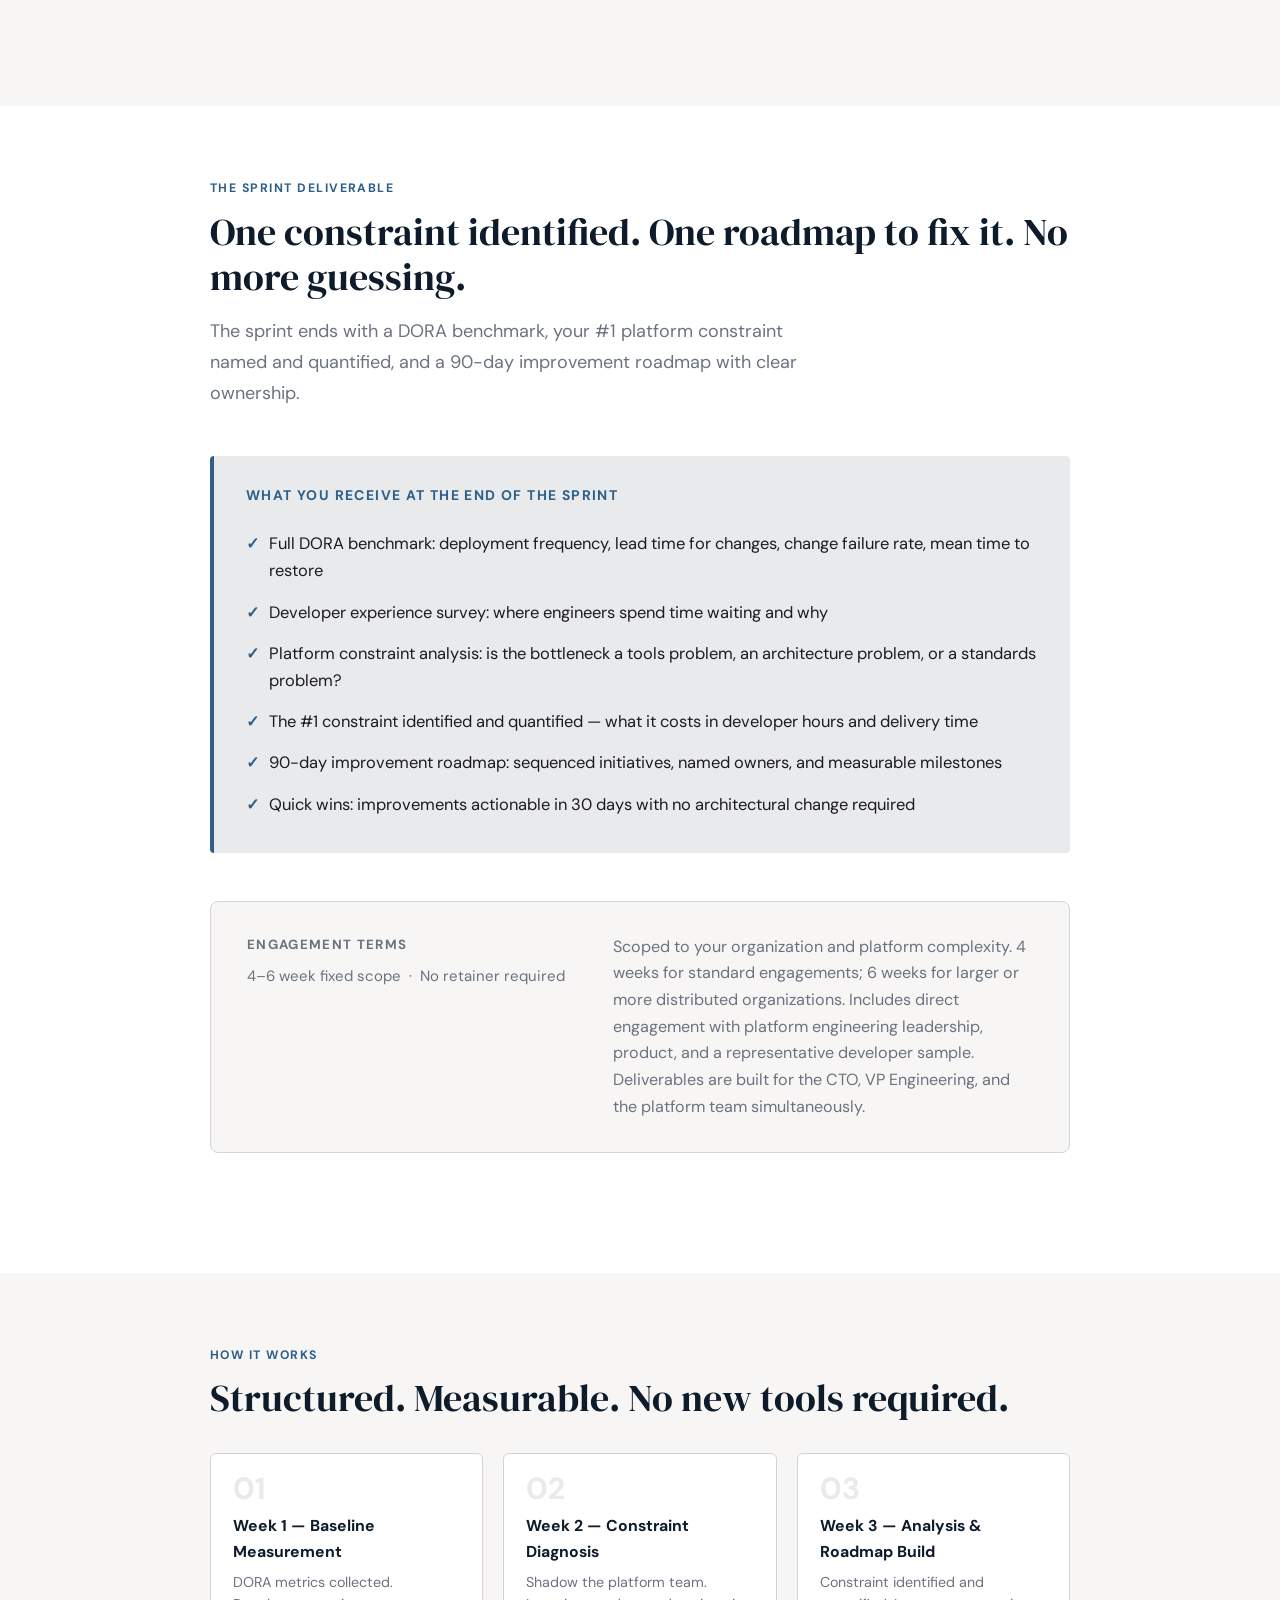
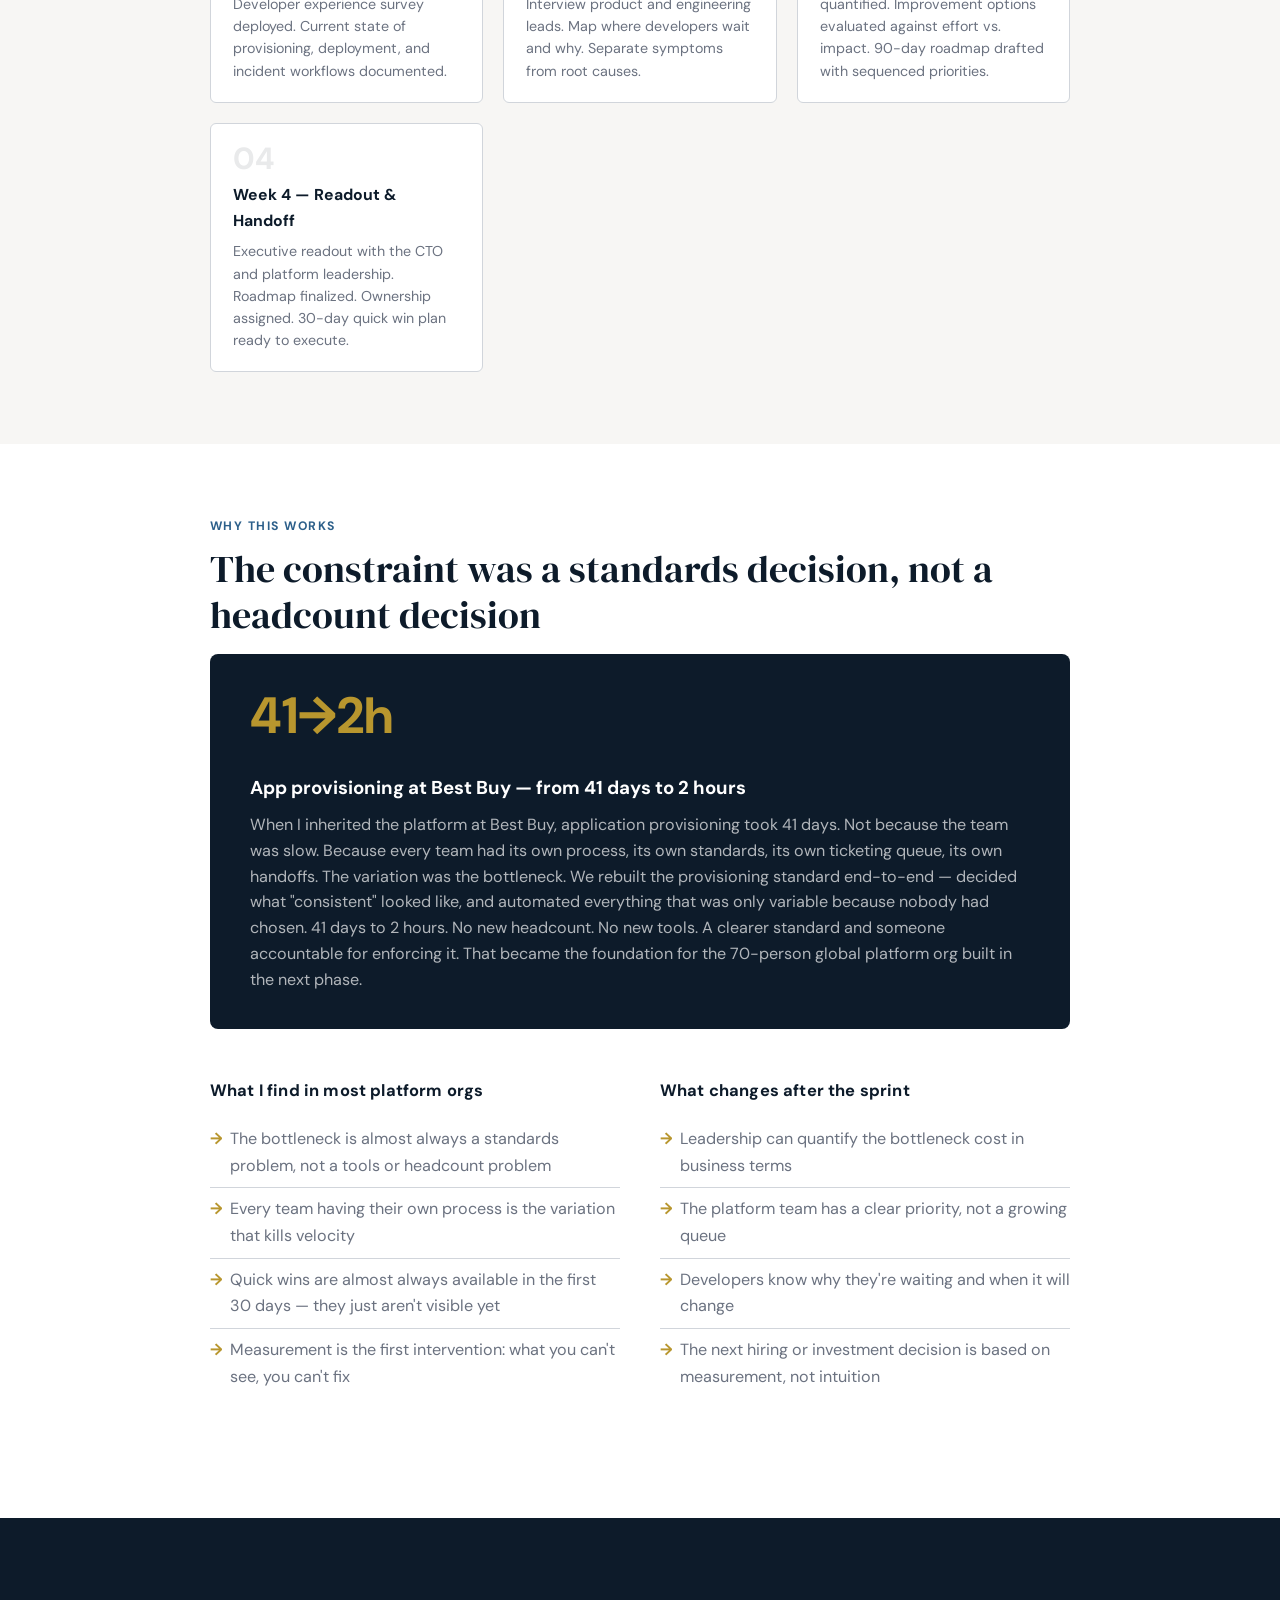
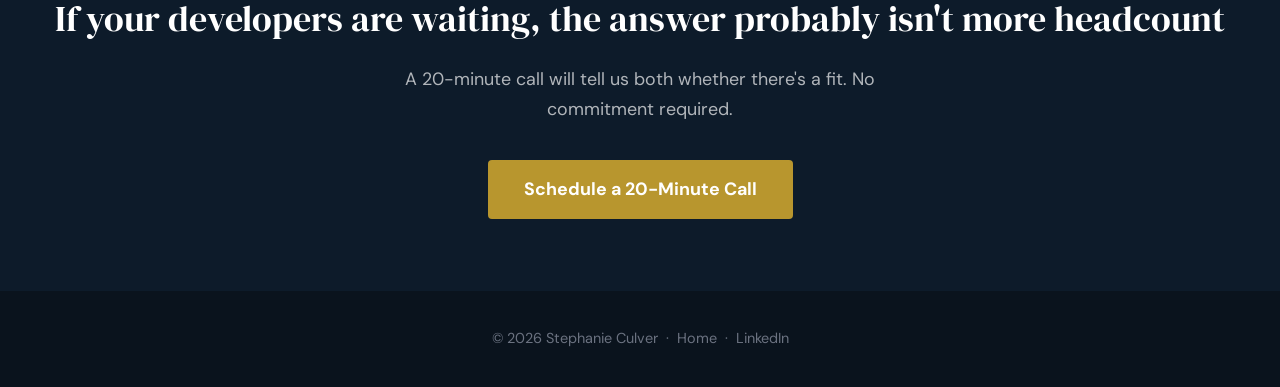
<file: consulting/platform-velocity-sprint.html>
<!DOCTYPE html>
<html lang="en">
<head>
  <meta charset="UTF-8">
  <meta name="viewport" content="width=device-width, initial-scale=1.0">
  <title>Platform Velocity Sprint — Stephanie Culver</title>
  <meta name="description" content="4–6 week fixed-scope sprint: DORA benchmark, #1 platform constraint identified, 90-day improvement roadmap. Proven: 41 days to 2 hours at Best Buy.">
  <link rel="canonical" href="https://stephaniepculver.com/consulting/platform-velocity-sprint.html">
  <meta property="og:type" content="website">
  <meta property="og:url" content="https://stephaniepculver.com/consulting/platform-velocity-sprint.html">
  <meta property="og:title" content="Platform Velocity Sprint — Stephanie Culver">
  <meta property="og:description" content="4–6 week fixed-scope sprint: DORA benchmark, #1 platform constraint identified, 90-day improvement roadmap. Proven: 41 days to 2 hours at Best Buy.">
  <meta property="og:site_name" content="Stephanie Culver Advisory">
  <meta name="twitter:card" content="summary">
  <meta name="twitter:title" content="Platform Velocity Sprint — Stephanie Culver">
  <meta name="twitter:description" content="4–6 week fixed-scope sprint: DORA benchmark, #1 platform constraint identified, 90-day improvement roadmap. Proven: 41 days to 2 hours at Best Buy.">
  <link rel="stylesheet" href="style.css">
</head>
<body>

<header class="site-header">
  <nav>
    <a href="/" class="logo">
      <span class="logo-name">Stephanie Culver</span>
      <span class="logo-sub">AI Consulting</span>
    </a>
    <div class="nav-links" id="nav-links">
      <a href="/" class="nav-link">Home</a>
      <a href="/about" class="nav-link">About</a>
      <span class="nav-section-label">Sprints</span>
      <a href="/consulting/ai-transformation-sprint.html" class="nav-link">AI Transformation</a>
      <a href="/consulting/ai-governance-sprint.html" class="nav-link">AI Governance</a>
      <a href="/consulting/platform-velocity-sprint.html" class="nav-link">Platform Velocity</a>
      <a href="/consulting/cloud-roi-sprint.html" class="nav-link">Cloud ROI</a>
      <a href="/case-studies/" class="nav-link">Case Studies</a>
      <a href="/faq" class="nav-link">FAQ</a>
      <a href="https://calendar.app.google/pHjNMnkVQ1afNRvJA" class="nav-cta" target="_blank" rel="noopener">Book a Call</a>
    </div>
    <button class="nav-toggle" id="nav-toggle" aria-label="Toggle navigation">
      <span></span><span></span><span></span>
    </button>
  </nav>
</header>

<section class="hero">
  <div class="hero-inner">
    <span class="hero-label">Platform Velocity Sprint</span>
    <h1>The platform team is the bottleneck. Developers wait for everything.</h1>
    <p class="hero-sub">Identify your #1 platform constraint, benchmark against DORA, and get a 90-day improvement roadmap with clear ownership.</p>
    <div class="hero-actions">
      <a href="https://calendar.app.google/pHjNMnkVQ1afNRvJA" class="btn-primary" target="_blank" rel="noopener">Schedule a 20-Minute Call</a>
      <a href="index.html#sprints" class="btn-secondary">← All Sprints</a>
    </div>
  </div>
</section>

<div class="proof-bar">
  <div class="proof-bar-inner">
    <div class="proof-stat">
      <span class="num">41 days</span>
      <span class="lbl">App provisioning when I inherited the platform</span>
    </div>
    <div class="proof-stat">
      <span class="num">2 hours</span>
      <span class="lbl">App provisioning after rebuilding the standard</span>
    </div>
    <div class="proof-stat">
      <span class="num">70-person</span>
      <span class="lbl">Global platform org built and scaled</span>
    </div>
    <div class="proof-stat">
      <span class="num">$40M/day</span>
      <span class="lbl">Revenue platform with no disruption tolerance</span>
    </div>
  </div>
</div>

<!-- PROBLEM -->
<section class="section bg-light">
  <div class="section-inner">
    <div class="section-label">The Problem</div>
    <h2>The platform bottleneck doesn't look like a platform problem until you measure it</h2>
    <p class="section-intro">Platform teams exist to accelerate product delivery. Most of the time, they've become the bottleneck instead — and the symptoms get misdiagnosed as headcount problems, architecture problems, or "we need more senior engineers."</p>

    <div class="two-col">
      <div>
        <h3>What engineers are experiencing</h3>
        <ul>
          <li>Waiting days or weeks for environments, approvals, and deployments</li>
          <li>Every team has its own process with its own handoffs and queues</li>
          <li>The platform team is responsive but always behind — the queue never empties</li>
          <li>New features ship slower than expected; nobody agrees on why</li>
          <li>DORA metrics are either not tracked or trending the wrong way</li>
        </ul>
      </div>
      <div>
        <h3>What leadership is experiencing</h3>
        <ul>
          <li>Engineering hiring keeps growing but velocity doesn't seem to improve</li>
          <li>Platform team leadership says they need more headcount; product says they need different process</li>
          <li>Nobody can quantify the cost of the bottleneck in business terms</li>
          <li>Difficult to know whether the platform investment is returning value</li>
          <li>The constraint is real but the root cause is unclear</li>
        </ul>
      </div>
    </div>
  </div>
</section>

<!-- WHAT YOU GET -->
<section class="section">
  <div class="section-inner">
    <div class="section-label">The Sprint Deliverable</div>
    <h2>One constraint identified. One roadmap to fix it. No more guessing.</h2>
    <p class="section-intro">The sprint ends with a DORA benchmark, your #1 platform constraint named and quantified, and a 90-day improvement roadmap with clear ownership.</p>

    <div class="deliverable-box">
      <h3>What you receive at the end of the sprint</h3>
      <ul>
        <li>Full DORA benchmark: deployment frequency, lead time for changes, change failure rate, mean time to restore</li>
        <li>Developer experience survey: where engineers spend time waiting and why</li>
        <li>Platform constraint analysis: is the bottleneck a tools problem, an architecture problem, or a standards problem?</li>
        <li>The #1 constraint identified and quantified — what it costs in developer hours and delivery time</li>
        <li>90-day improvement roadmap: sequenced initiatives, named owners, and measurable milestones</li>
        <li>Quick wins: improvements actionable in 30 days with no architectural change required</li>
      </ul>
    </div>

    <div class="offer-box">
      <div class="offer-meta">
        <h3>Engagement Terms</h3>
        <div class="duration">4–6 week fixed scope &nbsp;·&nbsp; No retainer required</div>
      </div>
      <div class="offer-detail">
        <p>Scoped to your organization and platform complexity. 4 weeks for standard engagements; 6 weeks for larger or more distributed organizations. Includes direct engagement with platform engineering leadership, product, and a representative developer sample. Deliverables are built for the CTO, VP Engineering, and the platform team simultaneously.</p>
      </div>
    </div>
  </div>
</section>

<!-- HOW IT WORKS -->
<section class="section bg-light">
  <div class="section-inner">
    <div class="section-label">How It Works</div>
    <h2>Structured. Measurable. No new tools required.</h2>

    <div class="scope-grid">
      <div class="scope-item">
        <div class="scope-num">01</div>
        <h4>Week 1 — Baseline Measurement</h4>
        <p>DORA metrics collected. Developer experience survey deployed. Current state of provisioning, deployment, and incident workflows documented.</p>
      </div>
      <div class="scope-item">
        <div class="scope-num">02</div>
        <h4>Week 2 — Constraint Diagnosis</h4>
        <p>Shadow the platform team. Interview product and engineering leads. Map where developers wait and why. Separate symptoms from root causes.</p>
      </div>
      <div class="scope-item">
        <div class="scope-num">03</div>
        <h4>Week 3 — Analysis &amp; Roadmap Build</h4>
        <p>Constraint identified and quantified. Improvement options evaluated against effort vs. impact. 90-day roadmap drafted with sequenced priorities.</p>
      </div>
      <div class="scope-item">
        <div class="scope-num">04</div>
        <h4>Week 4 — Readout &amp; Handoff</h4>
        <p>Executive readout with the CTO and platform leadership. Roadmap finalized. Ownership assigned. 30-day quick win plan ready to execute.</p>
      </div>
    </div>
  </div>
</section>

<!-- PROOF -->
<section class="section">
  <div class="section-inner">
    <div class="section-label">Why This Works</div>
    <h2>The constraint was a standards decision, not a headcount decision</h2>

    <div class="proof-callout">
      <div class="proof-number">41→2h</div>
      <div class="proof-text">
        <h3>App provisioning at Best Buy — from 41 days to 2 hours</h3>
        <p>When I inherited the platform at Best Buy, application provisioning took 41 days. Not because the team was slow. Because every team had its own process, its own standards, its own ticketing queue, its own handoffs. The variation was the bottleneck. We rebuilt the provisioning standard end-to-end — decided what "consistent" looked like, and automated everything that was only variable because nobody had chosen. 41 days to 2 hours. No new headcount. No new tools. A clearer standard and someone accountable for enforcing it. That became the foundation for the 70-person global platform org built in the next phase.</p>
      </div>
    </div>

    <div class="two-col">
      <div>
        <h3>What I find in most platform orgs</h3>
        <ul>
          <li>The bottleneck is almost always a standards problem, not a tools or headcount problem</li>
          <li>Every team having their own process is the variation that kills velocity</li>
          <li>Quick wins are almost always available in the first 30 days — they just aren't visible yet</li>
          <li>Measurement is the first intervention: what you can't see, you can't fix</li>
        </ul>
      </div>
      <div>
        <h3>What changes after the sprint</h3>
        <ul>
          <li>Leadership can quantify the bottleneck cost in business terms</li>
          <li>The platform team has a clear priority, not a growing queue</li>
          <li>Developers know why they're waiting and when it will change</li>
          <li>The next hiring or investment decision is based on measurement, not intuition</li>
        </ul>
      </div>
    </div>
  </div>
</section>

<!-- CTA BAND -->
<div class="cta-band">
  <h2>If your developers are waiting, the answer probably isn't more headcount</h2>
  <p>A 20-minute call will tell us both whether there's a fit. No commitment required.</p>
  <a href="https://calendar.app.google/pHjNMnkVQ1afNRvJA" class="btn-primary" target="_blank" rel="noopener">Schedule a 20-Minute Call</a>
</div>

<footer>
  <p>© 2026 Stephanie Culver &nbsp;·&nbsp; <a href="/">Home</a> &nbsp;·&nbsp; <a href="https://www.linkedin.com/in/stephaniepculver/" target="_blank" rel="noopener">LinkedIn</a></p>
</footer>

<script>
const toggle = document.getElementById('nav-toggle');
const links = document.getElementById('nav-links');
toggle.addEventListener('click', () => links.classList.toggle('open'));
</script>
</body>
</html>
</file>
<file: consulting/style.css>
/* stephaniepculver.com — shared styles */
/* Brand: Midnight Navy / Slate Blue / Warm Gold · DM Serif Display / DM Sans */

@import url('https://fonts.googleapis.com/css2?family=DM+Serif+Display&family=DM+Sans:wght@400;500;700&display=swap');

*, *::before, *::after { box-sizing: border-box; margin: 0; padding: 0; }

:root {
  --navy: #0D1B2A;
  --navy-mid: #162330;
  --blue: #2C5F8A;
  --blue-light: #3a78ab;
  --accent: #B8962E;
  --accent-hover: #9a7d26;
  --off-white: #F7F6F4;
  --gray-light: #E9EAEB;
  --gray-mid: #6B7280;
  --text: #1C1C1E;
  --text-mid: #6B7280;
  --line: #D1D5DB;
  --font: 'DM Serif Display', Georgia, 'Times New Roman', serif;
  --font-sans: 'DM Sans', -apple-system, BlinkMacSystemFont, 'Segoe UI', sans-serif;
  --max: 860px;
  --max-wide: 1100px;
}

html { font-size: 17px; scroll-behavior: smooth; }

body {
  font-family: var(--font-sans);
  color: var(--text);
  background: #fff;
  line-height: 1.65;
  -webkit-font-smoothing: antialiased;
}

/* ─── HEADER / NAV ─── */
.site-header {
  background: var(--navy);
  padding: 0 24px;
  position: relative;
}
.site-header nav {
  max-width: var(--max-wide);
  margin: 0 auto;
  display: flex;
  align-items: center;
  justify-content: space-between;
  height: 66px;
}
.nav-toggle { display: flex; background: none; border: none; cursor: pointer; padding: 4px 0; flex-direction: column; gap: 5px; }
.nav-toggle span { display: block; width: 22px; height: 2px; background: rgba(255,255,255,0.8); border-radius: 2px; transition: all 0.2s; }
.nav-links { display: none; position: absolute; top: 66px; left: 0; right: 0; background: var(--navy); flex-direction: column; padding: 20px 24px; gap: 16px; border-top: 1px solid rgba(255,255,255,0.08); z-index: 100; }
.nav-links.open { display: flex; }
.nav-link { color: rgba(255,255,255,0.7); text-decoration: none; font-size: 0.95rem; font-weight: 600; letter-spacing: 0.02em; transition: color 0.18s; }
.nav-link:hover { color: #fff; }
.nav-section-label { font-size: 0.65rem; font-weight: 700; letter-spacing: 0.12em; text-transform: uppercase; color: rgba(255,255,255,0.3); padding-top: 4px; }
.logo {
  display: flex;
  flex-direction: column;
  line-height: 1.2;
  text-decoration: none;
}
.logo-name {
  font-family: var(--font);
  font-weight: 400;
  font-size: 1.1rem;
  color: #fff;
  letter-spacing: 0.01em;
}
.logo-sub {
  font-family: var(--font-sans);
  font-weight: 500;
  font-size: 0.68rem;
  color: rgba(255,255,255,0.5);
  letter-spacing: 0.1em;
  text-transform: uppercase;
}
.nav-cta {
  display: inline-block;
  background: var(--accent);
  color: #fff;
  padding: 9px 20px;
  border-radius: 4px;
  font-weight: 700;
  font-size: 0.85rem;
  text-decoration: none;
  letter-spacing: 0.02em;
  transition: background 0.18s;
}
.nav-cta:hover { background: var(--accent-hover); }

/* ─── HERO ─── */
.hero {
  background: var(--navy);
  color: #fff;
  padding: 80px 24px 72px;
}
.hero-inner {
  max-width: var(--max);
  margin: 0 auto;
}
.hero-label {
  display: inline-block;
  font-size: 0.75rem;
  font-weight: 700;
  letter-spacing: 0.12em;
  text-transform: uppercase;
  color: var(--accent);
  margin-bottom: 20px;
}
.hero h1 {
  font-family: var(--font);
  font-size: clamp(2rem, 4.5vw, 3.1rem);
  font-weight: 400;
  line-height: 1.15;
  max-width: 700px;
  margin-bottom: 22px;
}
.hero-sub {
  font-size: 1.12rem;
  color: rgba(255,255,255,0.72);
  max-width: 580px;
  margin-bottom: 36px;
  line-height: 1.65;
}
.btn-primary {
  display: inline-block;
  background: var(--accent);
  color: #fff;
  padding: 14px 32px;
  border-radius: 4px;
  font-size: 1rem;
  font-weight: 700;
  text-decoration: none;
  transition: background 0.18s;
}
.btn-primary:hover { background: var(--accent-hover); }
.btn-secondary {
  display: inline-block;
  background: transparent;
  color: #fff;
  padding: 14px 32px;
  border-radius: 4px;
  font-size: 1rem;
  font-weight: 600;
  text-decoration: none;
  border: 2px solid rgba(255,255,255,0.3);
  margin-left: 12px;
  transition: border-color 0.18s;
}
.btn-secondary:hover { border-color: rgba(255,255,255,0.65); }
.hero-actions { display: flex; flex-wrap: wrap; gap: 12px; }

/* ─── PROOF BAR ─── */
.proof-bar {
  background: var(--navy-mid);
  padding: 24px 24px;
  border-top: 1px solid rgba(255,255,255,0.07);
}
.proof-bar-inner {
  max-width: var(--max-wide);
  margin: 0 auto;
  display: flex;
  flex-wrap: wrap;
  gap: 32px 48px;
  justify-content: center;
}
.proof-stat {
  text-align: center;
  color: #fff;
}
.proof-stat .num {
  display: block;
  font-family: var(--font-sans);
  font-size: 1.6rem;
  font-weight: 700;
  color: var(--accent);
  line-height: 1;
}
.proof-stat .lbl {
  display: block;
  font-size: 0.75rem;
  color: rgba(255,255,255,0.5);
  margin-top: 5px;
  letter-spacing: 0.03em;
}

/* ─── SECTION ─── */
.section {
  padding: 72px 24px;
}
.section-inner {
  max-width: var(--max);
  margin: 0 auto;
}
.section-wide {
  max-width: var(--max-wide);
}
.section-label {
  font-size: 0.72rem;
  font-weight: 700;
  letter-spacing: 0.12em;
  text-transform: uppercase;
  color: var(--blue);
  margin-bottom: 10px;
}
.section h2 {
  font-family: var(--font);
  font-size: clamp(1.7rem, 3vw, 2.25rem);
  font-weight: 400;
  line-height: 1.2;
  margin-bottom: 16px;
  color: var(--navy);
}
.section-intro {
  font-size: 1.06rem;
  color: var(--text-mid);
  max-width: 620px;
  margin-bottom: 48px;
  line-height: 1.7;
}
.bg-light { background: var(--off-white); }
.bg-navy { background: var(--navy); color: #fff; }
.bg-navy h2 { color: #fff; }
.bg-navy .section-label { color: var(--accent); }
.bg-navy .section-intro { color: rgba(255,255,255,0.7); }

/* ─── SPRINT CARDS ─── */
.card-grid {
  display: grid;
  grid-template-columns: repeat(auto-fill, minmax(270px, 1fr));
  gap: 24px;
}
#sprints .card-grid {
  display: flex;
  flex-wrap: nowrap;
  overflow-x: auto;
  -webkit-overflow-scrolling: touch;
  scrollbar-width: thin;
  padding-bottom: 12px;
  gap: 24px;
}
#sprints .card-grid .card {
  flex: 0 0 250px;
}
.card {
  background: #fff;
  border: 1px solid var(--line);
  border-radius: 8px;
  padding: 28px 28px 24px;
  display: flex;
  flex-direction: column;
}
.card-tag {
  font-size: 0.7rem;
  font-weight: 700;
  letter-spacing: 0.1em;
  text-transform: uppercase;
  color: var(--blue);
  margin-bottom: 12px;
}
.card h3 {
  font-family: var(--font);
  font-size: 1.2rem;
  font-weight: 400;
  color: var(--navy);
  margin-bottom: 10px;
  line-height: 1.3;
}
.card p {
  font-size: 0.93rem;
  color: var(--text-mid);
  line-height: 1.65;
  flex: 1;
  margin-bottom: 20px;
}
.card-proof {
  font-size: 0.82rem;
  color: var(--text-mid);
  border-top: 1px solid var(--line);
  padding-top: 14px;
  margin-top: auto;
  margin-bottom: 18px;
}
.card-proof strong { color: var(--navy); }
.card-link {
  display: inline-block;
  color: var(--blue);
  font-weight: 700;
  font-size: 0.88rem;
  text-decoration: none;
  margin-top: auto;
}
.card-link:hover { text-decoration: underline; }

/* ─── PROBLEM / DELIVERABLE BLOCKS ─── */
.two-col {
  display: grid;
  grid-template-columns: 1fr 1fr;
  gap: 40px;
  margin-bottom: 48px;
}
.two-col h3 {
  font-size: 0.97rem;
  font-weight: 700;
  color: var(--navy);
  margin-bottom: 14px;
  letter-spacing: 0.01em;
}
.two-col ul {
  list-style: none;
  padding: 0;
}
.two-col ul li {
  padding: 8px 0;
  border-bottom: 1px solid var(--line);
  font-size: 0.95rem;
  color: var(--text-mid);
  padding-left: 20px;
  position: relative;
}
.two-col ul li::before {
  content: '→';
  position: absolute;
  left: 0;
  color: var(--accent);
  font-weight: 700;
}
.two-col ul li:last-child { border-bottom: none; }

/* ─── DELIVERABLE BOX ─── */
.deliverable-box {
  background: var(--gray-light);
  border-left: 4px solid var(--blue);
  border-radius: 4px;
  padding: 28px 32px;
  margin-bottom: 48px;
}
.deliverable-box h3 {
  font-size: 0.82rem;
  font-weight: 700;
  letter-spacing: 0.1em;
  text-transform: uppercase;
  color: var(--blue);
  margin-bottom: 16px;
}
.deliverable-box ul {
  list-style: none;
  padding: 0;
}
.deliverable-box ul li {
  padding: 7px 0;
  font-size: 0.97rem;
  color: var(--text);
  display: flex;
  gap: 10px;
}
.deliverable-box ul li::before {
  content: '✓';
  color: var(--blue);
  font-weight: 700;
  flex-shrink: 0;
}

/* ─── PROOF CALLOUT ─── */
.proof-callout {
  background: var(--navy);
  color: #fff;
  border-radius: 8px;
  padding: 36px 40px;
  margin-bottom: 48px;
  display: flex;
  gap: 32px;
  align-items: flex-start;
  flex-wrap: wrap;
}
.proof-callout .proof-number {
  font-family: var(--font-sans);
  font-size: 3rem;
  font-weight: 700;
  color: var(--accent);
  line-height: 1;
  flex-shrink: 0;
}
.proof-callout .proof-text h3 {
  font-size: 1.1rem;
  font-weight: 700;
  margin-bottom: 8px;
}
.proof-callout .proof-text p {
  font-size: 0.95rem;
  color: rgba(255,255,255,0.68);
  line-height: 1.6;
}

/* ─── BIO / PERSON ─── */
.bio-block {
  display: flex;
  gap: 40px;
  align-items: flex-start;
  flex-wrap: wrap;
}
.bio-text h3 {
  font-family: var(--font);
  font-size: 1.5rem;
  font-weight: 400;
  color: var(--navy);
  margin-bottom: 6px;
}
.bio-text .title-line {
  font-size: 0.9rem;
  color: var(--text-mid);
  margin-bottom: 18px;
}
.bio-text p {
  font-size: 0.97rem;
  color: var(--text-mid);
  line-height: 1.75;
  margin-bottom: 14px;
}
.bio-link {
  display: inline-block;
  color: var(--blue);
  font-weight: 700;
  font-size: 0.9rem;
  text-decoration: none;
  margin-top: 8px;
}
.bio-link:hover { text-decoration: underline; }

/* ─── CREDENTIAL PILLS ─── */
.cred-list {
  display: flex;
  flex-wrap: wrap;
  gap: 10px;
  margin-top: 16px;
  margin-bottom: 20px;
}
.cred-pill {
  background: var(--gray-light);
  border: 1px solid var(--line);
  color: var(--text-mid);
  font-size: 0.8rem;
  font-weight: 600;
  padding: 6px 14px;
  border-radius: 100px;
  letter-spacing: 0.01em;
}

/* ─── SCOPE GRID ─── */
.scope-grid {
  display: grid;
  grid-template-columns: repeat(auto-fill, minmax(220px, 1fr));
  gap: 20px;
  margin-top: 32px;
}
.scope-item {
  padding: 20px 22px;
  background: #fff;
  border: 1px solid var(--line);
  border-radius: 6px;
}
.scope-item .scope-num {
  font-family: var(--font-sans);
  font-size: 1.8rem;
  font-weight: 700;
  color: var(--gray-light);
  line-height: 1;
  margin-bottom: 8px;
}
.scope-item h4 {
  font-size: 0.93rem;
  font-weight: 700;
  color: var(--navy);
  margin-bottom: 6px;
}
.scope-item p {
  font-size: 0.84rem;
  color: var(--text-mid);
  line-height: 1.55;
}

/* ─── CTA BAND ─── */
.cta-band {
  background: var(--navy);
  padding: 72px 24px;
  text-align: center;
  color: #fff;
}
.cta-band-inner {
  max-width: var(--max);
  margin: 0 auto;
}
.cta-band h2 {
  font-family: var(--font);
  font-size: clamp(1.6rem, 3vw, 2.1rem);
  font-weight: 400;
  margin-bottom: 16px;
  color: #fff;
}
.cta-band p {
  font-size: 1.05rem;
  color: rgba(255,255,255,0.68);
  max-width: 520px;
  margin: 0 auto 36px;
  line-height: 1.65;
}
.cta-band .btn-primary { font-size: 1.05rem; padding: 15px 36px; }

/* ─── OFFER BOX ─── */
.offer-box {
  background: var(--off-white);
  border: 1px solid var(--line);
  border-radius: 8px;
  padding: 32px 36px;
  margin-bottom: 48px;
  display: flex;
  gap: 48px;
  align-items: flex-start;
  flex-wrap: wrap;
}
.offer-meta h3 {
  font-size: 0.78rem;
  font-weight: 700;
  letter-spacing: 0.1em;
  text-transform: uppercase;
  color: var(--gray-mid);
  margin-bottom: 8px;
}
.offer-meta .price {
  font-family: var(--font-sans);
  font-size: 1.7rem;
  font-weight: 700;
  color: var(--navy);
  line-height: 1;
  margin-bottom: 4px;
}
.offer-meta .duration {
  font-size: 0.88rem;
  color: var(--text-mid);
}
.offer-detail { flex: 1; min-width: 200px; }
.offer-detail p {
  font-size: 0.95rem;
  color: var(--text-mid);
  line-height: 1.65;
}

/* ─── FOOTER ─── */
footer {
  background: #0a131d;
  color: var(--gray-mid);
  padding: 36px 24px;
  text-align: center;
  font-size: 0.85rem;
}
footer a { color: var(--gray-mid); text-decoration: none; }
footer a:hover { color: #fff; }

/* ─── RESPONSIVE ─── */
@media (max-width: 640px) {
  .hero { padding: 56px 20px 48px; }
  .hero h1 { font-size: 1.9rem; }
  .two-col { grid-template-columns: 1fr; gap: 28px; }
  .offer-box { flex-direction: column; gap: 20px; }
  .proof-callout { flex-direction: column; gap: 16px; }
  .bio-block { flex-direction: column; }
  .btn-secondary { margin-left: 0; }
  .section { padding: 52px 20px; }
  .cta-band { padding: 56px 20px; }
  .proof-bar-inner { gap: 24px 32px; }
  .proof-stat .num { font-size: 1.35rem; }
}
</file>
